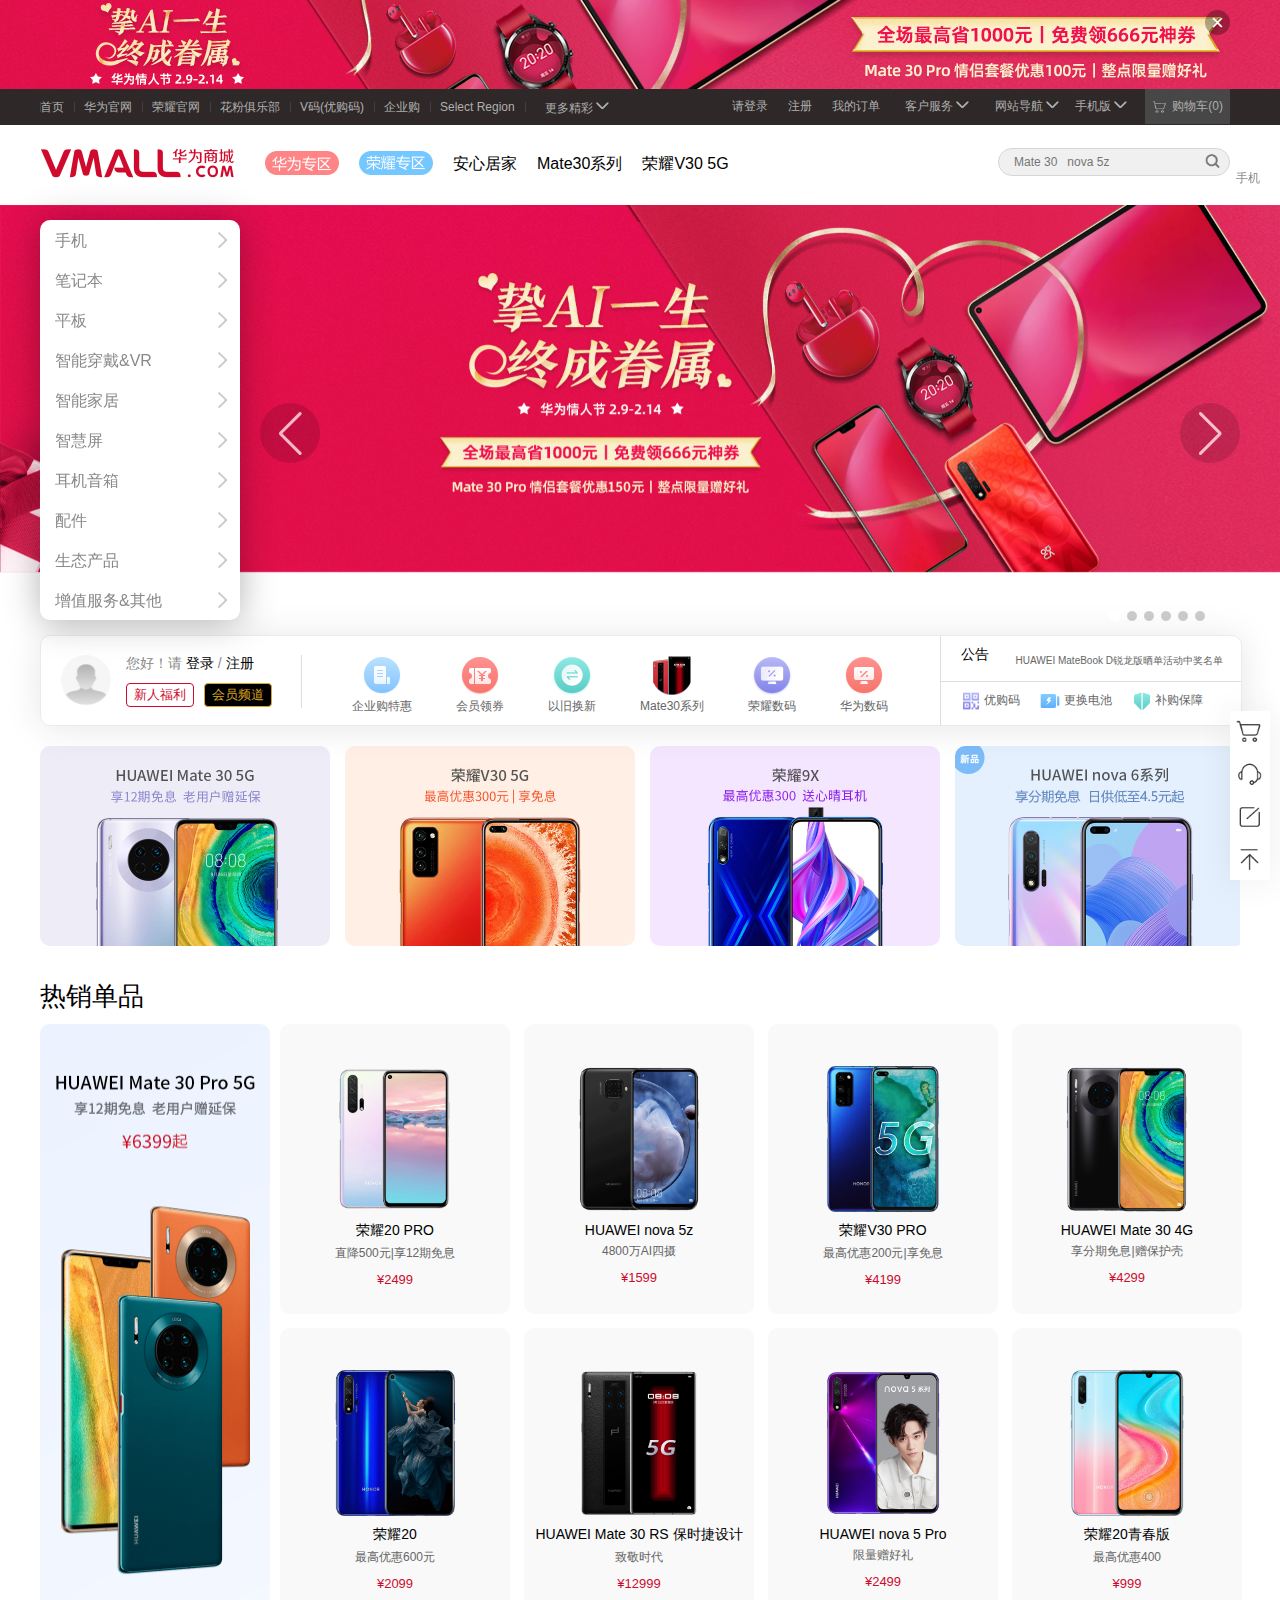
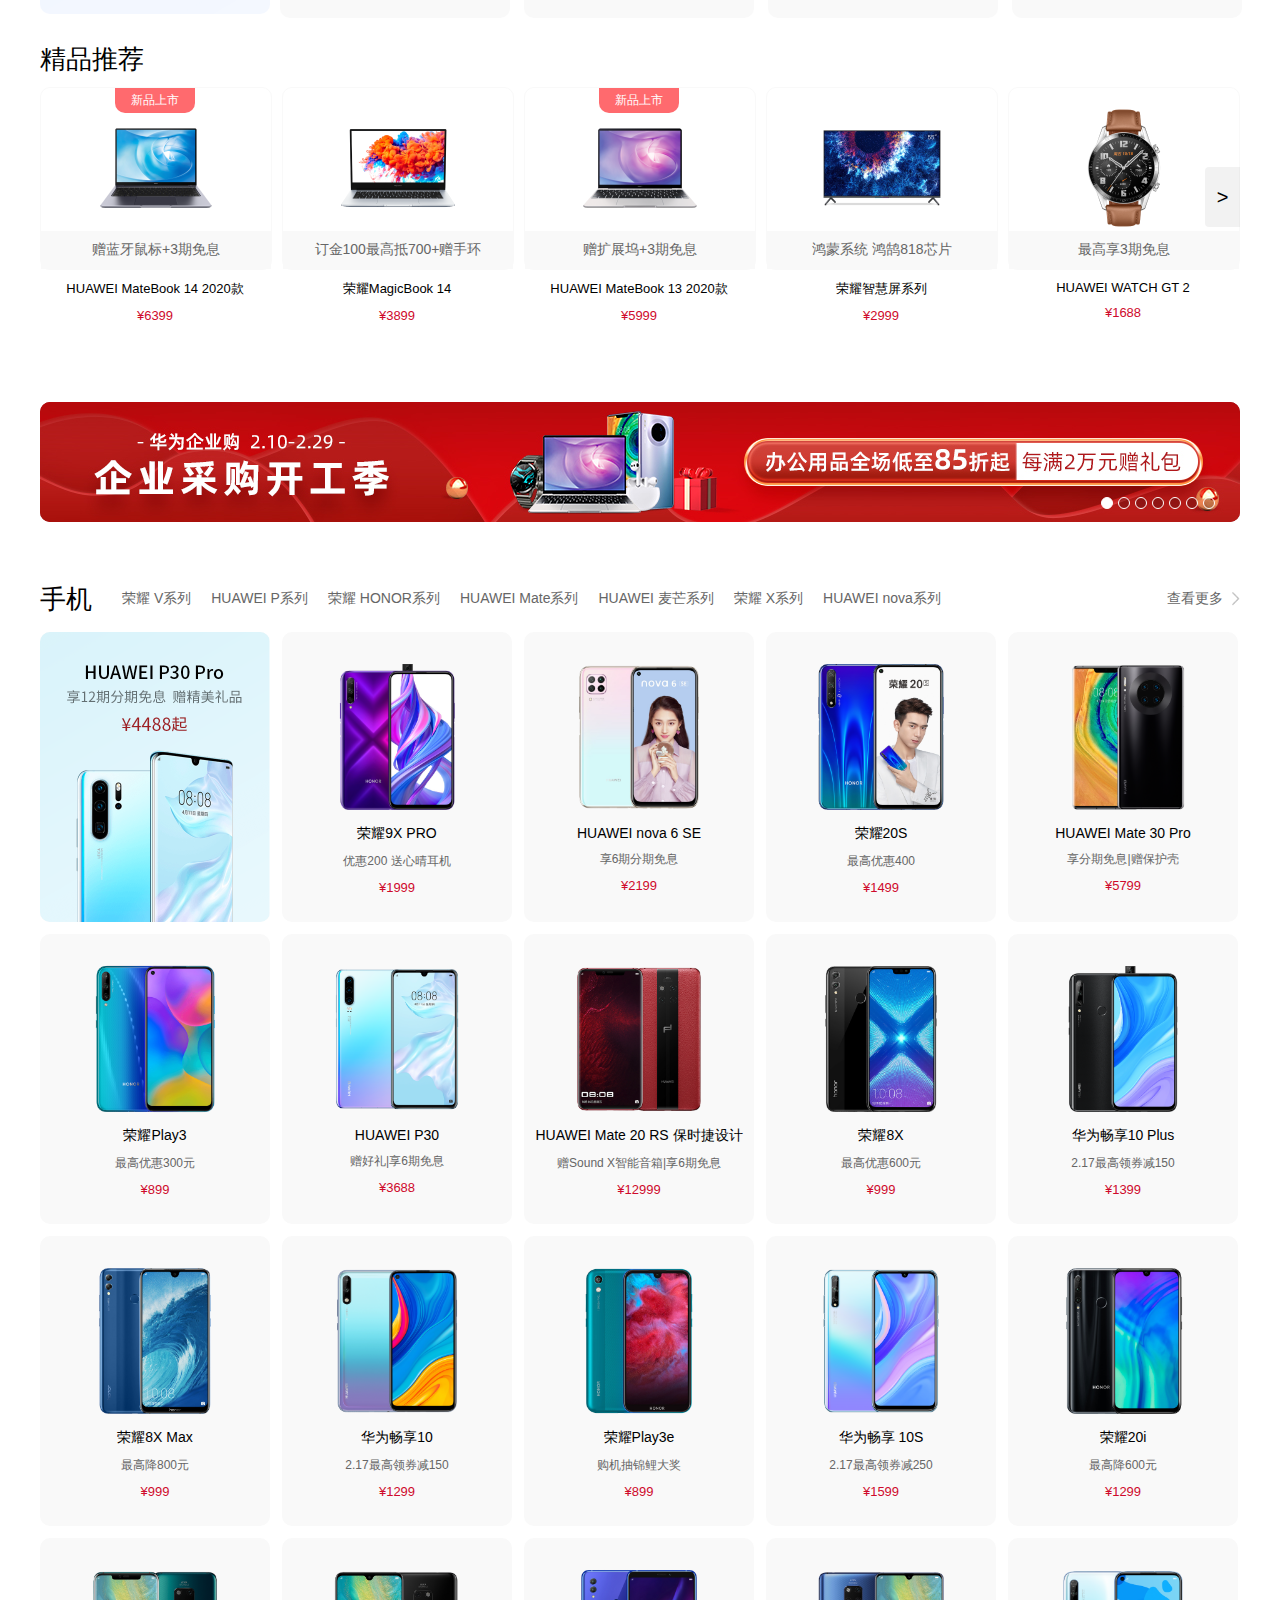
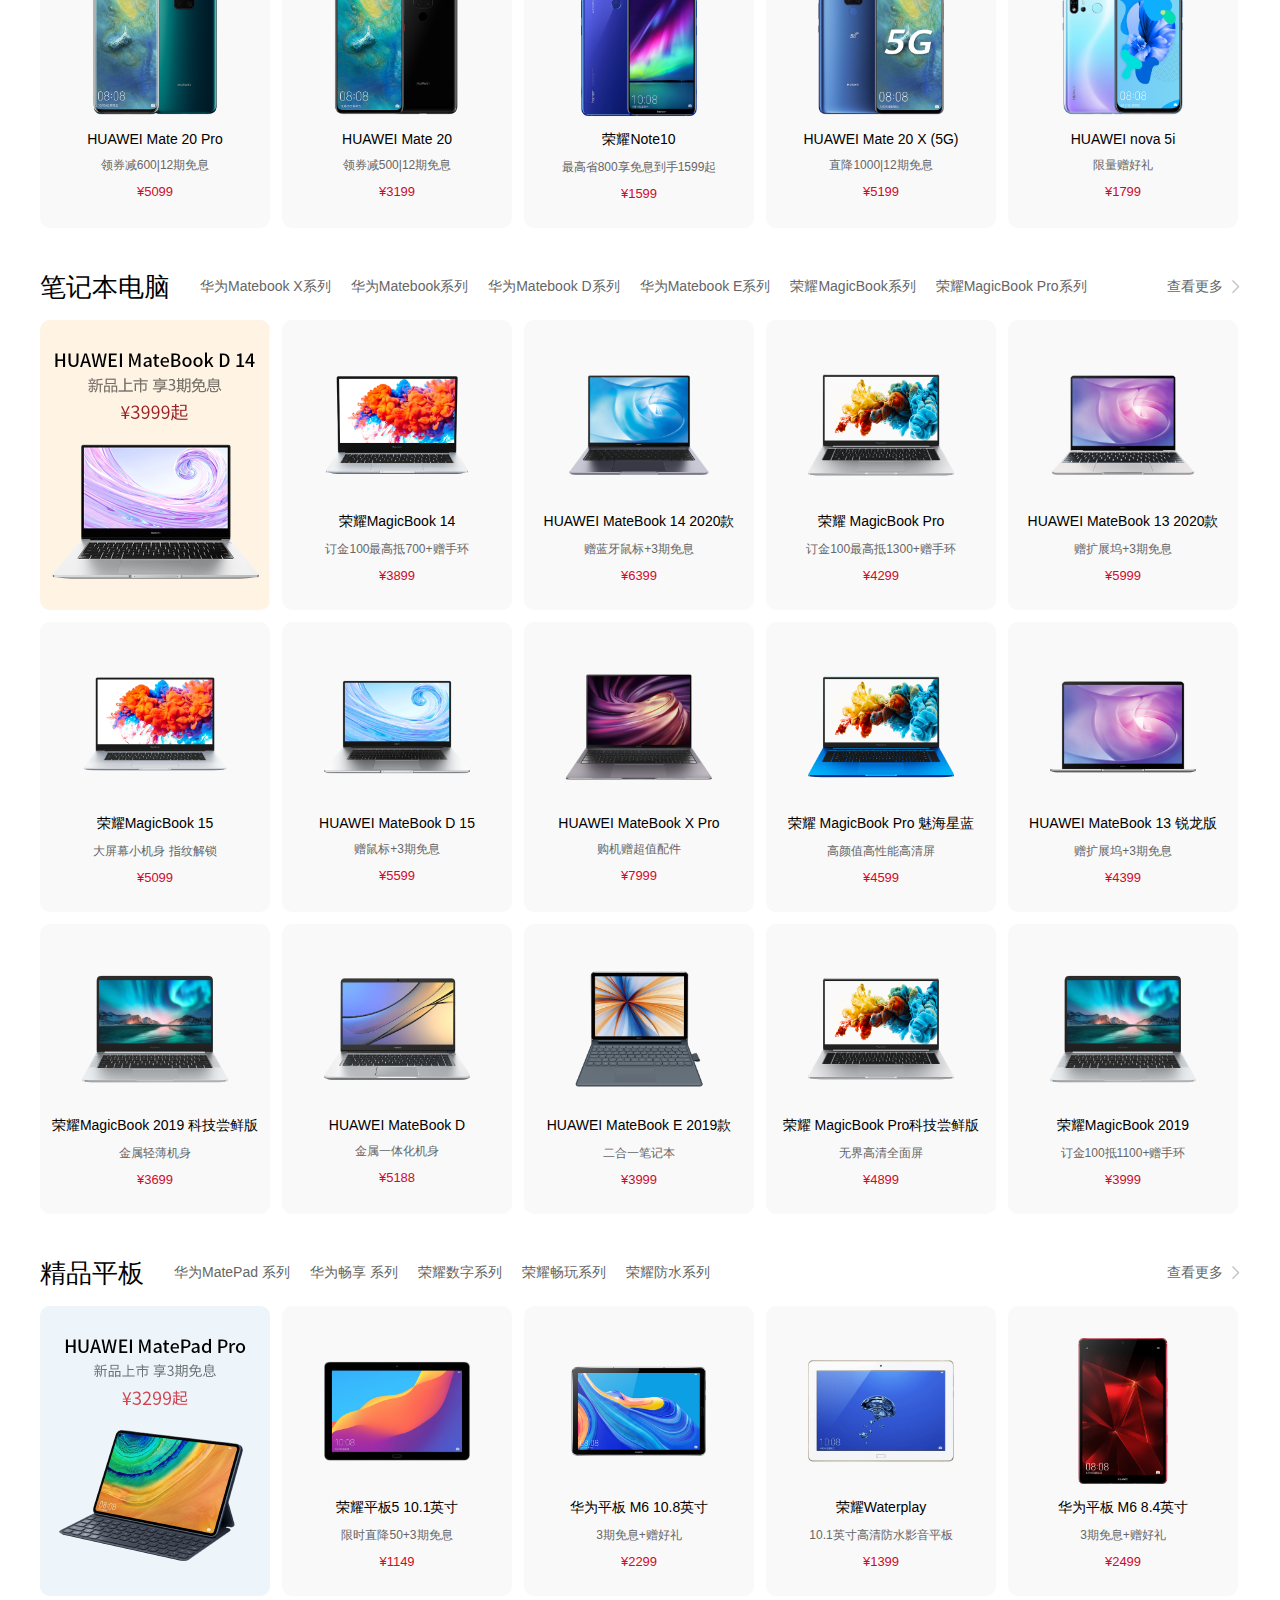
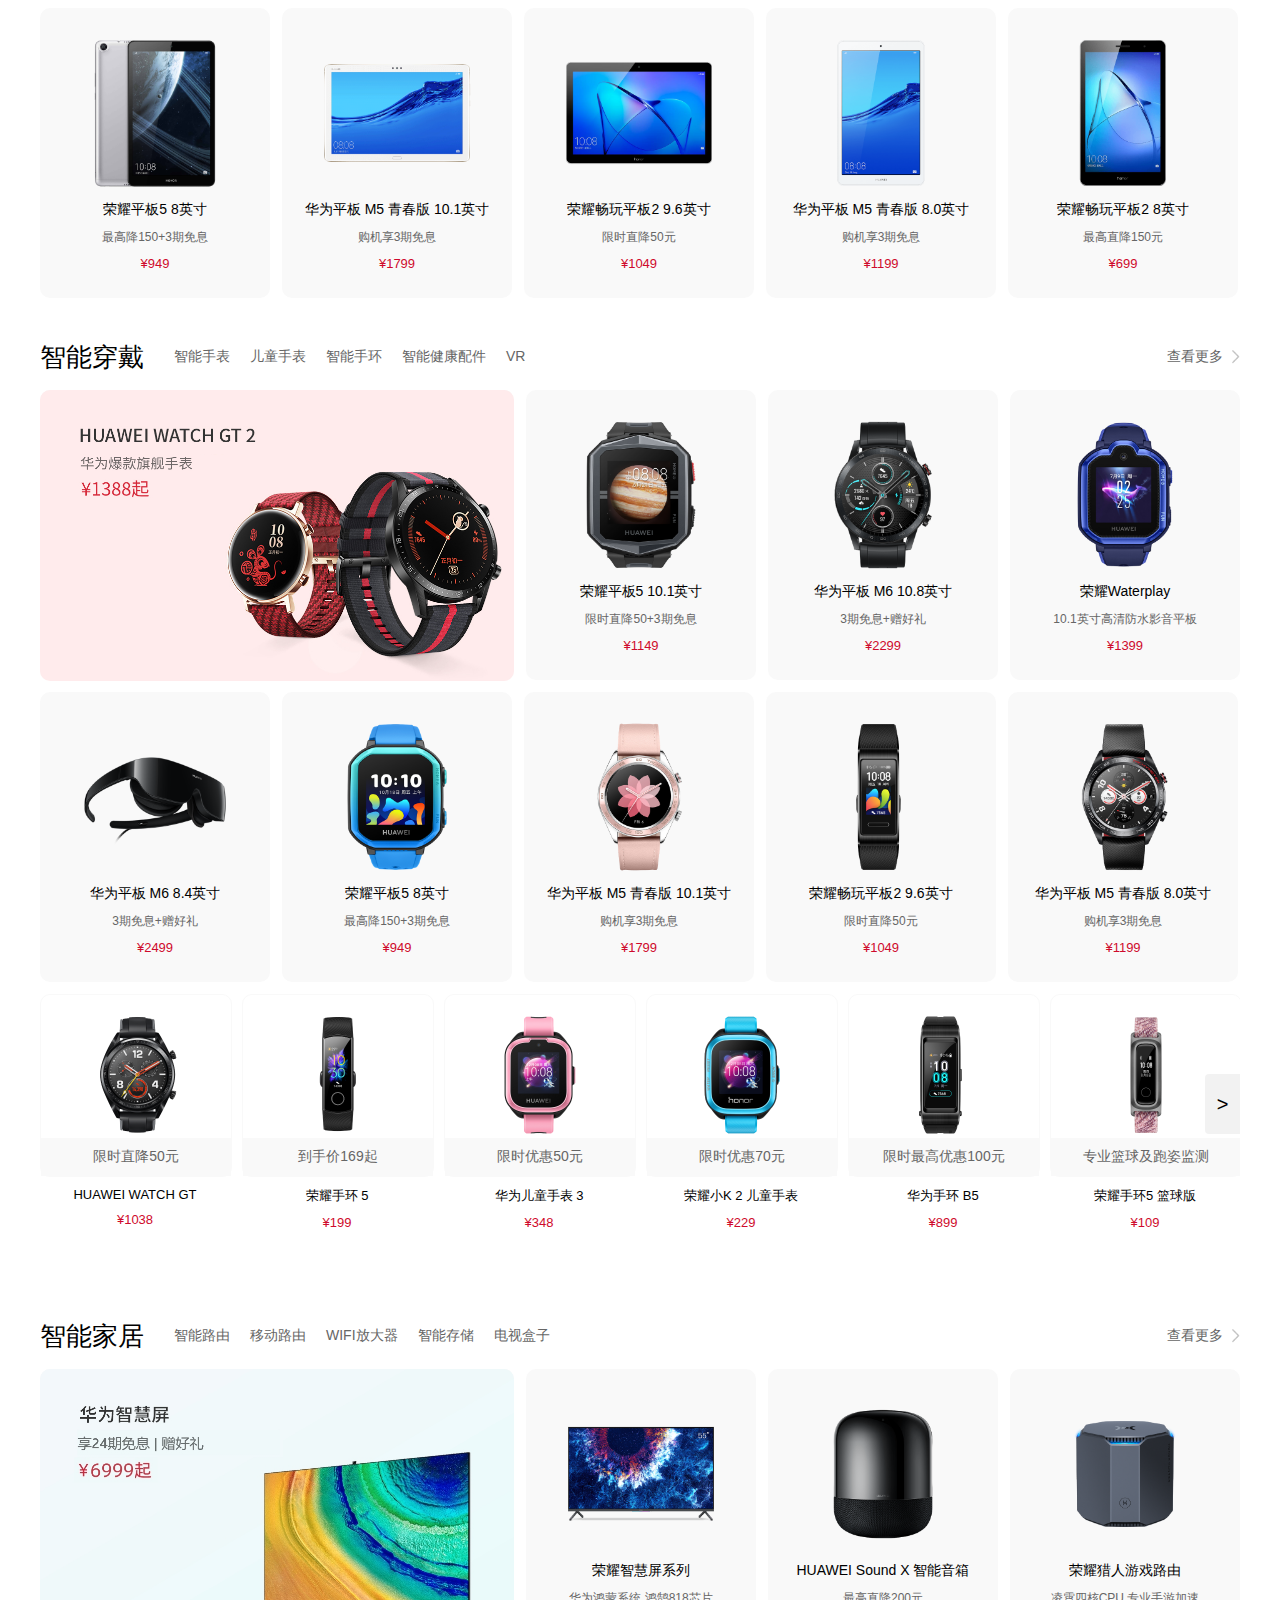
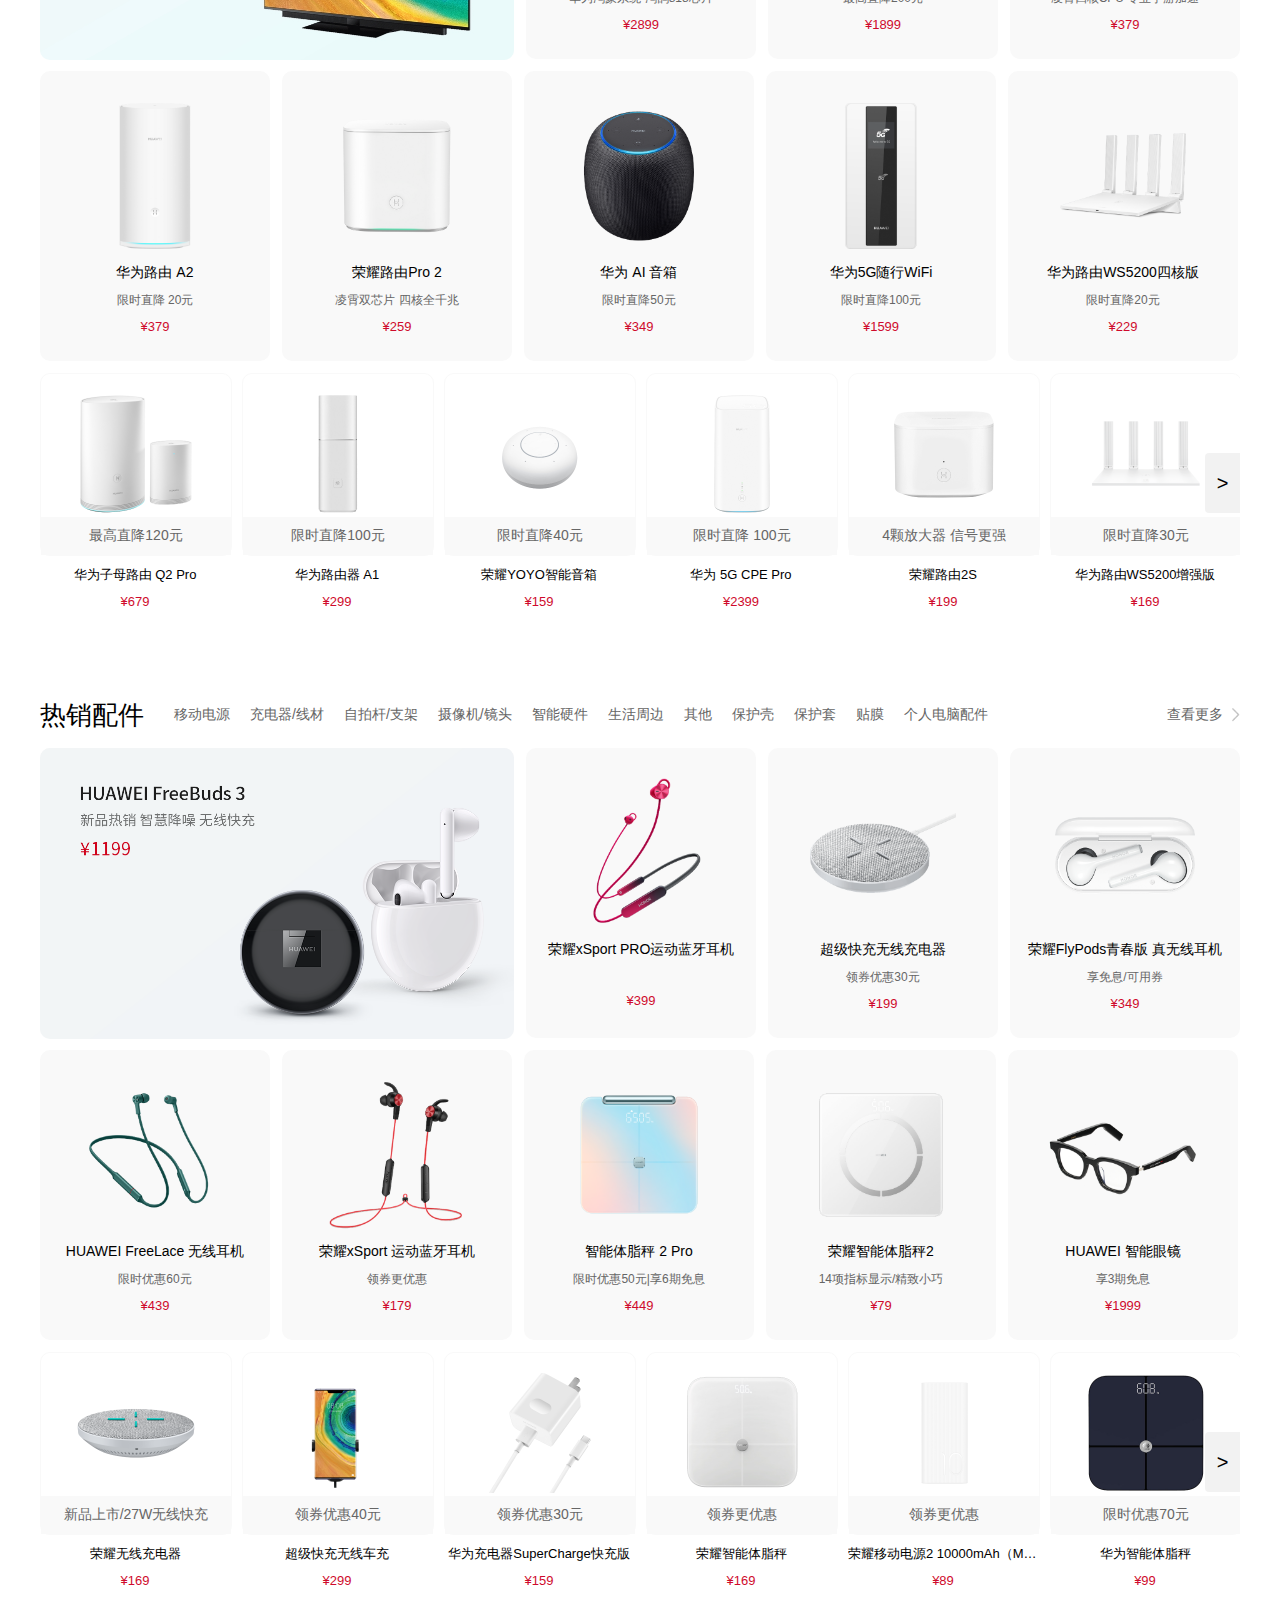
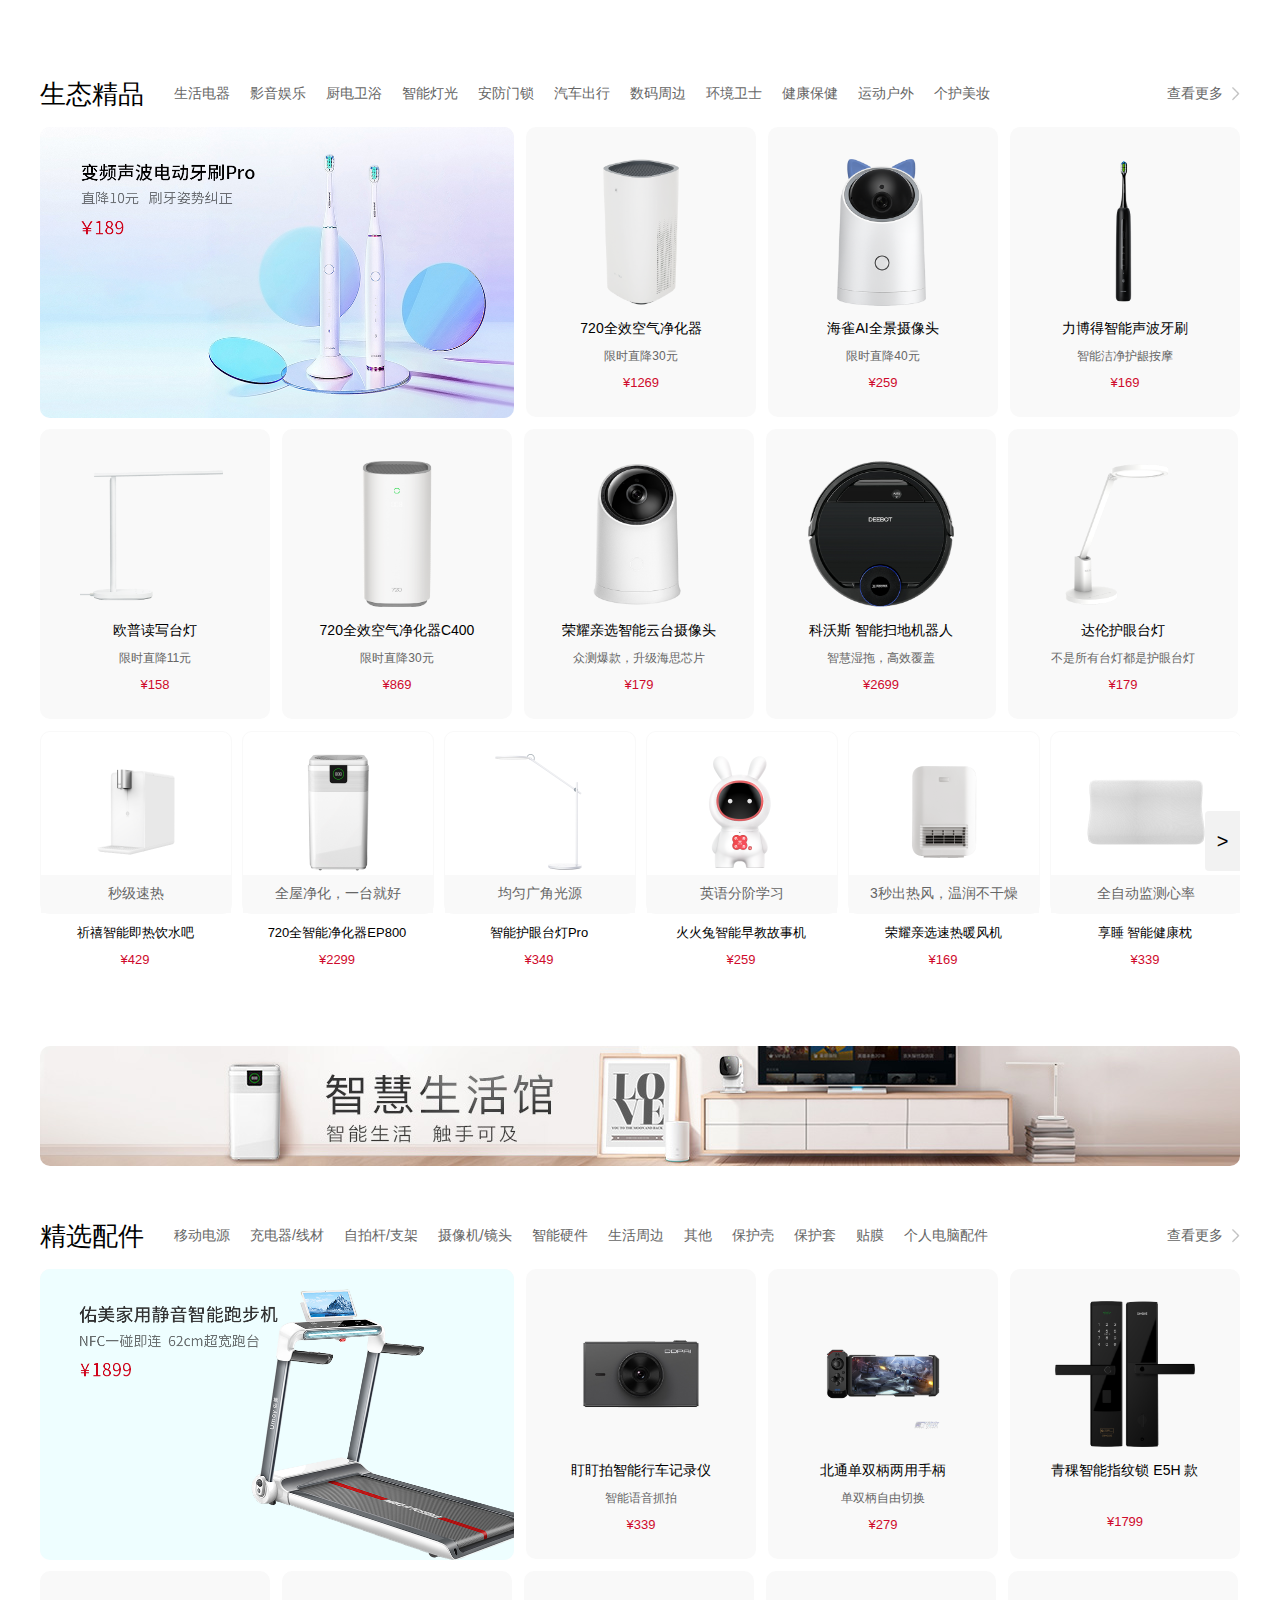
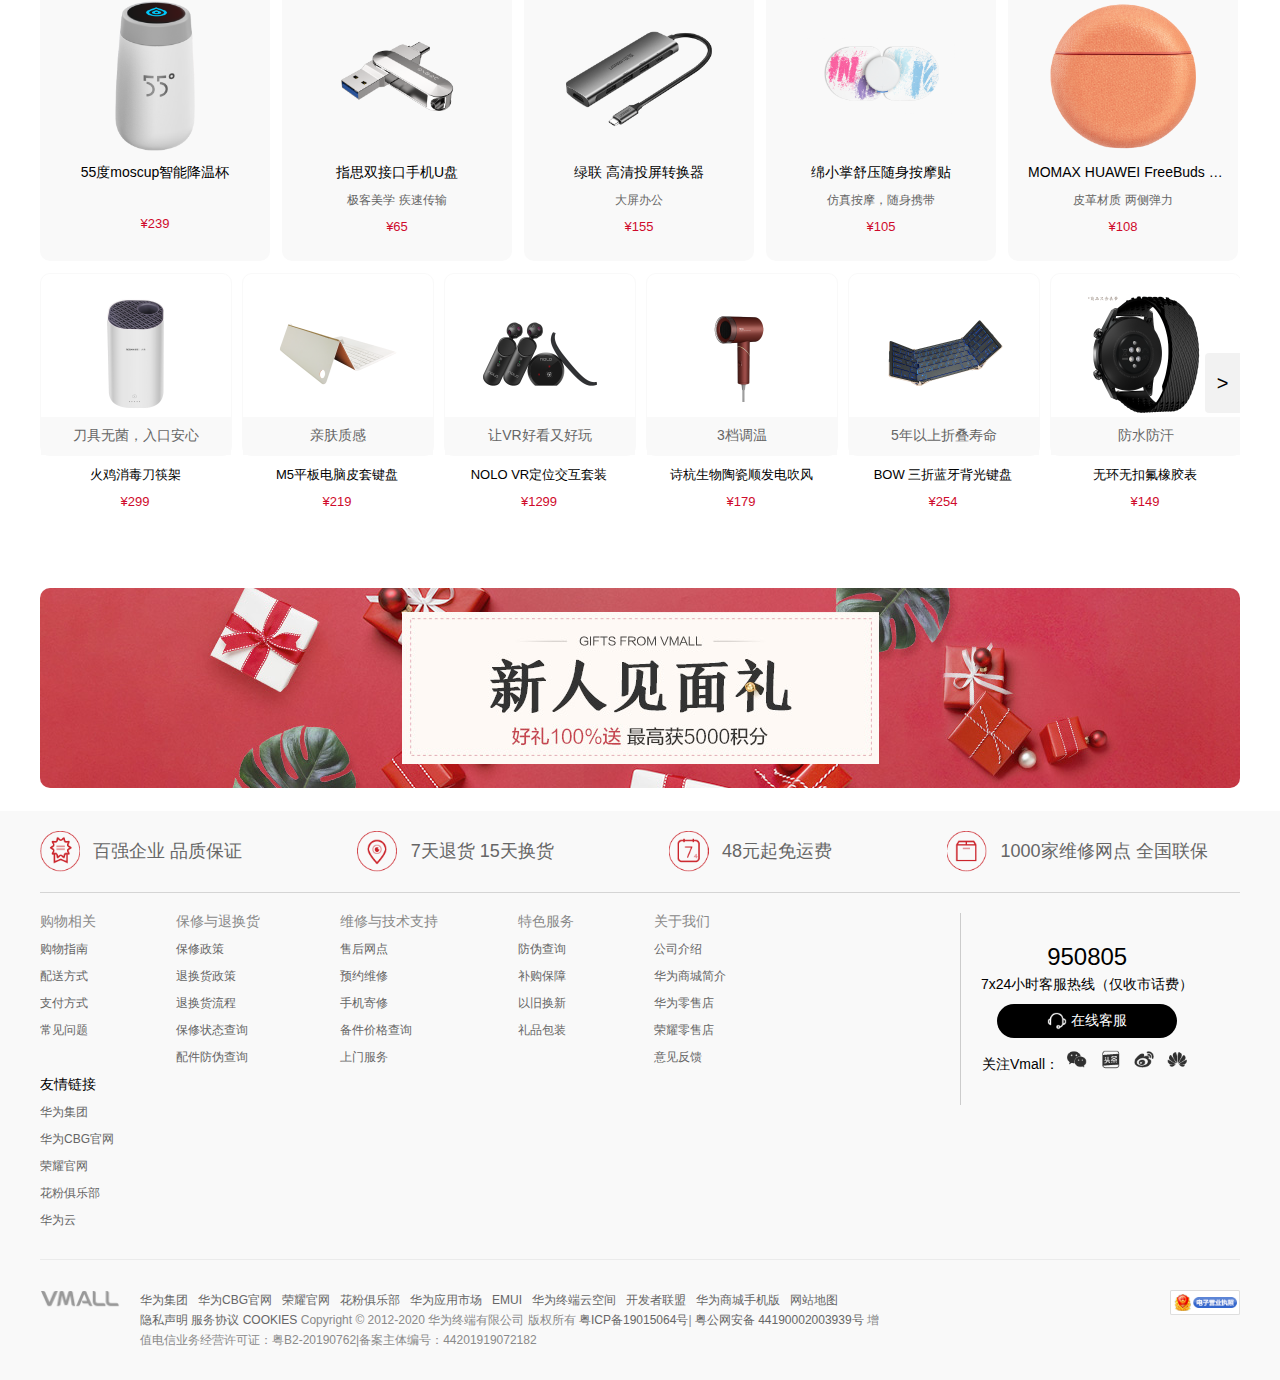
<file: index.html>
<!DOCTYPE html>
<html>
	<head>
		<meta charset="utf-8">
		<title></title>
		<link rel="stylesheet" type="text/css" href="css/reset.css" />
		<link rel="stylesheet" type="text/css" href="lib/swiper/css/swiper.min.css" />
		<link rel="stylesheet" type="text/css" href="css/index.css" />

	</head>
	<body>
		<!-- header  广告 -->
		<div class="header_adver">
			<!-- <img src="img/index/ia_100000003.jpg" class="header_adver" > -->
			<div class="container position_relative">
				<div class="close">
					×
				</div>
			</div>
		</div>
		<!-- header 头部 -->
		<div class="header">
			<!-- container 宽度是1200px -->
			<div class="container clearfix">
				<!-- 左侧顶部导航栏 -->
				<div class="left_nav fl">
					<ul class="clearfix">
						<li>
							<a href="#">首页</a>
						</li>
						<li>
							<a href="https://sale.vmall.com/honor.html">华为官网</a>
						</li>
						<li>
							<a href="https://www.honor.cn/">荣耀官网</a>
						</li>
						<li>
							<a href="https://club.huawei.com/">花粉俱乐部</a>
						</li>
						<li>
							<a href="#">V码(优购码)</a>
						</li>
						<li>
							<a href="https://company.vmall.com/">企业购</a>
						</li>
						<li>
							<a href="#">Select Region</a>
						</li>
						<li>
							<div class="dropdown position_relative">
								<div class="more shortcut">
									<a href="#" class="vertical">更多精彩</a>
									<i class="arrows_icon icon_arrow_black vertical"></i>
								</div>
								<div class="list">
									<div class="dropdown_more">
										<dl>
											<dt>
												<a href="https://consumer.huawei.com/cn/emui/">EMUI</a>
											</dt>
											<dt>
												<a href="https://appstore.huawei.com/">应用市场</a>
											</dt>
											<dt>
												<a href="https://cloud.huawei.com/">华为终端云空间</a>
											</dt>
											<dt>
												<a href="https://developer.huawei.com/cn/">开发者联盟</a>
											</dt>
										</dl>
									</div>
								</div>
							</div>
						</li>
					</ul>
				</div>
				<!-- 顶部右侧导航栏 -->
				<div class="right_nav fr">
					<ul class="clearfix">
						<li class="fl">
							<a href="login.html">请登录</a>
						</li>
						<li class="fl">
							<a href="register.html">注册</a>
						</li>
						<li class="fl">
							<a href="order.html">我的订单</a>
						</li>
						<li class="fl">
							<div class="service position_relative">
								<div class="text">
									<a href="#" class="vertical">客户服务</a>
									<div class="arrows_icon icon_arrow_black vertical"></div>
								</div>
								<div class="service_list">
									<div>
										<a href="https://www.vmall.com/help/index.html">服务中心</a>
									</div>
									<div>
										<a href="https://celia.consumer.huawei.com/vmall/#/?businessUUID=902d812b8bdb44e089e34544fb5d77e2&from=06">联系客服</a>
									</div>
								</div>
							</div>

						</li>
						<li class="fl">
							<div class="shop position_relative">
								<div class="shop_nav">
									<a href="#" class="vertical">网站导航</a>
									<div class="arrows_icon icon_arrow_black vertical"></div>
								</div>
								<div class="shop_list">
									<div class="navigation clearfix">
										<span class="login-icon">
											<a href="#">
												<i class="arrows_icon icon_home"></i>
												商城首页
											</a>
										</span>
										<!--频道-->
										<dl>
											<dt>
												频道
											</dt>
											<dd>
												<a href="https://www.vmall.com/huawei">
													华为专区
												</a>
											</dd>
											<dd>
												<a href="https://company.vmall.com/">
													企业购
												</a>
											</dd>
										</dl>
										<!--荣耀专区-->
										<dl>
											<dt>

											</dt>
											<dd>
												<a href="https://www.vmall.com/honor">
													荣耀专区
												</a>
											</dd>
										</dl>
										<!--产品-->
										<dl>
											<dt>
												产品
											</dt>
											<dd>
												<a href="sell_list.html">
													手机
												</a>
											</dd>
											<dd>
												<a href="sell_list.html">
													平板&笔记本
												</a>
											</dd>
											<dd>
												<a href="sell_list.html">
													智能穿戴
												</a>
											</dd>
										</dl>
										<!--智能家居-->
										<dl>
											<dt>

											</dt>
											<dd>
												<a href="sell_list.html">
													智能家居
												</a>
											</dd>
											<dd>
												<a href="sell_list.html">
													通用配件
												</a>
											</dd>
											<dd>
												<a href="sell_list.html">
													专属配件
												</a>
											</dd>
										</dl>
										<!--增值服务-->
										<dl>
											<dt>
												增值服务
											</dt>
											<dd>
												<a href="https://www.vmall.com/recycle">
													依旧换新
												</a>
											</dd>
											<dd>
												<a href="https://www.vmall.com/recycle">
													补够保障
												</a>
											</dd>
										</dl>
										<!--礼品包装-->
										<dl>
											<dt>

											</dt>
											<dd>
												<a href="https://www.vmall.com/recycle">
													礼品包装
												</a>
											</dd>
											<dd>
												<a href="https://www.vmall.com/recycle">
													一口价换电池
												</a>
											</dd>
										</dl>
										<!--会员-->
										<dl>
											<dt>
												会员
											</dt>
											<dd>
												<a href="https://www.vmall.com/privilege">
													会员频道
												</a>
											</dd>

										</dl>
									</div>
								</div>
							</div>

						</li>

						<li class="fl">
							<div class="phone position_relative">
								<div class="text">
									<a href="#">手机版</a>
									<div class="arrows_icon icon_arrow_black vertical"></div>
								</div>
								<div class="dropdown_list">
									<div class="app clearfix">
										<div class="img fl"><img src="./img/index/ia_100004572.png"></div>
										<div class="des fl">
											<p class="title">华为商城APP</p>
											<p>新人专享好礼</p>
											<p>最高5000积分</p>
										</div>
									</div>
									<div class="weixin clearfix">
										<div class="img fl"><img src="img/index/ia_100000363.jpg"></div>
										<div class="des fl">
											<p class="title">华为商城公众号</p>
											<p>扫一扫查看</p>
										</div>
									</div>
									<div class="weixin_shop clearfix">
										<div class="img fl"><img src="./img/index/ia_100004574.jpg"></div>
										<div class="des fl">
											<p class="title">华为微信小程序</p>
											<p>扫一扫查看</p>
										</div>
									</div>
								</div>
							</div>

						</li>
						<li class="fl">
							<div class="cart position_relative">
								<div class="text">
									<img src="img/index/shop_logo.png" class="vertical">
									<a href="cart.html" class="vertical">购物车(0)</a>
								</div>
								<div class="dropdown_cart">
									<div class="cart_list">
										<div><img src="./img/index/ia_100000000_52_02.png"></div>
										<p>您的购物车是空的，赶紧选购吧~</p>
									</div>
								</div>
							</div>
						</li>
					</ul>
				</div>
			</div>

		</div>
		<!-- logo -->
		<div class="logo_nav">
			<div class="container clearfix">
				<div class="logo_left fl">
					<ul class="clearfix">
						<li class="logo vertical">
							<a href="#">
								<img src="./img/index/ia_100000006.png">
							</a>
						</li>
						<li class="huawei vertical">
							<a href="https://www.vmall.com/huawei">
								<img src="./img/index/ia_100000007.png">
							</a>
						</li>
						<li class="glory vertical">
							<a href="https://www.vmall.com/honor">
								<img src="./img/index/ia_100000008.png">
							</a>
						</li>
						<li class="font vertical">
							<a href="https://sale.vmall.com/smarthome2020.html">安心居家</a>
						</li>
						<li class="font vertical">
							<a href="https://sale.vmall.com/hwmate.html">Mate30系列</a>
						</li>
						<li class="font vertical">
							<a href="sell_detail.html">荣耀V30 5G</a>
						</li>
					</ul>
				</div>
				<div class="input_right fr position_relative">
					<input type="text" placeholder="Mate 30   nova 5z" id="" value="" class="search" />
					<div class="search_logo">
						<img src="./img/index/ia_100000000_ser_03.png">
					</div>
					<div class="dropdown_search">
						<ul>
							<li class="title">
								热门搜索
							</li>
							<li>
								<a href="sell_detail.html">
									荣耀V30 5G
								</a>
							</li>
							<li>
								<a href="sell_detail.html">
									nova 6
								</a>
							</li>
							<li>
								<a href="sell_detail.html">
									荣耀20
								</a>
							</li>
							<li>
								<a href="sell_detail.html">
									荣耀9X
								</a>
							</li>
							<li>
								<a href="sell_detail.html">
									nova 6 SE
								</a>
							</li>
							<li>
								<a href="sell_detail.html">
									Freebuds 3
								</a>
							</li>
							<li>
								<a href="sell_detail.html">
									华为mete 30
								</a>
							</li>
							<li>
								<a href="sell_detail.html">
									华为mete 30 pro
								</a>
							</li>
						</ul>
					</div>
				</div>
			</div>
		</div>

		<!-- 轮播图 -->
		<div class="swiper-container">
			<div class="swiper-wrapper">
				<div class="swiper-slide">
					<a href="sell_detail.html">
						<img src="./img/index/ia_100000380.jpg">
					</a>
				</div>
				<div class="swiper-slide">
					<a href="sell_detail.html">
						<img src="./img/index/ia_100000381.jpg">
					</a>
				</div>
				<div class="swiper-slide">
					<a href="sell_detail.html">
						<img src="./img/index/ia_100000382.jpg">
					</a>
				</div>
				<div class="swiper-slide">
					<a href="sell_detail.html">
						<img src="./img/index/ia_100000383.jpg">
					</a>
				</div>
				<div class="swiper-slide">
					<a href="sell_detail.html">
						<img src="./img/index/ia_100000384.jpg">
					</a>
				</div>
				<div class="swiper-slide">
					<a href="sell_detail.html">
						<img src="./img/index/ia_100000385.jpg">
					</a>
				</div>
			</div>
			<!-- 如果需要分页器 -->
			<div class="swiper-pagination"></div>

		</div>
		<!-- 如果需要导航按钮 -->
		<div class="container position_relative">

			<div class="swiper-button-prev"></div>
			<div class="swiper-button-next"></div>
		</div>

		<!-- 遮盖栏  -->
		<div class="banner">
			<div class="container position_relative">
				<div class="banner_mask position_relative">
					<div class="box">
						<div class="list">
							<span class="item vertical">手机</span>
							<img src="./img/index/banner_next_02.png" class="next vertical" alt="">
						</div>
						<div class="hidenbox clearfix">
							<div class="left fl">
								<div>
									<a href="sell_list.html">
										<img src="./img/index/ia_100000009.png" class="img vertical" alt="">
										<span class="vertical">HUAWEI Mate系列</span>
									</a>
								</div>
								<div>
									<a href="sell_list.html">
										<img src="./img/index/ia_100000010.png" class="img vertical" alt="">
										<span class="vertical">HUAWEI P系列</span>
									</a>
								</div>
								<div>
									<a href="sell_list.html">
										<img src="./img/index/ia_100000011.png" class="img vertical" alt="">
										<span class="vertical">HUAWEI nova系列</span>
									</a>
								</div>
								<div>
									<a href="sell_list.html">
										<img src="./img/index/ia_100000012.png" class="img vertical" alt="">
										<span class="vertical">华为畅享系列</span>
									</a>
								</div>
								<div>
									<a href="sell_list.html">
										<img src="./img/index/ia_100000013.png" class="img vertical" alt="">
										<span class="vertical">HUAWEI 麦芒系列</span>
									</a>
								</div>
							</div>
							<div class="right fl">
								<div>
									<a href="sell_list.html">
										<img src="./img/index/ia_100000014.png" class="img vertical" alt="">
										<span class="vertical">荣耀 V系列</span>
									</a>
								</div>
								<div>
									<a href="sell_list.html">
										<img src="./img/index/ia_100000015.png" class="img vertical" alt="">
										<span class="vertical">荣耀 HONOR系列</span>
									</a>
								</div>
								<div>
									<a href="sell_list.html">
										<img src="./img/index/ia_100000016.png" class="img vertical" alt="">
										<span class="vertical">荣耀 X系列</span>
									</a>
								</div>
								<div>
									<a href="sell_list.html">
										<img src="./img/index/ia_100000017.png" class="img vertical" alt="">
										<span class="vertical">荣耀 Play系列</span>
									</a>
								</div>
								<div class="all">
									<a href="sell_list.html">
										<img src="./img/index/banner_next_02.png" class="vertical">
										<span class="des vertical">查看全部</span>
									</a>
								</div>
							</div>
						</div>
					</div>
					<div class="box">
						<div class="list">
							<span class="item vertical">笔记本</span>
							<img src="./img/index/banner_next_02.png" class="next vertical" alt="">
						</div>
						<div class="hidenbox clearfix">
							<div class="left fl">
								<div>
									<a href="sell_list.html">
										<img src="./img/index/ia_100000018.png" class="img vertical" alt="">
										<span class="vertical">华为Matebook X系列</span>
									</a>
								</div>
								<div>
									<a href="sell_list.html">
										<img src="./img/index/ia_100000019.png" class="img vertical" alt="">
										<span class="vertical">华为Matebook系列</span>
									</a>
								</div>
								<div>
									<a href="sell_list.html">
										<img src="./img/index/ia_100000020.png" class="img vertical" alt="">
										<span class="vertical">华为Matebook D系列</span>
									</a>
								</div>
								<div>
									<a href="sell_list.html">
										<img src="./img/index/ia_100000021.png" class="img vertical" alt="">
										<span class="vertical">华为Matebook E系列</span>
									</a>
								</div>
								<div>
									<a href="sell_list.html">
										<img src="./img/index/ia_100000022.png" class="img vertical" alt="">
										<span class="vertical">荣耀MagicBook系列</span>
									</a>
								</div>
							</div>
							<div class="right fl">
								<div>
									<a href="sell_list.html">
										<img src="./img/index/ia_100000023.png" class="img vertical" alt="">
										<span class="vertical">荣耀MagicBook Pro系列</span>
									</a>
								</div>
								<div class="all">
									<a href="sell_list.html">
										<img src="./img/index/banner_next_02.png" class="vertical">
										<span class="des vertical">查看全部</span>
									</a>
								</div>
							</div>
						</div>
					</div>
					<div class="box">
						<div class="list">
							<span class="item vertical">平板</span>
							<img src="./img/index/banner_next_02.png" class="next vertical" alt="">
						</div>
						<div class="hidenbox clearfix">
							<div class="left fl">
								<div>
									<a href="sell_list.html">
										<img src="./img/index/ia_100000024.png" class="img vertical" alt="">
										<span class="vertical">华为MatePad 系列</span>
									</a>
								</div>
								<div>
									<a href="sell_list.html">
										<img src="./img/index/ia_100000025.png" class="img vertical" alt="">
										<span class="vertical">华为畅享 系列</span>
									</a>
								</div>
								<div>
									<a href="sell_list.html">
										<img src="./img/index/ia_100000026.png" class="img vertical" alt="">
										<span class="vertical">荣耀数字系列</span>
									</a>
								</div>
								<div>
									<a href="sell_list.html">
										<img src="./img/index/ia_100000027.png" class="img vertical" alt="">
										<span class="vertical">荣耀畅玩系列</span>
									</a>
								</div>
								<div>
									<a href="sell_list.html">
										<img src="./img/index/ia_100000028.png" class="img vertical" alt="">
										<span class="vertical">荣耀防水系列</span>
									</a>
								</div>
							</div>
							<div class="right fl">
								<div class="all">
									<a href="sell_list.html">
										<img src="./img/index/banner_next_02.png" class="vertical">
										<span class="des vertical">查看全部</span>
									</a>
								</div>
							</div>
						</div>
					</div>
					<div class="box">
						<div class="list">
							<span class="item vertical">智能穿戴&VR</span>
							<img src="./img/index/banner_next_02.png" class="next vertical" alt="">
						</div>
						<div class="hidenbox clearfix">
							<div class="left fl">
								<div>
									<a href="sell_list.html">
										<img src="./img/index/ia_100000029.png" class="img vertical" alt="">
										<span class="vertical">智能手表</span>
									</a>
								</div>
								<div>
									<a href="sell_list.html">
										<img src="./img/index/ia_100000030.png" class="img vertical" alt="">
										<span class="vertical">儿童手表</span>
									</a>
								</div>
								<div>
									<a href="sell_list.html">
										<img src="./img/index/ia_100000031.png" class="img vertical" alt="">
										<span class="vertical">智能手环</span>
									</a>
								</div>
								<div>
									<a href="sell_list.html">
										<img src="./img/index/ia_100000032.png" class="img vertical" alt="">
										<span class="vertical">智能健康配件</span>
									</a>
								</div>
								<div>
									<a href="sell_list.html">
										<img src="./img/index/ia_100000033.png" class="img vertical" alt="">
										<span class="vertical">VR</span>
									</a>
								</div>
							</div>
							<div class="right fl">
								<div class="all">
									<a href="sell_list.html">
										<img src="./img/index/banner_next_02.png" class="vertical">
										<span class="des vertical">查看全部</span>
									</a>
								</div>
							</div>
						</div>
					</div>
					<div class="box">
						<div class="list">
							<span class="item vertical">智能家居</span>
							<img src="./img/index/banner_next_02.png" class="next vertical" alt="">
						</div>
						<div class="hidenbox clearfix">
							<div class="left fl">
								<div>
									<a href="sell_list.html">
										<img src="./img/index/ia_100000034.png" class="img vertical" alt="">
										<span class="vertical">智能路由</span>
									</a>
								</div>
								<div>
									<a href="sell_list.html">
										<img src="./img/index/ia_100000035.png" class="img vertical" alt="">
										<span class="vertical">移动路由</span>
									</a>
								</div>
								<div>
									<a href="sell_list.html">
										<img src="./img/index/ia_100000036.png" class="img vertical" alt="">
										<span class="vertical">智能音箱</span>
									</a>
								</div>
								<div>
									<a href="sell_list.html">
										<img src="./img/index/ia_100000037.png" class="img vertical" alt="">
										<span class="vertical">WIFI放大器</span>
									</a>
								</div>
								<div>
									<a href="sell_list.html">
										<img src="./img/index/ia_100000038.png" class="img vertical" alt="">
										<span class="vertical">智能存储</span>
									</a>
								</div>
							</div>
							<div class="right fl">
								<div>
									<a href="sell_list.html">
										<img src="./img/index/ia_100000039.png" class="img vertical" alt="">
										<span class="vertical">电视盒子</span>
									</a>
								</div>
								<div class="all">
									<a href="sell_list.html">
										<img src="./img/index/banner_next_02.png" class="vertical">
										<span class="des vertical">查看全部</span>
									</a>
								</div>
							</div>
						</div>
					</div>
					<div class="box">
						<div class="list">
							<span class="item vertical">智慧屏</span>
							<img src="./img/index/banner_next_02.png" class="next vertical" alt="">
						</div>
						<div class="hidenbox clearfix" style="width: 260px; right: -254px;">
							<div class="left fl">
								<div>
									<a href="sell_list.html">
										<img src="./img/index/ia_100000040.png" class="img vertical" alt="">
										<span class="vertical">华为智慧屏</span>
									</a>
								</div>
								<div>
									<a href="sell_list.html">
										<img src="./img/index/ia_100000041.png" class="img vertical" alt="">
										<span class="vertical">荣耀智慧屏</span>
									</a>
								</div>
								<div class="all">
									<a href="sell_list.html">
										<img src="./img/index/banner_next_02.png" class="vertical">
										<span class="des vertical">查看全部</span>
									</a>
								</div>
							</div>
						</div>
					</div>
					<div class="box">
						<div class="list">
							<span class="item vertical">耳机音箱</span>
							<img src="./img/index/banner_next_02.png" class="next vertical" alt="">
						</div>
						<div class="hidenbox clearfix">
							<div class="left fl">
								<div>
									<a href="sell_list.html">
										<img src="./img/index/ia_100000042.jpg" class="img vertical" alt="">
										<span class="vertical">真无线耳机</span>
									</a>
								</div>
								<div>
									<a href="sell_list.html">
										<img src="./img/index/ia_100000043.jpg" class="img vertical" alt="">
										<span class="vertical">有线耳机</span>
									</a>
								</div>
								<div>
									<a href="sell_list.html">
										<img src="./img/index/ia_100000044.jpg" class="img vertical" alt="">
										<span class="vertical">蓝牙耳机</span>
									</a>
								</div>
								<div>
									<a href="sell_list.html">
										<img src="./img/index/ia_100000045.png" class="img vertical" alt="">
										<span class="vertical">蓝牙音箱</span>
									</a>
								</div>
								<div>
									<a href="sell_list.html">
										<img src="./img/index/ia_100000046.png" class="img vertical" alt="">
										<span class="vertical">智能眼镜</span>
									</a>
								</div>
							</div>
							<div class="right fl">
								<div>
									<a href="sell_list.html">
										<img src="./img/index/ia_100000047.png" class="img vertical" alt="">
										<span class="vertical">智能音箱</span>
									</a>
								</div>
								<div class="all">
									<a href="sell_list.html">
										<img src="./img/index/banner_next_02.png" class="vertical">
										<span class="des vertical">查看全部</span>
									</a>
								</div>
							</div>
						</div>
					</div>
					<div class="box">


						<div class="list">
							<span class="item vertical">配件</span>
							<img src="./img/index/banner_next_02.png" class="next vertical" alt="">
						</div>
						<div class="hidenbox clearfix" style="width: 806px; right: -800px;">
							<div class="left fl">
								<div>
									<a href="sell_list.html">
										<img src="./img/index/ia_100000048.jpg" class="img vertical" alt="">
										<span class="vertical">移动电源</span>
									</a>
								</div>
								<div>
									<a href="sell_list.html">
										<img src="./img/index/ia_100000049.png" class="img vertical" alt="">
										<span class="vertical">充电器/线材</span>
									</a>
								</div>
								<div>
									<a href="sell_list.html">
										<img src="./img/index/ia_100000050.png" class="img vertical" alt="">
										<span class="vertical">自拍杆/支架</span>
									</a>
								</div>
								<div>
									<a href="sell_list.html">
										<img src="./img/index/ia_100000051.png" class="img vertical" alt="">
										<span class="vertical">摄像机/镜头</span>
									</a>
								</div>
								<div>
									<a href="sell_list.html">
										<img src="./img/index/ia_100000052.png" class="img vertical" alt="">
										<span class="vertical">智能硬件</span>
									</a>
								</div>
							</div>
							<div class="center fl">
								<div>
									<a href="sell_list.html">
										<img src="./img/index/ia_100000053.png" class="img vertical" alt="">
										<span class="vertical">生活周边</span>
									</a>
								</div>
								<div>
									<a href="sell_list.html">
										<img src="./img/index/ia_100000054.png" class="img vertical" alt="">
										<span class="vertical">保护壳</span>
									</a>
								</div>
								<div>
									<a href="sell_list.html">
										<img src="./img/index/ia_100000055.png" class="img vertical" alt="">
										<span class="vertical">保护套</span>
									</a>
								</div>
								<div>
									<a href="sell_list.html">
										<img src="./img/index/ia_100000056.png" class="img vertical" alt="">
										<span class="vertical">贴膜</span>
									</a>
								</div>
								<div>
									<a href="sell_list.html">
										<img src="./img/index/ia_100000057.png" class="img vertical" alt="">
										<span class="vertical">个人电脑配件</span>
									</a>
								</div>
							</div>
							<div class="right fl">
								<div>
									<a href="sell_list.html">
										<img src="./img/index/ia_100000058.png" class="img vertical" alt="">
										<span class="vertical">平板配件</span>
									</a>
								</div>
								<div>
									<a href="sell_list.html">
										<img src="./img/index/ia_100000059.png" class="img vertical" alt="">
										<span class="vertical">智慧屏配件</span>
									</a>
								</div>
								<div>
									<a href="sell_list.html">
										<img src="./img/index/ia_100000060.png" class="img vertical" alt="">
										<span class="vertical">电视盒子专属配件</span>
									</a>
								</div>
								<div>
									<a href="sell_list.html">
										<img src="./img/index/ia_100000061.png" class="img vertical" alt="">
										<span class="vertical">穿戴配件</span>
									</a>
								</div>
								<div class="all">
									<a href="sell_list.html">
										<img src="./img/index/banner_next_02.png" class="vertical">
										<span class="des vertical">查看全部</span>
									</a>
								</div>
							</div>
						</div>
					</div>
					<div class="box">
						<div class="list">
							<span class="item vertical">生态产品</span>
							<img src="./img/index/banner_next_02.png" class="next vertical" alt="">
						</div>
						<div class="hidenbox clearfix" style="width: 806px; right: -800px;">
							<div class="left fl">
								<div>
									<a href="sell_list.html">
										<img src="./img/index/ia_100004561.png" class="img vertical" alt="">
										<span class="vertical">HUAWEI Mate系列</span>
									</a>
								</div>
								<div>
									<a href="sell_list.html">
										<img src="./img/index/ia_100004562.png" class="img vertical" alt="">
										<span class="vertical">HUAWEI P系列</span>
									</a>
								</div>
								<div>
									<a href="sell_list.html">
										<img src="./img/index/ia_100004563.png" class="img vertical" alt="">
										<span class="vertical">HUAWEI nova系列</span>
									</a>
								</div>
								<div>
									<a href="sell_list.html">
										<img src="./img/index/ia_100004564.png" class="img vertical" alt="">
										<span class="vertical">华为畅享系列</span>
									</a>
								</div>
								<div>
									<a href="sell_list.html">
										<img src="./img/index/ia_100004565.png" class="img vertical" alt="">
										<span class="vertical">HUAWEI 麦芒系列</span>
									</a>
								</div>
							</div>
							<div class="center fl">
								<div>
									<a href="sell_list.html">
										<img src="./img/index/ia_100004566.png" class="img vertical" alt="">
										<span class="vertical">生活周边</span>
									</a>
								</div>
								<div>
									<a href="sell_list.html">
										<img src="./img/index/ia_100004567.png" class="img vertical" alt="">
										<span class="vertical">保护壳</span>
									</a>
								</div>
								<div>
									<a href="sell_list.html">
										<img src="./img/index/ia_100004568.png" class="img vertical" alt="">
										<span class="vertical">保护套</span>
									</a>
								</div>
								<div>
									<a href="sell_list.html">
										<img src="./img/index/ia_100004569.png" class="img vertical" alt="">
										<span class="vertical">贴膜</span>
									</a>
								</div>
								<div>
									<a href="sell_list.html">
										<img src="./img/index/ia_100004570.png" class="img vertical" alt="">
										<span class="vertical">个人电脑配件</span>
									</a>
								</div>
							</div>
							<div class="right fl">
								<div>
									<a href="sell_list.html">
										<img src="./img/index/ia_100004571.png" class="img vertical" alt="">
										<span class="vertical">荣耀 V系列</span>
									</a>
								</div>
								<div class="all">
									<a href="sell_list.html">
										<img src="./img/index/banner_next_02.png" class="vertical">
										<span class="des vertical">查看全部</span>
									</a>
								</div>
							</div>
						</div>
					</div>
					<div class="box">
						<div class="list">
							<span class="item vertical">增值服务&其他</span>
							<img src="./img/index/banner_next_02.png" class="next vertical" alt="">
						</div>
						<div class="hidenbox clearfix">
							<div class="left fl">
								<div>
									<a href="sell_list.html">
										<img src="./img/index/ia_100000073.png" class="img vertical" alt="">
										<span class="vertical">华为视频卡</span>
									</a>
								</div>
								<div>
									<a href="sell_list.html">
										<img src="./img/index/ia_100000074.png" class="img vertical" alt="">
										<span class="vertical">花币卡</span>
									</a>
								</div>
								<div>
									<a href="sell_list.html">
										<img src="./img/index/ia_100000075.png" class="img vertical" alt="">
										<span class="vertical">华为音乐卡</span>
									</a>
								</div>
								<div>
									<a href="sell_list.html">
										<img src="./img/index/ia_100000076.png" class="img vertical" alt="">
										<span class="vertical">华为云空间</span>
									</a>
								</div>
								<div>
									<a href="sell_list.html">
										<img src="./img/index/ia_100000077.png" class="img vertical" alt="">
										<span class="vertical">电池更换服务</span>
									</a>
								</div>
							</div>
							<div class="right fl">
								<div>
									<a href="sell_list.html">
										<img src="./img/index/ia_100000078.png" class="img vertical" alt="">
										<span class="vertical">服务器</span>
									</a>
								</div>
								<div>
									<a href="sell_list.html">
										<img src="./img/index/ia_100000079.png" class="img vertical" alt="">
										<span class="vertical">AI 计算平台</span>
									</a>
								</div>
								<div class="all">
									<a href="sell_list.html">
										<img src="./img/index/banner_next_02.png" class="vertical">
										<span class="des vertical">查看全部</span>
									</a>
								</div>
							</div>
						</div>
					</div>
				</div>
			</div>
		</div>

		<!-- 个人登录框  -->
		<div class="container">
			<div class="person clearfix position_relative">
				<div class="left clearfix fl">
					<div class="head fl">
						<img src="./img/index/ia_100000081.png">
					</div>
					<div class="text fl">
						<span>您好！请 <a href="login.html">登录</a> / <a href="register.html">注册</a></span>

						<div class="new_vip clearfix">
							<div class="new fl">
								<a href="https://sale.vmall.com/welcome.html">新人福利</a>
							</div>
							<div class="vip fl">
								<a href="https://www.vmall.com/privilege">会员频道</a>
							</div>
						</div>
					</div>
				</div>
				<div class="center fl">
					<ul class="clearfix">
						<li class="fl">
							<a href="https://company.vmall.com/">
								<img src="./img/index/ia_100000090_01.png" class="img">
								<div class="text">企业购特惠</div>
							</a>
						</li>
						<li class="fl">
							<a href="https://www.vmall.com/privilege">
								<img src="./img/index/ia_100000090_02.png" class="img">
								<div class="text">会员领券</div>
							</a>
						</li>
						<li class="fl">
							<a href="https://cppc.aihuishou.com/huaweicredit/">
								<img src="./img/index/ia_100000090_03.png" class="img">
								<div class="text">以旧换新</div>
							</a>
						</li>
						<li class="fl">
							<a href="sell_list.html">
								<img src="./img/index/ia_100000090_04.png" class="img">
								<div class="text">Mate30系列</div>
							</a>
						</li>
						<li class="fl">
							<a href="sell_list.html">
								<img src="./img/index/ia_100000090_05.png" class="img">
								<div class="text">荣耀数码</div>
							</a>
						</li>
						<li class="fl">
							<a href="sell_list.html">
								<img src="./img/index/ia_100000090_06.png" class="img">
								<div class="text">华为数码</div>
							</a>
						</li>
					</ul>
				</div>
				<div class="right fr">
					<div class="notice position_relative overflow_cut">
						<span>公告</span>
						<ul class="list">
							<a href="#">
								<li>HUAWEI MateBook D锐龙版晒单活动中奖名单</li>
							</a>
							<a href="#">
								<li>以旧换新疫情期间服务公告</li>
							</a>
							<a href="#">
								<li>华为商城选品试用活动详细规则</li>
							</a>
							<a href="#">
								<li>华为智慧生活节活动公告</li>
							</a>
							<a href="#">
								<li>荣耀暖春行动活动公告</li>
							</a>
							<a href="#">
								<li>积分翻倍月活动公告</li>
							</a>
						</ul>
					</div>
					<div class="logo">
						<ul class="clearfix">
							<li class="fl">
								<a href="user_center.html">
									<img src="./img/index/ia_100000090_09.png" class="right_logo vertical">
									<span class="vertical">优购码</span>
								</a>
							</li>
							<li class="fl">
								<a href="user_center.html">
									<img src="./img/index/ia_100000090_11.png" class="right_logo vertical">
									<span class="vertical">更换电池</span>
								</a>
							</li>
							<li class="fl">
								<a href="user_center.html">
									<img src="./img/index/ia_100000090_13.png" class="right_logo vertical">
									<span class="vertical">补购保障</span>
								</a>
							</li>
						</ul>
					</div>
				</div>
			</div>
		</div>

		<!-- 图片栏目一 -->
		<div class="container overflow_cut">
			<ul class="photos clearfix">
				<li class="fl">
					<a href="sell_detail.html">
						<img src="./img/index/ia_100000091.png" alt="">
					</a>
				</li>
				<li class="fl">
					<a href="sell_detail.html">
						<img src="./img/index/ia_100000092.jpg" alt="">
					</a>
				</li>
				<li class="fl">
					<a href="sell_detail.html">
						<img src="./img/index/ia_100000093.jpg" alt="">
					</a>
				</li>
				<li class="fl">
					<a href="sell_detail.html">
						<img src="./img/index/ia_100000094.jpg" alt="">
					</a>
				</li>
			</ul>
		</div>

		<!-- 热销产品 -->
		<div class="container">
			<div class="item_title">
				热销单品
			</div>
			<div class="hot_photos clearfix">
				<div class="left_ph fl">
					<img src="./img/index/ia_100000095.png">
				</div>

				<div class="right_ph fl">
					<ul class="clearfix overflow_cut">
						<li class="fl">
							<a href="sell_detail.html">
								<div class="item">
									<img src="./img/index/ia_100000096.png">
									<div class="title">荣耀20 PRO</div>
									<p class="desc">直降500元|享12期免息</p>
									<p class="price">¥2499</p>
								</div>
							</a>
						</li>
						<li class="fl">
							<a href="sell_detail.html">
								<div class="item">
									<img src="./img/index/ia_100000097.png">
									<div class="title">HUAWEI nova 5z</div>
									<p class="desc">4800万AI四摄</p>
									<p class="price">¥1599</p>
								</div>
							</a>
						</li>
						<li class="fl">
							<a href="sell_detail.html">
								<div class="item">
									<img src="./img/index/ia_100000098.png">
									<div class="title">荣耀V30 PRO</div>
									<p class="desc">最高优惠200元|享免息</p>
									<p class="price">¥4199</p>
								</div>
							</a>
						</li>
						<li class="fl">
							<a href="sell_detail.html">
								<div class="item">
									<img src="./img/index/ia_100000099.png">
									<div class="title">HUAWEI Mate 30 4G</div>
									<p class="desc">享分期免息|赠保护壳</p>
									<p class="price">¥4299</p>
								</div>
							</a>
						</li>
						<li class="fl">
							<a href="sell_detail.html">
								<div class="item">
									<img src="./img/index/ia_100000100.png">
									<div class="title">荣耀20</div>
									<p class="desc">最高优惠600元</p>
									<p class="price">¥2099</p>
								</div>
							</a>
						</li>
						<li class="fl">
							<a href="sell_detail.html">
								<div class="item">
									<img src="./img/index/ia_100000101.png">
									<div class="title">HUAWEI Mate 30 RS 保时捷设计</div>
									<p class="desc">致敬时代</p>
									<p class="price">¥12999</p>
								</div>
							</a>
						</li>
						<li class="fl">
							<a href="sell_detail.html">
								<div class="item">
									<img src="./img/index/ia_100000102.png">
									<div class="title">HUAWEI nova 5 Pro</div>
									<p class="desc">限量赠好礼</p>
									<p class="price">¥2499</p>
								</div>
							</a>
						</li>
						<li class="fl">
							<a href="sell_detail.html">
								<div class="item">
									<img src="./img/index/ia_100000103.png">
									<div class="title">荣耀20青春版</div>
									<p class="desc">最高优惠400</p>
									<p class="price">¥999</p>
								</div>
							</a>
						</li>
					</ul>
				</div>


			</div>
		</div>

		<!-- 精品推荐 -->
		<div class="container">
			<div class="item_title">
				精品推荐
			</div>
			<div class="recom_list overflow_cut position_relative">
				<!-- 后退箭头 -->
				<div class="back">
					&lt;
				</div>
				<!-- 商品列表 -->
				<ul class="recom_nav clearfix">
					<li class="fl">
						<a href="sell_detail.html">
							<div class="recom_item">
								<div class="pto position_relative">
									<div class="new_mask">新品上市</div>
									<img src="./img/index/ia_100000104.png">
									<div class="desc">赠蓝牙鼠标+3期免息 </div>
								</div>
								<div class="title">HUAWEI MateBook 14 2020款</div>
								<div class="price">¥6399</div>
							</div>
						</a>
					</li>

					<li class="fl">
						<a href="sell_detail.html">
							<div class="recom_item">
								<div class="pto">
									<img src="./img/index/ia_100000105.png">
									<div class="desc">订金100最高抵700+赠手环 </div>
								</div>
								<div class="title">荣耀MagicBook 14</div>
								<div class="price">¥3899</div>
							</div>
						</a>
					</li>

					<li class="fl">
						<a href="sell_detail.html">
							<div class="recom_item">
								<div class="pto position_relative">
									<div class="new_mask">新品上市</div>
									<img src="./img/index/ia_100000106.png">
									<div class="desc">赠扩展坞+3期免息 </div>
								</div>
								<div class="title">HUAWEI MateBook 13 2020款</div>
								<div class="price">¥5999</div>
							</div>
						</a>
					</li>

					<li class="fl">
						<a href="sell_detail.html">
							<div class="recom_item">
								<div class="pto">
									<img src="./img/index/ia_100000107.png">
									<div class="desc">鸿蒙系统 鸿鹄818芯片 </div>
								</div>
								<div class="title">荣耀智慧屏系列</div>
								<div class="price">¥2999</div>
							</div>
						</a>
					</li>

					<li class="fl">
						<a href="sell_detail.html">
							<div class="recom_item">
								<div class="pto">
									<img src="./img/index/ia_100000108.png">
									<div class="desc">最高享3期免息 </div>
								</div>
								<div class="title">HUAWEI WATCH GT 2</div>
								<div class="price">¥1688</div>
							</div>
						</a>
					</li>

					<li class="fl">
						<a href="sell_detail.html">
							<div class="recom_item">
								<div class="pto position_relative">
									<div class="date_mask">分期商品</div>
									<img src="./img/index/ia_100000109.png">
									<div class="desc">升降式AI摄像头 </div>
								</div>
								<div class="title">华为智慧屏</div>
								<div class="price">¥6999</div>
							</div>
						</a>
					</li>

					<li class="fl">
						<a href="sell_detail.html">
							<div class="recom_item">
								<div class="pto">
									<img src="./img/index/ia_100000110.png">
									<div class="desc">赠鼠标+3期免息 </div>
								</div>
								<div class="title">HUAWEI MateBook D 14</div>
								<div class="price">¥5499</div>
							</div>
						</a>
					</li>

					<li class="fl">
						<a href="sell_detail.html">
							<div class="recom_item">
								<div class="pto position_relative">
									<div class="hotshop_mask">爆款</div>
									<img src="./img/index/ia_100000111.png">
									<div class="desc">Mate家族 旗舰平板 </div>
								</div>
								<div class="title">HUAWEI MatePad Pro</div>
								<div class="price">¥3299</div>
							</div>
						</a>
					</li>

					<li class="fl">
						<a href="sell_detail.html">
							<div class="recom_item">
								<div class="pto">
									<img src="./img/index/ia_100000112.png">
									<div class="desc">赠扩展坞+3期免息 </div>
								</div>
								<div class="title">HUAWEI MateBook 13</div>
								<div class="price">¥4699</div>
							</div>
						</a>
					</li>

					<li class="fl">
						<a href="sell_detail.html">
							<div class="recom_item">
								<div class="pto">
									<img src="./img/index/ia_100000113.png">
									<div class="desc">最高优惠50 享12期免息 </div>
								</div>
								<div class="title">HONOR MagicWatch 2</div>
								<div class="price">暂无报价</div>
							</div>
						</a>
					</li>
				</ul>

				<!-- 前进箭头 -->
				<div class="next">
					&gt;
				</div>
			</div>
		</div>


		<!-- 广告轮播图 -->
		<div class="adver container">
			<div class="swiper-container">
				<div class="swiper-wrapper">
					<div class="swiper-slide">
						<a href="sell_detail.html">
							<img src="./img/index/ia_100000177.jpg">
						</a>
					</div>
					<div class="swiper-slide">
						<a href="sell_detail.html">
							<img src="./img/index/ia_100000178.jpg">
						</a>
					</div>
					<div class="swiper-slide">
						<a href="sell_detail.html">
							<img src="./img/index/ia_100000179.jpg">
						</a>
					</div>
					<div class="swiper-slide">
						<a href="sell_detail.html">
							<img src="./img/index/ia_100000180.jpg">
						</a>
					</div>
					<div class="swiper-slide">
						<a href="sell_detail.html">
							<img src="./img/index/ia_100000181.jpg">
						</a>
					</div>
					<div class="swiper-slide">
						<a href="sell_detail.html">
							<img src="./img/index/ia_100000182.jpg">
						</a>
					</div>
					<div class="swiper-slide">
						<a href="sell_detail.html">
							<img src="./img/index/ia_100000183.jpg">
						</a>
					</div>
				</div>
				<!-- 如果需要分页器 -->
				<div class="swiper-pagination"></div>
			</div>
		</div>


		<!-- 手机专区 -->
		<div class="container">
			<div class="HuaWei_phone clearfix">
				<div class="text">
					<div class="item_title fl">
						手机
					</div>
					<ul class="list clearfix fl">
						<li class="fl">
							<a href="sell_list.html">
								荣耀 V系列
							</a>
						</li>
						<li class="fl">
							<a href="sell_list.html">
								HUAWEI P系列
							</a>
						</li>
						<li class="fl">
							<a href="sell_list.html">
								荣耀 HONOR系列
							</a>
						</li>
						<li class="fl">
							<a href="sell_list.html">
								HUAWEI Mate系列
							</a>
						</li>
						<li class="fl">
							<a href="sell_list.html">
								HUAWEI 麦芒系列
							</a>
						</li>
						<li class="fl">
							<a href="sell_list.html">
								荣耀 X系列
							</a>
						</li>
						<li class="fl">
							<a href="sell_list.html">
								HUAWEI nova系列
							</a>
						</li>
					</ul>
					<div class="more fr">
						<a href="sell_list.html" class="vertical">查看更多</a>
						<img src="./img/index/banner_next_02.png" class="vertical">
					</div>

				</div>

				<div class="item">
					<ul class="clearfix overflow_cut">
						<li class="fl">
							<a href="sell_list.html">
								<img src="./img/index/ia_100000184.png" class="firstimg">
							</a>
						</li>
						<li class="fl">
							<a href="sell_detail.html">
								<img src="./img/index/ia_100000185.png" class="img">
								<div class="name">荣耀9X PRO</div>
								<div class="des">优惠200 送心晴耳机 </div>
								<div class="price">¥1999</div>
							</a>
						</li>
						<li class="fl">
							<a href="sell_detail.html">
								<img src="./img/index/ia_100000186.png" class="img">
								<div class="name">HUAWEI nova 6 SE</div>
								<div class="des">享6期分期免息 </div>
								<div class="price">¥2199</div>
							</a>

						</li>
						<li class="fl">
							<a href="sell_detail.html">
								<img src="./img/index/ia_100000187.png" class="img">
								<div class="name">荣耀20S</div>
								<div class="des">最高优惠400 </div>
								<div class="price">¥1499</div>
							</a>

						</li>
						<li class="fl">
							<a href="sell_detail.html">
								<img src="./img/index/ia_100000188.png" class="img">
								<div class="name">HUAWEI Mate 30 Pro</div>
								<div class="des">享分期免息|赠保护壳 </div>
								<div class="price">¥5799</div>
							</a>

						</li>
						<li class="fl">
							<a href="sell_detail.html">
								<img src="./img/index/ia_100000189.png" class="img">
								<div class="name">荣耀Play3</div>
								<div class="des">最高优惠300元 </div>
								<div class="price">¥899</div>
							</a>

						</li>
						<li class="fl">
							<a href="sell_detail.html">
								<img src="./img/index/ia_100000190.png" class="img">
								<div class="name">HUAWEI P30</div>
								<div class="des">赠好礼|享6期免息 </div>
								<div class="price">¥3688</div>
							</a>

						</li>
						<li class="fl">
							<a href="sell_detail.html">
								<img src="./img/index/ia_100000191.png" class="img">
								<div class="name">HUAWEI Mate 20 RS 保时捷设计</div>
								<div class="des">赠Sound X智能音箱|享6期免息 </div>
								<div class="price">¥12999</div>
							</a>

						</li>
						<li class="fl">
							<a href="sell_detail.html">
								<img src="./img/index/ia_100000192.png" class="img">
								<div class="name">荣耀8X</div>
								<div class="des">最高优惠600元 </div>
								<div class="price">¥999</div>
							</a>

						</li>
						<li class="fl">
							<a href="sell_detail.html">
								<img src="./img/index/ia_100000193.png" class="img">
								<div class="name">华为畅享10 Plus</div>
								<div class="des">2.17最高领券减150 </div>
								<div class="price">¥1399</div>
							</a>

						</li>
						<li class="fl">
							<a href="sell_detail.html">
								<img src="./img/index/ia_100000194.png" class="img">
								<div class="name">荣耀8X Max</div>
								<div class="des">最高降800元 </div>
								<div class="price">¥999</div>
							</a>

						</li>
						<li class="fl">
							<a href="sell_detail.html">
								<img src="./img/index/ia_100000195.png" class="img">
								<div class="name">华为畅享10</div>
								<div class="des">2.17最高领券减150 </div>
								<div class="price">¥1299</div>
							</a>

						</li>
						<li class="fl">
							<a href="sell_detail.html">
								<img src="./img/index/ia_100000196.png" class="img">
								<div class="name">荣耀Play3e</div>
								<div class="des">购机抽锦鲤大奖 </div>
								<div class="price">¥899</div>
							</a>

						</li>
						<li class="fl">
							<a href="sell_detail.html">
								<img src="./img/index/ia_100000197.png" class="img">
								<div class="name">华为畅享 10S</div>
								<div class="des">2.17最高领券减250 </div>
								<div class="price">¥1599</div>
							</a>

						</li>
						<li class="fl">
							<a href="sell_detail.html">
								<img src="./img/index/ia_100000198.png" class="img">
								<div class="name">荣耀20i</div>
								<div class="des">最高降600元 </div>
								<div class="price">¥1299</div>
							</a>

						</li>
						<li class="fl">
							<a href="sell_detail.html">
								<img src="./img/index/ia_100000199.png" class="img">
								<div class="name">HUAWEI Mate 20 Pro</div>
								<div class="des">领券减600|12期免息 </div>
								<div class="price">¥5099</div>
							</a>

						</li>
						<li class="fl">
							<a href="sell_detail.html">
								<img src="./img/index/ia_100000200.png" class="img">
								<div class="name">HUAWEI Mate 20</div>
								<div class="des">领券减500|12期免息 </div>
								<div class="price">¥3199</div>
							</a>

						</li>
						<li class="fl">
							<a href="sell_detail.html">
								<img src="./img/index/ia_100000201.png" class="img">
								<div class="name">荣耀Note10</div>
								<div class="des">最高省800享免息到手1599起 </div>
								<div class="price">¥1599</div>
							</a>

						</li>
						<li class="fl">
							<a href="sell_detail.html">
								<img src="./img/index/ia_100000202.png" class="img">
								<div class="name">HUAWEI Mate 20 X (5G)</div>
								<div class="des">直降1000|12期免息 </div>
								<div class="price">¥5199</div>
							</a>

						</li>
						<li class="fl">
							<a href="sell_detail.html">
								<img src="./img/index/ia_100000203.png" class="img">
								<div class="name">HUAWEI nova 5i</div>
								<div class="des">限量赠好礼 </div>
								<div class="price">¥1799</div>
							</a>

						</li>

					</ul>
				</div>
			</div>
		</div>

		<!-- 笔记本专区 -->
		<div class="container margin_top">
			<div class="HuaWei_phone clearfix">
				<div class="text">
					<div class="item_title fl">
						笔记本电脑
					</div>
					<ul class="list clearfix fl">
						<li class="fl">
							<a href="sell_list.html">
								华为Matebook X系列
							</a>
						</li>
						<li class="fl">
							<a href="sell_list.html">
								华为Matebook系列
							</a>
						</li>
						<li class="fl">
							<a href="sell_list.html">
								华为Matebook D系列
							</a>
						</li>
						<li class="fl">
							<a href="sell_list.html">
								华为Matebook E系列
							</a>
						</li>
						<li class="fl">
							<a href="sell_list.html">
								荣耀MagicBook系列
							</a>
						</li>
						<li class="fl">
							<a href="sell_list.html">
								荣耀MagicBook Pro系列
							</a>
						</li>
					</ul>
					<div class="more fr">
						<a href="sell_list.html" class="vertical">查看更多</a>
						<img src="./img/index/banner_next_02.png" class="vertical">
					</div>

				</div>

				<div class="item">
					<ul class="clearfix overflow_cut">
						<li class="fl">
							<a href="sell_list.html">
								<img src="./img/index/ia_100000204.png" class="firstimg">
							</a>

						</li>
						<li class="fl">
							<a href="sell_detail.html">
								<img src="./img/index/ia_100000205.png" class="img">
								<div class="name">荣耀MagicBook 14</div>
								<div class="des">订金100最高抵700+赠手环 </div>
								<div class="price">¥3899</div>
							</a>

						</li>
						<li class="fl">
							<a href="sell_detail.html">
								<img src="./img/index/ia_100000206.png" class="img">
								<div class="name">HUAWEI MateBook 14 2020款</div>
								<div class="des">赠蓝牙鼠标+3期免息 </div>
								<div class="price">¥6399</div>
							</a>

						</li>
						<li class="fl">
							<a href="sell_detail.html">
								<img src="./img/index/ia_100000207.png" class="img">
								<div class="name">荣耀 MagicBook Pro</div>
								<div class="des">订金100最高抵1300+赠手环 </div>
								<div class="price">¥4299</div>
							</a>

						</li>
						<li class="fl">
							<a href="sell_detail.html">
								<img src="./img/index/ia_100000208.png" class="img">
								<div class="name">HUAWEI MateBook 13 2020款</div>
								<div class="des">赠扩展坞+3期免息 </div>
								<div class="price">¥5999</div>
							</a>

						</li>
						<li class="fl">
							<a href="sell_detail.html">
								<img src="./img/index/ia_100000209.png" class="img">
								<div class="name">荣耀MagicBook 15</div>
								<div class="des">大屏幕小机身 指纹解锁 </div>
								<div class="price">¥5099</div>
							</a>

						</li>
						<li class="fl">
							<a href="sell_detail.html">
								<img src="./img/index/ia_100000210.png" class="img">
								<div class="name">HUAWEI MateBook D 15</div>
								<div class="des">赠鼠标+3期免息 </div>
								<div class="price">¥5599</div>
							</a>

						</li>
						<li class="fl">
							<a href="sell_detail.html">
								<img src="./img/index/ia_100000211.png" class="img">
								<div class="name">HUAWEI MateBook X Pro</div>
								<div class="des">购机赠超值配件 </div>
								<div class="price">¥7999</div>
							</a>

						</li>
						<li class="fl">
							<a href="sell_detail.html">
								<img src="./img/index/ia_100000212.png" class="img">
								<div class="name">荣耀 MagicBook Pro 魅海星蓝</div>
								<div class="des">高颜值高性能高清屏 </div>
								<div class="price">¥4599</div>
							</a>

						</li>
						<li class="fl">
							<a href="sell_detail.html">
								<img src="./img/index/ia_100000213.png" class="img">
								<div class="name">HUAWEI MateBook 13 锐龙版</div>
								<div class="des">赠扩展坞+3期免息 </div>
								<div class="price">¥4399</div>
							</a>

						</li>
						<li class="fl">
							<a href="sell_detail.html">
								<img src="./img/index/ia_100000214.png" class="img">
								<div class="name">荣耀MagicBook 2019 科技尝鲜版</div>
								<div class="des">金属轻薄机身 </div>
								<div class="price">¥3699</div>
							</a>

						</li>
						<li class="fl">
							<a href="sell_detail.html">
								<img src="./img/index/ia_100000215.png" class="img">
								<div class="name">HUAWEI MateBook D</div>
								<div class="des">金属一体化机身 </div>
								<div class="price">¥5188</div>
							</a>

						</li>
						<li class="fl">
							<a href="sell_detail.html">
								<img src="./img/index/ia_100000216.png" class="img">
								<div class="name">HUAWEI MateBook E 2019款</div>
								<div class="des">二合一笔记本 </div>
								<div class="price">¥3999</div>
							</a>

						</li>
						<li class="fl">
							<a href="sell_detail.html">
								<img src="./img/index/ia_100000217.png" class="img">
								<div class="name">荣耀 MagicBook Pro科技尝鲜版</div>
								<div class="des">无界高清全面屏 </div>
								<div class="price">¥4899</div>
							</a>

						</li>
						<li class="fl">
							<a href="sell_detail.html">
								<img src="./img/index/ia_100000218.png" class="img">
								<div class="name">荣耀MagicBook 2019</div>
								<div class="des">订金100抵1100+赠手环 </div>
								<div class="price">¥3999</div>
							</a>

						</li>

					</ul>
				</div>
			</div>
		</div>


		<!-- 平板专区 -->
		<div class="container margin_top">
			<div class="HuaWei_phone clearfix">
				<div class="text">
					<div class="item_title fl">
						精品平板
					</div>
					<ul class="list clearfix fl">
						<li class="fl">
							<a href="sell_list.html">
								华为MatePad 系列
							</a>
						</li>
						<li class="fl">
							<a href="sell_list.html">
								华为畅享 系列
							</a>
						</li>
						<li class="fl">
							<a href="sell_list.html">
								荣耀数字系列
							</a>
						</li>
						<li class="fl">
							<a href="sell_list.html">
								荣耀畅玩系列
							</a>
						</li>
						<li class="fl">
							<a href="sell_list.html">
								荣耀防水系列
							</a>
						</li>
					</ul>
					<div class="more fr">
						<a href="sell_list.html" class="vertical">查看更多</a>
						<img src="./img/index/banner_next_02.png" class="vertical">
					</div>

				</div>

				<div class="item">
					<ul class="clearfix overflow_cut">
						<li class="fl">
							<a href="sell_list.html">
								<img src="./img/index/ia_100000219.png" class="firstimg">
							</a>

						</li>
						<li class="fl">
							<a href="sell_detail.html">
								<img src="./img/index/ia_100000220.png" class="img">
								<div class="name">荣耀平板5 10.1英寸</div>
								<div class="des">限时直降50+3期免息 </div>
								<div class="price">¥1149</div>
							</a>

						</li>
						<li class="fl">
							<a href="sell_detail.html">
								<img src="./img/index/ia_100000221.png" class="img">
								<div class="name">华为平板 M6 10.8英寸</div>
								<div class="des">3期免息+赠好礼 </div>
								<div class="price">¥2299</div>
							</a>

						</li>
						<li class="fl">
							<a href="sell_detail.html">
								<img src="./img/index/ia_100000222.png" class="img">
								<div class="name">荣耀Waterplay</div>
								<div class="des">10.1英寸高清防水影音平板 </div>
								<div class="price">¥1399</div>
							</a>

						</li>
						<li class="fl">
							<a href="sell_detail.html">
								<img src="./img/index/ia_100000223.png" class="img">
								<div class="name">华为平板 M6 8.4英寸</div>
								<div class="des">3期免息+赠好礼 </div>
								<div class="price">¥2499</div>
							</a>

						</li>
						<li class="fl">
							<a href="sell_detail.html">
								<img src="./img/index/ia_100000224.png" class="img">
								<div class="name">荣耀平板5 8英寸</div>
								<div class="des">最高降150+3期免息 </div>
								<div class="price">¥949</div>
							</a>

						</li>
						<li class="fl">
							<a href="sell_detail.html">
								<img src="./img/index/ia_100000225.png" class="img">
								<div class="name">华为平板 M5 青春版 10.1英寸</div>
								<div class="des">购机享3期免息 </div>
								<div class="price">¥1799</div>
							</a>

						</li>
						<li class="fl">
							<a href="sell_detail.html">
								<img src="./img/index/ia_100000226.png" class="img">
								<div class="name">荣耀畅玩平板2 9.6英寸</div>
								<div class="des">限时直降50元 </div>
								<div class="price">¥1049</div>
							</a>

						</li>
						<li class="fl">
							<a href="sell_detail.html">
								<img src="./img/index/ia_100000227.png" class="img">
								<div class="name">华为平板 M5 青春版 8.0英寸</div>
								<div class="des">购机享3期免息 </div>
								<div class="price">¥1199</div>
							</a>

						</li>
						<li class="fl">
							<a href="sell_detail.html">
								<img src="./img/index/ia_100000228.png" class="img">
								<div class="name">荣耀畅玩平板2 8英寸</div>
								<div class="des">最高直降150元 </div>
								<div class="price">¥699</div>
							</a>

						</li>

					</ul>
				</div>
			</div>
		</div>


		<!-- 智能穿戴专区 -->
		<div class="container margin_top">
			<div class="HuaWei_phone clearfix">
				<div class="text">
					<div class="item_title fl">
						智能穿戴
					</div>
					<ul class="list clearfix fl">
						<li class="fl">
							<a href="sell_list.html">
								智能手表
							</a>
						</li>
						<li class="fl">
							<a href="sell_list.html">
								儿童手表
							</a>
						</li>
						<li class="fl">
							<a href="sell_list.html">
								智能手环
							</a>
						</li>
						<li class="fl">
							<a href="sell_list.html">
								智能健康配件
							</a>
						</li>
						<li class="fl">
							<a href="sell_list.html">
								VR
							</a>
						</li>
					</ul>
					<div class="more fr">
						<a href="sell_list.html" class="vertical">查看更多</a>
						<img src="./img/index/banner_next_02.png" class="vertical">
					</div>

				</div>

				<div class="item">
					<ul class="clearfix overflow_cut">
						<li class="fl first_li">
							<a href="sell_list.html">
								<img src="./img/index/ia_100000229.jpg" class="firstimg">
							</a>
						</li>
						<li class="fl">
							<a href="sell_detail.html">
								<img src="./img/index/ia_100000230.png" class="img">
								<div class="name">荣耀平板5 10.1英寸</div>
								<div class="des">限时直降50+3期免息 </div>
								<div class="price">¥1149</div>
							</a>

						</li>
						<li class="fl">
							<a href="sell_detail.html">
								<img src="./img/index/ia_100000231.png" class="img">
								<div class="name">华为平板 M6 10.8英寸</div>
								<div class="des">3期免息+赠好礼 </div>
								<div class="price">¥2299</div>
							</a>

						</li>
						<li class="fl">
							<a href="sell_detail.html">
								<img src="./img/index/ia_100000232.png" class="img">
								<div class="name">荣耀Waterplay</div>
								<div class="des">10.1英寸高清防水影音平板 </div>
								<div class="price">¥1399</div>
							</a>

						</li>
						<li class="fl">
							<a href="sell_detail.html">
								<img src="./img/index/ia_100000233.png" class="img">
								<div class="name">华为平板 M6 8.4英寸</div>
								<div class="des">3期免息+赠好礼 </div>
								<div class="price">¥2499</div>
							</a>

						</li>
						<li class="fl">
							<a href="sell_detail.html">
								<img src="./img/index/ia_100000234.png" class="img">
								<div class="name">荣耀平板5 8英寸</div>
								<div class="des">最高降150+3期免息 </div>
								<div class="price">¥949</div>
							</a>

						</li>
						<li class="fl">
							<a href="sell_detail.html">
								<img src="./img/index/ia_100000235.png" class="img">
								<div class="name">华为平板 M5 青春版 10.1英寸</div>
								<div class="des">购机享3期免息 </div>
								<div class="price">¥1799</div>
							</a>

						</li>
						<li class="fl">
							<a href="sell_detail.html">
								<img src="./img/index/ia_100000236.png" class="img">
								<div class="name">荣耀畅玩平板2 9.6英寸</div>
								<div class="des">限时直降50元 </div>
								<div class="price">¥1049</div>
							</a>

						</li>
						<li class="fl">
							<a href="sell_detail.html">
								<img src="./img/index/ia_100000237.png" class="img">
								<div class="name">华为平板 M5 青春版 8.0英寸</div>
								<div class="des">购机享3期免息 </div>
								<div class="price">¥1199</div>
							</a>

						</li>

					</ul>
				</div>
			</div>
		</div>

		<!-- 智能穿戴的轮播 -->
		<div class="container">
			<div class="recom_list overflow_cut position_relative">
				<!-- 后退箭头 -->
				<div class="back">
					&lt;
				</div>
				<!-- 商品列表 -->
				<ul class="recom_nav clearfix">
					<li class="fl">
						<a href="sell_detail.html">
							<div class="recom_item item_six">
								<div class="pto item_six position_relative">
									<!-- <div class="new_mask">新品上市</div> -->
									<img src="./img/index/ia_100000238.png">
									<div class="desc">限时直降50元 </div>
								</div>
								<div class="title">HUAWEI WATCH GT</div>
								<div class="price">¥1038</div>
							</div>
						</a>
					</li>

					<li class="fl">
						<a href="sell_detail.html">
							<div class="recom_item item_six">
								<div class="pto item_six ">
									<img src="./img/index/ia_100000239.png">
									<div class="desc">到手价169起 </div>
								</div>
								<div class="title">荣耀手环 5</div>
								<div class="price">¥199</div>
							</div>
						</a>
					</li>

					<li class="fl">
						<a href="sell_detail.html">
							<div class="recom_item item_six">
								<div class="pto item_six position_relative">
									<!-- <div class="new_mask">新品上市</div> -->
									<img src="./img/index/ia_100000240.png">
									<div class="desc">限时优惠50元 </div>
								</div>
								<div class="title">华为儿童手表 3</div>
								<div class="price">¥348</div>
							</div>
						</a>
					</li>

					<li class="fl">
						<a href="sell_detail.html">
							<div class="recom_item item_six">
								<div class="pto item_six ">
									<img src="./img/index/ia_100000241.png">
									<div class="desc">限时优惠70元 </div>
								</div>
								<div class="title">荣耀小K 2 儿童手表</div>
								<div class="price">¥229</div>
							</div>
						</a>
					</li>

					<li class="fl">
						<a href="sell_detail.html">
							<div class="recom_item item_six">
								<div class="pto item_six ">
									<img src="./img/index/ia_100000242.png">
									<div class="desc">限时最高优惠100元 </div>
								</div>
								<div class="title">华为手环 B5</div>
								<div class="price">¥899</div>
							</div>
						</a>
					</li>

					<li class="fl">
						<a href="sell_detail.html">
							<div class="recom_item item_six">
								<div class="pto item_six position_relative">
									<!-- <div class="date_mask">分期商品</div> -->
									<img src="./img/index/ia_100000243.png">
									<div class="desc">专业篮球及跑姿监测 </div>
								</div>
								<div class="title">荣耀手环5 篮球版</div>
								<div class="price">¥109</div>
							</div>
						</a>
					</li>

					<li class="fl">
						<a href="sell_detail.html">
							<div class="recom_item item_six">
								<div class="pto item_six ">
									<img src="./img/index/ia_100000244.png">
									<div class="desc">限时优惠30元 </div>
								</div>
								<div class="title">华为手环4</div>
								<div class="price">¥169</div>
							</div>
						</a>
					</li>

					<li class="fl">
						<a href="sell_detail.html">
							<div class="recom_item item_six">
								<div class="pto item_six position_relative">
									<!-- <div class="hotshop_mask">爆款</div> -->
									<img src="./img/index/ia_100000245.png">
									<div class="desc">限时优惠70元 </div>
								</div>
								<div class="title">荣耀手环4</div>
								<div class="price">¥109</div>
							</div>
						</a>
					</li>

					<li class="fl">
						<a href="sell_detail.html">
							<div class="recom_item item_six">
								<div class="pto item_six ">
									<img src="./img/index/ia_100000246.png">
									<div class="desc">限时优惠100元 </div>
								</div>
								<div class="title">华为手环 3 Pro</div>
								<div class="price">¥299</div>
							</div>
						</a>
					</li>

					<li class="fl">
						<a href="sell_detail.html">
							<div class="recom_item item_six">
								<div class="pto item_six ">
									<img src="./img/index/ia_100000247.png">
									<div class="desc">限时优惠10元 </div>
								</div>
								<div class="title">华为手环 4e 篮球精灵</div>
								<div class="price">¥119</div>
							</div>
						</a>
					</li>

					<li class="fl">
						<a href="sell_detail.html">
							<div class="recom_item item_six">
								<div class="pto item_six ">
									<img src="./img/index/ia_100000248.png">
									<div class="desc">限时优惠50元 </div>
								</div>
								<div class="title">华为手环 3</div>
								<div class="price">¥219</div>
							</div>
						</a>
					</li>

					<li class="fl">
						<a href="sell_detail.html">
							<div class="recom_item item_six">
								<div class="pto item_six ">
									<img src="./img/index/ia_100000249.png">
									<div class="desc">限时优惠50元 </div>
								</div>
								<div class="title">华为手环B3 青春版</div>
								<div class="price">¥449</div>
							</div>
						</a>
					</li>

				</ul>

				<!-- 前进箭头 -->
				<div class="next">
					&gt;
				</div>
			</div>
		</div>



		<!-- 智能家居专区 -->
		<div class="container margin_top">
			<div class="HuaWei_phone clearfix">
				<div class="text">
					<div class="item_title fl">
						智能家居
					</div>
					<ul class="list clearfix fl">
						<li class="fl">
							<a href="sell_list.html">
								智能路由
							</a>
						</li>
						<li class="fl">
							<a href="sell_list.html">
								移动路由
							</a>
						</li>
						<li class="fl">
							<a href="sell_list.html">
								WIFI放大器
							</a>
						</li>
						<li class="fl">
							<a href="sell_list.html">
								智能存储
							</a>
						</li>
						<li class="fl">
							<a href="sell_list.html">
								电视盒子
							</a>
						</li>
					</ul>
					<div class="more fr">
						<a href="sell_list.html" class="vertical">查看更多</a>
						<img src="./img/index/banner_next_02.png" class="vertical">
					</div>

				</div>

				<div class="item">
					<ul class="clearfix overflow_cut">
						<li class="fl first_li">
							<a href="sell_list.html">
								<img src="./img/index/ia_100000252.jpg" class="firstimg">
							</a>
						</li>
						<li class="fl">
							<a href="sell_detail.html">
								<img src="./img/index/ia_100000253.png" class="img">
								<div class="name">荣耀智慧屏系列</div>
								<div class="des">华为鸿蒙系统 鸿鹄818芯片 </div>
								<div class="price">¥2899</div>
							</a>

						</li>
						<li class="fl">
							<a href="sell_detail.html">
								<img src="./img/index/ia_100000254.png" class="img">
								<div class="name">HUAWEI Sound X 智能音箱</div>
								<div class="des">最高直降200元 </div>
								<div class="price">¥1899</div>
							</a>

						</li>
						<li class="fl">
							<a href="sell_detail.html">
								<img src="./img/index/ia_100000255.png" class="img">
								<div class="name">荣耀猎人游戏路由</div>
								<div class="des">凌霄四核CPU 专业手游加速 </div>
								<div class="price">¥379</div>
							</a>

						</li>
						<li class="fl">
							<a href="sell_detail.html">
								<img src="./img/index/ia_100000256.png" class="img">
								<div class="name">华为路由 A2</div>
								<div class="des">限时直降 20元 </div>
								<div class="price">¥379</div>
							</a>

						</li>
						<li class="fl">
							<a href="sell_detail.html">
								<img src="./img/index/ia_100000257.png" class="img">
								<div class="name">荣耀路由Pro 2</div>
								<div class="des">凌霄双芯片 四核全千兆 </div>
								<div class="price">¥259</div>
							</a>

						</li>
						<li class="fl">
							<a href="sell_detail.html">
								<img src="./img/index/ia_100000258.png" class="img">
								<div class="name">华为 AI 音箱</div>
								<div class="des">限时直降50元 </div>
								<div class="price">¥349</div>
							</a>

						</li>
						<li class="fl">
							<a href="sell_detail.html">
								<img src="./img/index/ia_100000259.png" class="img">
								<div class="name">华为5G随行WiFi</div>
								<div class="des">限时直降100元 </div>
								<div class="price">¥1599</div>
							</a>

						</li>
						<li class="fl">
							<a href="sell_detail.html">
								<img src="./img/index/ia_100000260.png" class="img">
								<div class="name">华为路由WS5200四核版</div>
								<div class="des">限时直降20元 </div>
								<div class="price">¥229</div>
							</a>

						</li>

					</ul>
				</div>
			</div>
		</div>

		<!-- 智能家居的轮播 -->
		<div class="container">
			<div class="recom_list overflow_cut position_relative">
				<!-- 后退箭头 -->
				<div class="back">
					&lt;
				</div>
				<!-- 商品列表 -->
				<ul class="recom_nav clearfix">
					<li class="fl">
						<a href="sell_detail.html">
							<div class="recom_item item_six">
								<div class="pto item_six position_relative">
									<!-- <div class="new_mask">新品上市</div> -->
									<img src="./img/index/ia_100000261.png">
									<div class="desc">最高直降120元 </div>
								</div>
								<div class="title">华为子母路由 Q2 Pro</div>
								<div class="price">¥679</div>
							</div>
						</a>
					</li>

					<li class="fl">
						<a href="sell_detail.html">
							<div class="recom_item item_six">
								<div class="pto item_six ">
									<img src="./img/index/ia_100000262.png">
									<div class="desc">限时直降100元 </div>
								</div>
								<div class="title">华为路由器 A1</div>
								<div class="price">¥299</div>
							</div>
						</a>
					</li>

					<li class="fl">
						<a href="sell_detail.html">
							<div class="recom_item item_six">
								<div class="pto item_six position_relative">
									<!-- <div class="new_mask">热卖</div> -->
									<img src="./img/index/ia_100000263.png">
									<div class="desc">限时直降40元 </div>
								</div>
								<div class="title">荣耀YOYO智能音箱</div>
								<div class="price">¥159</div>
							</div>
						</a>
					</li>

					<li class="fl">
						<a href="sell_detail.html">
							<div class="recom_item item_six">
								<div class="pto item_six ">
									<img src="./img/index/ia_100000264.png">
									<div class="desc">限时直降 100元 </div>
								</div>
								<div class="title">华为 5G CPE Pro</div>
								<div class="price">¥2399</div>
							</div>
						</a>
					</li>

					<li class="fl">
						<a href="sell_detail.html">
							<div class="recom_item item_six">
								<div class="pto item_six ">
									<img src="./img/index/ia_100000265.png">
									<div class="desc">4颗放大器 信号更强 </div>
								</div>
								<div class="title">荣耀路由2S</div>
								<div class="price">¥199</div>
							</div>
						</a>
					</li>

					<li class="fl">
						<a href="sell_detail.html">
							<div class="recom_item item_six">
								<div class="pto item_six position_relative">
									<!-- <div class="date_mask">分期商品</div> -->
									<img src="./img/index/ia_100000266.png">
									<div class="desc">限时直降30元 </div>
								</div>
								<div class="title">华为路由WS5200增强版</div>
								<div class="price">¥169</div>
							</div>
						</a>
					</li>

					<li class="fl">
						<a href="sell_detail.html">
							<div class="recom_item item_six">
								<div class="pto item_six ">
									<img src="./img/index/ia_100000267.png">
									<div class="desc">智能语音蓝牙操控 </div>
								</div>
								<div class="title">荣耀盒子Pro</div>
								<div class="price">¥374</div>
							</div>
						</a>
					</li>

					<li class="fl">
						<a href="sell_detail.html">
							<div class="recom_item item_six">
								<div class="pto item_six position_relative">
									<!-- <div class="hotshop_mask">爆款</div> -->
									<img src="./img/index/ia_100000268.png">
									<div class="desc">限时直降 50元 </div>
								</div>
								<div class="title">华为随行WiFi 2 Pro</div>
								<div class="price">¥649</div>
							</div>
						</a>
					</li>

					<li class="fl">
						<a href="sell_detail.html">
							<div class="recom_item item_six">
								<div class="pto item_six ">
									<img src="./img/index/ia_100000269.png">
									<div class="desc">限时直降 10元 </div>
								</div>
								<div class="title">华为路由器WS5102</div>
								<div class="price">¥129</div>
							</div>
						</a>
					</li>

					<li class="fl">
						<a href="sell_detail.html">
							<div class="recom_item item_six">
								<div class="pto item_six ">
									<img src="./img/index/ia_100000270.png">
									<div class="desc">限时直降50元 </div>
								</div>
								<div class="title">华为移动路由4G路由2 Pro</div>
								<div class="price">¥449</div>
							</div>
						</a>
					</li>

					<li class="fl">
						<a href="sell_detail.html">
							<div class="recom_item item_six">
								<div class="pto item_six ">
									<img src="./img/index/ia_100000271.png">
									<div class="desc">双核双千兆 </div>
								</div>
								<div class="title">荣耀路由 X2</div>
								<div class="price">¥139</div>
							</div>
						</a>
					</li>

					<li class="fl">
						<a href="sell_detail.html">
							<div class="recom_item item_six">
								<div class="pto item_six ">
									<img src="./img/index/ia_100000272.png">
									<div class="desc">限时直降40元 </div>
								</div>
								<div class="title">华为随行WiFi 2 畅享版</div>
								<div class="price">¥309</div>
							</div>
						</a>
					</li>

				</ul>

				<!-- 前进箭头 -->
				<div class="next">
					&gt;
				</div>
			</div>
		</div>




		<!-- 热销配件专区 -->
		<div class="container margin_top">
			<div class="HuaWei_phone clearfix">
				<div class="text">
					<div class="item_title fl">
						热销配件
					</div>
					<ul class="list clearfix fl">
						<li class="fl">
							<a href="sell_list.html">
								移动电源
							</a>
						</li>
						<li class="fl">
							<a href="sell_list.html">
								充电器/线材
							</a>
						</li>
						<li class="fl">
							<a href="sell_list.html">
								自拍杆/支架
							</a>
						</li>
						<li class="fl">
							<a href="sell_list.html">
								摄像机/镜头
							</a>
						</li>
						<li class="fl">
							<a href="sell_list.html">
								智能硬件
							</a>
						</li>
						<li class="fl">
							<a href="sell_list.html">
								生活周边
							</a>
						</li>
						<li class="fl">
							<a href="sell_list.html">
								其他
							</a>
						</li>
						<li class="fl">
							<a href="sell_list.html">
								保护壳
							</a>
						</li>
						<li class="fl">
							<a href="sell_list.html">
								保护套
							</a>
						</li>
						<li class="fl">
							<a href="sell_list.html">
								贴膜
							</a>
						</li>
						<li class="fl">
							<a href="sell_list.html">
								个人电脑配件
							</a>
						</li>
					</ul>
					<div class="more fr">
						<a href="sell_list.html" class="vertical">查看更多</a>
						<img src="./img/index/banner_next_02.png" class="vertical">
					</div>

				</div>

				<div class="item">
					<ul class="clearfix overflow_cut">
						<li class="fl first_li">
							<a href="sell_list.html">
								<img src="./img/index/ia_100000283.png" class="firstimg">
							</a>
						</li>
						<li class="fl">
							<a href="sell_detail.html">
								<img src="./img/index/ia_100000284.png" class="img">
								<div class="name">荣耀xSport PRO运动蓝牙耳机</div>
								<div class="des">&nbsp; </div>
								<div class="price">¥399</div>
							</a>

						</li>
						<li class="fl">
							<a href="sell_detail.html">
								<img src="./img/index/ia_100000285.png" class="img">
								<div class="name">超级快充无线充电器</div>
								<div class="des">领券优惠30元 </div>
								<div class="price">¥199</div>
							</a>

						</li>
						<li class="fl">
							<a href="sell_detail.html">
								<img src="./img/index/ia_100000286.png" class="img">
								<div class="name">荣耀FlyPods青春版 真无线耳机</div>
								<div class="des">享免息/可用券 </div>
								<div class="price">¥349</div>
							</a>

						</li>
						<li class="fl">
							<a href="sell_detail.html">
								<img src="./img/index/ia_100000287.png" class="img">
								<div class="name">HUAWEI FreeLace 无线耳机</div>
								<div class="des">限时优惠60元 </div>
								<div class="price">¥439</div>
							</a>

						</li>
						<li class="fl">
							<a href="sell_detail.html">
								<img src="./img/index/ia_100000288.png" class="img">
								<div class="name">荣耀xSport 运动蓝牙耳机</div>
								<div class="des">领券更优惠 </div>
								<div class="price">¥179</div>
							</a>

						</li>
						<li class="fl">
							<a href="sell_detail.html">
								<img src="./img/index/ia_100000289.png" class="img">
								<div class="name">智能体脂秤 2 Pro</div>
								<div class="des">限时优惠50元|享6期免息 </div>
								<div class="price">¥449</div>
							</a>

						</li>
						<li class="fl">
							<a href="sell_detail.html">
								<img src="./img/index/ia_100000290.png" class="img">
								<div class="name">荣耀智能体脂秤2</div>
								<div class="des">14项指标显示/精致小巧 </div>
								<div class="price">¥79</div>
							</a>

						</li>
						<li class="fl">
							<a href="sell_detail.html">
								<img src="./img/index/ia_100000291.png" class="img">
								<div class="name">HUAWEI 智能眼镜</div>
								<div class="des">享3期免息 </div>
								<div class="price">¥1999</div>
							</a>

						</li>

					</ul>
				</div>
			</div>
		</div>

		<!-- 热销配件的轮播 -->
		<div class="container">
			<div class="recom_list overflow_cut position_relative">
				<!-- 后退箭头 -->
				<div class="back">
					&lt;
				</div>
				<!-- 商品列表 -->
				<ul class="recom_nav clearfix">
					<li class="fl">
						<a href="sell_detail.html">
							<div class="recom_item item_six">
								<div class="pto item_six position_relative">
									<!-- <div class="new_mask">新品上市</div> -->
									<img src="./img/index/ia_100000292.png">
									<div class="desc">新品上市/27W无线快充 </div>
								</div>
								<div class="title">荣耀无线充电器</div>
								<div class="price">¥169</div>
							</div>
						</a>
					</li>

					<li class="fl">
						<a href="sell_detail.html">
							<div class="recom_item item_six">
								<div class="pto item_six ">
									<img src="./img/index/ia_100000293.png">
									<div class="desc">领券优惠40元 </div>
								</div>
								<div class="title">超级快充无线车充</div>
								<div class="price">¥299</div>
							</div>
						</a>
					</li>

					<li class="fl">
						<a href="sell_detail.html">
							<div class="recom_item item_six">
								<div class="pto item_six position_relative">
									<!-- <div class="new_mask">热卖</div> -->
									<img src="./img/index/ia_100000294.png">
									<div class="desc">领券优惠30元 </div>
								</div>
								<div class="title">华为充电器SuperCharge快充版</div>
								<div class="price">¥159</div>
							</div>
						</a>
					</li>

					<li class="fl">
						<a href="sell_detail.html">
							<div class="recom_item item_six">
								<div class="pto item_six ">
									<img src="./img/index/ia_100000295.png">
									<div class="desc">领券更优惠 </div>
								</div>
								<div class="title">荣耀智能体脂秤</div>
								<div class="price">¥169</div>
							</div>
						</a>
					</li>

					<li class="fl">
						<a href="sell_detail.html">
							<div class="recom_item item_six">
								<div class="pto item_six ">
									<img src="./img/index/ia_100000296.png">
									<div class="desc">领券更优惠 </div>
								</div>
								<div class="title cup_des">荣耀移动电源2 10000mAh（Max 18W）快充版</div>
								<div class="price">¥89</div>
							</div>
						</a>
					</li>

					<li class="fl">
						<a href="sell_detail.html">
							<div class="recom_item item_six">
								<div class="pto item_six position_relative">
									<!-- <div class="date_mask">分期商品</div> -->
									<img src="./img/index/ia_100000297.png">
									<div class="desc">限时优惠70元 </div>
								</div>
								<div class="title">华为智能体脂秤</div>
								<div class="price">¥99</div>
							</div>
						</a>
					</li>

					<li class="fl">
						<a href="sell_detail.html">
							<div class="recom_item item_six">
								<div class="pto item_six ">
									<img src="./img/index/ia_100000298.png">
									<div class="desc">领券更优惠 </div>
								</div>
								<div class="title">荣耀魔方蓝牙音箱</div>
								<div class="price">¥79</div>
							</div>
						</a>
					</li>

					<li class="fl">
						<a href="sell_detail.html">
							<div class="recom_item item_six">
								<div class="pto item_six position_relative">
									<!-- <div class="hotshop_mask">爆款</div> -->
									<img src="./img/index/ia_100000299.png">
									<div class="desc">领券优惠60元 </div>
								</div>
								<div class="title">华为40W超级快充移动电源</div>
								<div class="price">¥369</div>
							</div>
						</a>
					</li>

					<li class="fl">
						<a href="sell_detail.html">
							<div class="recom_item item_six">
								<div class="pto item_six ">
									<img src="./img/index/ia_100000300.png">
									<div class="desc">赠超值券包 </div>
								</div>
								<div class="title">荣耀智能体脂秤WiFi版</div>
								<div class="price">¥169</div>
							</div>
						</a>
					</li>

					<li class="fl">
						<a href="sell_detail.html">
							<div class="recom_item item_six">
								<div class="pto item_six ">
									<img src="./img/index/ia_100000301.png">
									<div class="desc">三键线控/高性价比 </div>
								</div>
								<div class="title">荣耀 AM116半入耳式耳机</div>
								<div class="price">¥89</div>
							</div>
						</a>
					</li>

					<li class="fl">
						<a href="sell_detail.html">
							<div class="recom_item item_six">
								<div class="pto item_six ">
									<img src="./img/index/ia_100000302.png">
									<div class="desc">限时优惠10元 </div>
								</div>
								<div class="title">华为mini蓝牙音箱</div>
								<div class="price">¥119</div>
							</div>
						</a>
					</li>

					<li class="fl">
						<a href="sell_detail.html">
							<div class="recom_item item_six">
								<div class="pto item_six ">
									<img src="./img/index/ia_100000303.png">
									<div class="desc">AI高清夜视/看得清更安心 </div>
								</div>
								<div class="title">荣耀小哨兵智能摄像机 广角版</div>
								<div class="price">¥99</div>
							</div>
						</a>
					</li>

				</ul>

				<!-- 前进箭头 -->
				<div class="next">
					&gt;
				</div>
			</div>
		</div>




		<!-- 生态精品专区 -->
		<div class="container margin_top">
			<div class="HuaWei_phone clearfix">
				<div class="text">
					<div class="item_title fl">
						生态精品
					</div>
					<ul class="list clearfix fl">
						<li class="fl">
							<a href="sell_list.html">
								生活电器
							</a>
						</li>
						<li class="fl">
							<a href="sell_list.html">
								影音娱乐
							</a>
						</li>
						<li class="fl">
							<a href="sell_list.html">
								厨电卫浴
							</a>
						</li>
						<li class="fl">
							<a href="sell_list.html">
								智能灯光
							</a>
						</li>
						<li class="fl">
							<a href="sell_list.html">
								安防门锁
							</a>
						</li>
						<li class="fl">
							<a href="sell_list.html">
								汽车出行
							</a>
						</li>
						<li class="fl">
							<a href="sell_list.html">
								数码周边
							</a>
						</li>
						<li class="fl">
							<a href="sell_list.html">
								环境卫士
							</a>
						</li>
						<li class="fl">
							<a href="sell_list.html">
								健康保健
							</a>
						</li>
						<li class="fl">
							<a href="sell_list.html">
								运动户外
							</a>
						</li>
						<li class="fl">
							<a href="sell_list.html">
								个护美妆
							</a>
						</li>
					</ul>
					<div class="more fr">
						<a href="sell_list.html" class="vertical">查看更多</a>
						<img src="./img/index/banner_next_02.png" class="vertical">
					</div>

				</div>

				<div class="item">
					<ul class="clearfix overflow_cut">
						<li class="fl first_li">
							<a href="sell_list.html">
								<img src="./img/index/ia_100000326.jpg" class="firstimg">
							</a>
						</li>
						<li class="fl">
							<a href="sell_detail.html">
								<img src="./img/index/ia_100000327.png" class="img">
								<div class="name">720全效空气净化器</div>
								<div class="des">限时直降30元 </div>
								<div class="price">¥1269</div>
							</a>

						</li>
						<li class="fl">
							<a href="sell_detail.html">
								<img src="./img/index/ia_100000328.png" class="img">
								<div class="name">海雀AI全景摄像头</div>
								<div class="des">限时直降40元 </div>
								<div class="price">¥259</div>
							</a>

						</li>
						<li class="fl">
							<a href="sell_detail.html">
								<img src="./img/index/ia_100000329.png" class="img">
								<div class="name">力博得智能声波牙刷</div>
								<div class="des">智能洁净护龈按摩 </div>
								<div class="price">¥169</div>
							</a>

						</li>
						<li class="fl">
							<a href="sell_detail.html">
								<img src="./img/index/ia_100000330.png" class="img">
								<div class="name">欧普读写台灯</div>
								<div class="des">限时直降11元 </div>
								<div class="price">¥158</div>
							</a>

						</li>
						<li class="fl">
							<a href="sell_detail.html">
								<img src="./img/index/ia_100000331.png" class="img">
								<div class="name">720全效空气净化器C400</div>
								<div class="des">限时直降30元 </div>
								<div class="price">¥869</div>
							</a>

						</li>
						<li class="fl">
							<a href="sell_detail.html">
								<img src="./img/index/ia_100000332.png" class="img">
								<div class="name">荣耀亲选智能云台摄像头</div>
								<div class="des">众测爆款，升级海思芯片 </div>
								<div class="price">¥179</div>
							</a>

						</li>
						<li class="fl">
							<a href="sell_detail.html">
								<img src="./img/index/ia_100000333.png" class="img">
								<div class="name">科沃斯 智能扫地机器人</div>
								<div class="des">智慧湿拖，高效覆盖 </div>
								<div class="price">¥2699</div>
							</a>

						</li>
						<li class="fl">
							<a href="sell_detail.html">
								<img src="./img/index/ia_100000334.png" class="img">
								<div class="name">达伦护眼台灯</div>
								<div class="des">不是所有台灯都是护眼台灯 </div>
								<div class="price">¥179</div>
							</a>

						</li>

					</ul>
				</div>
			</div>
		</div>

		<!-- 生态精品的轮播 -->
		<div class="container">
			<div class="recom_list overflow_cut position_relative">
				<!-- 后退箭头 -->
				<div class="back">
					&lt;
				</div>
				<!-- 商品列表 -->
				<ul class="recom_nav clearfix">
					<li class="fl">
						<a href="sell_detail.html">
							<div class="recom_item item_six">
								<div class="pto item_six position_relative">
									<!-- <div class="new_mask">新品上市</div> -->
									<img src="./img/index/ia_100000335.png">
									<div class="desc">秒级速热 </div>
								</div>
								<div class="title">祈禧智能即热饮水吧</div>
								<div class="price">¥429</div>
							</div>
						</a>
					</li>

					<li class="fl">
						<a href="sell_detail.html">
							<div class="recom_item item_six">
								<div class="pto item_six ">
									<img src="./img/index/ia_100000336.png">
									<div class="desc">全屋净化，一台就好 </div>
								</div>
								<div class="title">720全智能净化器EP800</div>
								<div class="price">¥2299</div>
							</div>
						</a>
					</li>

					<li class="fl">
						<a href="sell_detail.html">
							<div class="recom_item item_six">
								<div class="pto item_six position_relative">
									<!-- <div class="new_mask">热卖</div> -->
									<img src="./img/index/ia_100000337.png">
									<div class="desc">均匀广角光源 </div>
								</div>
								<div class="title">智能护眼台灯Pro</div>
								<div class="price">¥349</div>
							</div>
						</a>
					</li>

					<li class="fl">
						<a href="sell_detail.html">
							<div class="recom_item item_six">
								<div class="pto item_six ">
									<img src="./img/index/ia_100000338.png">
									<div class="desc">英语分阶学习 </div>
								</div>
								<div class="title">火火兔智能早教故事机</div>
								<div class="price">¥259</div>
							</div>
						</a>
					</li>

					<li class="fl">
						<a href="sell_detail.html">
							<div class="recom_item item_six">
								<div class="pto item_six ">
									<img src="./img/index/ia_100000339.png">
									<div class="desc">3秒出热风，温润不干燥 </div>
								</div>
								<div class="title cup_des">荣耀亲选速热暖风机</div>
								<div class="price">¥169</div>
							</div>
						</a>
					</li>

					<li class="fl">
						<a href="sell_detail.html">
							<div class="recom_item item_six">
								<div class="pto item_six position_relative">
									<!-- <div class="date_mask">分期商品</div> -->
									<img src="./img/index/ia_100000340.png">
									<div class="desc">全自动监测心率 </div>
								</div>
								<div class="title">享睡 智能健康枕</div>
								<div class="price">¥339</div>
							</div>
						</a>
					</li>

					<li class="fl">
						<a href="sell_detail.html">
							<div class="recom_item item_six">
								<div class="pto item_six ">
									<img src="./img/index/ia_100000341.png">
									<div class="desc">APP海量云食谱 </div>
								</div>
								<div class="title">美的布谷智能电饭煲</div>
								<div class="price">¥229</div>
							</div>
						</a>
					</li>

					<li class="fl">
						<a href="sell_detail.html">
							<div class="recom_item item_six">
								<div class="pto item_six position_relative">
									<!-- <div class="hotshop_mask">爆款</div> -->
									<img src="./img/index/ia_100000342.png">
									<div class="desc">强效抗菌除醛 </div>
								</div>
								<div class="title">净诺抗菌除醛空气净化器</div>
								<div class="price">¥699</div>
							</div>
						</a>
					</li>

					<li class="fl">
						<a href="sell_detail.html">
							<div class="recom_item item_six">
								<div class="pto item_six ">
									<img src="./img/index/ia_100000343.png">
									<div class="desc">手机远程控制 </div>
								</div>
								<div class="title">欧瑞博智能插座</div>
								<div class="price">¥48</div>
							</div>
						</a>
					</li>

				</ul>

				<!-- 前进箭头 -->
				<div class="next">
					&gt;
				</div>
			</div>
		</div>


		<!-- 只会生活馆广告 -->
		<div class="container">
			<a href="https://sale.vmall.com/vmallsmarthome.html">
				<img src="./img/index/ia_100000344.jpg" class="life_adver" alt="">
			</a>
		</div>



		<!-- 精选配件专区 -->
		<div class="container margin_top">
			<div class="HuaWei_phone clearfix">
				<div class="text">
					<div class="item_title fl">
						精选配件
					</div>
					<ul class="list clearfix fl">
						<li class="fl">
							<a href="sell_list.html">
								移动电源
							</a>
						</li>
						<li class="fl">
							<a href="sell_list.html">
								充电器/线材
							</a>
						</li>
						<li class="fl">
							<a href="sell_list.html">
								自拍杆/支架
							</a>
						</li>
						<li class="fl">
							<a href="sell_list.html">
								摄像机/镜头
							</a>
						</li>
						<li class="fl">
							<a href="sell_list.html">
								智能硬件
							</a>
						</li>
						<li class="fl">
							<a href="sell_list.html">
								生活周边
							</a>
						</li>
						<li class="fl">
							<a href="sell_list.html">
								其他
							</a>
						</li>
						<li class="fl">
							<a href="sell_list.html">
								保护壳
							</a>
						</li>
						<li class="fl">
							<a href="sell_list.html">
								保护套
							</a>
						</li>
						<li class="fl">
							<a href="sell_list.html">
								贴膜
							</a>
						</li>
						<li class="fl">
							<a href="sell_list.html">
								个人电脑配件
							</a>
						</li>
					</ul>
					<div class="more fr">
						<a href="sell_list.html" class="vertical">查看更多</a>
						<img src="./img/index/banner_next_02.png" class="vertical">
					</div>

				</div>

				<div class="item">
					<ul class="clearfix overflow_cut">
						<li class="fl first_li">
							<a href="sell_list.html">
								<img src="./img/index/ia_100000345.png" class="firstimg">
							</a>
						</li>
						<li class="fl">
							<a href="sell_detail.html">
								<img src="./img/index/ia_100000346.png" class="img">
								<div class="name">盯盯拍智能行车记录仪</div>
								<div class="des">智能语音抓拍 </div>
								<div class="price">¥339</div>
							</a>

						</li>
						<li class="fl">
							<a href="sell_detail.html">
								<img src="./img/index/ia_100000347.png" class="img">
								<div class="name">北通单双柄两用手柄</div>
								<div class="des">单双柄自由切换 </div>
								<div class="price">¥279</div>
							</a>

						</li>
						<li class="fl">
							<a href="sell_detail.html">
								<img src="./img/index/ia_100000348.png" class="img">
								<div class="name">青稞智能指纹锁 E5H 款</div>
								<div class="des">&nbsp; </div>
								<div class="price">¥1799</div>
							</a>

						</li>
						<li class="fl">
							<a href="sell_detail.html">
								<img src="./img/index/ia_100000349.png" class="img">
								<div class="name">55度moscup智能降温杯</div>
								<div class="des">&nbsp;</div>
								<div class="price">¥239</div>
							</a>

						</li>
						<li class="fl">
							<a href="sell_detail.html">
								<img src="./img/index/ia_100000350.png" class="img">
								<div class="name">指思双接口手机U盘</div>
								<div class="des">极客美学 疾速传输 </div>
								<div class="price">¥65</div>
							</a>

						</li>
						<li class="fl">
							<a href="sell_detail.html">
								<img src="./img/index/ia_100000351.png" class="img">
								<div class="name">绿联 高清投屏转换器</div>
								<div class="des">大屏办公 </div>
								<div class="price">¥155</div>
							</a>

						</li>
						<li class="fl">
							<a href="sell_detail.html">
								<img src="./img/index/ia_100000352.png" class="img">
								<div class="name">绵小掌舒压随身按摩贴</div>
								<div class="des">仿真按摩，随身携带 </div>
								<div class="price">¥105</div>
							</a>

						</li>
						<li class="fl">
							<a href="sell_detail.html">
								<img src="./img/index/ia_100000353.png" class="img">
								<div class="name cup_des" style="width: 200px; margin-left: 20px;">MOMAX HUAWEI FreeBuds 3 无线耳机保护皮套</div>
								<div class="des">皮革材质 两侧弹力 </div>
								<div class="price">¥108</div>
							</a>

						</li>

					</ul>
				</div>
			</div>
		</div>

		<!-- 精选配件的轮播 -->
		<div class="container">
			<div class="recom_list overflow_cut position_relative">
				<!-- 后退箭头 -->
				<div class="back">
					&lt;
				</div>
				<!-- 商品列表 -->
				<ul class="recom_nav clearfix">

					<li class="fl">
						<a href="sell_detail.html">
							<div class="recom_item item_six">
								<div class="pto item_six ">
									<img src="./img/index/ia_100000354.png">
									<div class="desc">刀具无菌，入口安心 </div>
								</div>
								<div class="title">火鸡消毒刀筷架</div>
								<div class="price">¥299</div>
							</div>
						</a>
					</li>

					<li class="fl">
						<a href="sell_detail.html">
							<div class="recom_item item_six">
								<div class="pto item_six position_relative">
									<!-- <div class="new_mask">热卖</div> -->
									<img src="./img/index/ia_100000355.png">
									<div class="desc">亲肤质感 </div>
								</div>
								<div class="title">M5平板电脑皮套键盘</div>
								<div class="price">¥219</div>
							</div>
						</a>
					</li>

					<li class="fl">
						<a href="sell_detail.html">
							<div class="recom_item item_six">
								<div class="pto item_six ">
									<img src="./img/index/ia_100000356.png">
									<div class="desc">让VR好看又好玩 </div>
								</div>
								<div class="title">NOLO VR定位交互套装</div>
								<div class="price">¥1299</div>
							</div>
						</a>
					</li>

					<li class="fl">
						<a href="sell_detail.html">
							<div class="recom_item item_six">
								<div class="pto item_six ">
									<img src="./img/index/ia_100000357.png">
									<div class="desc">3档调温 </div>
								</div>
								<div class="title cup_des">诗杭生物陶瓷顺发电吹风</div>
								<div class="price">¥179</div>
							</div>
						</a>
					</li>

					<li class="fl">
						<a href="sell_detail.html">
							<div class="recom_item item_six">
								<div class="pto item_six position_relative">
									<!-- <div class="date_mask">分期商品</div> -->
									<img src="./img/index/ia_100000358.png">
									<div class="desc">5年以上折叠寿命 </div>
								</div>
								<div class="title">BOW 三折蓝牙背光键盘</div>
								<div class="price">¥254</div>
							</div>
						</a>
					</li>

					<li class="fl">
						<a href="sell_detail.html">
							<div class="recom_item item_six">
								<div class="pto item_six ">
									<img src="./img/index/ia_100000359.png">
									<div class="desc">防水防汗 </div>
								</div>
								<div class="title">无环无扣氟橡胶表</div>
								<div class="price">¥149</div>
							</div>
						</a>
					</li>

					<li class="fl">
						<a href="sell_detail.html">
							<div class="recom_item item_six">
								<div class="pto item_six position_relative">
									<!-- <div class="hotshop_mask">爆款</div> -->
									<img src="./img/index/ia_100000360.png">
									<div class="desc">轻薄便携 </div>
								</div>
								<div class="title">B.O.W 二折蓝牙键盘</div>
								<div class="price">¥209</div>
							</div>
						</a>
					</li>

					<li class="fl">
						<a href="sell_detail.html">
							<div class="recom_item item_six">
								<div class="pto item_six ">
									<img src="./img/index/ia_100000361.png">
									<div class="desc">有效清除冰箱异味 </div>
								</div>
								<div class="title">根元舌尖卫士冰箱净化器</div>
								<div class="price">¥259</div>
							</div>
						</a>
					</li>

				</ul>

				<!-- 前进箭头 -->
				<div class="next">
					&gt;
				</div>
			</div>
		</div>



		<!-- 新人好礼广告 -->
		<div class="container">
			<img src="./img/index/ia_100000362.jpg" class="new_adver">
		</div>


		<!-- 主页楼层跳转 -->
		<div class="floor-box">
			<ul>
				<li class="item">
					手机
				</li>
				<li class="item">
					笔记本电脑
				</li>
				<li class="item">
					精品平板
				</li>
				<li class="item">
					智能穿戴
				</li>
				<li class="item">
					智能家居
				</li>
				<li class="item">
					热销配件
				</li>
				<li class="item">
					生态精品
				</li>
				<li class="item">
					精选配件
				</li>
			</ul>
		</div>




		<!-----------------------右侧固定定位  复制footer的话要一起复制这这个哦 --------------->
		<div class="right_fixed">
			<ul>
				<li class="position_relative">
					<a href="cart.html">
						<img src="./img/index/ia_100000000_01_03.png">
					</a>
					<div class="cart">购物车</div>
				</li>
				<li class="position_relative">
					<a href="https://celia.consumer.huawei.com/vmall/#/?businessUUID=902d812b8bdb44e089e34544fb5d77e2&enterurl=https%3A%2F%2Fwww.vmall.com%2F&k=1&from=06&remark=">
						<img src="./img/index/ia_100000000_01_05.png">
					</a>
					<div class="cart">在线客服</div>
				</li>
				<li class="position_relative">
					<a href="#">
						<img src="./img/index/ia_100000000_01_07.png">
					</a>
					<div class="cart">意见反馈</div>
				</li>
				<li class="position_relative  backTop">
					<a href="#">
						<img src="./img/index/ia_100000000_01_09.png">
					</a>
				</li>
			</ul>
		</div>


		<!----------------------- footer  尾部  要把上边的固定定位一起复制--------------------------->
		<div class="footer">
			<div class="container">
				<div class="flaglist">
					<ul class="clearfix overflow_cut">
						<li class="fl">
							<a href="https://www.vmall.com/help/faq-934.html">
								<img src="./img/index/ia_100000406_02.png" class="logo vertical">
								<span class="des vertical">百强企业 品质保证</span>
							</a>
						</li>

						<li class="fl">
							<a href="https://www.vmall.com/help/faq-834.html">
								<img src="./img/index/ia_100000406_03.png" class="logo vertical">
								<span class="des vertical">7天退货 15天换货</span>
							</a>
						</li>

						<li class="fl">
							<a href="https://www.vmall.com/help/faq-4367.html">
								<img src="./img/index/ia_100000406_04.png" class="logo vertical">
								<span class="des vertical">48元起免运费</span>
							</a>
						</li>

						<li class="fl">
							<a href="https://consumer.huawei.com/cn/support/service-center/">
								<img src="./img/index/ia_100000406_05.png" class="logo vertical">
								<span class="des vertical">1000家维修网点 全国联保</span>
							</a>
						</li>

					</ul>
				</div>
				<div class="textlist clearfix">
					<ul class="clearfix overflow_cut fl">
						<li class="fl">
							<dl>
								<dt>
									购物相关
								</dt>
								<dd>
									<a href="https://www.vmall.com/help/faq-4355.html">购物指南</a>
								</dd>
								<dd>
									<a href="https://www.vmall.com/help/faq-4367.html">配送方式</a>
								</dd>
								<dd>
									<a href="https://www.vmall.com/help/faq-4357.html">支付方式</a>
								</dd>
								<dd>
									<a href="https://www.vmall.com/help/category-16.html">常见问题</a>
								</dd>
							</dl>
						</li>

						<li class="fl">
							<dl>
								<dt>
									保修与退换货
								</dt>
								<dd>
									<a href="https://www.vmall.com/help/faq-833.html">保修政策</a>
								</dd>
								<dd>
									<a href="https://www.vmall.com/help/faq-834.html">退换货政策</a>
								</dd>
								<dd>
									<a href="https://www.vmall.com/help/faq-5259.html">退换货流程</a>
								</dd>
								<dd>
									<a href="https://consumer.huawei.com/cn/support/warranty-query/">保修状态查询</a>
								</dd>
								<dd>
									<a href="http://c-ver.huawei.com/web/">配件防伪查询</a>
								</dd>
							</dl>
						</li>

						<li class="fl">
							<dl>
								<dt>
									维修与技术支持
								</dt>
								<dd>
									<a href="https://consumer.huawei.com/cn/support/service-center/">售后网点</a>
								</dd>
								<dd>
									<a href="https://consumer.huawei.com/cn/support/reservation/">预约维修</a>
								</dd>
								<dd>
									<a href="https://consumer.huawei.com/cn/support/express-repair/">手机寄修</a>
								</dd>
								<dd>
									<a href="https://consumer.huawei.com/cn/support/sparepart-price/">备件价格查询</a>
								</dd>
								<dd>
									<a href="https://consumer.huawei.com/cn/support/door-to-door-service/">上门服务</a>
								</dd>
							</dl>
						</li>

						<li class="fl">
							<dl>
								<dt>
									特色服务
								</dt>
								<dd>
									<a href="https://consumer.huawei.com/cn/support/discriminate/">防伪查询</a>
								</dd>
								<dd>
									<a href="https://www.vmall.com/order/tcsProductIndex">补购保障</a>
								</dd>
								<dd>
									<a href="https://www.vmall.com/recycle">以旧换新</a>
								</dd>
								<dd>
									<a href="https://www.vmall.com/product/10086344499475.html#10086230774569">礼品包装</a>
								</dd>
							</dl>
						</li>

						<li class="fl">
							<dl>
								<dt>
									关于我们
								</dt>
								<dd>
									<a href="https://www.huawei.com/cn/about-huawei/corporate-information">公司介绍</a>
								</dd>
								<dd>
									<a href="#">华为商城简介</a>
								</dd>
								<dd>
									<a href="#">华为零售店</a>
								</dd>
								<dd>
									<a href="#">荣耀零售店</a>
								</dd>
								<dd>
									<a href="#">意见反馈</a>
								</dd>
							</dl>
						</li>

						<li class="fl">
							<dl>
								<dt>
									<a href="#">友情链接</a>
								</dt>
								<dd>
									<a href="#">华为集团</a>
								</dd>
								<dd>
									<a href="#">华为CBG官网</a>
								</dd>
								<dd>
									<a href="#">荣耀官网</a>
								</dd>
								<dd>
									<a href="#">花粉俱乐部</a>
								</dd>
								<dd>
									<a href="#">华为云</a>
								</dd>
							</dl>
						</li>

					</ul>
					<div class="tellus fl">
						<div class="phone_num">950805</div>
						<div class="des">7x24小时客服热线（仅收市话费）</div>
						<div class="online">
							<a href="https://celia.consumer.huawei.com/vmall/#/?businessUUID=902d812b8bdb44e089e34544fb5d77e2&enterurl=https%3A%2F%2Fwww.vmall.com%2F&k=1&from=06&remark=">
								<img src="./img/index/ia_100000410_tell_11.png" class="vertical">
								<span class="call vertical">在线客服</span>
							</a>
						</div>
						<div class="other">
							<span>关注Vmall：</span>
							<a href="#">
								<img src="./img/index/ia_100000410_02.png">
							</a>
							<a href="https://www.toutiao.com/c/user/52373534151/#mid=52586950033">
								<img src="./img/index/ia_100000410_04.png">
							</a>
							<a href="https://weibo.com/shophuawei">
								<img src="./img/index/ia_100000410_06.png">
							</a>
							<a href="https://club.huawei.com/">
								<img src="./img/index/ia_100000410_08.png">
							</a>

						</div>
					</div>
				</div>

				<div class="copyright clearfix">
					<div class="fl">
						<img src="./img/index/ia_100000364.png" class="logo">
					</div>
					<div class="copy_text fl">
						<ul class="clearfix">
							<li class="fl">
								<a href="#">
									华为集团
								</a>
							</li>
							<li class="fl">
								<a href="#">
									华为CBG官网
								</a>
							</li>
							<li class="fl">
								<a href="#">
									荣耀官网
								</a>
							</li>
							<li class="fl">
								<a href="#">
									花粉俱乐部
								</a>
							</li>
							<li class="fl">
								<a href="#">
									华为应用市场
								</a>
							</li>
							<li class="fl">
								<a href="#">
									EMUI
								</a>
							</li>
							<li class="fl">
								<a href="#">
									华为终端云空间
								</a>
							</li>
							<li class="fl">
								<a href="#">
									开发者联盟
								</a>
							</li>
							<li class="fl">
								<a href="#">
									华为商城手机版
								</a>
							</li>
							<li class="fl">
								<a href="#">
									网站地图
								</a>
							</li>
						</ul>
						<div>
							<a href="#">隐私声明</a>
							<a href="#">服务协议</a>
							<a href="#">COOKIES</a>
							Copyright © 2012-2020 华为终端有限公司 版权所有
							<a href="#">粤ICP备19015064号</a>|
							<a href="#">粤公网安备 44190002003939号</a>
							增值电信业务经营许可证：粤B2-20190762|备案主体编号：44201919072182</div>
					</div>
					<div class="copy_palice fr">
						<a href="#">
							<img src="./img/index/1111.png">
						</a>
					</div>
				</div>
			</div>
		</div>



		<script src="lib/swiper/js/swiper.min.js" type="text/javascript" charset="utf-8"></script>
		<script src="js/jquery-3.4.1.min.js" type="text/javascript" charset="utf-8"></script>
		<script src="js/index.js" type="text/javascript" charset="utf-8"></script>

	</body>
</html>
</file>
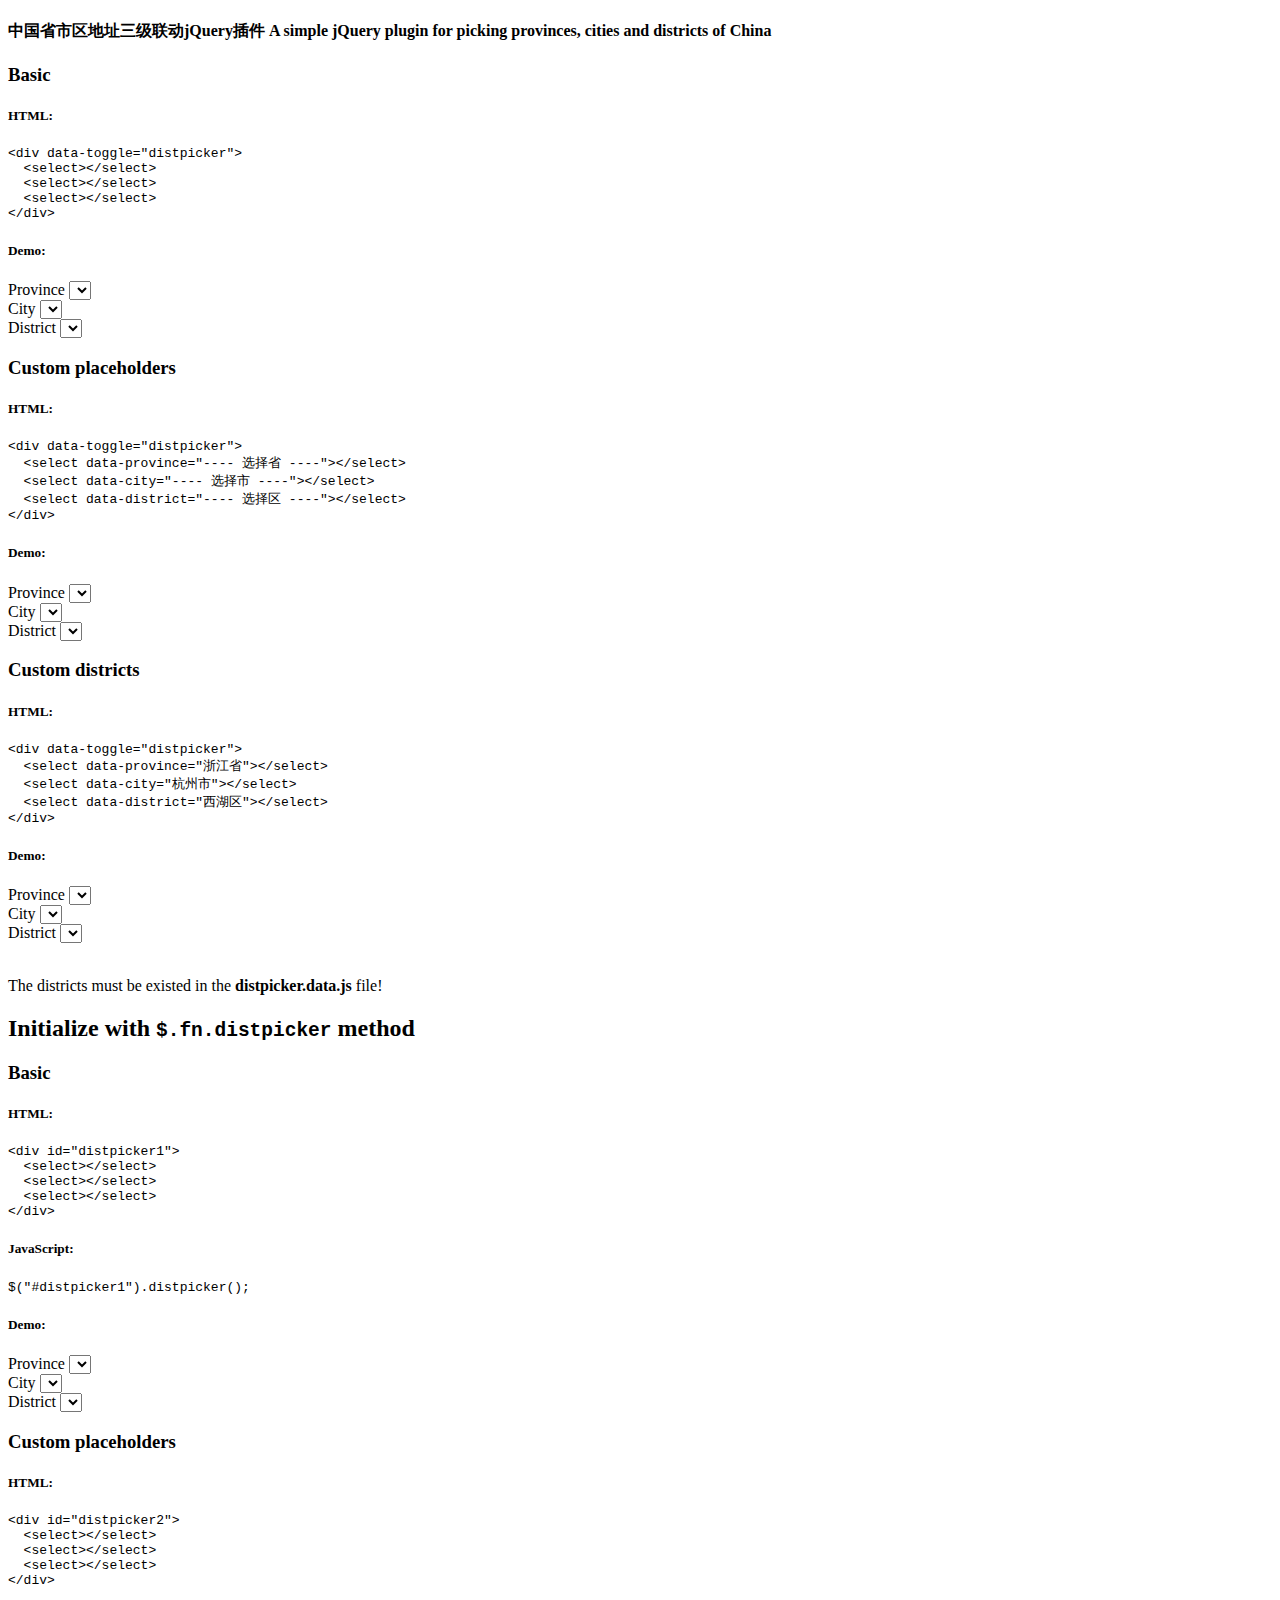
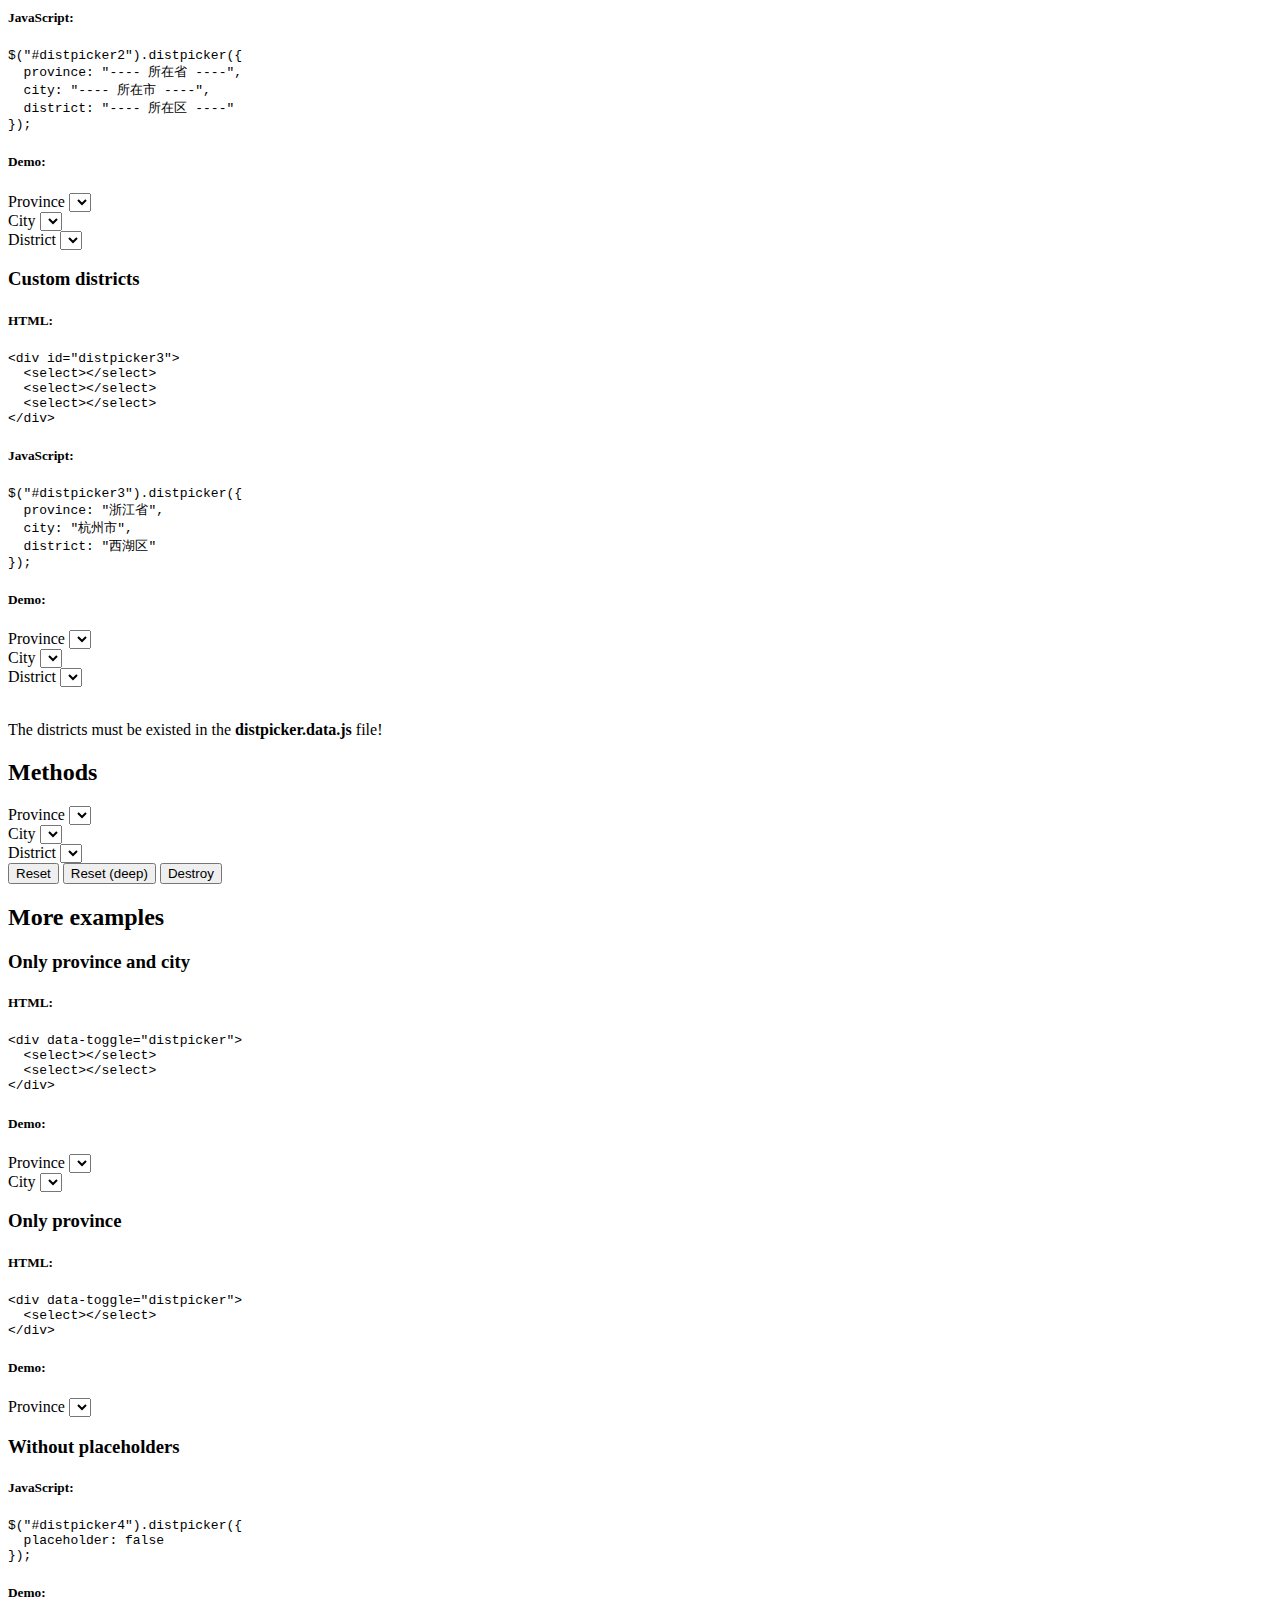
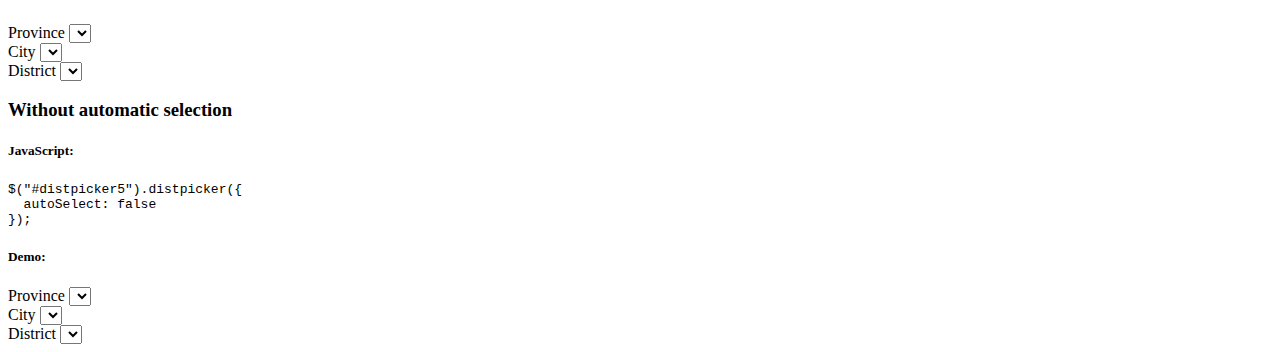
<file: lib/jq22jQueryDistpicker881120160621/jQueryDistpicker20160621/index.html>
﻿<!DOCTYPE html>
<html lang="zh">
<head>
	<meta charset="UTF-8">
	<meta http-equiv="X-UA-Compatible" content="IE=edge,chrome=1"> 
	<meta name="viewport" content="width=device-width, initial-scale=1.0">
	<title>中国省市区地址三级联动jQuery插件</title>
	<link href="http://www.jq22.com/jquery/bootstrap-3.3.4.css" rel="stylesheet">
	<!--[if IE]>
		<script src="http://libs.baidu.com/html5shiv/3.7/html5shiv.min.js"></script>
	<![endif]-->
</head>
<body>
	<!--[if lt IE 8]>
	    <p class="browserupgrade">You are using an <strong>outdated</strong> browser. Please <a href="http://browsehappy.com/">upgrade your browser</a> to improve your experience.</p>
	  <![endif]-->
	<div class="jq22-container">
		
		<div class="container">
        <h4>中国省市区地址三级联动jQuery插件 <span>A simple jQuery plugin for picking provinces, cities and districts of China</span></h4>
			<h3>Basic</h3>

    <h5>HTML:</h5>
    <pre class="prettyprint">&lt;div data-toggle="distpicker"&gt;
  &lt;select&gt;&lt;/select&gt;
  &lt;select&gt;&lt;/select&gt;
  &lt;select&gt;&lt;/select&gt;
&lt;/div&gt;</pre>

    <h5>Demo:</h5>
    <form class="form-inline">
      <div data-toggle="distpicker">
        <div class="form-group">
          <label class="sr-only" for="province1">Province</label>
          <select class="form-control" id="province1"></select>
        </div>
        <div class="form-group">
          <label class="sr-only" for="city1">City</label>
          <select class="form-control" id="city1"></select>
        </div>
        <div class="form-group">
          <label class="sr-only" for="district1">District</label>
          <select class="form-control" id="district1"></select>
        </div>
      </div>
    </form>

    <h3>Custom placeholders</h3>
    <h5>HTML:</h5>
    <pre class="prettyprint">&lt;div data-toggle="distpicker"&gt;
  &lt;select data-province=&quot;---- 选择省 ----&quot;&gt;&lt;/select&gt;
  &lt;select data-city=&quot;---- 选择市 ----&quot;&gt;&lt;/select&gt;
  &lt;select data-district=&quot;---- 选择区 ----&quot;&gt;&lt;/select&gt;
&lt;/div&gt;</pre>

    <h5>Demo:</h5>
    <form class="form-inline">
      <div data-toggle="distpicker">
        <div class="form-group">
          <label class="sr-only" for="province2">Province</label>
          <select class="form-control" id="province2" data-province="---- 选择省 ----"></select>
        </div>
        <div class="form-group">
          <label class="sr-only" for="city2">City</label>
          <select class="form-control" id="city2" data-city="---- 选择市 ----"></select>
        </div>
        <div class="form-group">
          <label class="sr-only" for="district2">District</label>
          <select class="form-control" id="district2" data-district="---- 选择区 ----"></select>
        </div>
      </div>
    </form>

    <h3>Custom districts</h3>
    <h5>HTML:</h5>
    <pre class="prettyprint">&lt;div data-toggle="distpicker"&gt;
  &lt;select data-province=&quot;浙江省&quot;&gt;&lt;/select&gt;
  &lt;select data-city=&quot;杭州市&quot;&gt;&lt;/select&gt;
  &lt;select data-district=&quot;西湖区&quot;&gt;&lt;/select&gt;
&lt;/div&gt;</pre>

    <h5>Demo:</h5>
    <form class="form-inline">
      <div data-toggle="distpicker">
        <div class="form-group">
          <label class="sr-only" for="province3">Province</label>
          <select class="form-control" id="province3" data-province="浙江省"></select>
        </div>
        <div class="form-group">
          <label class="sr-only" for="city3">City</label>
          <select class="form-control" id="city3" data-city="杭州市"></select>
        </div>
        <div class="form-group">
          <label class="sr-only" for="district3">District</label>
          <select class="form-control" id="district3" data-district="西湖区"></select>
        </div>
      </div>
    </form>
    <br>
    <p class="alert alert-warning"><i class="glyphicon glyphicon-exclamation-sign"></i> The districts must be existed in the <strong class="text-primary">distpicker.data.js</strong> file!</p>

    <h2 class="page-header">Initialize with <code>$.fn.distpicker</code> method</h2>

    <h3>Basic</h3>

    <h5>HTML:</h5>
    <pre class="prettyprint">&lt;div id="distpicker1"&gt;
  &lt;select&gt;&lt;/select&gt;
  &lt;select&gt;&lt;/select&gt;
  &lt;select&gt;&lt;/select&gt;
&lt;/div&gt;</pre>

    <h5>JavaScript:</h5>
    <pre class="prettyprint">$(&quot;#distpicker1&quot;).distpicker();</pre>

    <h5>Demo:</h5>
    <form class="form-inline">
      <div id="distpicker1">
        <div class="form-group">
          <label class="sr-only" for="province4">Province</label>
          <select class="form-control" id="province4"></select>
        </div>
        <div class="form-group">
          <label class="sr-only" for="city4">City</label>
          <select class="form-control" id="city4"></select>
        </div>
        <div class="form-group">
          <label class="sr-only" for="district4">District</label>
          <select class="form-control" id="district4"></select>
        </div>
      </div>
    </form>

    <h3>Custom placeholders</h3>

    <h5>HTML:</h5>
    <pre class="prettyprint">&lt;div id="distpicker2"&gt;
  &lt;select&gt;&lt;/select&gt;
  &lt;select&gt;&lt;/select&gt;
  &lt;select&gt;&lt;/select&gt;
&lt;/div&gt;</pre>

    <h5>JavaScript:</h5>
    <pre class="prettyprint">$(&quot;#distpicker2&quot;).distpicker({
  province: &quot;---- 所在省 ----&quot;,
  city: &quot;---- 所在市 ----&quot;,
  district: &quot;---- 所在区 ----&quot;
});</pre>

    <h5>Demo:</h5>
    <form class="form-inline">
      <div id="distpicker2">
        <div class="form-group">
          <label class="sr-only" for="province5">Province</label>
          <select class="form-control" id="province5"></select>
        </div>
        <div class="form-group">
          <label class="sr-only" for="city5">City</label>
          <select class="form-control" id="city5"></select>
        </div>
        <div class="form-group">
          <label class="sr-only" for="district5">District</label>
          <select class="form-control" id="district5"></select>
        </div>
      </div>
    </form>

    <h3>Custom districts</h3>

    <h5>HTML:</h5>
    <pre class="prettyprint">&lt;div id="distpicker3"&gt;
  &lt;select&gt;&lt;/select&gt;
  &lt;select&gt;&lt;/select&gt;
  &lt;select&gt;&lt;/select&gt;
&lt;/div&gt;</pre>

    <h5>JavaScript:</h5>
    <pre class="prettyprint">$(&quot;#distpicker3&quot;).distpicker({
  province: &quot;浙江省&quot;,
  city: &quot;杭州市&quot;,
  district: &quot;西湖区&quot;
});</pre>

    <h5>Demo:</h5>
    <form class="form-inline">
      <div id="distpicker3">
        <div class="form-group">
          <label class="sr-only" for="province6">Province</label>
          <select class="form-control" id="province6"></select>
        </div>
        <div class="form-group">
          <label class="sr-only" for="city6">City</label>
          <select class="form-control" id="city6"></select>
        </div>
        <div class="form-group">
          <label class="sr-only" for="district6">District</label>
          <select class="form-control" id="district6"></select>
        </div>
      </div>
    </form>
    <br>
    <p class="alert alert-warning"><i class="glyphicon glyphicon-exclamation-sign"></i> The districts must be existed in the <strong class="text-primary">distpicker.data.js</strong> file!</p>

    <h2 class="page-header">Methods</h2>
    <div class="docs-methods">
      <form class="form-inline">
        <div id="distpicker">
          <div class="form-group">
            <label class="sr-only" for="province">Province</label>
            <select class="form-control" id="province"></select>
          </div>
          <div class="form-group">
            <label class="sr-only" for="city">City</label>
            <select class="form-control" id="city"></select>
          </div>
          <div class="form-group">
            <label class="sr-only" for="district">District</label>
            <select class="form-control" id="district"></select>
          </div>
          <div class="form-group">
            <button class="btn btn-primary" id="reset" type="button">Reset</button>
            <button class="btn btn-warning" id="reset-deep" type="button">Reset (deep)</button>
            <button class="btn btn-danger" id="destroy" type="button">Destroy</button>
          </div>
        </div>
      </form>
    </div>

    <h2 class="page-header">More examples</h2>

    <h3 class="page-header">Only province and city</h3>

    <h5>HTML:</h5>
    <pre class="prettyprint">&lt;div data-toggle="distpicker"&gt;
  &lt;select&gt;&lt;/select&gt;
  &lt;select&gt;&lt;/select&gt;
&lt;/div&gt;</pre>

    <h5>Demo:</h5>
    <form class="form-inline">
      <div data-toggle="distpicker">
        <div class="form-group">
          <label class="sr-only" for="province7">Province</label>
          <select class="form-control" id="province7"></select>
        </div>
        <div class="form-group">
          <label class="sr-only" for="city7">City</label>
          <select class="form-control" id="city7"></select>
        </div>
      </div>
    </form>

    <h3 class="page-header">Only province</h3>

    <h5>HTML:</h5>
    <pre class="prettyprint">&lt;div data-toggle="distpicker"&gt;
  &lt;select&gt;&lt;/select&gt;
&lt;/div&gt;</pre>

    <h5>Demo:</h5>
    <form class="form-inline">
      <div data-toggle="distpicker">
        <div class="form-group">
          <label class="sr-only" for="province8">Province</label>
          <select class="form-control" id="province8"></select>
        </div>
      </div>
    </form>

    <h3 class="page-header">Without placeholders</h3>

    <h5>JavaScript:</h5>
    <pre class="prettyprint">$(&quot;#distpicker4&quot;).distpicker({
  placeholder: false
});</pre>

    <h5>Demo:</h5>
    <form class="form-inline">
      <div id="distpicker4">
        <div class="form-group">
          <label class="sr-only" for="province9">Province</label>
          <select class="form-control" id="province9"></select>
        </div>
        <div class="form-group">
          <label class="sr-only" for="city9">City</label>
          <select class="form-control" id="city9"></select>
        </div>
        <div class="form-group">
          <label class="sr-only" for="district9">District</label>
          <select class="form-control" id="district9"></select>
        </div>
      </div>
    </form>

    <h3 class="page-header">Without automatic selection</h3>

    <h5>JavaScript:</h5>
    <pre class="prettyprint">$(&quot;#distpicker5&quot;).distpicker({
  autoSelect: false
});</pre>

    <h5>Demo:</h5>
    <form class="form-inline">
      <div id="distpicker5">
        <div class="form-group">
          <label class="sr-only" for="province10">Province</label>
          <select class="form-control" id="province10"></select>
        </div>
        <div class="form-group">
          <label class="sr-only" for="city10">City</label>
          <select class="form-control" id="city10"></select>
        </div>
        <div class="form-group">
          <label class="sr-only" for="district10">District</label>
          <select class="form-control" id="district10"></select>
        </div>
      </div>
    </form>
		</div>
		
	</div>
	
	<script src="http://www.jq22.com/jquery/1.11.1/jquery.min.js"></script>
	<script src="http://www.jq22.com/jquery/bootstrap-3.3.4.js"></script>
	<script src="js/distpicker.data.js"></script>
	  <script src="js/distpicker.js"></script>
	  <script src="js/main.js"></script>
</body>
</html>
</file>
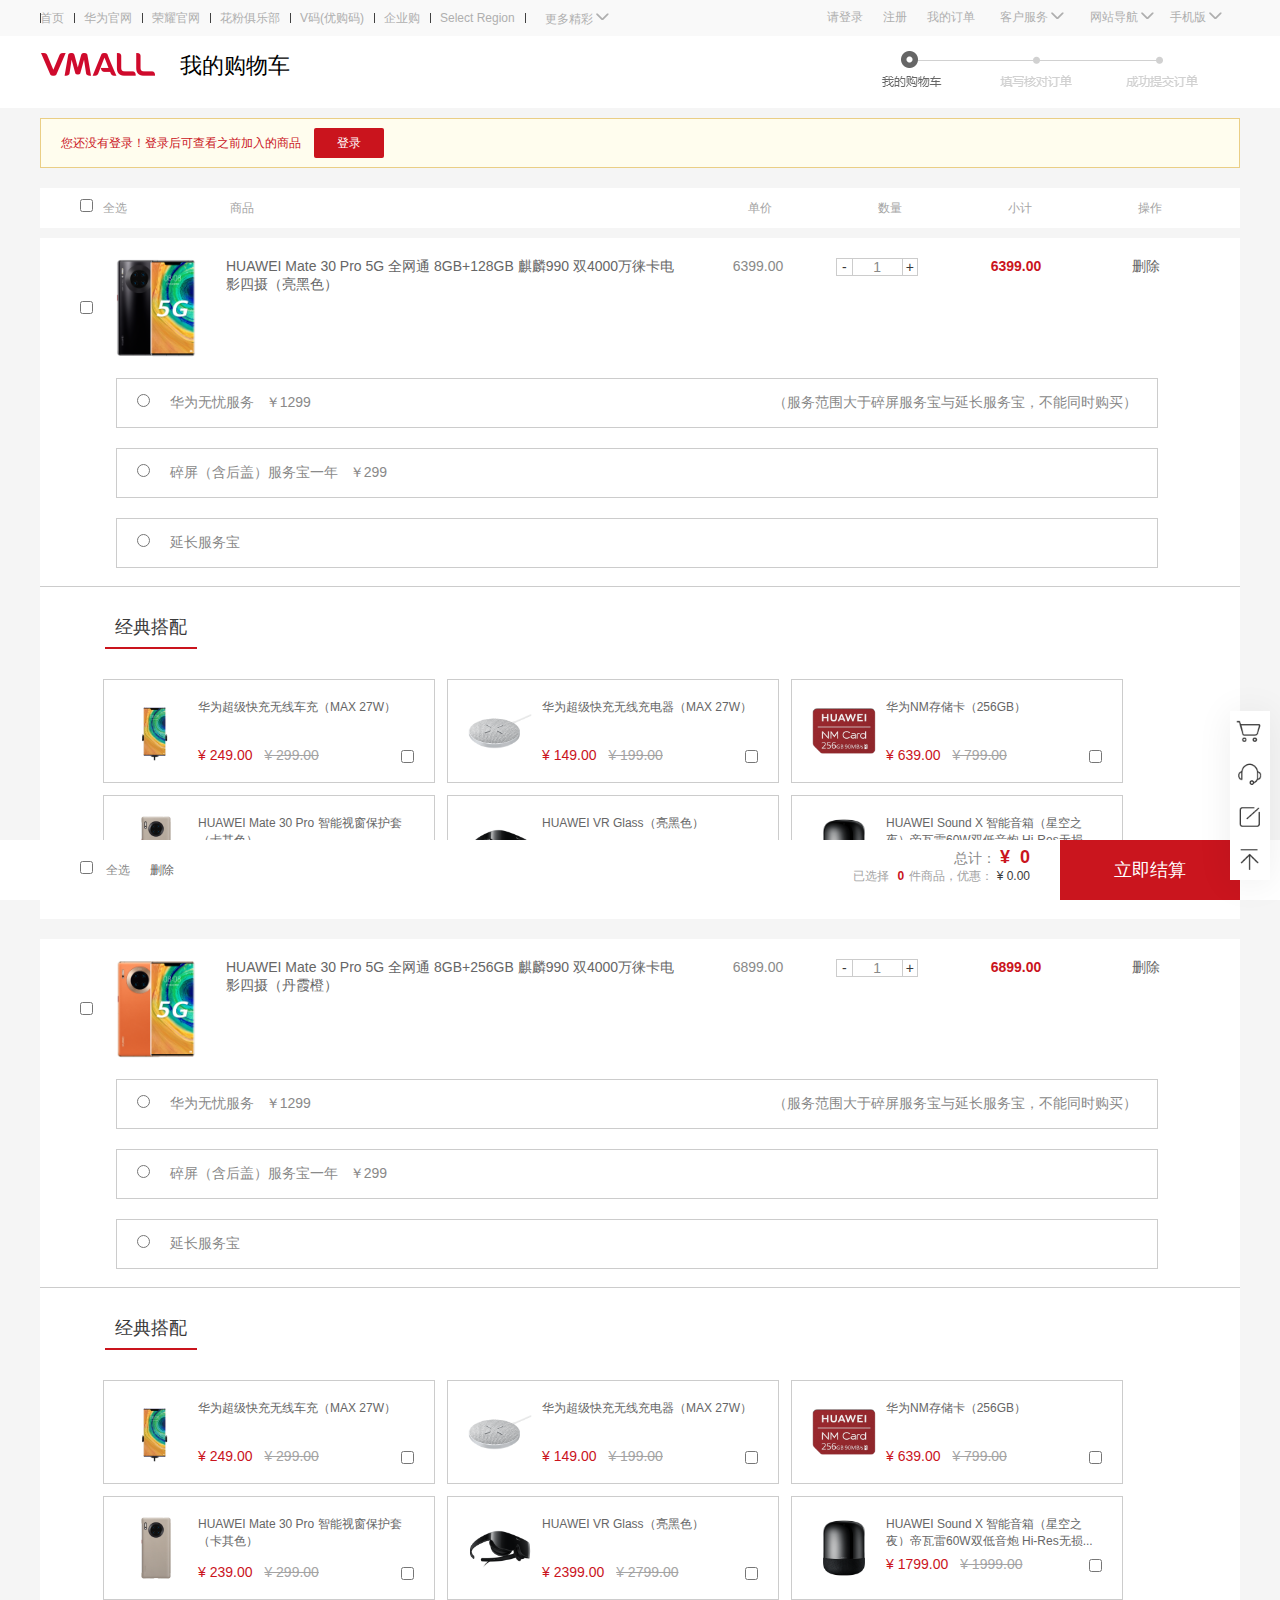
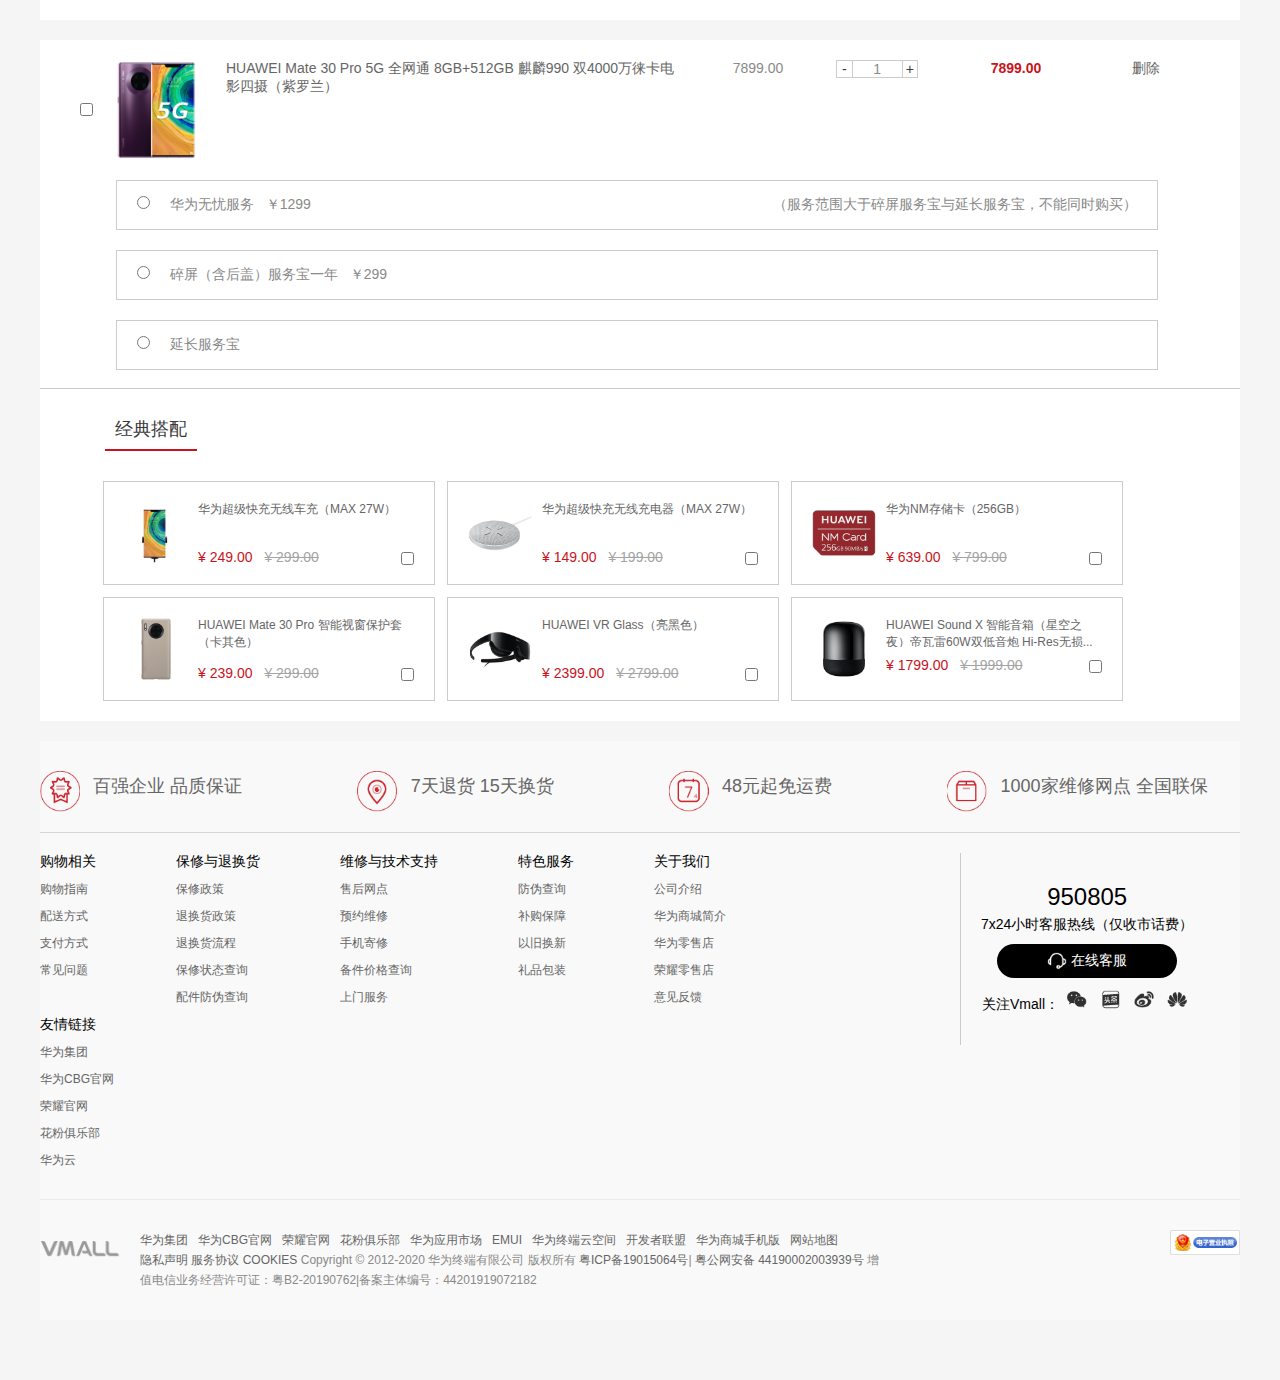
<file: cart.html>
<!DOCTYPE html>
<html>
	<head>
		<meta charset="utf-8">
		<title></title>
		<link rel="stylesheet" type="text/css" href="css/reset.css" />
		<link rel="stylesheet" type="text/css" href="lib/swiper/css/swiper.min.css" />
		<link rel="stylesheet" type="text/css" href="css/footer_header.css"/>
		<link rel="stylesheet" type="text/css" href="css/cart.css" />
	</head>
	<body>
		<!-- header 头部 -->
		<div class="header">
			<!-- container 宽度是1200px -->
			<div class="container clearfix">
				<!-- 左侧顶部导航栏 -->
				<div class="left_nav fl">
					<ul class="clearfix">
						<li class="arr">
							<a href="index.html">首页</a>
						</li>
						<li class="arr">
							<a href="https://www.huawei.com/cn/?ic_medium=direct&ic_source=surlent">华为官网</a>
						</li>
						<li class="arr">
							<a href="https://www.honor.cn/">荣耀官网</a>
						</li>
						<li class="arr">
							<a href="https://club.huawei.com/">花粉俱乐部</a>
						</li>
						<li class="arr">
							<a href="https://www.vmall.com/priority">V码(优购码)</a>
						</li>
						<li class="arr">
							<a href="https://company.vmall.com/">企业购</a>
						</li>
						<li class="arr">
							<a href="#">Select Region</a>
						</li>
						<li>
							<div class="dropdown position_relative">
								<div class="more shortcut">
									<a href="#" class="vertical">更多精彩</a>
									<i class="arrows_icon icon_arrow_black vertical"></i>
								</div>
								<div class="list">
									<div class="dropdown_more">
										<dl>
											<dt>
												<a href="#">EMUI</a>
											</dt>
											<dt>
												<a href="#">应用市场</a>
											</dt>
											<dt>
												<a href="#">华为终端云空间</a>
											</dt>
											<dt>
												<a href="#">开发者联盟</a>
											</dt>
										</dl>
									</div>
								</div>
							</div>
						</li>
					</ul>
				</div>
				<!-- 顶部右侧导航栏 -->
				<div class="right_nav fr">
					<ul class="clearfix">
						<li class="fl arr">
							<a href="login.html">请登录</a>
						</li>
						<li class="fl arr">
							<a href="register.html">注册</a>
						</li>
						<li class="fl arr">
							<a href="order.html">我的订单</a>
						</li>
						<li class="fl">
							<div class="service position_relative">
								<div class="text">
									<a href="#" class="vertical">客户服务</a>
									<div class="arrows_icon icon_arrow_black vertical"></div>
								</div>
								<div class="service_list">
									<div>
										<a href="#">服务中心</a>
									</div>
									<div>
										<a href="#">联系客服</a>
									</div>
								</div>
							</div>

						</li>
						<li class="fl">
							<div class="shop position_relative">
								<div class="shop_nav">
									<a href="https://www.vmall.com/priority#" class="vertical">网站导航</a>
									<div class="arrows_icon icon_arrow_black vertical"></div>
								</div>
								<div class="shop_list">
									<div class="navigation clearfix">
										<span class="login-icon">
											<a href="#">
												<i class="arrows_icon icon_home"></i>
												商城首页
											</a>
										</span>
										<!--频道-->
										<dl>
											<dt>
												频道
											</dt>
											<dd>
												<a href="#">
													华为专区
												</a>
											</dd>
											<dd>
												<a href="#">
													企业购
												</a>
											</dd>
										</dl>
										<!--荣耀专区-->
										<dl>
											<dt>

											</dt>
											<dd>
												<a href="#">
													荣耀专区
												</a>
											</dd>
										</dl>
										<!--产品-->
										<dl>
											<dt>
												产品
											</dt>
											<dd>
												<a href="#">
													手机
												</a>
											</dd>
											<dd>
												<a href="#">
													平板&笔记本
												</a>
											</dd>
											<dd>
												<a href="#">
													智能穿戴
												</a>
											</dd>
										</dl>
										<!--智能家居-->
										<dl>
											<dt>

											</dt>
											<dd>
												<a href="#">
													智能家居
												</a>
											</dd>
											<dd>
												<a href="#">
													通用配件
												</a>
											</dd>
											<dd>
												<a href="#">
													专属配件
												</a>
											</dd>
										</dl>
										<!--增值服务-->
										<dl>
											<dt>
												增值服务
											</dt>
											<dd>
												<a href="#">
													依旧换新
												</a>
											</dd>
											<dd>
												<a href="#">
													补够保障
												</a>
											</dd>
										</dl>
										<!--礼品包装-->
										<dl>
											<dt>

											</dt>
											<dd>
												<a href="#">
													礼品包装
												</a>
											</dd>
											<dd>
												<a href="#">
													一口价换电池
												</a>
											</dd>
										</dl>
										<!--会员-->
										<dl>
											<dt>
												会员
											</dt>
											<dd>
												<a href="#">
													会员频道
												</a>
											</dd>

										</dl>
									</div>
								</div>
							</div>

						</li>

						<li class="fl">
							<div class="phone position_relative">
								<div class="text">
									<a href="#">手机版</a>
									<div class="arrows_icon icon_arrow_black vertical"></div>
								</div>
								<div class="dropdown_list">
									<div class="app clearfix">
										<div class="img fl"><img src="./img/index/ia_100004572.png"></div>
										<div class="des fl">
											<p class="title">华为商城APP</p>
											<p>新人专享好礼</p>
											<p>最高5000积分</p>
										</div>
									</div>
									<div class="weixin clearfix">
										<div class="img fl"><img src="img/index/ia_100000363.jpg"></div>
										<div class="des fl">
											<p class="title">华为商城公众号</p>
											<p>扫一扫查看</p>
										</div>
									</div>
									<div class="weixin_shop clearfix">
										<div class="img fl"><img src="./img/index/ia_100004574.jpg"></div>
										<div class="des fl">
											<p class="title">华为微信小程序</p>
											<p>扫一扫查看</p>
										</div>
									</div>
								</div>
							</div>

						</li>
					</ul>
				</div>
			</div>
		</div>
		<div class="logo">
			<ul class="content clearfix">
				<li class="img fl"><img src="img/cart/1.png"></li>
				<li class="cart fl">我的购物车</li>
				<li class="img_2 fr"><img src="img/cart/2_1.png"></li>
			</ul>
		</div>
		<div class="layout">
			<div class="container">
				<div class="login-prompt">
					您还没有登录！登录后可查看之前加入的商品
					<a href="login.html" rel="nofollow">登录</a>
				</div>
				<div class="main">
					<div class="content">
						<div class="arr-cart">
							<div><img src="img/cart/11.png"></div>
							<p>您的购物车里什么也没有哦~</p>
							<a href="#">去逛逛</a>
						</div>
					</div>

					<!--实体购物车-->
					<div class="cart-list">
						<div class="cart-title clearfix">
							<label for="" class="checkbox">
								<input readonly="readonly" type="checkbox" class="checkAll vam checked">全选
							</label>
							<ul class="clearfix">
								<li>商品</li>
								<li>单价</li>
								<li>数量</li>
								<li>小计</li>
								<li>操作</li>
							</ul>
						</div>
						<div class="allway">
							<form action="#" method="post">
								<div class="goods">
									<div class="goods-section">
										<div class="goods-list clearfix">
											<label class="checkbox">
												<input type="checkbox" name="hobby" class="child-check one">
											</label>
											<div class="goods-area clearfix">
												<div class="goods-main clearfix">
													<a href="#" class="goods-img"><img src="img/cart/3.png" /></a>
													<ul class="ul clearfix">
														<li>
															<a href="#" class="goods-name" title="HUAWEI Mate 30 Pro 5G 全网通 8GB+128GB 麒麟990 双4000万徕卡电影四摄（亮黑色）">
																HUAWEI Mate 30 Pro 5G 全网通 8GB+128GB 麒麟990 双4000万徕卡电影四摄（亮黑色）
															</a>
														</li>
														<li>
															<div class="goods-price"><span>&nbsp;6399.00</span></div>
														</li>
														<li>
															<div class="goods-stock">
																<div class="goods-1 clearfix">
																	<button class="add" type="button">+</button>
																	<span>1</span>
																	<button class="subtract" type="button">-</button>
																</div>

															</div>
														</li>
														<li class="goods-price-total">6399.00</li>
														<li>
															<a href="#" class="goods-del">删除</a>
														</li>
													</ul>
													<div class="arr_label">
														<div class="list_1 label_1 clearfix">
															<img src="img/cart/14.png">
															<span class="care">华为无忧服务</span>
															<span class="care_price">1299.00</span>
															<span class="goods-1 care_btn clearfix">
																<button class="add" disabled type="button">+</button>
																<b>1</b>
																<button class="subtract" disabled type="button">-</button>
															</span>
															<span class="allprice">1299.00</span>
															<span class="care_del">删除</span>
														</div>
														<div class="list_2 label_1 clearfix">
															<img src="img/cart/15.jpg">
															<span class="care">碎屏(含后盖)服务宝1年</span>
															<span class="care_price">299.00</span>
															<span class="goods-1 care_btn clearfix">
																<button class="add" disabled type="button">+</button>
																<b>1</b>
																<button class="subtract" disabled type="button">-</button>
															</span>
															<span class="allprice">299.00</span>
															<span class="care_del">删除</span>
														</div>
														<div class="list_3 label_1 clearfix">
															<img src="img/cart/16.jpg">
															<span class="care">延长服务宝1年</span>
															<span class="care_price">294.00</span>
															<span class="goods-1 care_btn clearfix">
																<button class="add" disabled type="button">+</button>
																<b>1</b>
																<button class="subtract" disabled type="button">-</button>
															</span>
															<span class="allprice">294.00</span>
															<span class="care_del">删除</span>
														</div>


														<label class="arr_list arr_1 clearfix"><input name="sex" type="radio">华为无忧服务 &nbsp; ￥1299 <span class="fr">（服务范围大于碎屏服务宝与延长服务宝，不能同时购买）</span></label>
														<label class="arr_list arr_2"><input name="sex" type="radio">碎屏（含后盖）服务宝一年 &nbsp; ￥299</label>
														<label class="arr_list arr_3"><input name="sex" type="radio">延长服务宝</label>
													</div>

												</div>
											</div>
										</div>
									</div>
								</div>
							</form>
							<!--经典搭配-->
							<div class="sc-discount clearfix">

								<div class="res">经典搭配</div>
								<div class="sc-discount-list">
									<ul class="clearfix">
										<li>
											<img src="img/cart/4.png" alt="" />
											<div class="discount-detail">
												<a href="https://www.vmall.com/product/10086186088537.html">华为超级快充无线车充（MAX 27W）</a>
												<div class="discount-info clearfix">
													<div class="discount-price">
														<span>¥&nbsp;249.00</span>
														<s>¥&nbsp;299.00</s>
													</div>
													<input type="checkbox" readonly class="select fr">
													<a class="discount-btn"></a>
												</div>
											</div>
										</li>
										<li>
											<img src="img/cart/5.png" alt="" />
											<div class="discount-detail">
												<a href="https://www.vmall.com/product/10086556656167.html">华为超级快充无线充电器（MAX 27W）</a>
												<div class="discount-info clearfix">
													<div class="discount-price">
														<span>¥ 149.00</span>
														<s>¥ 199.00</s>
													</div>
													<input type="checkbox" readonly class="select fr">
													<a class="discount-btn"></a>
												</div>
											</div>
										</li>
										<li>
											<img src="img/cart/6.png" alt="" />
											<div class="discount-detail">
												<a href="https://www.vmall.com/product/10086596704458.html">华为NM存储卡（256GB）</a>
												<div class="discount-info clearfix">
													<div class="discount-price">
														<span>¥ 639.00</span>
														<s>¥ 799.00</s>
													</div>
													<input type="checkbox" readonly class="select fr">
													<a class="discount-btn"></a>
												</div>
											</div>
										</li>
										<li>
											<img src="img/cart/7.png" alt="" />
											<div class="discount-detail">
												<a href="https://www.vmall.com/product/10086010270071.html">HUAWEI Mate 30 Pro 智能视窗保护套（卡其色）</a>
												<div class="discount-info clearfix">
													<div class="discount-price">
														<span>¥ 239.00</span>
														<s>¥ 299.00</s>
													</div>
													<input type="checkbox" readonly class="select fr">
													<a class="discount-btn"></a>
												</div>
											</div>
										</li>
										<li>
											<img src="img/cart/8.png" alt="" />
											<div class="discount-detail">
												<a href="https://www.vmall.com/product/10086764590930.html">HUAWEI VR Glass（亮黑色）</a>
												<div class="discount-info clearfix">
													<div class="discount-price">
														<span>¥ 2399.00</span>
														<s>¥ 2799.00</s>
													</div>
													<input type="checkbox" readonly class="select fr">
													<a class="discount-btn"></a>
												</div>
											</div>
										</li>
										<li>
											<img src="img/cart/9.png" alt="" />
											<div class="discount-detail headset">
												<a href="https://www.vmall.com/product/10086764884929.html">HUAWEI Sound X 智能音箱（星空之夜）帝瓦雷60W双低音炮
													Hi-Res无损...音质 一碰传音 智慧空间感知 振动平衡技术 海量音源丰富内容</a>
												<div class="discount-info clearfix">
													<div class="discount-price">
														<span>¥ 1799.00</span>
														<s>¥ 1999.00</s>
													</div>
													<input type="checkbox" readonly class="select fr">
													<a class="discount-btn"></a>
												</div>
											</div>
										</li>
										<li>
											<img src="img/cart/10.png" alt="" />
											<div class="discount-detail">
												<a href="https://www.vmall.com/product/10086808172342.html">HUAWEI FreeLace 无线耳机（仲夏紫）</a>
												<div class="discount-info clearfix">
													<div class="discount-price">
														<span>¥ 349.00</span>
														<s>¥ 399.00</s>
													</div>
													<input type="checkbox" readonly class="select fr">
													<a class="discount-btn"></a>
												</div>
											</div>
										</li>

									</ul>
								</div>
							</div>
						</div>

						<div class="allway">
							<form action="#" method="post">
								<div class="goods">
									<div class="goods-section">
										<div class="goods-list clearfix">
											<label class="checkbox">
												<input type="checkbox" name="hobby" class="child-check two">
											</label>
											<div class="goods-area clearfix">
												<div class="goods-main clearfix">
													<a href="#" class="goods-img"><img src="img/cart/13.png" /></a>
													<ul class="ul clearfix">
														<li>
															<a href="sell_detail.html" class="goods-name" title="HUAWEI Mate 30 Pro 5G 全网通 8GB+128GB 麒麟990 双4000万徕卡电影四摄（亮黑色）">
																HUAWEI Mate 30 Pro 5G 全网通 8GB+256GB 麒麟990 双4000万徕卡电影四摄（丹霞橙）
															</a>
														</li>
														<li>
															<div class="goods-price"><span>&nbsp;6899.00</span></div>
														</li>
														<li>
															<div class="goods-stock">
																<div class="goods-1 clearfix">
																	<button class="add" type="button">+</button>
																	<span>1</span>
																	<button class="subtract" type="button">-</button>
																</div>

															</div>
														</li>
														<li class="goods-price-total">6899.00</li>
														<li>
															<a href="#" class="goods-del">删除</a>
														</li>
													</ul>
													<div class="arr_label">
														<div class="list_1 label_1 clearfix">
															<img src="img/cart/14.png">
															<span class="care">华为无忧服务</span>
															<span class="care_price">1299.00</span>
															<span class="goods-1 care_btn clearfix">
																<button class="add" disabled type="button">+</button>
																<b>1</b>
																<button class="subtract" disabled type="button">-</button>
															</span>
															<span class="allprice">1299.00</span>
															<span class="care_del">删除</span>
														</div>
														<div class="list_2 label_1 clearfix">
															<img src="img/cart/15.jpg">
															<span class="care">碎屏(含后盖)服务宝1年</span>
															<span class="care_price">299.00</span>
															<span class="goods-1 care_btn clearfix">
																<button class="add" disabled type="button">+</button>
																<b>1</b>
																<button class="subtract" disabled type="button">-</button>
															</span>
															<span class="allprice">299.00</span>
															<span class="care_del">删除</span>
														</div>
														<div class="list_3 label_1 clearfix">
															<img src="img/cart/16.jpg">
															<span class="care">延长服务宝1年</span>
															<span class="care_price">294.00</span>
															<span class="goods-1 care_btn clearfix">
																<button class="add" disabled type="button">+</button>
																<b>1</b>
																<button class="subtract" disabled type="button">-</button>
															</span>
															<span class="allprice">294.00</span>
															<span class="care_del">删除</span>
														</div>


														<label class="arr_list arr_1 clearfix"><input name="sex" type="radio">华为无忧服务 &nbsp; ￥1299 <span class="fr">（服务范围大于碎屏服务宝与延长服务宝，不能同时购买）</span></label>
														<label class="arr_list arr_2"><input name="sex" type="radio">碎屏（含后盖）服务宝一年 &nbsp; ￥299</label>
														<label class="arr_list arr_3"><input name="sex" type="radio">延长服务宝</label>

													</div>
												</div>
											</div>
										</div>
									</div>
							</form>
							<!--经典搭配-->
							<div class="sc-discount clearfix">
								<div class="res">经典搭配</div>
								<div class="sc-discount-list">
									<ul class="clearfix">
										<li>
											<img src="img/cart/4.png" alt="" />
											<div class="discount-detail">
												<a href="https://www.vmall.com/product/10086186088537.html">华为超级快充无线车充（MAX 27W）</a>
												<div class="discount-info clearfix">
													<div class="discount-price">
														<span>¥&nbsp;249.00</span>
														<s>¥&nbsp;299.00</s>
													</div>
													<input type="checkbox" readonly class="select fr">
													<a class="discount-btn"></a>
												</div>
											</div>
										</li>
										<li>
											<img src="img/cart/5.png" alt="" />
											<div class="discount-detail">
												<a href="https://www.vmall.com/product/10086556656167.html">华为超级快充无线充电器（MAX 27W）</a>
												<div class="discount-info clearfix">
													<div class="discount-price">
														<span>¥ 149.00</span>
														<s>¥ 199.00</s>
													</div>
													<input type="checkbox" readonly class="select fr">
													<a class="discount-btn"></a>
												</div>
											</div>
										</li>
										<li>
											<img src="img/cart/6.png" alt="" />
											<div class="discount-detail">
												<a href="https://www.vmall.com/product/10086596704458.html">华为NM存储卡（256GB）</a>
												<div class="discount-info clearfix">
													<div class="discount-price">
														<span>¥ 639.00</span>
														<s>¥ 799.00</s>
													</div>
													<input type="checkbox" readonly class="select fr">
													<a class="discount-btn"></a>
												</div>
											</div>
										</li>
										<li>
											<img src="img/cart/7.png" alt="" />
											<div class="discount-detail">
												<a href="https://www.vmall.com/product/10086010270071.html">HUAWEI Mate 30 Pro 智能视窗保护套（卡其色）</a>
												<div class="discount-info clearfix">
													<div class="discount-price">
														<span>¥ 239.00</span>
														<s>¥ 299.00</s>
													</div>
													<input type="checkbox" readonly class="select fr">
													<a class="discount-btn"></a>
												</div>
											</div>
										</li>
										<li>
											<img src="img/cart/8.png" alt="" />
											<div class="discount-detail">
												<a href="https://www.vmall.com/product/10086764590930.html">HUAWEI VR Glass（亮黑色）</a>
												<div class="discount-info clearfix">
													<div class="discount-price">
														<span>¥ 2399.00</span>
														<s>¥ 2799.00</s>
													</div>
													<input type="checkbox" readonly class="select fr">
													<a class="discount-btn"></a>
												</div>
											</div>
										</li>
										<li>
											<img src="img/cart/9.png" alt="" />
											<div class="discount-detail headset">
												<a href="https://www.vmall.com/product/10086764884929.html">HUAWEI Sound X 智能音箱（星空之夜）帝瓦雷60W双低音炮
													Hi-Res无损...音质 一碰传音 智慧空间感知 振动平衡技术 海量音源丰富内容</a>
												<div class="discount-info clearfix">
													<div class="discount-price">
														<span>¥ 1799.00</span>
														<s>¥ 1999.00</s>
													</div>
													<input type="checkbox" readonly class="select fr">
													<a class="discount-btn"></a>
												</div>
											</div>
										</li>
										<li>
											<img src="img/cart/10.png" alt="" />
											<div class="discount-detail">
												<a href="https://www.vmall.com/product/10086808172342.html">HUAWEI FreeLace 无线耳机（仲夏紫）</a>
												<div class="discount-info clearfix">
													<div class="discount-price">
														<span>¥ 349.00</span>
														<s>¥ 399.00</s>
													</div>
													<input type="checkbox" readonly class="select fr">
													<a class="discount-btn"></a>
												</div>
											</div>
										</li>
								
									</ul>
								</div>
							</div>
						</div>
					</div>

					<div class="allway">
						<form action="#" method="post">
							<div class="goods">
								<div class="goods-section">
									<div class="goods-list clearfix">
										<label class="checkbox">
											<input type="checkbox" name="hobby" class="child-check three">
										</label>
										<div class="goods-area clearfix">
											<div class="goods-main clearfix">
												<a href="#" class="goods-img"><img src="img/cart/12.png" /></a>
												<ul class="ul clearfix">
													<li>
														<a href="sell_detail.html" class="goods-name" title="HUAWEI Mate 30 Pro 5G 全网通 8GB+128GB 麒麟990 双4000万徕卡电影四摄（亮黑色）">
															HUAWEI Mate 30 Pro 5G 全网通 8GB+512GB 麒麟990 双4000万徕卡电影四摄（紫罗兰）
														</a>
													</li>
													<li>
														<div class="goods-price"><span>&nbsp;7899.00</span></div>
													</li>
													<li>
														<div class="goods-stock">
															<div class="goods-1 clearfix">
																<button class="add" type="button">+</button>
																<span>1</span>
																<button class="subtract" type="button">-</button>
															</div>

														</div>
													</li>
													<li class="goods-price-total">7899.00</li>
													<li>
														<a href="#" class="goods-del">删除</a>
													</li>
												</ul>
												<div class="arr_label">
													<div class="list_1 label_1 clearfix">
														<img src="img/cart/14.png">
														<span class="care">华为无忧服务</span>
														<span class="care_price">1299.00</span>
														<span class="goods-1 care_btn clearfix">
															<button class="add" disabled type="button">+</button>
															<b>1</b>
															<button class="subtract" disabled type="button">-</button>
														</span>
														<span class="allprice">1299.00</span>
														<span class="care_del">删除</span>
													</div>
													<div class="list_2 label_1 clearfix">
														<img src="img/cart/15.jpg">
														<span class="care">碎屏(含后盖)服务宝1年</span>
														<span class="care_price">299.00</span>
														<span class="goods-1 care_btn clearfix">
															<button class="add" disabled type="button">+</button>
															<b>1</b>
															<button class="subtract" disabled type="button">-</button>
														</span>
														<span class="allprice">299.00</span>
														<span class="care_del">删除</span>
													</div>
													<div class="list_3 label_1 clearfix">
														<img src="img/cart/16.jpg">
														<span class="care">延长服务宝1年</span>
														<span class="care_price">294.00</span>
														<span class="goods-1 care_btn clearfix">
															<button class="add" disabled type="button">+</button>
															<b>1</b>
															<button class="subtract" disabled type="button">-</button>
														</span>
														<span class="allprice">294.00</span>
														<span class="care_del">删除</span>
													</div>


													<label class="arr_list arr_1 clearfix"><input name="sex" type="radio">华为无忧服务 &nbsp; ￥1299 <span class="fr">（服务范围大于碎屏服务宝与延长服务宝，不能同时购买）</span></label>
													<label class="arr_list arr_2"><input name="sex" type="radio">碎屏（含后盖）服务宝一年 &nbsp; ￥299</label>
													<label class="arr_list arr_3"><input name="sex" type="radio">延长服务宝</label>

												</div>
											</div>
										</div>
									</div>
								</div>
						</form>
						<!--经典搭配-->
						<div class="sc-discount clearfix">
							<div class="res">经典搭配</div>
							<div class="sc-discount-list">
								<ul class="clearfix">
									<li>
										<img src="img/cart/4.png" alt="" />
										<div class="discount-detail">
											<a href="https://www.vmall.com/product/10086186088537.html">华为超级快充无线车充（MAX 27W）</a>
											<div class="discount-info clearfix">
												<div class="discount-price">
													<span>¥&nbsp;249.00</span>
													<s>¥&nbsp;299.00</s>
												</div>
												<input type="checkbox" readonly class="select fr">
												<a class="discount-btn"></a>
											</div>
										</div>
									</li>
									<li>
										<img src="img/cart/5.png" alt="" />
										<div class="discount-detail">
											<a href="https://www.vmall.com/product/10086556656167.html">华为超级快充无线充电器（MAX 27W）</a>
											<div class="discount-info clearfix">
												<div class="discount-price">
													<span>¥ 149.00</span>
													<s>¥ 199.00</s>
												</div>
												<input type="checkbox" readonly class="select fr">
												<a class="discount-btn"></a>
											</div>
										</div>
									</li>
									<li>
										<img src="img/cart/6.png" alt="" />
										<div class="discount-detail">
											<a href="https://www.vmall.com/product/10086596704458.html">华为NM存储卡（256GB）</a>
											<div class="discount-info clearfix">
												<div class="discount-price">
													<span>¥ 639.00</span>
													<s>¥ 799.00</s>
												</div>
												<input type="checkbox" readonly class="select fr">
												<a class="discount-btn"></a>
											</div>
										</div>
									</li>
									<li>
										<img src="img/cart/7.png" alt="" />
										<div class="discount-detail">
											<a href="https://www.vmall.com/product/10086010270071.html">HUAWEI Mate 30 Pro 智能视窗保护套（卡其色）</a>
											<div class="discount-info clearfix">
												<div class="discount-price">
													<span>¥ 239.00</span>
													<s>¥ 299.00</s>
												</div>
												<input type="checkbox" readonly class="select fr">
												<a class="discount-btn"></a>
											</div>
										</div>
									</li>
									<li>
										<img src="img/cart/8.png" alt="" />
										<div class="discount-detail">
											<a href="https://www.vmall.com/product/10086764590930.html">HUAWEI VR Glass（亮黑色）</a>
											<div class="discount-info clearfix">
												<div class="discount-price">
													<span>¥ 2399.00</span>
													<s>¥ 2799.00</s>
												</div>
												<input type="checkbox" readonly class="select fr">
												<a class="discount-btn"></a>
											</div>
										</div>
									</li>
									<li>
										<img src="img/cart/9.png" alt="" />
										<div class="discount-detail headset">
											<a href="https://www.vmall.com/product/10086764884929.html">HUAWEI Sound X 智能音箱（星空之夜）帝瓦雷60W双低音炮
												Hi-Res无损...音质 一碰传音 智慧空间感知 振动平衡技术 海量音源丰富内容</a>
											<div class="discount-info clearfix">
												<div class="discount-price">
													<span>¥ 1799.00</span>
													<s>¥ 1999.00</s>
												</div>
												<input type="checkbox" readonly class="select fr">
												<a class="discount-btn"></a>
											</div>
										</div>
									</li>
									<li>
										<img src="img/cart/10.png" alt="" />
										<div class="discount-detail">
											<a href="https://www.vmall.com/product/10086808172342.html">HUAWEI FreeLace 无线耳机（仲夏紫）</a>
											<div class="discount-info clearfix">
												<div class="discount-price">
													<span>¥ 349.00</span>
													<s>¥ 399.00</s>
												</div>
												<input type="checkbox" readonly class="select fr">
												<a class="discount-btn"></a>
											</div>
										</div>
									</li>
							
								</ul>
							</div>
						</div>
					</div>


					<div class="order order-position">
						<div class="order-total-tool clearfix ">
							<div class="order-total-control">
								<label class="checkbox"><input readonly="readonly" type="checkbox" class="checkAll vam checked"> 全选</label>
								<a href="#">删除</a>
							</div>
							<div class="order-total-btn ">
								<a href="order_confirm.html">立即结算</a>
							</div>
							<div class="order-total-price">
								<p>
									<label>总计：</label>
									<span>¥&nbsp; 0</span>
									<em><b>不含运费</b></em>
								</p>
								<div class="total-choose">
									已选择
									<em>0</em>件商品，优惠：
									<span>¥&nbsp;0.00</span></div>
							</div>
						</div>
					</div>
					<!--热销推荐-->
				</div>
			</div>
		</div>


		<!-----------------------右侧固定定位  复制footer的话要一起复制这这个哦 --------------->
		<div class="right_fixed">
			<ul>
				<li class="position_relative">
					<a href="#">
						<img src="./img/index/ia_100000000_01_03.png">
					</a>
					<div class="cart">购物车</div>
				</li>
				<li class="position_relative">
					<a href="#">
						<img src="./img/index/ia_100000000_01_05.png">
					</a>
					<div class="cart">在线客服</div>
				</li>
				<li class="position_relative">
					<a href="#">
						<img src="./img/index/ia_100000000_01_07.png">
					</a>
					<div class="cart">意见反馈</div>
				</li>
				<li class="position_relative  backTop">
					<a href="#">
						<img src="./img/index/ia_100000000_01_09.png">
					</a>
				</li>
			</ul>
		</div>


		<!----------------------- footer  尾部  要把上边的固定定位一起复制--------------------------->
		<div class="footer">
			<div class="container">
				<div class="flaglist">
					<ul class="clearfix overflow_cut">
						<li class="fl">
							<a href="#">
								<img src="./img/index/ia_100000406_02.png" class="logo vertical">
								<span class="des vertical">百强企业 品质保证</span>
							</a>
						</li>

						<li class="fl">
							<a href="#">
								<img src="./img/index/ia_100000406_03.png" class="logo vertical">
								<span class="des vertical">7天退货 15天换货</span>
							</a>
						</li>

						<li class="fl">
							<a href="#">
								<img src="./img/index/ia_100000406_04.png" class="logo vertical">
								<span class="des vertical">48元起免运费</span>
							</a>
						</li>

						<li class="fl">
							<a href="#">
								<img src="./img/index/ia_100000406_05.png" class="logo vertical">
								<span class="des vertical">1000家维修网点 全国联保</span>
							</a>
						</li>

					</ul>
				</div>
				<div class="textlist clearfix">
					<ul class="clearfix overflow_cut fl">
						<li class="fl">
							<dl>
								<dt>
									<a href="#">购物相关</a>
								</dt>
								<dd>
									<a href="#">购物指南</a>
								</dd>
								<dd>
									<a href="#">配送方式</a>
								</dd>
								<dd>
									<a href="#">支付方式</a>
								</dd>
								<dd>
									<a href="#">常见问题</a>
								</dd>
							</dl>
						</li>

						<li class="fl">
							<dl>
								<dt>
									<a href="#">保修与退换货</a>
								</dt>
								<dd>
									<a href="#">保修政策</a>
								</dd>
								<dd>
									<a href="#">退换货政策</a>
								</dd>
								<dd>
									<a href="#">退换货流程</a>
								</dd>
								<dd>
									<a href="#">保修状态查询</a>
								</dd>
								<dd>
									<a href="#">配件防伪查询</a>
								</dd>
							</dl>
						</li>

						<li class="fl">
							<dl>
								<dt>
									<a href="#">维修与技术支持</a>
								</dt>
								<dd>
									<a href="#">售后网点</a>
								</dd>
								<dd>
									<a href="#">预约维修</a>
								</dd>
								<dd>
									<a href="#">手机寄修</a>
								</dd>
								<dd>
									<a href="#">备件价格查询</a>
								</dd>
								<dd>
									<a href="#">上门服务</a>
								</dd>
							</dl>
						</li>

						<li class="fl">
							<dl>
								<dt>
									<a href="#">特色服务</a>
								</dt>
								<dd>
									<a href="#">防伪查询</a>
								</dd>
								<dd>
									<a href="#">补购保障</a>
								</dd>
								<dd>
									<a href="#">以旧换新</a>
								</dd>
								<dd>
									<a href="#">礼品包装</a>
								</dd>
							</dl>
						</li>

						<li class="fl">
							<dl>
								<dt>
									<a href="#">关于我们</a>
								</dt>
								<dd>
									<a href="#">公司介绍</a>
								</dd>
								<dd>
									<a href="#">华为商城简介</a>
								</dd>
								<dd>
									<a href="#">华为零售店</a>
								</dd>
								<dd>
									<a href="#">荣耀零售店</a>
								</dd>
								<dd>
									<a href="#">意见反馈</a>
								</dd>
							</dl>
						</li>

						<li class="fl">
							<dl>
								<dt>
									<a href="#">友情链接</a>
								</dt>
								<dd>
									<a href="#">华为集团</a>
								</dd>
								<dd>
									<a href="#">华为CBG官网</a>
								</dd>
								<dd>
									<a href="#">荣耀官网</a>
								</dd>
								<dd>
									<a href="#">花粉俱乐部</a>
								</dd>
								<dd>
									<a href="#">华为云</a>
								</dd>
							</dl>
						</li>

					</ul>
					<div class="tellus fl">
						<div class="phone_num">950805</div>
						<div class="des">7x24小时客服热线（仅收市话费）</div>
						<div class="online">
							<a href="#">
								<img src="./img/index/ia_100000410_tell_11.png" class="vertical">
								<span class="call vertical">在线客服</span>
							</a>
						</div>
						<div class="other">
							<span>关注Vmall：</span>
							<a href="#">
								<img src="./img/index/ia_100000410_02.png">
							</a>
							<a href="#">
								<img src="./img/index/ia_100000410_04.png">
							</a>
							<a href="#">
								<img src="./img/index/ia_100000410_06.png">
							</a>
							<a href="#">
								<img src="./img/index/ia_100000410_08.png">
							</a>

						</div>
					</div>
				</div>

				<div class="copyright clearfix">
					<div class="fl">
						<img src="./img/index/ia_100000364.png" class="logo">
					</div>
					<div class="copy_text fl">
						<ul class="clearfix">
							<li class="fl">
								<a href="#">
									华为集团
								</a>
							</li>
							<li class="fl">
								<a href="#">
									华为CBG官网
								</a>
							</li>
							<li class="fl">
								<a href="#">
									荣耀官网
								</a>
							</li>
							<li class="fl">
								<a href="#">
									花粉俱乐部
								</a>
							</li>
							<li class="fl">
								<a href="#">
									华为应用市场
								</a>
							</li>
							<li class="fl">
								<a href="#">
									EMUI
								</a>
							</li>
							<li class="fl">
								<a href="#">
									华为终端云空间
								</a>
							</li>
							<li class="fl">
								<a href="#">
									开发者联盟
								</a>
							</li>
							<li class="fl">
								<a href="#">
									华为商城手机版
								</a>
							</li>
							<li class="fl">
								<a href="#">
									网站地图
								</a>
							</li>
						</ul>
						<div>
							<a href="#">隐私声明</a>
							<a href="#">服务协议</a>
							<a href="#">COOKIES</a>
							Copyright © 2012-2020 华为终端有限公司 版权所有
							<a href="#">粤ICP备19015064号</a>|
							<a href="#">粤公网安备 44190002003939号</a>
							增值电信业务经营许可证：粤B2-20190762|备案主体编号：44201919072182</div>
					</div>
					<div class="copy_palice fr">
						<a href="#">
							<img src="./img/index/1111.png">
						</a>
					</div>
				</div>
			</div>
		</div>




		<script src="js/jquery-3.4.1.min.js"></script>
		<script src="js/cart.js"></script>
		<script src="lib/swiper/js/swiper.min.js"></script>
	</body>
</html>
</file>
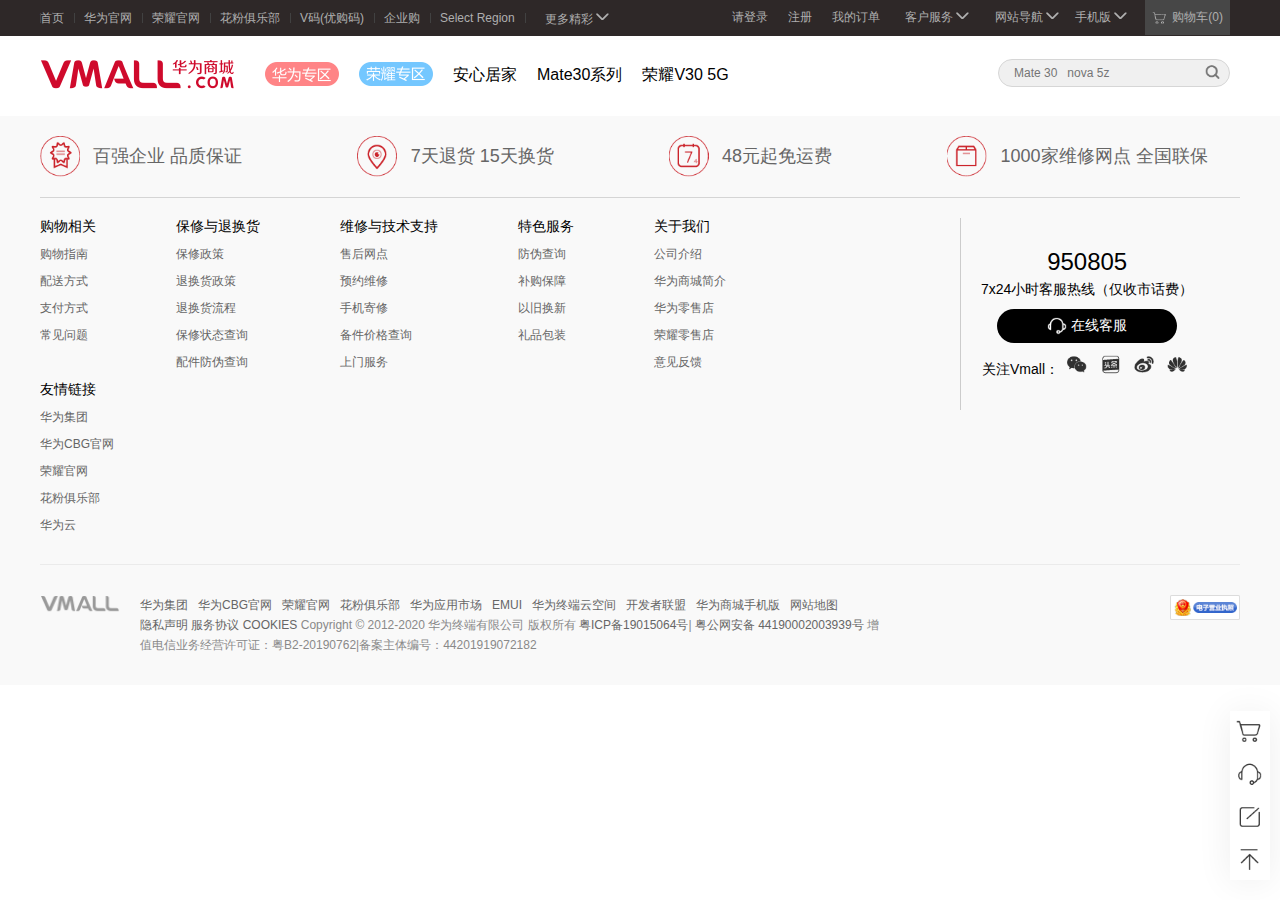
<file: header_footer.html>
<!DOCTYPE html>
<html>
	<head>
		<meta charset="utf-8">
		<title></title>
		<link rel="stylesheet" type="text/css" href="css/reset.css"/>
		<link rel="stylesheet" type="text/css" href="css/footer_header.css"/>
	</head>
	<body>
		<!-- header 头部 -->
		<div class="header">
			<!-- container 宽度是1200px -->
			<div class="container clearfix">
				<!-- 左侧顶部导航栏 -->
				<div class="left_nav fl">
					<ul class="clearfix">
						<li>
							<a href="#">首页</a>
						</li>
						<li>
							<a href="#">华为官网</a>
						</li>
						<li>
							<a href="#">荣耀官网</a>
						</li>
						<li>
							<a href="#">花粉俱乐部</a>
						</li>
						<li>
							<a href="#">V码(优购码)</a>
						</li>
						<li>
							<a href="#">企业购</a>
						</li>
						<li>
							<a href="#">Select Region</a>
						</li>
						<li>
							<div class="dropdown position_relative">
								<div class="more shortcut">
									<a href="#" class="vertical">更多精彩</a>
									<i class="arrows_icon icon_arrow_black vertical"></i>
								</div>
								<div class="list">
									<div class="dropdown_more">
										<dl>
											<dt>
												<a href="#">EMUI</a>
											</dt>
											<dt>
												<a href="#">应用市场</a>
											</dt>
											<dt>
												<a href="#">华为终端云空间</a>
											</dt>
											<dt>
												<a href="#">开发者联盟</a>
											</dt>
										</dl>
									</div>
								</div>
							</div>
						</li>
					</ul>
				</div>
				<!-- 顶部右侧导航栏 -->
				<div class="right_nav fr">
					<ul class="clearfix">
						<li class="fl">
							<a href="#">请登录</a>
						</li>
						<li class="fl">
							<a href="#">注册</a>
						</li>
						<li class="fl">
							<a href="#">我的订单</a>
						</li>
						<li class="fl">
							<div class="service position_relative">
								<div class="text">
									<a href="#" class="vertical">客户服务</a>
									<div class="arrows_icon icon_arrow_black vertical"></div>
								</div>
								<div class="service_list">
									<div>
										<a href="#">服务中心</a>
									</div>
									<div>
										<a href="#">联系客服</a>
									</div>
								</div>
							</div>
		
						</li>
						<li class="fl">
							<div class="shop position_relative">
								<div class="shop_nav">
									<a href="#" class="vertical">网站导航</a>
									<div class="arrows_icon icon_arrow_black vertical"></div>
								</div>
								<div class="shop_list">
									<div class="navigation clearfix">
										<span class="login-icon">
											<a href="#">
												<i class="arrows_icon icon_home"></i>
												商城首页
											</a>
										</span>
										<!--频道-->
										<dl>
											<dt>
												频道
											</dt>
											<dd>
												<a href="#">
													华为专区
												</a>
											</dd>
											<dd>
												<a href="#">
													企业购
												</a>
											</dd>
										</dl>
										<!--荣耀专区-->
										<dl>
											<dt>
		
											</dt>
											<dd>
												<a href="#">
													荣耀专区
												</a>
											</dd>
										</dl>
										<!--产品-->
										<dl>
											<dt>
												产品
											</dt>
											<dd>
												<a href="#">
													手机
												</a>
											</dd>
											<dd>
												<a href="#">
													平板&笔记本
												</a>
											</dd>
											<dd>
												<a href="#">
													智能穿戴
												</a>
											</dd>
										</dl>
										<!--智能家居-->
										<dl>
											<dt>
		
											</dt>
											<dd>
												<a href="#">
													智能家居
												</a>
											</dd>
											<dd>
												<a href="#">
													通用配件
												</a>
											</dd>
											<dd>
												<a href="#">
													专属配件
												</a>
											</dd>
										</dl>
										<!--增值服务-->
										<dl>
											<dt>
												增值服务
											</dt>
											<dd>
												<a href="#">
													依旧换新
												</a>
											</dd>
											<dd>
												<a href="#">
													补够保障
												</a>
											</dd>
										</dl>
										<!--礼品包装-->
										<dl>
											<dt>
		
											</dt>
											<dd>
												<a href="#">
													礼品包装
												</a>
											</dd>
											<dd>
												<a href="#">
													一口价换电池
												</a>
											</dd>
										</dl>
										<!--会员-->
										<dl>
											<dt>
												会员
											</dt>
											<dd>
												<a href="#">
													会员频道
												</a>
											</dd>
		
										</dl>
									</div>
								</div>
							</div>
		
						</li>
		
						<li class="fl">
							<div class="phone position_relative">
								<div class="text">
									<a href="#">手机版</a>
									<div class="arrows_icon icon_arrow_black vertical"></div>
								</div>
								<div class="dropdown_list">
									<div class="app clearfix">
										<div class="img fl"><img src="./img/index/ia_100004572.png"></div>
										<div class="des fl">
											<p class="title">华为商城APP</p>
											<p>新人专享好礼</p>
											<p>最高5000积分</p>
										</div>
									</div>
									<div class="weixin clearfix">
										<div class="img fl"><img src="img/index/ia_100000363.jpg"></div>
										<div class="des fl">
											<p class="title">华为商城公众号</p>
											<p>扫一扫查看</p>
										</div>
									</div>
									<div class="weixin_shop clearfix">
										<div class="img fl"><img src="./img/index/ia_100004574.jpg"></div>
										<div class="des fl">
											<p class="title">华为微信小程序</p>
											<p>扫一扫查看</p>
										</div>
									</div>
								</div>
							</div>
		
						</li>
						<li class="fl">
							<div class="cart position_relative">
								<div class="text">
									<img src="img/index/shop_logo.png" class="vertical">
									<a href="#" class="vertical">购物车(0)</a>
								</div>
								<div class="dropdown_cart">
									<div class="cart_list">
										<div><img src="./img/index/ia_100000000_52_02.png"></div>
										<p>您的购物车是空的，赶紧选购吧~</p>
									</div>
								</div>
							</div>
						</li>
					</ul>
				</div>
			</div>
		
		</div>
		<!-- logo -->
		<div class="logo_nav">
			<div class="container clearfix">
				<div class="logo_left fl">
					<ul class="clearfix">
						<li class="logo vertical">
							<img src="./img/index/ia_100000006.png">
						</li>
						<li class="huawei vertical">
							<img src="./img/index/ia_100000007.png">
						</li>
						<li class="glory vertical">
							<img src="./img/index/ia_100000008.png">
						</li>
						<li class="font vertical">
							<a href="#">安心居家</a>
						</li>
						<li class="font vertical">
							<a href="#">Mate30系列</a>
						</li>
						<li class="font vertical">
							<a href="#">荣耀V30 5G</a>
						</li>
					</ul>
				</div>
				<div class="input_right fr position_relative">
					<input type="text" placeholder="Mate 30   nova 5z" id="" value="" class="search" />
					<div class="search_logo">
						<img src="./img/index/ia_100000000_ser_03.png">
					</div>
				</div>
			</div>
		</div>
		
		
		<!-----------------------右侧固定定位  复制footer的话要一起复制这这个哦 --------------->
		<div class="right_fixed">
			<ul>
				<li class="position_relative">
					<a href="#">
						<img src="./img/index/ia_100000000_01_03.png">
					</a>
					<div class="cart">购物车</div>
				</li>
				<li class="position_relative">
					<a href="#">
						<img src="./img/index/ia_100000000_01_05.png">
					</a>
					<div class="cart">在线客服</div>
				</li>
				<li class="position_relative">
					<a href="#">
						<img src="./img/index/ia_100000000_01_07.png">
					</a>
					<div class="cart">意见反馈</div>
				</li>
				<li class="position_relative  backTop">
					<a href="#">
						<img src="./img/index/ia_100000000_01_09.png">
					</a>
				</li>
			</ul>
		</div>
		
		
		<!----------------------- footer  尾部  要把上边的固定定位一起复制--------------------------->
		<div class="footer">
			<div class="container">
				<div class="flaglist">
					<ul class="clearfix overflow_cut">
						<li class="fl">
							<a href="#">
								<img src="./img/index/ia_100000406_02.png" class="logo vertical">
								<span class="des vertical">百强企业 品质保证</span>
							</a>
						</li>
		
						<li class="fl">
							<a href="#">
								<img src="./img/index/ia_100000406_03.png" class="logo vertical">
								<span class="des vertical">7天退货 15天换货</span>
							</a>
						</li>
		
						<li class="fl">
							<a href="#">
								<img src="./img/index/ia_100000406_04.png" class="logo vertical">
								<span class="des vertical">48元起免运费</span>
							</a>
						</li>
		
						<li class="fl">
							<a href="#">
								<img src="./img/index/ia_100000406_05.png" class="logo vertical">
								<span class="des vertical">1000家维修网点 全国联保</span>
							</a>
						</li>
		
					</ul>
				</div>
				<div class="textlist clearfix">
					<ul class="clearfix overflow_cut fl">
						<li class="fl">
							<dl>
								<dt>
									<a href="#">购物相关</a>
								</dt>
								<dd>
									<a href="#">购物指南</a>
								</dd>
								<dd>
									<a href="#">配送方式</a>
								</dd>
								<dd>
									<a href="#">支付方式</a>
								</dd>
								<dd>
									<a href="#">常见问题</a>
								</dd>
							</dl>
						</li>
		
						<li class="fl">
							<dl>
								<dt>
									<a href="#">保修与退换货</a>
								</dt>
								<dd>
									<a href="#">保修政策</a>
								</dd>
								<dd>
									<a href="#">退换货政策</a>
								</dd>
								<dd>
									<a href="#">退换货流程</a>
								</dd>
								<dd>
									<a href="#">保修状态查询</a>
								</dd>
								<dd>
									<a href="#">配件防伪查询</a>
								</dd>
							</dl>
						</li>
		
						<li class="fl">
							<dl>
								<dt>
									<a href="#">维修与技术支持</a>
								</dt>
								<dd>
									<a href="#">售后网点</a>
								</dd>
								<dd>
									<a href="#">预约维修</a>
								</dd>
								<dd>
									<a href="#">手机寄修</a>
								</dd>
								<dd>
									<a href="#">备件价格查询</a>
								</dd>
								<dd>
									<a href="#">上门服务</a>
								</dd>
							</dl>
						</li>
		
						<li class="fl">
							<dl>
								<dt>
									<a href="#">特色服务</a>
								</dt>
								<dd>
									<a href="#">防伪查询</a>
								</dd>
								<dd>
									<a href="#">补购保障</a>
								</dd>
								<dd>
									<a href="#">以旧换新</a>
								</dd>
								<dd>
									<a href="#">礼品包装</a>
								</dd>
							</dl>
						</li>
		
						<li class="fl">
							<dl>
								<dt>
									<a href="#">关于我们</a>
								</dt>
								<dd>
									<a href="#">公司介绍</a>
								</dd>
								<dd>
									<a href="#">华为商城简介</a>
								</dd>
								<dd>
									<a href="#">华为零售店</a>
								</dd>
								<dd>
									<a href="#">荣耀零售店</a>
								</dd>
								<dd>
									<a href="#">意见反馈</a>
								</dd>
							</dl>
						</li>
		
						<li class="fl">
							<dl>
								<dt>
									<a href="#">友情链接</a>
								</dt>
								<dd>
									<a href="#">华为集团</a>
								</dd>
								<dd>
									<a href="#">华为CBG官网</a>
								</dd>
								<dd>
									<a href="#">荣耀官网</a>
								</dd>
								<dd>
									<a href="#">花粉俱乐部</a>
								</dd>
								<dd>
									<a href="#">华为云</a>
								</dd>
							</dl>
						</li>
		
					</ul>
					<div class="tellus fl">
						<div class="phone_num">950805</div>
						<div class="des">7x24小时客服热线（仅收市话费）</div>
						<div class="online">
							<a href="#">
								<img src="./img/index/ia_100000410_tell_11.png" class="vertical">
								<span class="call vertical">在线客服</span>
							</a>
						</div>
						<div class="other">
							<span>关注Vmall：</span>
							<a href="#">
								<img src="./img/index/ia_100000410_02.png">
							</a>
							<a href="#">
								<img src="./img/index/ia_100000410_04.png">
							</a>
							<a href="#">
								<img src="./img/index/ia_100000410_06.png">
							</a>
							<a href="#">
								<img src="./img/index/ia_100000410_08.png">
							</a>
		
						</div>
					</div>
				</div>
		
				<div class="copyright clearfix">
					<div class="fl">
						<img src="./img/index/ia_100000364.png" class="logo">
					</div>
					<div class="copy_text fl">
						<ul class="clearfix">
							<li class="fl">
								<a href="#">
									华为集团
								</a>
							</li>
							<li class="fl">
								<a href="#">
									华为CBG官网
								</a>
							</li>
							<li class="fl">
								<a href="#">
									荣耀官网
								</a>
							</li>
							<li class="fl">
								<a href="#">
									花粉俱乐部
								</a>
							</li>
							<li class="fl">
								<a href="#">
									华为应用市场
								</a>
							</li>
							<li class="fl">
								<a href="#">
									EMUI
								</a>
							</li>
							<li class="fl">
								<a href="#">
									华为终端云空间
								</a>
							</li>
							<li class="fl">
								<a href="#">
									开发者联盟
								</a>
							</li>
							<li class="fl">
								<a href="#">
									华为商城手机版
								</a>
							</li>
							<li class="fl">
								<a href="#">
									网站地图
								</a>
							</li>
						</ul>
						<div>
							<a href="#">隐私声明</a>
							<a href="#">服务协议</a>
							<a href="#">COOKIES</a>
							Copyright © 2012-2020 华为终端有限公司 版权所有
							<a href="#">粤ICP备19015064号</a>|
							<a href="#">粤公网安备 44190002003939号</a>
							增值电信业务经营许可证：粤B2-20190762|备案主体编号：44201919072182</div>
					</div>
					<div class="copy_palice fr">
						<a href="#">
							<img src="./img/index/1111.png">
						</a>
					</div>
				</div>
			</div>
		</div>
		
		<script src="js/jquery-3.4.1.min.js" type="text/javascript" charset="utf-8"></script>
		<script src="js/footer_header.js" type="text/javascript" charset="utf-8"></script>
	</body>
</html>
</file>
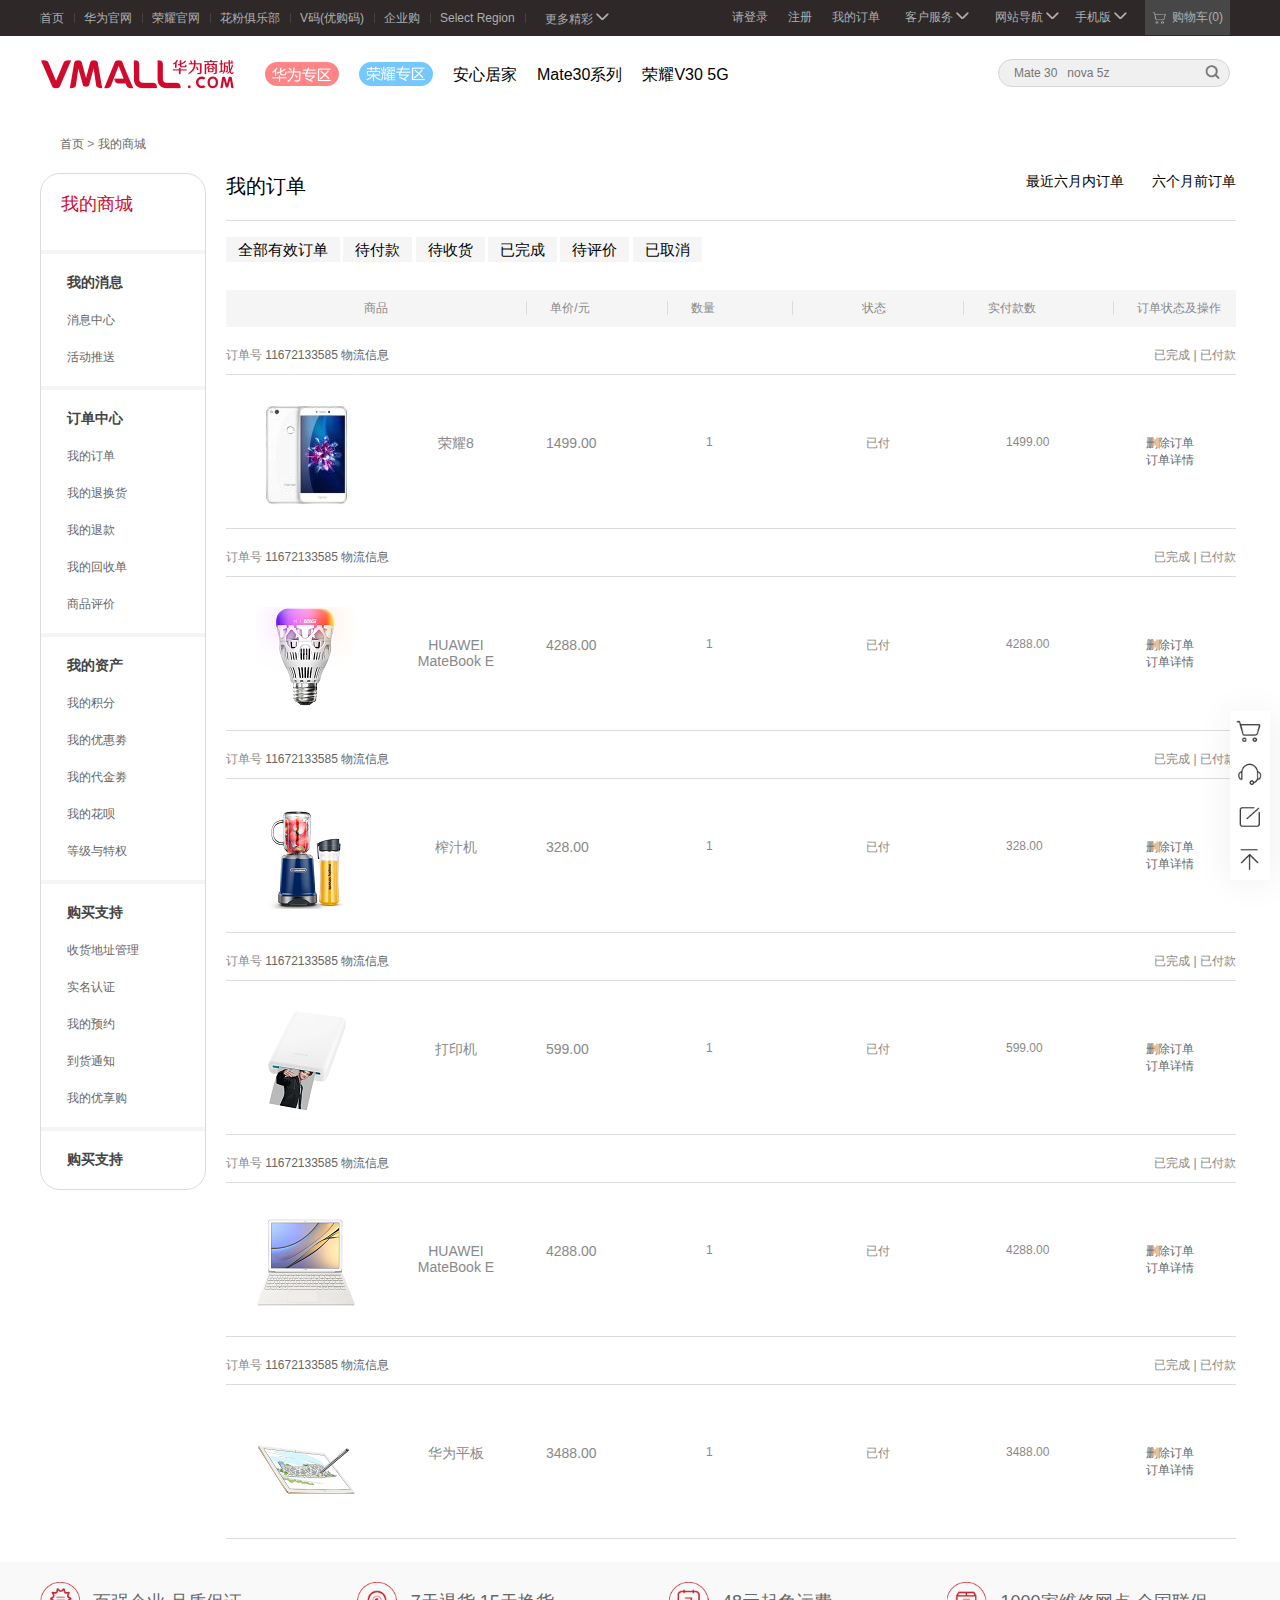
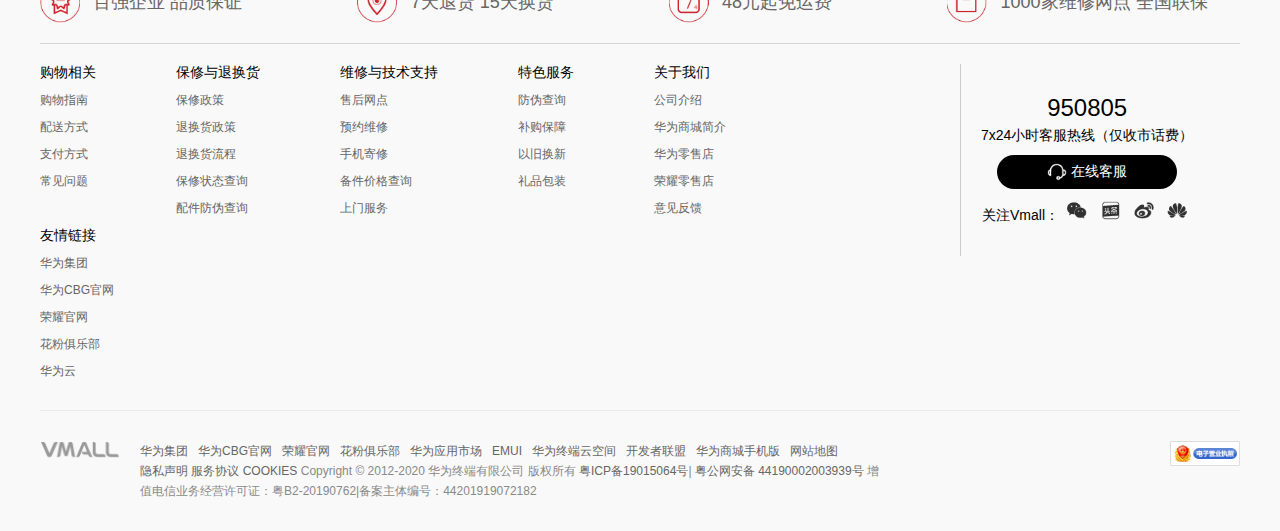
<file: order.html>
<!DOCTYPE html>
<html>
	<head>
		<meta charset="utf-8">
		<title></title>
			<link rel="stylesheet" type="text/css" href="css/reset.css" />
			<link rel="stylesheet" type="text/css" href="css/footer_header.css"/>
			<link rel="stylesheet" type="text/css" href="css/user.css" />
			<link rel="stylesheet" type="text/css" href="css/order.css" />
	</head>
	<body>
		<div class="header">
			<!-- container 宽度是1200px -->
			<div class="container clearfix">
				<!-- 左侧顶部导航栏 -->
				<div class="left_nav fl">
					<ul class="clearfix">
						<li>
							<a href="index.html">首页</a>
						</li>
						<li>
							<a href="#">华为官网</a>
						</li>
						<li>
							<a href="#">荣耀官网</a>
						</li>
						<li>
							<a href="#">花粉俱乐部</a>
						</li>
						<li>
							<a href="#">V码(优购码)</a>
						</li>
						<li>
							<a href="#">企业购</a>
						</li>
						<li>
							<a href="#">Select Region</a>
						</li>
						<li>
							<div class="dropdown position_relative">
								<div class="more shortcut">
									<a href="#" class="vertical">更多精彩</a>
									<i class="arrows_icon icon_arrow_black vertical"></i>
								</div>
								<div class="list">
									<div class="dropdown_more">
										<dl>
											<dt>
												<a href="#">EMUI</a>
											</dt>
											<dt>
												<a href="#">应用市场</a>
											</dt>
											<dt>
												<a href="#">华为终端云空间</a>
											</dt>
											<dt>
												<a href="#">开发者联盟</a>
											</dt>
										</dl>
									</div>
								</div>
							</div>
						</li>
					</ul>
				</div>
				<!-- 顶部右侧导航栏 -->
				<div class="right_nav fr">
					<ul class="clearfix">
						<li class="fl">
							<a href="login.html">请登录</a>
						</li>
						<li class="fl">
							<a href="register.html">注册</a>
						</li>
						<li class="fl">
							<a href="order.html">我的订单</a>
						</li>
						<li class="fl">
							<div class="service position_relative">
								<div class="text">
									<a href="#" class="vertical">客户服务</a>
									<div class="arrows_icon icon_arrow_black vertical"></div>
								</div>
								<div class="service_list">
									<div>
										<a href="#">服务中心</a>
									</div>
									<div>
										<a href="#">联系客服</a>
									</div>
								</div>
							</div>
		
						</li>
						<li class="fl">
							<div class="shop position_relative">
								<div class="shop_nav">
									<a href="#" class="vertical">网站导航</a>
									<div class="arrows_icon icon_arrow_black vertical"></div>
								</div>
								<div class="shop_list">
									<div class="navigation clearfix">
										<span class="login-icon">
											<a href="#">
												<i class="arrows_icon icon_home"></i>
												商城首页
											</a>
										</span>
										<!--频道-->
										<dl>
											<dt>
												频道
											</dt>
											<dd>
												<a href="#">
													华为专区
												</a>
											</dd>
											<dd>
												<a href="#">
													企业购
												</a>
											</dd>
										</dl>
										<!--荣耀专区-->
										<dl>
											<dt>
		
											</dt>
											<dd>
												<a href="#">
													荣耀专区
												</a>
											</dd>
										</dl>
										<!--产品-->
										<dl>
											<dt>
												产品
											</dt>
											<dd>
												<a href="#">
													手机
												</a>
											</dd>
											<dd>
												<a href="#">
													平板&笔记本
												</a>
											</dd>
											<dd>
												<a href="#">
													智能穿戴
												</a>
											</dd>
										</dl>
										<!--智能家居-->
										<dl>
											<dt>
		
											</dt>
											<dd>
												<a href="#">
													智能家居
												</a>
											</dd>
											<dd>
												<a href="#">
													通用配件
												</a>
											</dd>
											<dd>
												<a href="#">
													专属配件
												</a>
											</dd>
										</dl>
										<!--增值服务-->
										<dl>
											<dt>
												增值服务
											</dt>
											<dd>
												<a href="#">
													依旧换新
												</a>
											</dd>
											<dd>
												<a href="#">
													补够保障
												</a>
											</dd>
										</dl>
										<!--礼品包装-->
										<dl>
											<dt>
		
											</dt>
											<dd>
												<a href="#">
													礼品包装
												</a>
											</dd>
											<dd>
												<a href="#">
													一口价换电池
												</a>
											</dd>
										</dl>
										<!--会员-->
										<dl>
											<dt>
												会员
											</dt>
											<dd>
												<a href="#">
													会员频道
												</a>
											</dd>
		
										</dl>
									</div>
								</div>
							</div>
		
						</li>
		
						<li class="fl">
							<div class="phone position_relative">
								<div class="text">
									<a href="#">手机版</a>
									<div class="arrows_icon icon_arrow_black vertical"></div>
								</div>
								<div class="dropdown_list">
									<div class="app clearfix">
										<div class="img fl"><img src="./img/index/ia_100004572.png"></div>
										<div class="des fl">
											<p class="title">华为商城APP</p>
											<p>新人专享好礼</p>
											<p>最高5000积分</p>
										</div>
									</div>
									<div class="weixin clearfix">
										<div class="img fl"><img src="img/index/ia_100000363.jpg"></div>
										<div class="des fl">
											<p class="title">华为商城公众号</p>
											<p>扫一扫查看</p>
										</div>
									</div>
									<div class="weixin_shop clearfix">
										<div class="img fl"><img src="./img/index/ia_100004574.jpg"></div>
										<div class="des fl">
											<p class="title">华为微信小程序</p>
											<p>扫一扫查看</p>
										</div>
									</div>
								</div>
							</div>
		
						</li>
						<li class="fl">
							<div class="cart position_relative">
								<div class="text">
									<img src="img/index/shop_logo.png" class="vertical">
									<a href="#" class="vertical">购物车(0)</a>
								</div>
								<div class="dropdown_cart">
									<div class="cart_list">
										<div><img src="./img/index/ia_100000000_52_02.png"></div>
										<p>您的购物车是空的，赶紧选购吧~</p>
									</div>
								</div>
							</div>
						</li>
					</ul>
				</div>
			</div>
		
		</div>
		<div class="logo_nav">
			<div class="container clearfix">
				<div class="logo_left fl">
					<ul class="clearfix">
						<li class="logo vertical">
							<img src="./img/index/ia_100000006.png">
						</li>
						<li class="huawei vertical">
							<img src="./img/index/ia_100000007.png">
						</li>
						<li class="glory vertical">
							<img src="./img/index/ia_100000008.png">
						</li>
						<li class="font vertical">
							<a href="#">安心居家</a>
						</li>
						<li class="font vertical">
							<a href="#">Mate30系列</a>
						</li>
						<li class="font vertical">
							<a href="#">荣耀V30 5G</a>
						</li>
					</ul>
				</div>
				<div class="input_right fr position_relative">
					<input type="text" placeholder="Mate 30   nova 5z" id="" value="" class="search" />
					<div class="search_logo">
						<img src="./img/index/ia_100000000_ser_03.png">
					</div>
				</div>
			</div>
		</div>
		<!-- 内容 -->
		
			<div class="container">
				<div class="home1">
					<!-- 首页 跳转-->
					<a href="#">首页</a>
					<span>></span>
					<a href="#">我的商城</a>
				</div>
				<div class="content clearfix">
					<!-- 导航栏 -->
					<div class="sidebar fl">
						<div class="title"><a href="">我的商城</a></div>
						<div class="subnav">
							<ul>
								<li class="li"><span class="text">我的消息</span>
									<ol>
										<li><a href="#">消息中心</a></li>
										<li><a href="#">活动推送</a></li>
									</ol>
								</li>
								<li class="li"><span>订单中心</span>
									<ol>
										<li><a href="order_details .html">我的订单</a></li>
										<li><a href="#">我的退换货</a></li>
										<li><a href="#">我的退款</a></li>
										<li><a href="#">我的回收单</a></li>
										<li><a href="#">商品评价</a></li>
									</ol>
								</li>
								<li class="li"><span>我的资产</span>
									<ol>
										<li> <a href="#">我的积分</a></li>
										<li><a href="#">我的优惠劵</a></li>
										<li><a href="#">我的代金劵</a></li>
										<li><a href="#">我的花呗</a></li>
										<li><a href="#">等级与特权</a></li>
									</ol>
								</li>
								<li class="li"><span>购买支持</span>
									<ol>
										<li> <a href="receiver_address.html">收货地址管理</a></li>
										<li> <a href="#">实名认证</a></li>
										<li> <a href="#">我的预约</a></li>
										<li> <a href="#">到货通知</a></li>
										<li> <a href="#">我的优享购</a></li>
									</ol>
								</li>
								<li class="li"><span>购买支持</span></li>
							</ul>
						</div>
					</div>
					<!-- 栏目 -->
					<div class="fl details">
						<!-- 标题 -->
						<div class="title clearfix">
							<div class="designation fl">我的订单</div>
							<div class="designation_fr fr">
								<ul>
									<li>最近六月内订单</li>
									<li>六个月前订单</li>
								</ul>
							</div>
						</div>
						<div class="main">
							<ul class="main_ul">
								<!-- 最近六个月的订单 -->
								<li class="main_one"><div class="main_first">
									<div class="title_one">
											<span class="main_one_title">全部有效订单</span>
											<span class="main_one_title">待付款</span>
											<span class="main_one_title">待收货</span>
											<span class="main_one_title">已完成</span>
											<span class="main_one_title">待评价</span>
											<span class="main_one_title">已取消</span>
									</div>
									<div class="column">
										<div>
											<span class="commodity">商品</span>
											<span class="unit">单价/元</span>
											<span class="quantity">数量</span>
											<span class="phase">状态</span>
											<span class="payment">实付款数</span>
											<span class="operation">订单状态及操作</span>
										</div>
									</div>
									<div>
										<div class="main_one_content">
											<!-- 商品 -->
											<div class="list-group-item">
												<div class="item-product clearfix">
													<div class="item-message fl">
														<span class="no">
															订单号
															<a href="#">
																11672133585
															</a>
														</span>
														<span class="logistics">
															<a href="#">物流信息</a>
														</span>
													</div>
													<div class="complete fr">
														已完成&nbsp;|&nbsp;已付款
													</div>
												</div>
												<div class="product-phone clearfix">
													<div class="img fl"><img src="img/order/huaweip8.jpg" ></div>
													<div class="name fl">荣耀8</div>
													<div class="money fl">1499.00</div>
													<div class="quantity fl">1</div>
													<div class="state fl">已付</div>
													<div class="actual fl">1499.00</div>
													<div class="operation fl">
														<div class="del"><a href="#">删除订单</a></div>
														<div><a href="order_details .html">订单详情</a></div>
													</div>
												</div>
											</div>
											<!-- 商品 -->
											<div class="list-group-item">
												<div class="item-product clearfix">
													<div class="item-message fl">
														<span class="no">
															订单号
															<a href="#">
																11672133585
															</a>
														</span>
														<span class="logistics">
															<a href="#">物流信息</a>
														</span>
													</div>
													<div class="complete fr">
														已完成&nbsp;|&nbsp;已付款
													</div>
												</div>
												<div class="product-phone clearfix">
													<div class="img fl"><img src="img/order/p1.png" ></div>
													<div class="name fl">HUAWEI MateBook E</div>
													<div class="money fl">4288.00</div>
													<div class="quantity fl">1</div>
													<div class="state fl">已付</div>
													<div class="actual fl">4288.00</div>
													<div class="operation fl">
														<div class="del"><a href="#">删除订单</a></div>
														<div><a href="order_details .html">订单详情</a></div>
													</div>
												</div>
											</div>
											<!-- 商品 -->
											<div class="list-group-item">
												<div class="item-product clearfix">
													<div class="item-message fl">
														<span class="no">
															订单号
															<a href="#">
																11672133585
															</a>
														</span>
														<span class="logistics">
															<a href="#">物流信息</a>
														</span>
													</div>
													<div class="complete fr">
														已完成&nbsp;|&nbsp;已付款
													</div>
												</div>
												<div class="product-phone clearfix">
													<div class="img fl"><img src="img/order/p2.png" ></div>
													<div class="name fl">榨汁机</div>
													<div class="money fl">328.00</div>
													<div class="quantity fl">1</div>
													<div class="state fl">已付</div>
													<div class="actual fl">328.00</div>
													<div class="operation fl">
														<div class="del"><a href="#">删除订单</a></div>
														<div><a href="order_details.html">订单详情</a></div>
													</div>
												</div>
											</div>
											<!-- 商品 -->
											<div class="list-group-item">
												<div class="item-product clearfix">
													<div class="item-message fl">
														<span class="no">
															订单号
															<a href="#">
																11672133585
															</a>
														</span>
														<span class="logistics">
															<a href="#">物流信息</a>
														</span>
													</div>
													<div class="complete fr">
														已完成&nbsp;|&nbsp;已付款
													</div>
												</div>
												<div class="product-phone clearfix">
													<div class="img fl"><img src="img/order/p3.png" ></div>
													<div class="name fl">打印机</div>
													<div class="money fl">599.00</div>
													<div class="quantity fl">1</div>
													<div class="state fl">已付</div>
													<div class="actual fl">599.00</div>
													<div class="operation fl">
														<div class="del"><a href="#">删除订单</a></div>
														<div><a href="order_details.html">订单详情</a></div>
													</div>
												</div>
											</div>
											<!-- 商品 -->
											<div class="list-group-item">
												<div class="item-product clearfix">
													<div class="item-message fl">
														<span class="no">
															订单号
															<a href="#">
																11672133585
															</a>
														</span>
														<span class="logistics">
															<a href="#">物流信息</a>
														</span>
													</div>
													<div class="complete fr">
														已完成&nbsp;|&nbsp;已付款
													</div>
												</div>
												<div class="product-phone clearfix">
													<div class="img fl"><img src="img/order/p4.png" ></div>
													<div class="name fl">HUAWEI MateBook E</div>
													<div class="money fl">4288.00</div>
													<div class="quantity fl">1</div>
													<div class="state fl">已付</div>
													<div class="actual fl">4288.00</div>
													<div class="operation fl">
														<div class="del"><a href="#">删除订单</a></div>
														<div><a href="order_details.html">订单详情</a></div>
													</div>
												</div>
											</div>
											<!-- 商品 -->
											<div class="list-group-item">
												<div class="item-product clearfix">
													<div class="item-message fl">
														<span class="no">
															订单号
															<a href="#">
																11672133585
															</a>
														</span>
														<span class="logistics">
															<a href="#">物流信息</a>
														</span>
													</div>
													<div class="complete fr">
														已完成&nbsp;|&nbsp;已付款
													</div>
												</div>
												<div class="product-phone clearfix">
													<div class="img fl"><img src="img/order/p5.png" ></div>
													<div class="name fl">华为平板</div>
													<div class="money fl">3488.00</div>
													<div class="quantity fl">1</div>
													<div class="state fl">已付</div>
													<div class="actual fl">3488.00</div>
													<div class="operation fl">
														<div class="del"><a href="#">删除订单</a></div>
														<div><a href="order_details.html">订单详情</a></div>
													</div>
												</div>
											</div>
										</div>
										<div class="main_one_content">
											<span class="hint">你暂时没有相关记录</span>
										</div>
										<div  class="main_one_content">
											<span class="hint">你暂时没有相关记录</span>
										</div>
										<div  class="main_one_content">
											<div class="list-group-item">
												<div class="item-product clearfix">
													<div class="item-message fl">
														<span class="no">
															订单号
															<a href="#">
																11672133585
															</a>
														</span>
														<span class="logistics">
															<a href="#">物流信息</a>
														</span>
													</div>
													<div class="complete fr">
														已完成&nbsp;|&nbsp;已付款
													</div>
												</div>
												<div class="product-phone clearfix">
													<div class="img fl"><img src="img/order/p5.png" ></div>
													<div class="name fl">华为平板</div>
													<div class="money fl">3488.00</div>
													<div class="quantity fl">1</div>
													<div class="state fl">已付</div>
													<div class="actual fl">3488.00</div>
													<div class="operation fl">
														<div class="del"><a href="#">删除订单</a></div>
														<div><a href="order_details.html">订单详情</a></div>
													</div>
												</div>
											</div>
										</div>
										<div  class="main_one_content">
											<span class="hint">你暂时没有相关记录</span>
										</div>
										<div  class="main_one_content">
											<span class="hint">你暂时没有相关记录</span>
										</div>
									</div>
								</div></li>
								<!-- 六个月前的订单 -->
								<li class="main_two"><div class="main_list">
									<span class="hint">你暂时没有相关记录,请前往<a href="#">主页</a>选购</span>
								</div></li>
							</ul>
						</div>
					</div>
				</div>
			</div>
		<div class="right_fixed">
			<ul>
				<li class="position_relative">
					<a href="#">
						<img src="./img/index/ia_100000000_01_03.png">
					</a>
					<div class="cart">购物车</div>
				</li>
				<li class="position_relative">
					<a href="#">
						<img src="./img/index/ia_100000000_01_05.png">
					</a>
					<div class="cart">在线客服</div>
				</li>
				<li class="position_relative">
					<a href="#">
						<img src="./img/index/ia_100000000_01_07.png">
					</a>
					<div class="cart">意见反馈</div>
				</li>
				<li class="position_relative  backTop">
					<a href="#">
						<img src="./img/index/ia_100000000_01_09.png">
					</a>
				</li>
			</ul>
		</div>
		<div class="footer">
			<div class="container">
				<div class="flaglist">
					<ul class="clearfix overflow_cut">
						<li class="fl">
							<a href="#">
								<img src="./img/index/ia_100000406_02.png" class="logo vertical">
								<span class="des vertical">百强企业 品质保证</span>
							</a>
						</li>
		
						<li class="fl">
							<a href="#">
								<img src="./img/index/ia_100000406_03.png" class="logo vertical">
								<span class="des vertical">7天退货 15天换货</span>
							</a>
						</li>
		
						<li class="fl">
							<a href="#">
								<img src="./img/index/ia_100000406_04.png" class="logo vertical">
								<span class="des vertical">48元起免运费</span>
							</a>
						</li>
		
						<li class="fl">
							<a href="#">
								<img src="./img/index/ia_100000406_05.png" class="logo vertical">
								<span class="des vertical">1000家维修网点 全国联保</span>
							</a>
						</li>
		
					</ul>
				</div>
				<div class="textlist clearfix">
					<ul class="clearfix overflow_cut fl">
						<li class="fl">
							<dl>
								<dt>
									<a href="#">购物相关</a>
								</dt>
								<dd>
									<a href="#">购物指南</a>
								</dd>
								<dd>
									<a href="#">配送方式</a>
								</dd>
								<dd>
									<a href="#">支付方式</a>
								</dd>
								<dd>
									<a href="#">常见问题</a>
								</dd>
							</dl>
						</li>
		
						<li class="fl">
							<dl>
								<dt>
									<a href="#">保修与退换货</a>
								</dt>
								<dd>
									<a href="#">保修政策</a>
								</dd>
								<dd>
									<a href="#">退换货政策</a>
								</dd>
								<dd>
									<a href="#">退换货流程</a>
								</dd>
								<dd>
									<a href="#">保修状态查询</a>
								</dd>
								<dd>
									<a href="#">配件防伪查询</a>
								</dd>
							</dl>
						</li>
		
						<li class="fl">
							<dl>
								<dt>
									<a href="#">维修与技术支持</a>
								</dt>
								<dd>
									<a href="#">售后网点</a>
								</dd>
								<dd>
									<a href="#">预约维修</a>
								</dd>
								<dd>
									<a href="#">手机寄修</a>
								</dd>
								<dd>
									<a href="#">备件价格查询</a>
								</dd>
								<dd>
									<a href="#">上门服务</a>
								</dd>
							</dl>
						</li>
		
						<li class="fl">
							<dl>
								<dt>
									<a href="#">特色服务</a>
								</dt>
								<dd>
									<a href="#">防伪查询</a>
								</dd>
								<dd>
									<a href="#">补购保障</a>
								</dd>
								<dd>
									<a href="#">以旧换新</a>
								</dd>
								<dd>
									<a href="#">礼品包装</a>
								</dd>
							</dl>
						</li>
		
						<li class="fl">
							<dl>
								<dt>
									<a href="#">关于我们</a>
								</dt>
								<dd>
									<a href="#">公司介绍</a>
								</dd>
								<dd>
									<a href="#">华为商城简介</a>
								</dd>
								<dd>
									<a href="#">华为零售店</a>
								</dd>
								<dd>
									<a href="#">荣耀零售店</a>
								</dd>
								<dd>
									<a href="#">意见反馈</a>
								</dd>
							</dl>
						</li>
		
						<li class="fl">
							<dl>
								<dt>
									<a href="#">友情链接</a>
								</dt>
								<dd>
									<a href="#">华为集团</a>
								</dd>
								<dd>
									<a href="#">华为CBG官网</a>
								</dd>
								<dd>
									<a href="#">荣耀官网</a>
								</dd>
								<dd>
									<a href="#">花粉俱乐部</a>
								</dd>
								<dd>
									<a href="#">华为云</a>
								</dd>
							</dl>
						</li>
		
					</ul>
					<div class="tellus fl">
						<div class="phone_num">950805</div>
						<div class="des">7x24小时客服热线（仅收市话费）</div>
						<div class="online">
							<a href="#">
								<img src="./img/index/ia_100000410_tell_11.png" class="vertical">
								<span class="call vertical">在线客服</span>
							</a>
						</div>
						<div class="other">
							<span>关注Vmall：</span>
							<a href="#">
								<img src="./img/index/ia_100000410_02.png">
							</a>
							<a href="#">
								<img src="./img/index/ia_100000410_04.png">
							</a>
							<a href="#">
								<img src="./img/index/ia_100000410_06.png">
							</a>
							<a href="#">
								<img src="./img/index/ia_100000410_08.png">
							</a>
		
						</div>
					</div>
				</div>
		
				<div class="copyright clearfix">
					<div class="fl">
						<img src="./img/index/ia_100000364.png" class="logo">
					</div>
					<div class="copy_text fl">
						<ul class="clearfix">
							<li class="fl">
								<a href="#">
									华为集团
								</a>
							</li>
							<li class="fl">
								<a href="#">
									华为CBG官网
								</a>
							</li>
							<li class="fl">
								<a href="#">
									荣耀官网
								</a>
							</li>
							<li class="fl">
								<a href="#">
									花粉俱乐部
								</a>
							</li>
							<li class="fl">
								<a href="#">
									华为应用市场
								</a>
							</li>
							<li class="fl">
								<a href="#">
									EMUI
								</a>
							</li>
							<li class="fl">
								<a href="#">
									华为终端云空间
								</a>
							</li>
							<li class="fl">
								<a href="#">
									开发者联盟
								</a>
							</li>
							<li class="fl">
								<a href="#">
									华为商城手机版
								</a>
							</li>
							<li class="fl">
								<a href="#">
									网站地图
								</a>
							</li>
						</ul>
						<div>
							<a href="#">隐私声明</a>
							<a href="#">服务协议</a>
							<a href="#">COOKIES</a>
							Copyright © 2012-2020 华为终端有限公司 版权所有
							<a href="#">粤ICP备19015064号</a>|
							<a href="#">粤公网安备 44190002003939号</a>
							增值电信业务经营许可证：粤B2-20190762|备案主体编号：44201919072182</div>
					</div>
					<div class="copy_palice fr">
						<a href="#">
							<img src="./img/index/1111.png">
						</a>
					</div>
				</div>
			</div>
		</div>
		<script src="js/jquery-3.4.1.min.js" type="text/javascript" charset="utf-8"></script>
		<script src="js/footer_header.js" type="text/javascript" charset="utf-8"></script>
		<script src="js/order.js" type="text/javascript" charset="utf-8"></script>
	</body>
</html>
</file>
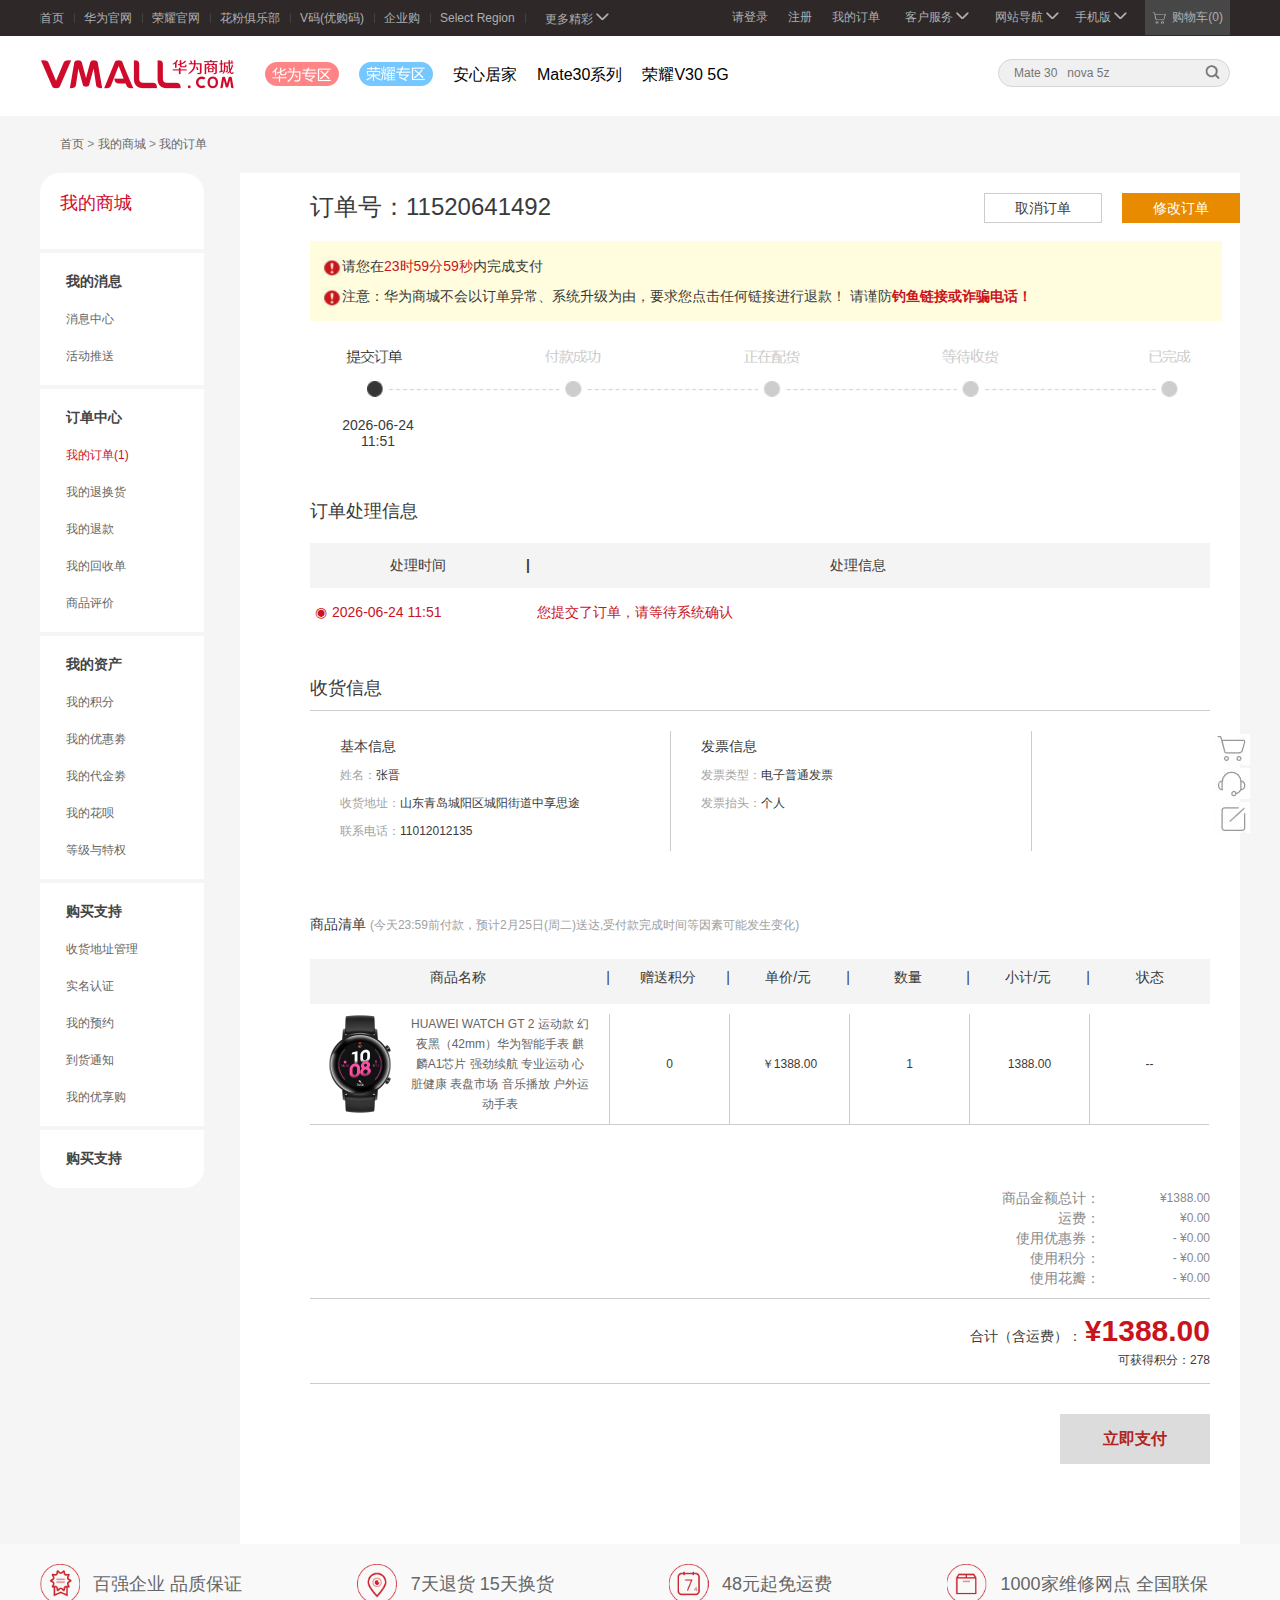
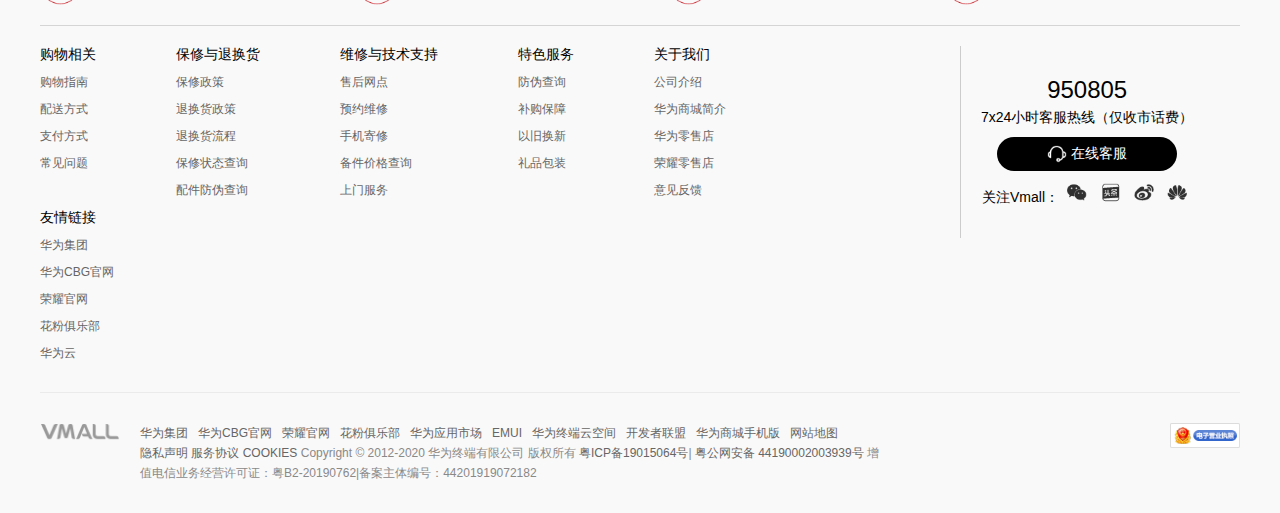
<file: order_details .html>
<!DOCTYPE html>
<html>
	<head>
		<meta charset="utf-8">
		<title></title>
		<link rel="stylesheet" type="text/css" href="lib/swiper/css/swiper.min.css" />
		<link rel="stylesheet" type="text/css" href="css/reset.css" />
		<link rel="stylesheet" type="text/css" href="css/footer_header.css"/>
		<link rel="stylesheet" type="text/css" href="css/user.css" />
		<link rel="stylesheet" type="text/css" href="css/order_details%20.css" />
	</head>
	<body>
		<div class="header">
			<!-- container 宽度是1200px -->
			<div class="container clearfix">
				<!-- 左侧顶部导航栏 -->
				<div class="left_nav fl">
					<ul class="clearfix">
						<li class="arr">
							<a href="index.html">首页</a>
						</li>
						<li class="arr">
							<a href="https://www.huawei.com/cn/?ic_medium=direct&ic_source=surlent">华为官网</a>
						</li>
						<li class="arr">
							<a href="https://www.honor.cn/">荣耀官网</a>
						</li>
						<li class="arr">
							<a href="https://club.huawei.com/">花粉俱乐部</a>
						</li>
						<li class="arr">
							<a href="https://www.vmall.com/priority">V码(优购码)</a>
						</li>
						<li class="arr">
							<a href="https://company.vmall.com/">企业购</a>
						</li>
						<li>
							<a href="#">Select Region</a>
						</li>
						<li>
							<div class="dropdown position_relative">
								<div class="more shortcut">
									<a href="#" class="vertical">更多精彩</a>
									<i class="arrows_icon icon_arrow_black vertical"></i>
								</div>
								<div class="list">
									<div class="dropdown_more">
										<dl>
											<dt>
												<a href="#">EMUI</a>
											</dt>
											<dt>
												<a href="#">应用市场</a>
											</dt>
											<dt>
												<a href="#">华为终端云空间</a>
											</dt>
											<dt>
												<a href="#">开发者联盟</a>
											</dt>
										</dl>
									</div>
								</div>
							</div>
						</li>
					</ul>
				</div>
				<!-- 顶部右侧导航栏 -->
				<div class="right_nav fr">
					<ul class="clearfix">
						<li class="fl arr">
							<a href="login.html">请登录</a>
						</li>
						<li class="fl arr">
							<a href="register.html">注册</a>
						</li>
						<li class="fl arr">
							<a href="order.html">我的订单</a>
						</li>
						<li class="fl">
							<div class="service position_relative">
								<div class="text">
									<a href="#" class="vertical">客户服务</a>
									<div class="arrows_icon icon_arrow_black vertical"></div>
								</div>
								<div class="service_list">
									<div>
										<a href="#">服务中心</a>
									</div>
									<div>
										<a href="#">联系客服</a>
									</div>
								</div>
							</div>

						</li>
						<li class="fl">
							<div class="shop position_relative">
								<div class="shop_nav">
									<a href="#" class="vertical">网站导航</a>
									<div class="arrows_icon icon_arrow_black vertical"></div>
								</div>
								<div class="shop_list">
									<div class="navigation clearfix">
										<span class="login-icon">
											<a href="#">
												<i class="arrows_icon icon_home"></i>
												商城首页
											</a>
										</span>
										<!--频道-->
										<dl>
											<dt>
												频道
											</dt>
											<dd>
												<a href="#">
													华为专区
												</a>
											</dd>
											<dd>
												<a href="#">
													企业购
												</a>
											</dd>
										</dl>
										<!--荣耀专区-->
										<dl>
											<dt>

											</dt>
											<dd>
												<a href="#">
													荣耀专区
												</a>
											</dd>
										</dl>
										<!--产品-->
										<dl>
											<dt>
												产品
											</dt>
											<dd>
												<a href="#">
													手机
												</a>
											</dd>
											<dd>
												<a href="#">
													平板&笔记本
												</a>
											</dd>
											<dd>
												<a href="#">
													智能穿戴
												</a>
											</dd>
										</dl>
										<!--智能家居-->
										<dl>
											<dt>

											</dt>
											<dd>
												<a href="#">
													智能家居
												</a>
											</dd>
											<dd>
												<a href="#">
													通用配件
												</a>
											</dd>
											<dd>
												<a href="#">
													专属配件
												</a>
											</dd>
										</dl>
										<!--增值服务-->
										<dl>
											<dt>
												增值服务
											</dt>
											<dd>
												<a href="#">
													依旧换新
												</a>
											</dd>
											<dd>
												<a href="#">
													补够保障
												</a>
											</dd>
										</dl>
										<!--礼品包装-->
										<dl>
											<dt>

											</dt>
											<dd>
												<a href="#">
													礼品包装
												</a>
											</dd>
											<dd>
												<a href="#">
													一口价换电池
												</a>
											</dd>
										</dl>
										<!--会员-->
										<dl>
											<dt>
												会员
											</dt>
											<dd>
												<a href="#">
													会员频道
												</a>
											</dd>

										</dl>
									</div>
								</div>
							</div>

						</li>

						<li class="fl">
							<div class="phone position_relative">
								<div class="text">
									<a href="#">手机版</a>
									<div class="arrows_icon icon_arrow_black vertical"></div>
								</div>
								<div class="dropdown_list">
									<div class="app clearfix">
										<div class="img fl"><img src="./img/index/ia_100004572.png"></div>
										<div class="des fl">
											<p class="title">华为商城APP</p>
											<p>新人专享好礼</p>
											<p>最高5000积分</p>
										</div>
									</div>
									<div class="weixin clearfix">
										<div class="img fl"><img src="img/index/ia_100000363.jpg"></div>
										<div class="des fl">
											<p class="title">华为商城公众号</p>
											<p>扫一扫查看</p>
										</div>
									</div>
									<div class="weixin_shop clearfix">
										<div class="img fl"><img src="./img/index/ia_100004574.jpg"></div>
										<div class="des fl">
											<p class="title">华为微信小程序</p>
											<p>扫一扫查看</p>
										</div>
									</div>
								</div>
							</div>

						</li>
						<li class="fl">
							<div class="cart position_relative">
								<div class="text">
									<img src="img/index/shop_logo.png" class="vertical">
									<a href="cart.html" class="vertical">购物车(0)</a>
								</div>
								<div class="dropdown_cart">
									<div class="cart_list">
										<div><img src="./img/index/ia_100000000_52_02.png"></div>
										<p>您的购物车是空的，赶紧选购吧~</p>
									</div>
								</div>
							</div>
						</li>
					</ul>
				</div>
			</div>

		</div>
		<div class="logo_nav">
			<div class="container clearfix">
				<div class="logo_left fl">
					<ul class="clearfix">
						<li class="logo vertical">
							<img src="./img/index/ia_100000006.png">
						</li>
						<li class="huawei vertical">
							<img src="./img/index/ia_100000007.png">
						</li>
						<li class="glory vertical">
							<img src="./img/index/ia_100000008.png">
						</li>
						<li class="font vertical">
							<a href="#">安心居家</a>
						</li>
						<li class="font vertical">
							<a href="#">Mate30系列</a>
						</li>
						<li class="font vertical">
							<a href="#">荣耀V30 5G</a>
						</li>
					</ul>
				</div>
				<div class="input_right fr position_relative">
					<input type="text" placeholder="Mate 30   nova 5z" id="" value="" class="search" />
					<div class="search_logo">
						<img src="./img/index/ia_100000000_ser_03.png">
					</div>
				</div>
			</div>
		</div>

		<!-- 内容 -->
		<div class='background'>
			<div class="container">
				<div class="home1">
					<!-- 首页 跳转-->
					<a href="index.html">首页</a>
					<span>></span>
					<a href="index.html">我的商城</a>
					<span>></span>
					<a href="#">我的订单</a>
				</div>
				<div class="content clearfix">
					<!-- 导航栏 -->
					<div class="sidebar fl">
						<div class="title"><a href="">我的商城</a></div>
						<div class="subnav">
							<ul>
								<li class="li"><span class="text">我的消息</span>
									<ol>
										<li><a href="#">消息中心</a></li>
										<li><a href="#">活动推送</a></li>
									</ol>
								</li>
								<li class="li"><span>订单中心</span>
									<ol>
										<li><a href="order.html" style="color: #CA141D;">我的订单(1)</a></li>
										<li><a href="order.html">我的退换货</a></li>
										<li><a href="order.html">我的退款</a></li>
										<li><a href="order.html">我的回收单</a></li>
										<li><a href="order.html">商品评价</a></li>
									</ol>
								</li>
								<li class="li"><span>我的资产</span>
									<ol>
										<li> <a href="#">我的积分</a></li>
										<li><a href="#">我的优惠劵</a></li>
										<li><a href="#">我的代金劵</a></li>
										<li><a href="#">我的花呗</a></li>
										<li><a href="#">等级与特权</a></li>
									</ol>
								</li>
								<li class="li"><span>购买支持</span>
									<ol>
										<li> <a href="receiver_address.html">收货地址管理</a></li>
										<li> <a href="#">实名认证</a></li>
										<li> <a href="#">我的预约</a></li>
										<li> <a href="#">到货通知</a></li>
										<li> <a href="#">我的优享购</a></li>
									</ol>
								</li>
								<li class="li"><span>购买支持</span></li>
							</ul>
						</div>
					</div>
					<div class="right">
						<div class="btn clearfix">
							<span>订单号：11520641492</span>
						
							<button class="two_btn fr" type="button">修改订单</button>
							<button class="one_btn fr" type="button">取消订单</button>
							<div class="lasttime">
								<img src="img/line_item/3.jpg">请您在<span class="time"></span>内完成支付
								<div><img src="img/line_item/3.jpg">注意：华为商城不会以订单异常、系统升级为由，要求您点击任何链接进行退款！ 请谨防<b style="color: #CA141D;">钓鱼链接或诈骗电话！</b></div>
							</div>
							<img class="img" src="img/line_item/2.png">
							<div class="now_time"></div>
							<div class="sell">订单处理信息</div>
							<div class="border">处理时间<b>|</b><span>处理信息</span></div>
							<div class="now">◉<span class="now_time"></span><span>您提交了订单，请等待系统确认</span></div>
							<div class="sell">收货信息</div>
							<div class="bor"></div>
							<div class="box clearfix">
								<div class="msg_left fl">
									<div>基本信息</div>
									<div class="msg">姓名：<span>张晋</span></div>
									<div class="msg">收货地址：<span>山东青岛城阳区城阳街道中享思途</span></div>
									<div class="msg">联系电话：<span>11012012135</span></div>
								</div>
								<div class="br fl"></div>
								<div class="msg_right fl">
									<div>发票信息</div>
									<div class="msg">发票类型：<span>电子普通发票</span></div>
									<div class="msg">发票抬头：<span>个人</span></div>
								</div>
								<div class="br fl"></div>
							</div>
							<div class="commodity">商品清单 <span>(今天23:59前付款，预计2月25日(周二)送达,受付款完成时间等因素可能发生变化)</span></div>
							<div class="border_1 clearfix">
								<div class="name fl">商品名称 <i>|</i></div>
								<div class="else fl">赠送积分 <i>|</i></div>
								<div class="else fl">单价/元 <i>|</i></div>
								<div class="else fl">数量 <i>|</i></div>
								<div class="else fl">小计/元 <i>|</i></div>
								<div class="else fl">状态</div>
							</div>
							<div class="border_2 clearfix">
								<div class="name fl clearfix">
									<img class="pic fl" src="img/line_item/1.png">
									<a class="txt fl" href="#">HUAWEI WATCH GT 2 运动款 幻夜黑（42mm）华为智能手表 麒麟A1芯片 强劲续航 专业运动 心脏健康 表盘市场 音乐播放 户外运动手表</a>
								</div>
								<div class="else fl">0</div>
								<div class="else fl">￥1388.00</div>
								<div class="else fl">1</div>
								<div class="else fl">1388.00</div>
								<div class="else fl">--</div>
							</div>
							<div align='right' class="text clearfix">
								<div class="number fr">
									<div align='right'>¥1388.00</div>
									<div align='right'>¥0.00</div>
									<div align='right'>- ¥0.00</div>
									<div align='right'>- ¥0.00</div>
									<div align='right'>- ¥0.00</div>
								</div>
								<div class="chinese fr">
									<div align='right'>商品金额总计：</div>
									<div align='right'>运费：</div>
									<div align='right'>使用优惠券：</div>
									<div align='right'>使用积分：</div>
									<div align='right'>使用花瓣：</div>
								</div>
							</div>
							<div class="bor"></div>
							<div align='right' class="total">
								<i>合计（含运费）：</i>
								<b>¥1388.00</b>
								<div>可获得积分：278</div>
							</div>
							<div class="bor"></div>
						<!-- 	<button class="button" type="button">立即支付</button> -->
							<a href="order_refer.html" class="button">立即支付</a>
						</div>
					</div>
				</div>
			</div>
		</div>
		</div>
		</div>
		<!-- 商品按钮 -->
		<div class="rapid">
			<div><a href="#"><img src="img/user/uesr_homepage/图标1.jpg"></a></div>
			<div><a href="#"><img src="img/user/uesr_homepage/图标2.jpg"></a></div>
			<div><a href="#"><img src="img/user/uesr_homepage/图标3.jpg"></a></div>
			<div class="back"><img src="img/user/uesr_homepage/图标4.jpg"></div>
		</div>
		<div class="footer">
			<div class="container">
				<div class="flaglist">
					<ul class="clearfix overflow_cut">
						<li class="fl">
							<a href="#">
								<img src="./img/index/ia_100000406_02.png" class="logo vertical">
								<span class="des vertical">百强企业 品质保证</span>
							</a>
						</li>

						<li class="fl">
							<a href="#">
								<img src="./img/index/ia_100000406_03.png" class="logo vertical">
								<span class="des vertical">7天退货 15天换货</span>
							</a>
						</li>

						<li class="fl">
							<a href="#">
								<img src="./img/index/ia_100000406_04.png" class="logo vertical">
								<span class="des vertical">48元起免运费</span>
							</a>
						</li>

						<li class="fl">
							<a href="#">
								<img src="./img/index/ia_100000406_05.png" class="logo vertical">
								<span class="des vertical">1000家维修网点 全国联保</span>
							</a>
						</li>

					</ul>
				</div>
				<div class="textlist clearfix">
					<ul class="clearfix overflow_cut fl">
						<li class="fl">
							<dl>
								<dt>
									<a href="#">购物相关</a>
								</dt>
								<dd>
									<a href="#">购物指南</a>
								</dd>
								<dd>
									<a href="#">配送方式</a>
								</dd>
								<dd>
									<a href="#">支付方式</a>
								</dd>
								<dd>
									<a href="#">常见问题</a>
								</dd>
							</dl>
						</li>

						<li class="fl">
							<dl>
								<dt>
									<a href="#">保修与退换货</a>
								</dt>
								<dd>
									<a href="#">保修政策</a>
								</dd>
								<dd>
									<a href="#">退换货政策</a>
								</dd>
								<dd>
									<a href="#">退换货流程</a>
								</dd>
								<dd>
									<a href="#">保修状态查询</a>
								</dd>
								<dd>
									<a href="#">配件防伪查询</a>
								</dd>
							</dl>
						</li>

						<li class="fl">
							<dl>
								<dt>
									<a href="#">维修与技术支持</a>
								</dt>
								<dd>
									<a href="#">售后网点</a>
								</dd>
								<dd>
									<a href="#">预约维修</a>
								</dd>
								<dd>
									<a href="#">手机寄修</a>
								</dd>
								<dd>
									<a href="#">备件价格查询</a>
								</dd>
								<dd>
									<a href="#">上门服务</a>
								</dd>
							</dl>
						</li>

						<li class="fl">
							<dl>
								<dt>
									<a href="#">特色服务</a>
								</dt>
								<dd>
									<a href="#">防伪查询</a>
								</dd>
								<dd>
									<a href="#">补购保障</a>
								</dd>
								<dd>
									<a href="#">以旧换新</a>
								</dd>
								<dd>
									<a href="#">礼品包装</a>
								</dd>
							</dl>
						</li>

						<li class="fl">
							<dl>
								<dt>
									<a href="#">关于我们</a>
								</dt>
								<dd>
									<a href="#">公司介绍</a>
								</dd>
								<dd>
									<a href="#">华为商城简介</a>
								</dd>
								<dd>
									<a href="#">华为零售店</a>
								</dd>
								<dd>
									<a href="#">荣耀零售店</a>
								</dd>
								<dd>
									<a href="#">意见反馈</a>
								</dd>
							</dl>
						</li>

						<li class="fl">
							<dl>
								<dt>
									<a href="#">友情链接</a>
								</dt>
								<dd>
									<a href="#">华为集团</a>
								</dd>
								<dd>
									<a href="#">华为CBG官网</a>
								</dd>
								<dd>
									<a href="#">荣耀官网</a>
								</dd>
								<dd>
									<a href="#">花粉俱乐部</a>
								</dd>
								<dd>
									<a href="#">华为云</a>
								</dd>
							</dl>
						</li>

					</ul>
					<div class="tellus fl">
						<div class="phone_num">950805</div>
						<div class="des">7x24小时客服热线（仅收市话费）</div>
						<div class="online">
							<a href="#">
								<img src="./img/index/ia_100000410_tell_11.png" class="vertical">
								<span class="call vertical">在线客服</span>
							</a>
						</div>
						<div class="other">
							<span>关注Vmall：</span>
							<a href="#">
								<img src="./img/index/ia_100000410_02.png">
							</a>
							<a href="#">
								<img src="./img/index/ia_100000410_04.png">
							</a>
							<a href="#">
								<img src="./img/index/ia_100000410_06.png">
							</a>
							<a href="#">
								<img src="./img/index/ia_100000410_08.png">
							</a>

						</div>
					</div>
				</div>

				<div class="copyright clearfix">
					<div class="fl">
						<img src="./img/index/ia_100000364.png" class="logo">
					</div>
					<div class="copy_text fl">
						<ul class="clearfix">
							<li class="fl">
								<a href="#">
									华为集团
								</a>
							</li>
							<li class="fl">
								<a href="#">
									华为CBG官网
								</a>
							</li>
							<li class="fl">
								<a href="#">
									荣耀官网
								</a>
							</li>
							<li class="fl">
								<a href="#">
									花粉俱乐部
								</a>
							</li>
							<li class="fl">
								<a href="#">
									华为应用市场
								</a>
							</li>
							<li class="fl">
								<a href="#">
									EMUI
								</a>
							</li>
							<li class="fl">
								<a href="#">
									华为终端云空间
								</a>
							</li>
							<li class="fl">
								<a href="#">
									开发者联盟
								</a>
							</li>
							<li class="fl">
								<a href="#">
									华为商城手机版
								</a>
							</li>
							<li class="fl">
								<a href="#">
									网站地图
								</a>
							</li>
						</ul>
						<div>
							<a href="#">隐私声明</a>
							<a href="#">服务协议</a>
							<a href="#">COOKIES</a>
							Copyright © 2012-2020 华为终端有限公司 版权所有
							<a href="#">粤ICP备19015064号</a>|
							<a href="#">粤公网安备 44190002003939号</a>
							增值电信业务经营许可证：粤B2-20190762|备案主体编号：44201919072182</div>
					</div>
					<div class="copy_palice fr">
						<a href="#">
							<img src="./img/index/1111.png">
						</a>
					</div>
				</div>
			</div>
		</div>
		<script src="js/jquery-3.4.1.min.js" type="text/javascript" charset="utf-8"></script>
		<script src="lib/swiper/js/swiper.min.js" type="text/javascript" charset="utf-8"></script>
		<script src="js/footer_header.js" type="text/javascript" charset="utf-8"></script>
		<script src="js/user.js" type="text/javascript" charset="utf-8"></script>
		<script src="js/order_details%20.js"></script>

	</body>

</html>
</file>
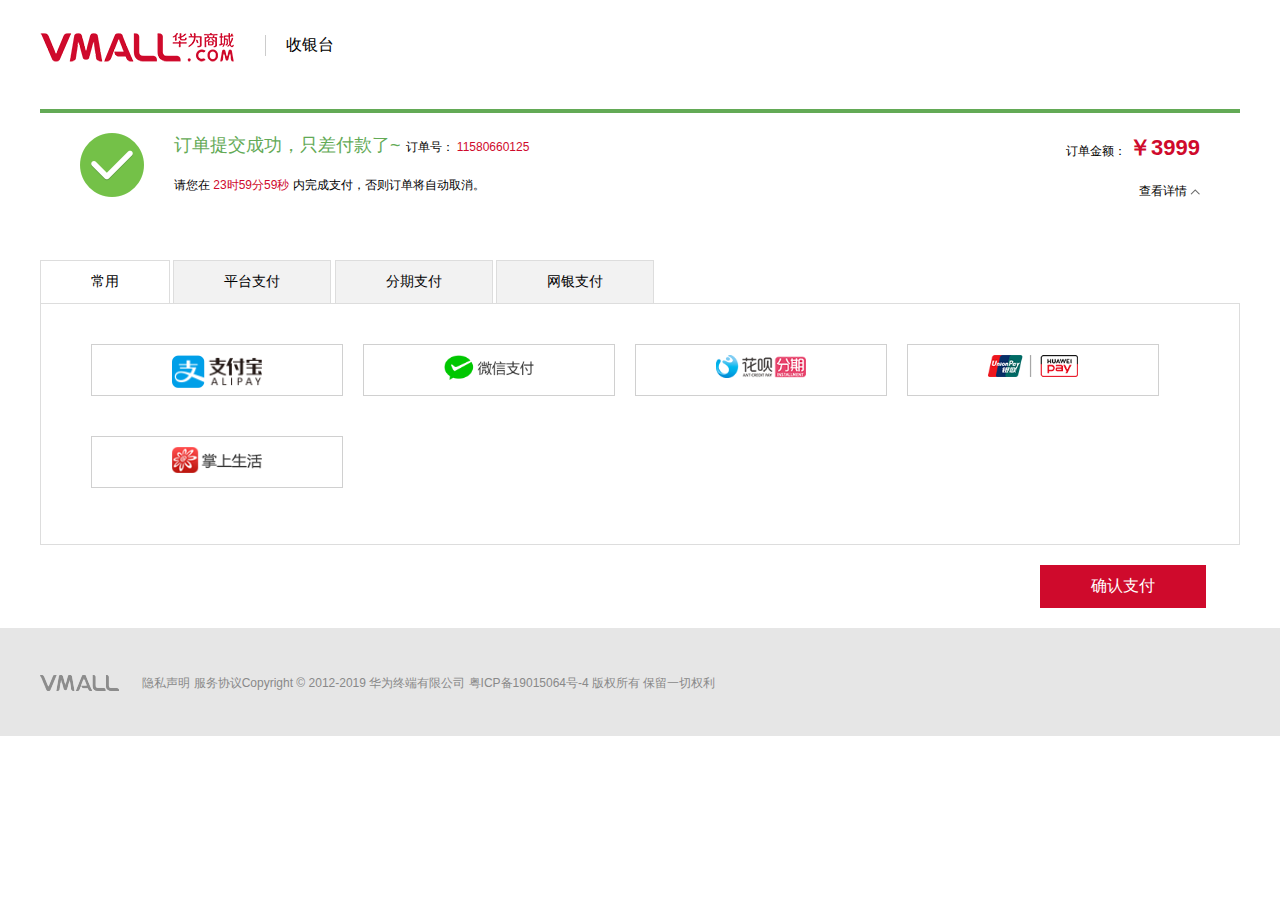
<file: order_refer.html>
<!DOCTYPE html>
<html>
	<head>
		<meta charset="utf-8">
		<title></title>
		<link rel="stylesheet" type="text/css" href="./css/reset.css" />
		<link rel="stylesheet" type="text/css" href="css/order_refer.css" />
	</head>
	<body>
		<!-- 支付页面 -->
		<!-- logo -->
		<div class="container clearfix">
			<div class="logo fl">
				<img src="./img/order_refer/ia_10001.png">
			</div>
			<div class="title fl">
				收银台
			</div>
		</div>


		<!-- 内容 -->
		<div class="container">
			<div class="pay">
				<div class="content clearfix">
					<div class="img fl">
						<img src="./img/order_refer/ia_10002.png">
					</div>
					<div class="text fl clearfix">
						<div class="fl">
							<span class="des">
								订单提交成功，只差付款了~
							</span>
							<span class="num">
								订单号：
								<a href="#">
									11580660125
								</a>
							</span>

							<div class="losetime">
								请您在
								<span class="time">

								</span>
								内完成支付，否则订单将自动取消。
							</div>
						</div>


						<div class="price fr">
							<div>
								订单金额：
								<span class="num">
									￥3999
								</span>
							</div>

							<div class="dropdown">
								查看详情
								<img src="./img/order_refer/ia_10039.png" class="droplogo" alt="">
							</div>
						</div>
					</div>

					<div class="list">
						<ul>
							<li>
								订单编号： <span>11580660125</span>
							</li>
							<li>
								收货信息： 王*176****2062
							</li>
							<li>
								商品名称：华为智选生态产品 欧普读写台灯（白色）（支持HUAWEI HiLink）
							</li>
							<li>
								购买时间：2020-02-20 13:38
							</li>
						</ul>
					</div>
				</div>

				<!-- 选项卡 -->
				<div class="content_bottom">
					<ul class="tab_title">
						<li>常用</li>
						<li>平台支付</li>
						<li>分期支付</li>
						<li>网银支付</li>
					</ul>
					<ul class="tab_content">
						<li class="list first">
							<ul class="clearfix">
								<li class="logo fl ">
									<div class="item position_relative">
										<img src="./img/order_refer/ia_10004.png" class="img">
										<img src="./img/order_refer/ia_10030.png" class="hide">
									</div>
								</li>
								<li class="logo fl ">
									<div class="item position_relative">
										<img src="./img/order_refer/ia_10003.png" class="img">
										<img src="./img/order_refer/ia_10030.png" class="hide">
									</div>
								</li>
								<li class="logo fl ">
									<div class="item position_relative">
										<img src="./img/order_refer/ia_10008.png" class="img">
										<img src="./img/order_refer/ia_10030.png" class="hide">
									</div>
								</li>
								<li class="logo fl ">
									<div class="item position_relative">
										<img src="./img/order_refer/ia_10005.png" class="img">
										<img src="./img/order_refer/ia_10030.png" class="hide">
									</div>
								</li>
								<li class="logo fl ">
									<div class="item position_relative">
										<img src="./img/order_refer/ia_10007.png" class="img">
										<img src="./img/order_refer/ia_10030.png" class="hide">
									</div>
								</li>
							</ul>
						</li>
						<li class="list">
							<ul class="clearfix">
								<li class="logo fl ">
									<div class="item position_relative">
										<img src="./img/order_refer/ia_10003.png" class="img">
										<img src="./img/order_refer/ia_10030.png" class="hide">
									</div>
								</li>
								<li class="logo fl ">
									<div class="item position_relative">
										<img src="./img/order_refer/ia_10004.png" class="img">
										<img src="./img/order_refer/ia_10030.png" class="hide">
									</div>
								</li>
								<li class="logo fl ">
									<div class="item position_relative">
										<img src="./img/order_refer/ia_10005.png" class="img">
										<img src="./img/order_refer/ia_10030.png" class="hide">
									</div>
								</li>
								<li class="logo fl ">
									<div class="item position_relative">
										<img src="./img/order_refer/ia_10006.png" class="img">
										<img src="./img/order_refer/ia_10030.png" class="hide">
									</div>
								</li>
							</ul>
						</li>
						<li class="list">
							<ul class="clearfix">
								<li class="logo fl ">
									<div class="item position_relative">
										<img src="./img/order_refer/ia_10007.png" class="img">
										<img src="./img/order_refer/ia_10030.png" class="hide">
									</div>
								</li>
								<li class="logo fl ">
									<div class="item position_relative">
										<img src="./img/order_refer/ia_10008.png" class="img">
										<img src="./img/order_refer/ia_10030.png" class="hide">
									</div>
								</li>
								<li class="logo fl ">
									<div class="item position_relative">
										<img src="./img/order_refer/ia_10010.png" class="img">
										<img src="./img/order_refer/ia_10030.png" class="hide">
									</div>
								</li>
							</ul>
						</li>
						<li class="list">
							<ul class="clearfix">
								<li class="logo fl ">
									大众版限额500元
									<div class="item position_relative">
										<img src="./img/order_refer/ia_10009.png" class="img">
										<img src="./img/order_refer/ia_10030.png" class="hide">
									</div>
								</li>
								<li class="logo fl ">
									大众版限额500元
									<div class="item position_relative">
										<img src="./img/order_refer/ia_10010.png" class="img">
										<img src="./img/order_refer/ia_10030.png" class="hide">
									</div>
								</li>
								<li class="logo fl ">
									大众版限额500元
									<div class="item position_relative">
										<img src="./img/order_refer/ia_10011.png" class="img">
										<img src="./img/order_refer/ia_10030.png" class="hide">
									</div>
								</li>
								<li class="logo fl ">
									大众版限额500元
									<div class="item position_relative">
										<img src="./img/order_refer/ia_10012.png" class="img">
										<img src="./img/order_refer/ia_10030.png" class="hide">
									</div>
								</li>
								<li class="logo fl ">
									大众版限额500元
									<div class="item position_relative">
										<img src="./img/order_refer/ia_10013.png" class="img">
										<img src="./img/order_refer/ia_10030.png" class="hide">
									</div>
								</li>
								<li class="logo fl ">
									大众版限额500元
									<div class="item position_relative">
										<img src="./img/order_refer/ia_10014.png" class="img">
										<img src="./img/order_refer/ia_10030.png" class="hide">
									</div>
								</li>
								<li class="logo fl ">
									大众版限额500元
									<div class="item position_relative">
										<img src="./img/order_refer/ia_10015.png" class="img">
										<img src="./img/order_refer/ia_10030.png" class="hide">
									</div>
								</li>
							</ul>
						</li>
					</ul>
					
					<input type="button" name="send" class="send" value="确认支付" />
				</div>
			</div>
		</div>
		
		
		<!-- 页尾 -->
		<div class="footer">
			<div class="container">
				<img src="./img/order_refer/ia_10028.png" class="vertical">
				<span class="vertical">
					隐私声明 服务协议Copyright © 2012-2019 华为终端有限公司 粤ICP备19015064号-4 版权所有 保留一切权利
				</span>
			</div>
		</div>
		
		
		<div class="layer" id="layer" style="display: none;">
			<img class="img_111" src="img/order_refer/1.png" alt="">
			<button class="one_btn" type="button">更换支付方式</button>
			<button class="two_btn" type="button">已完成支付</button>
		</div>
		
		<script src="js/jquery-3.4.1.min.js" type="text/javascript" charset="utf-8"></script>
		<script src="lib/layer/layer.js"></script>
		<script src="js/order_refer.js" type="text/javascript" charset="utf-8"></script>
	</body>
</html>
</file>
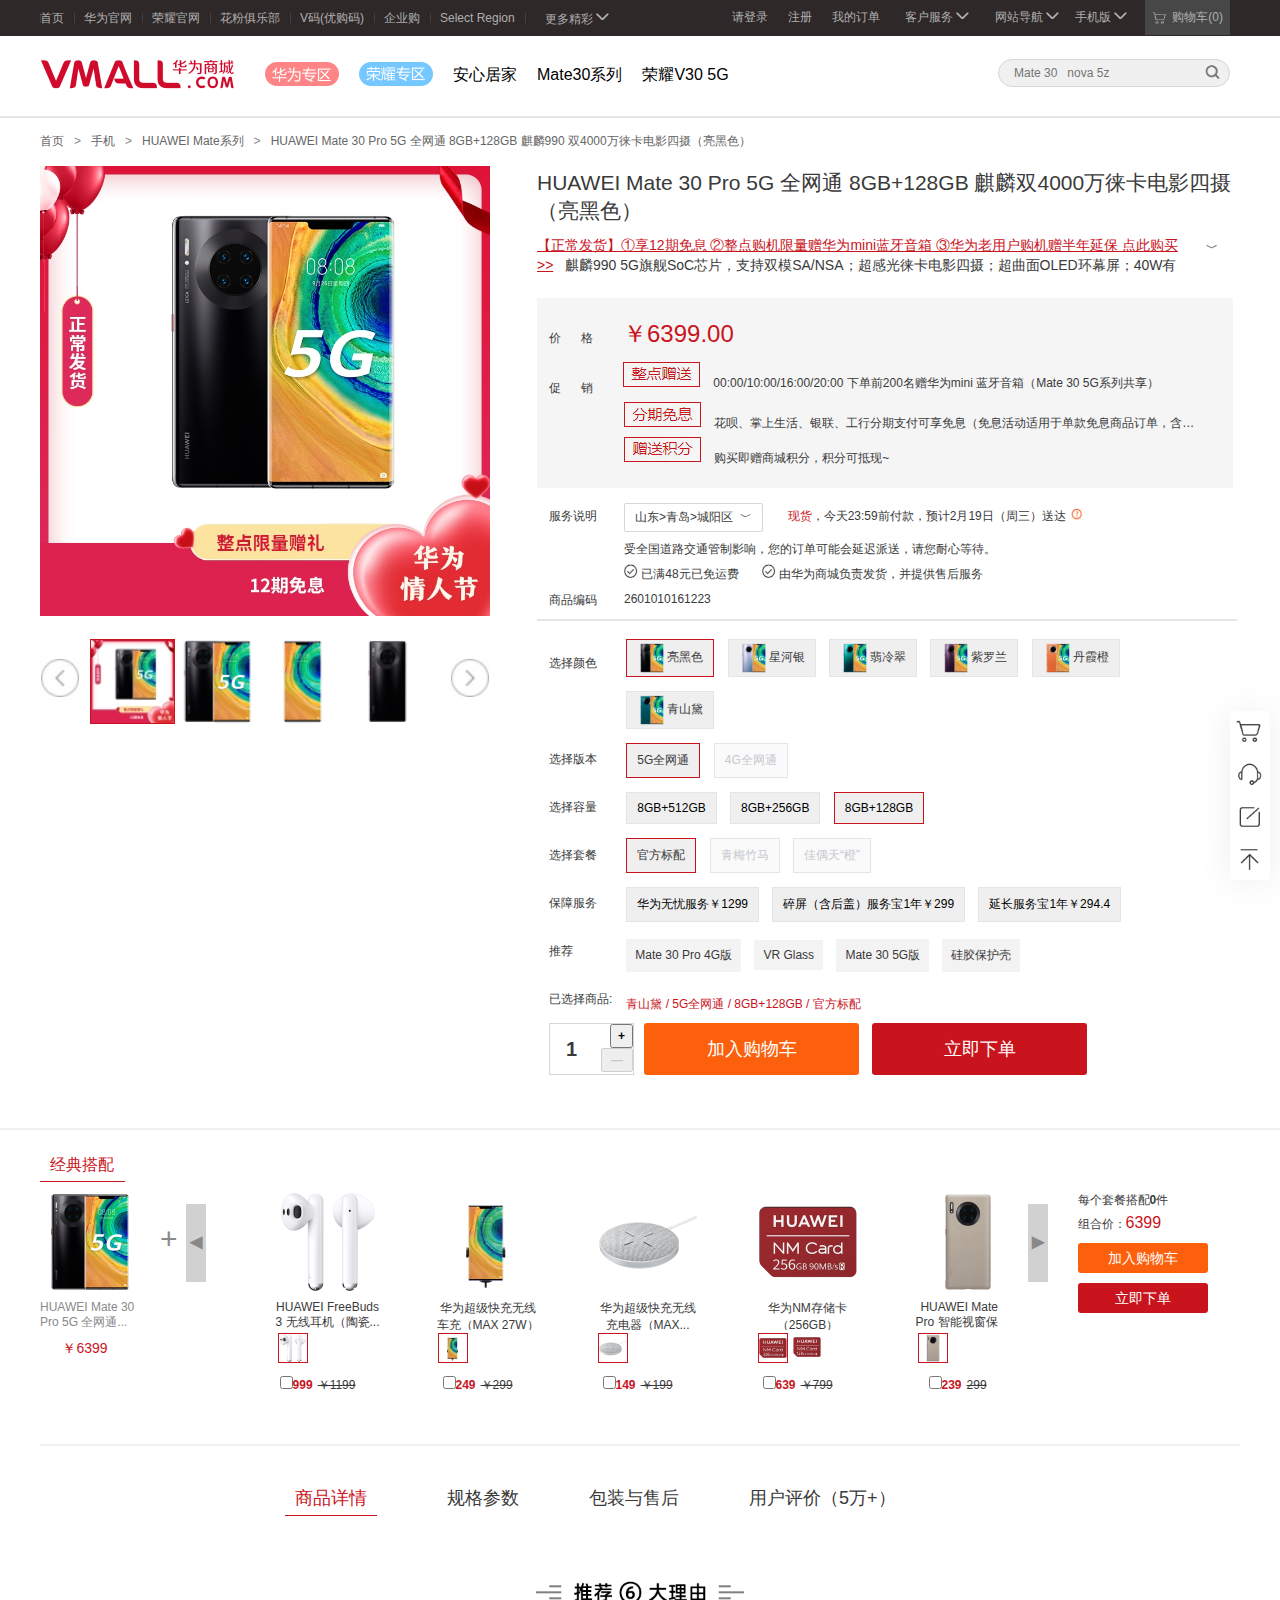
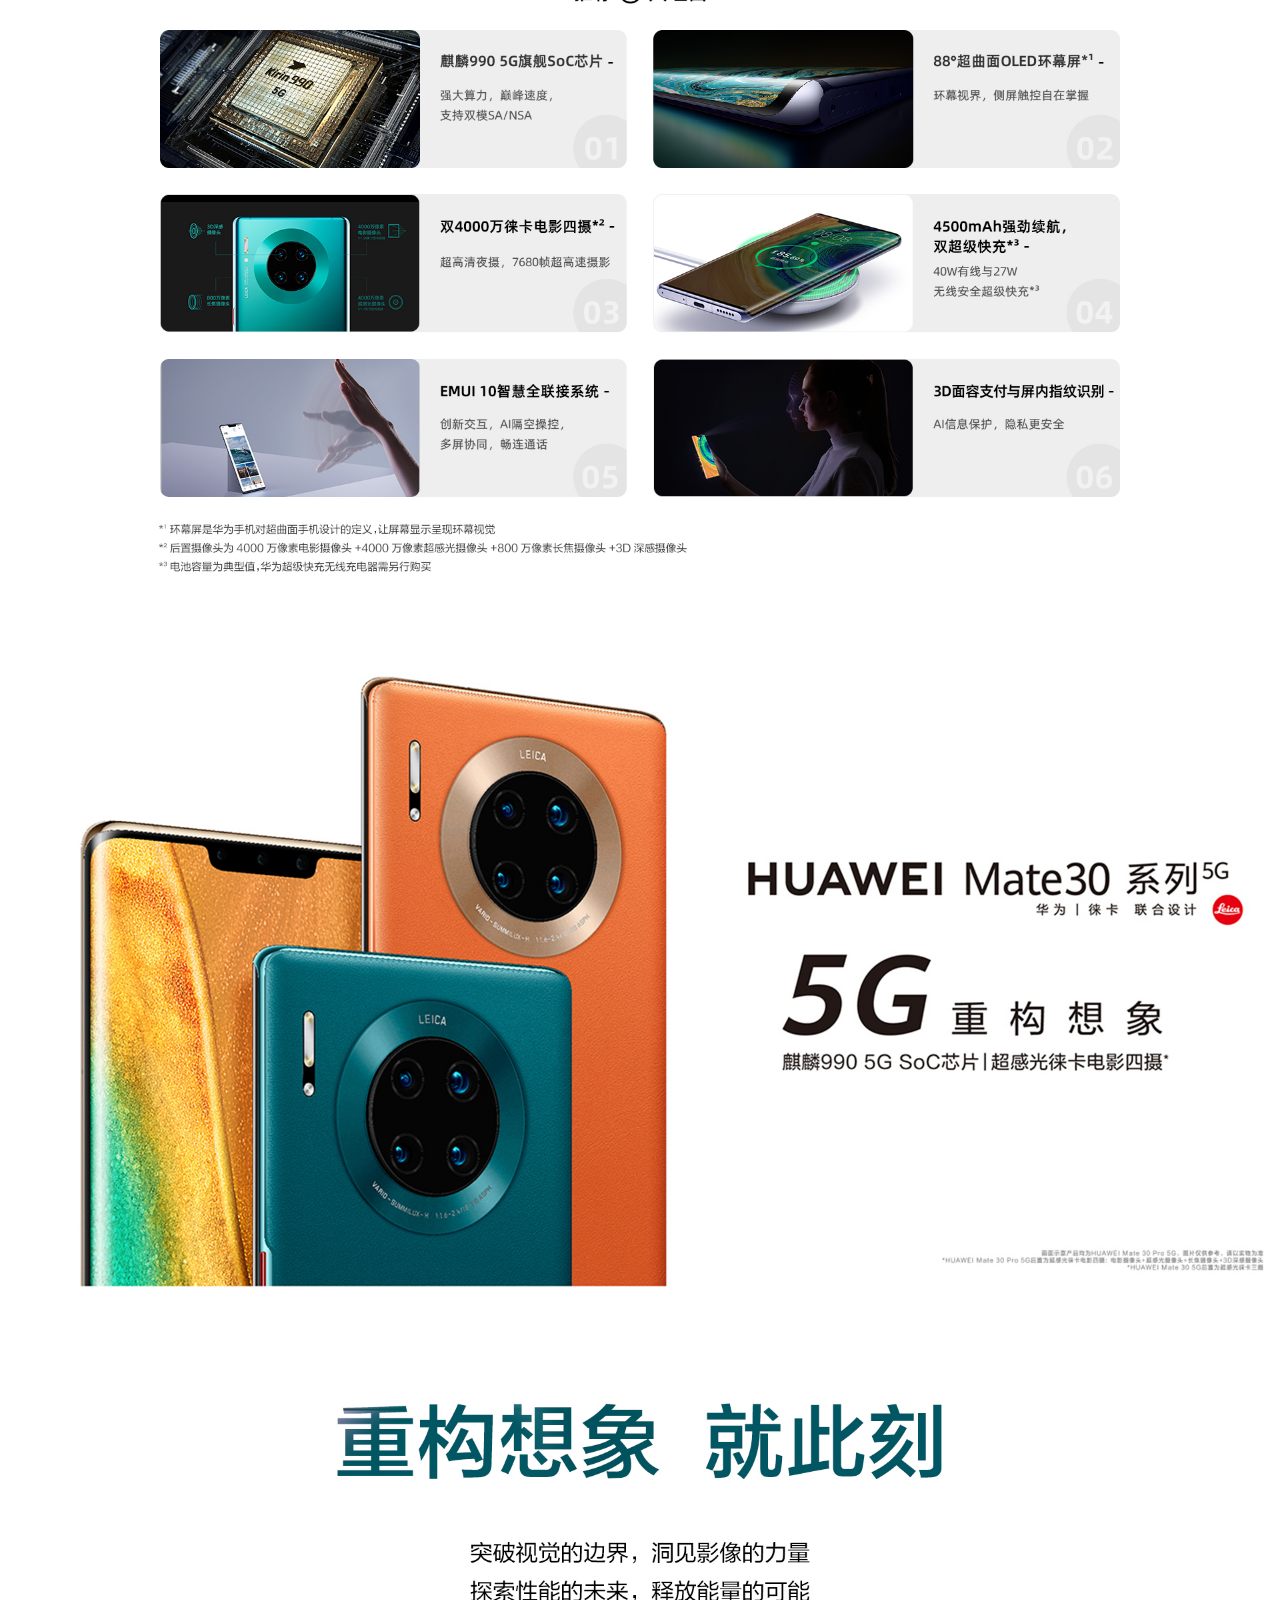
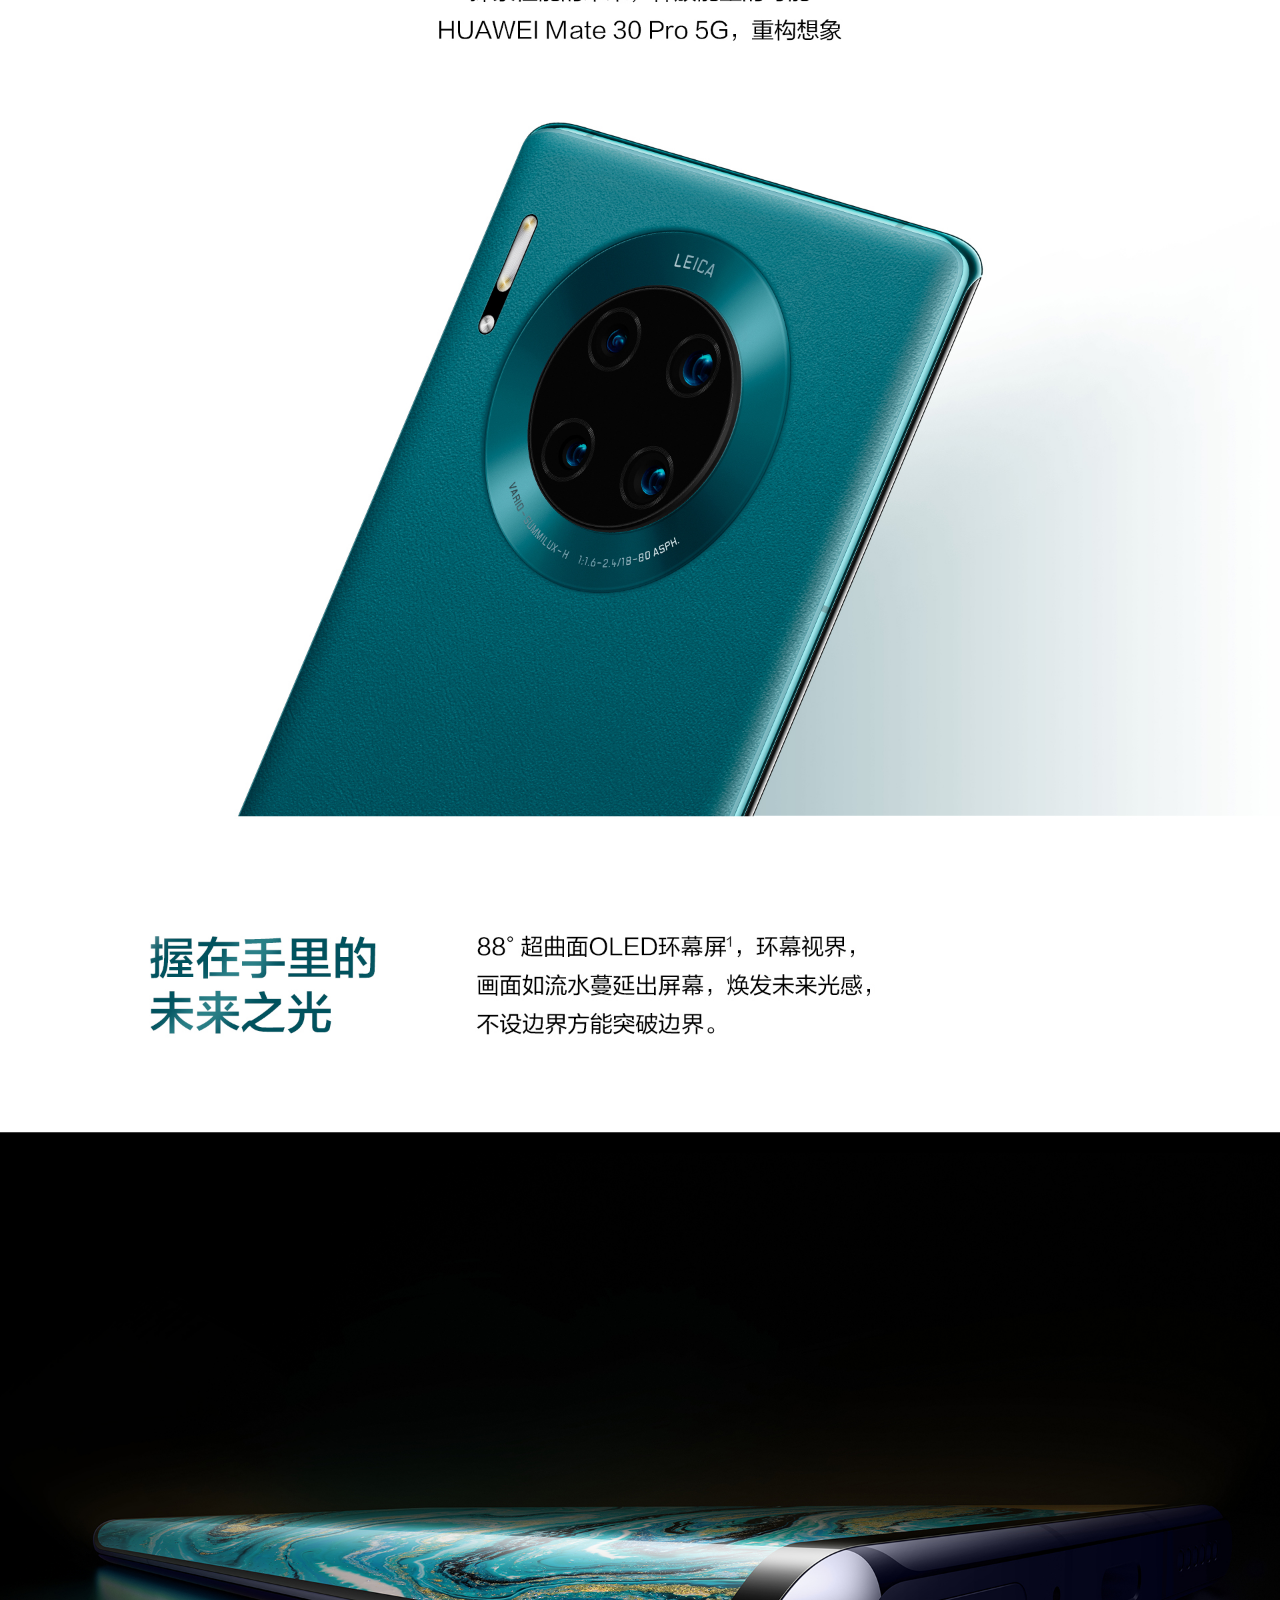
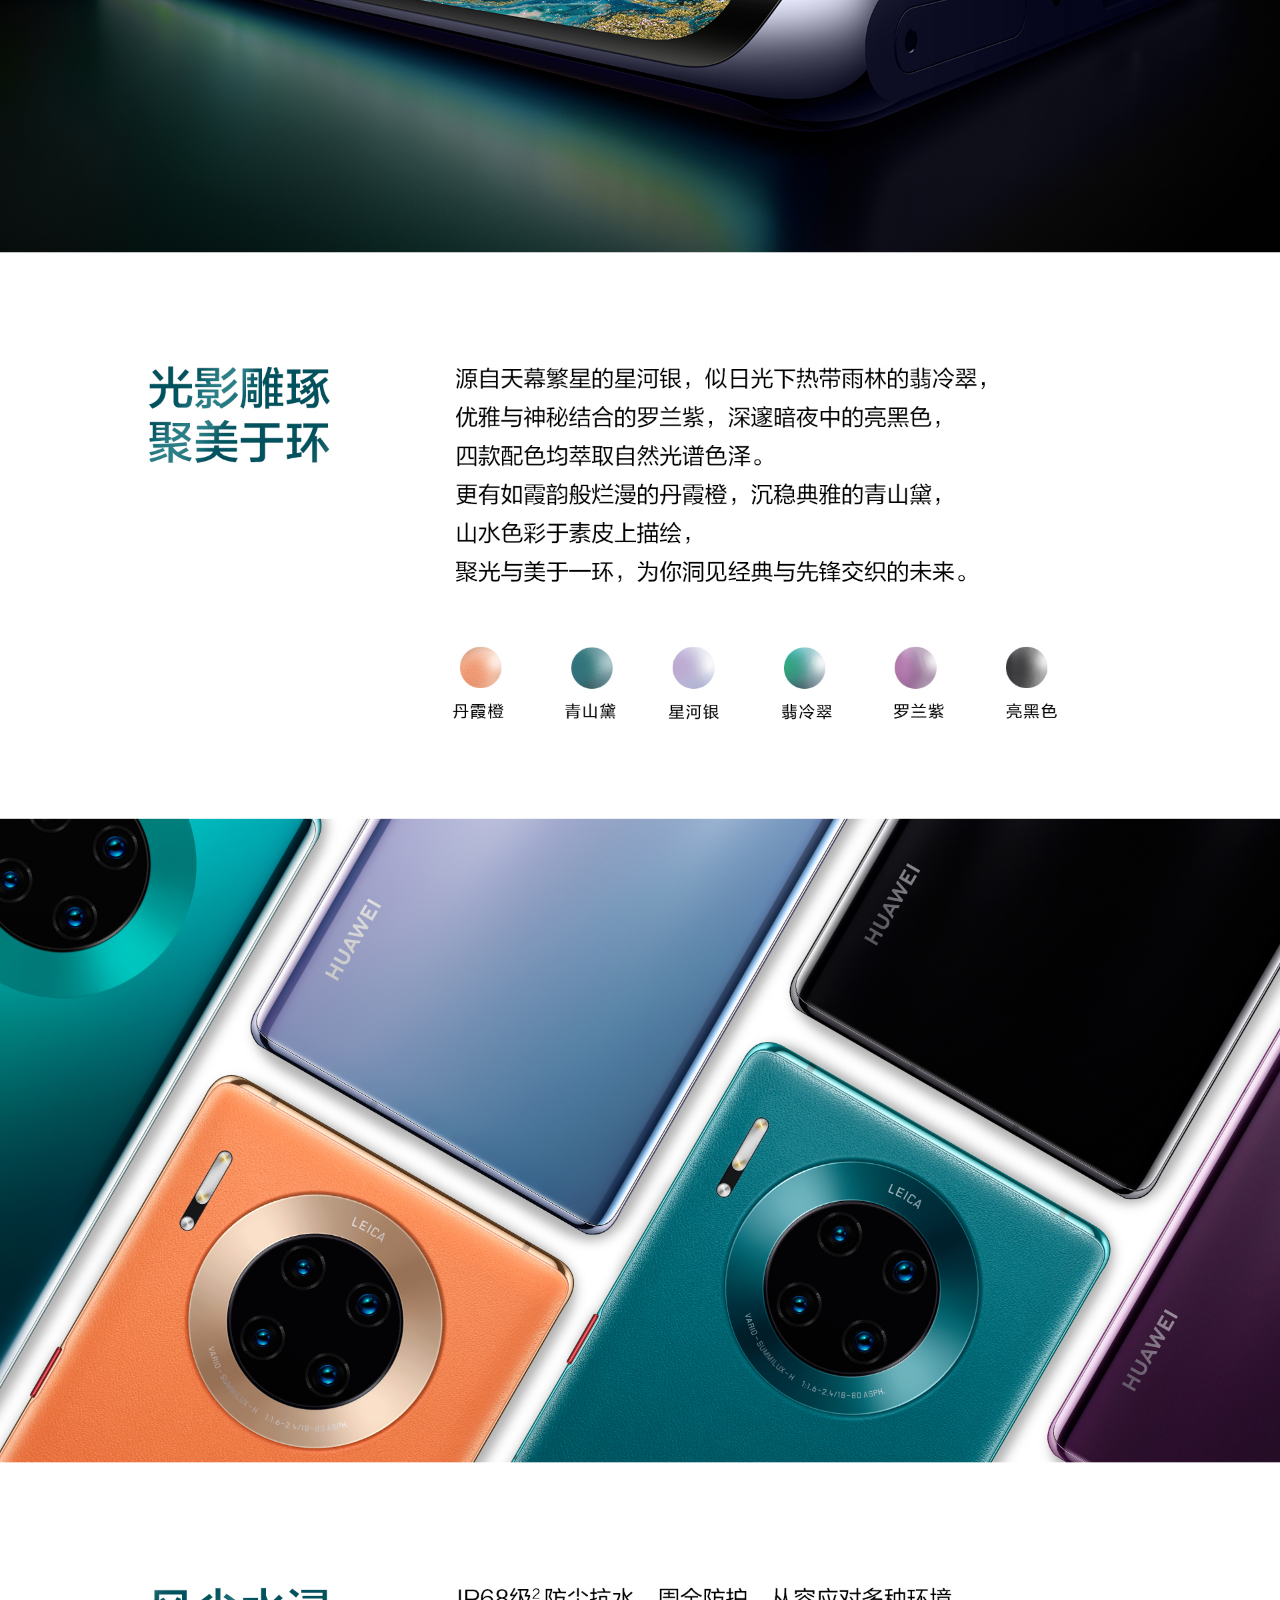
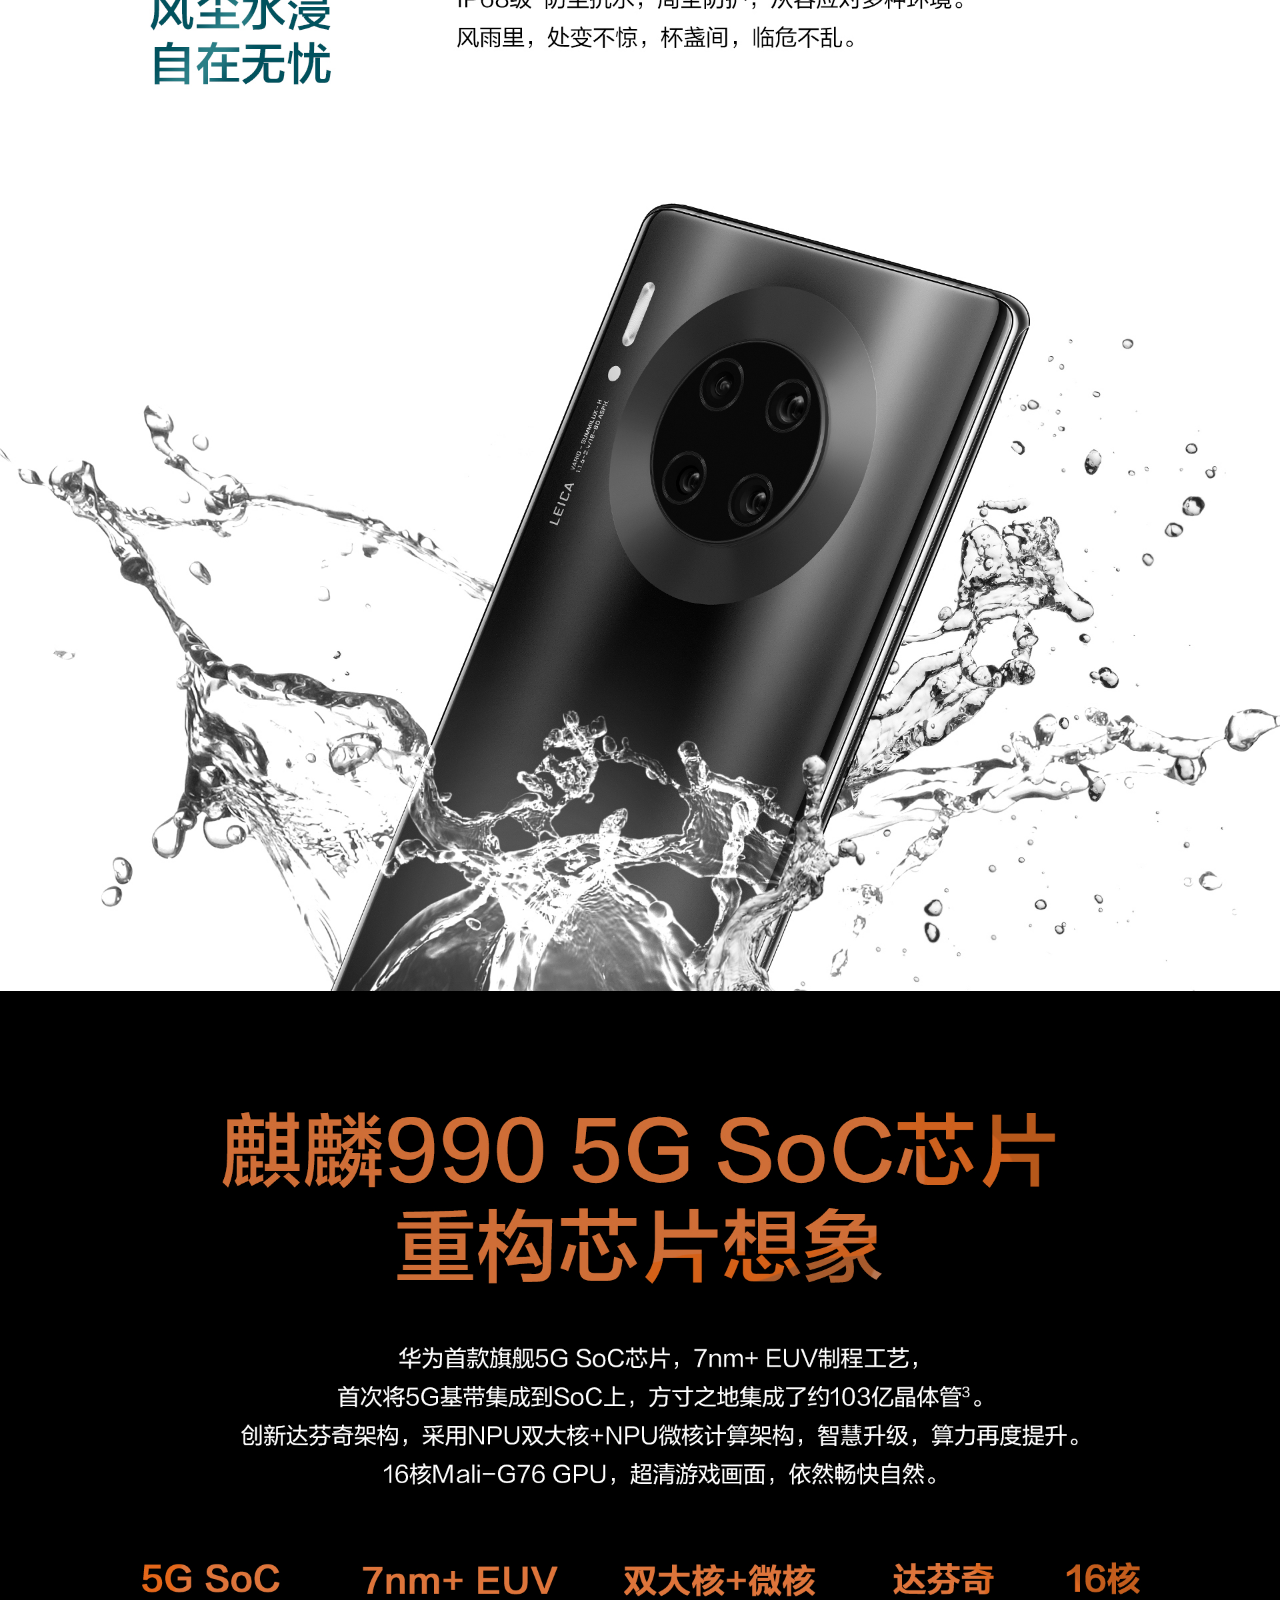
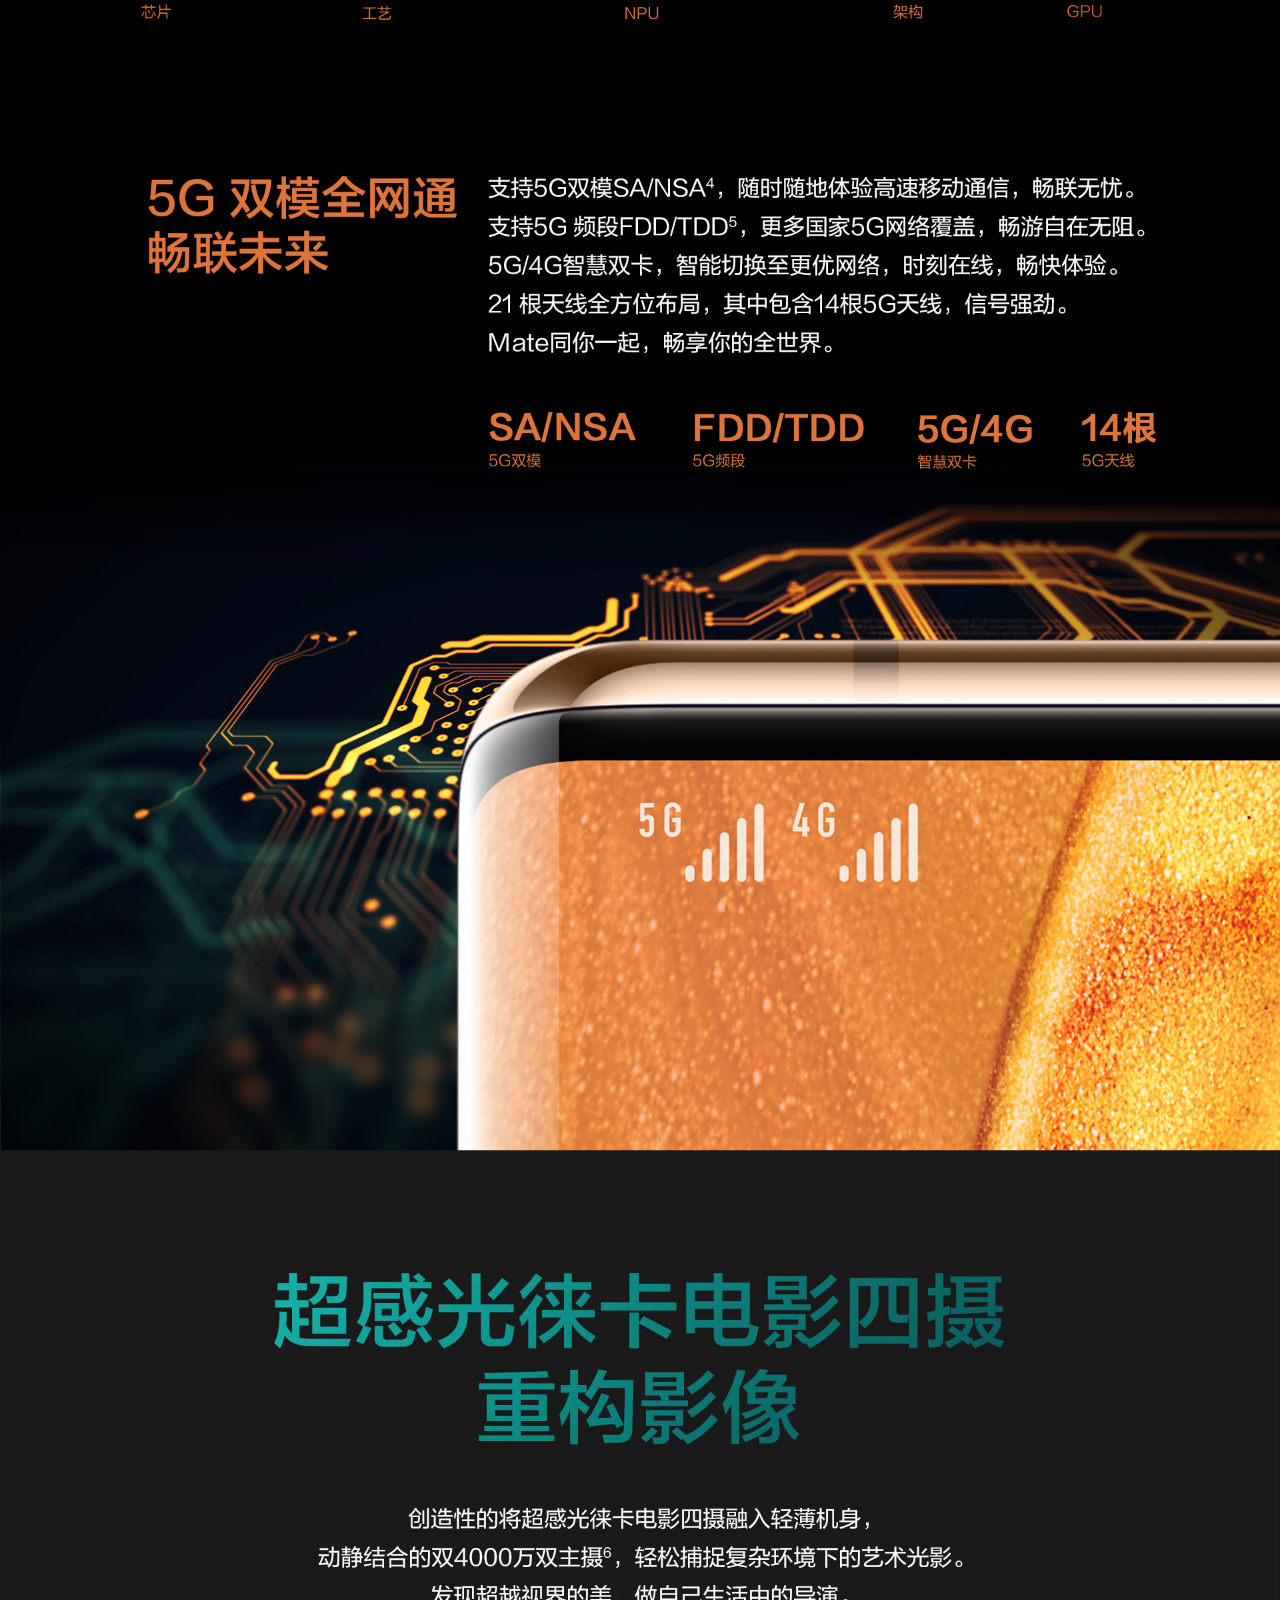
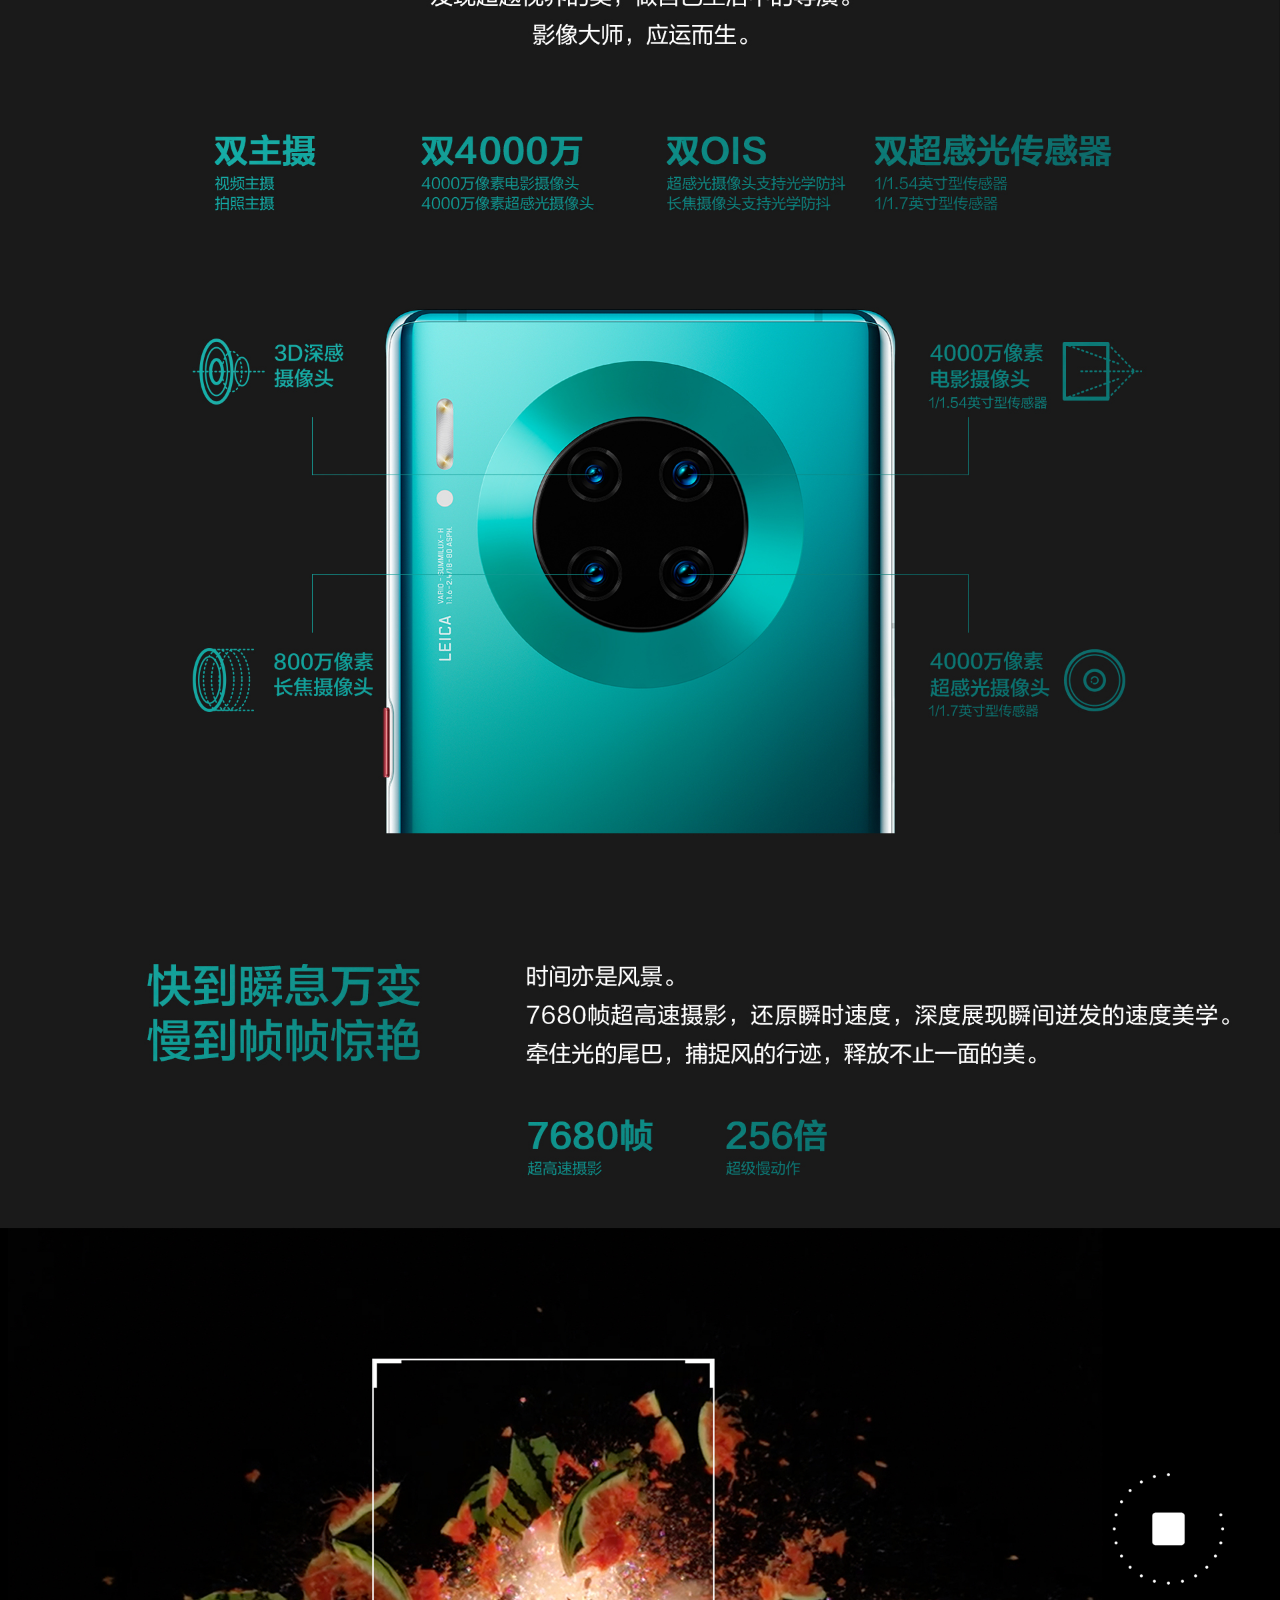
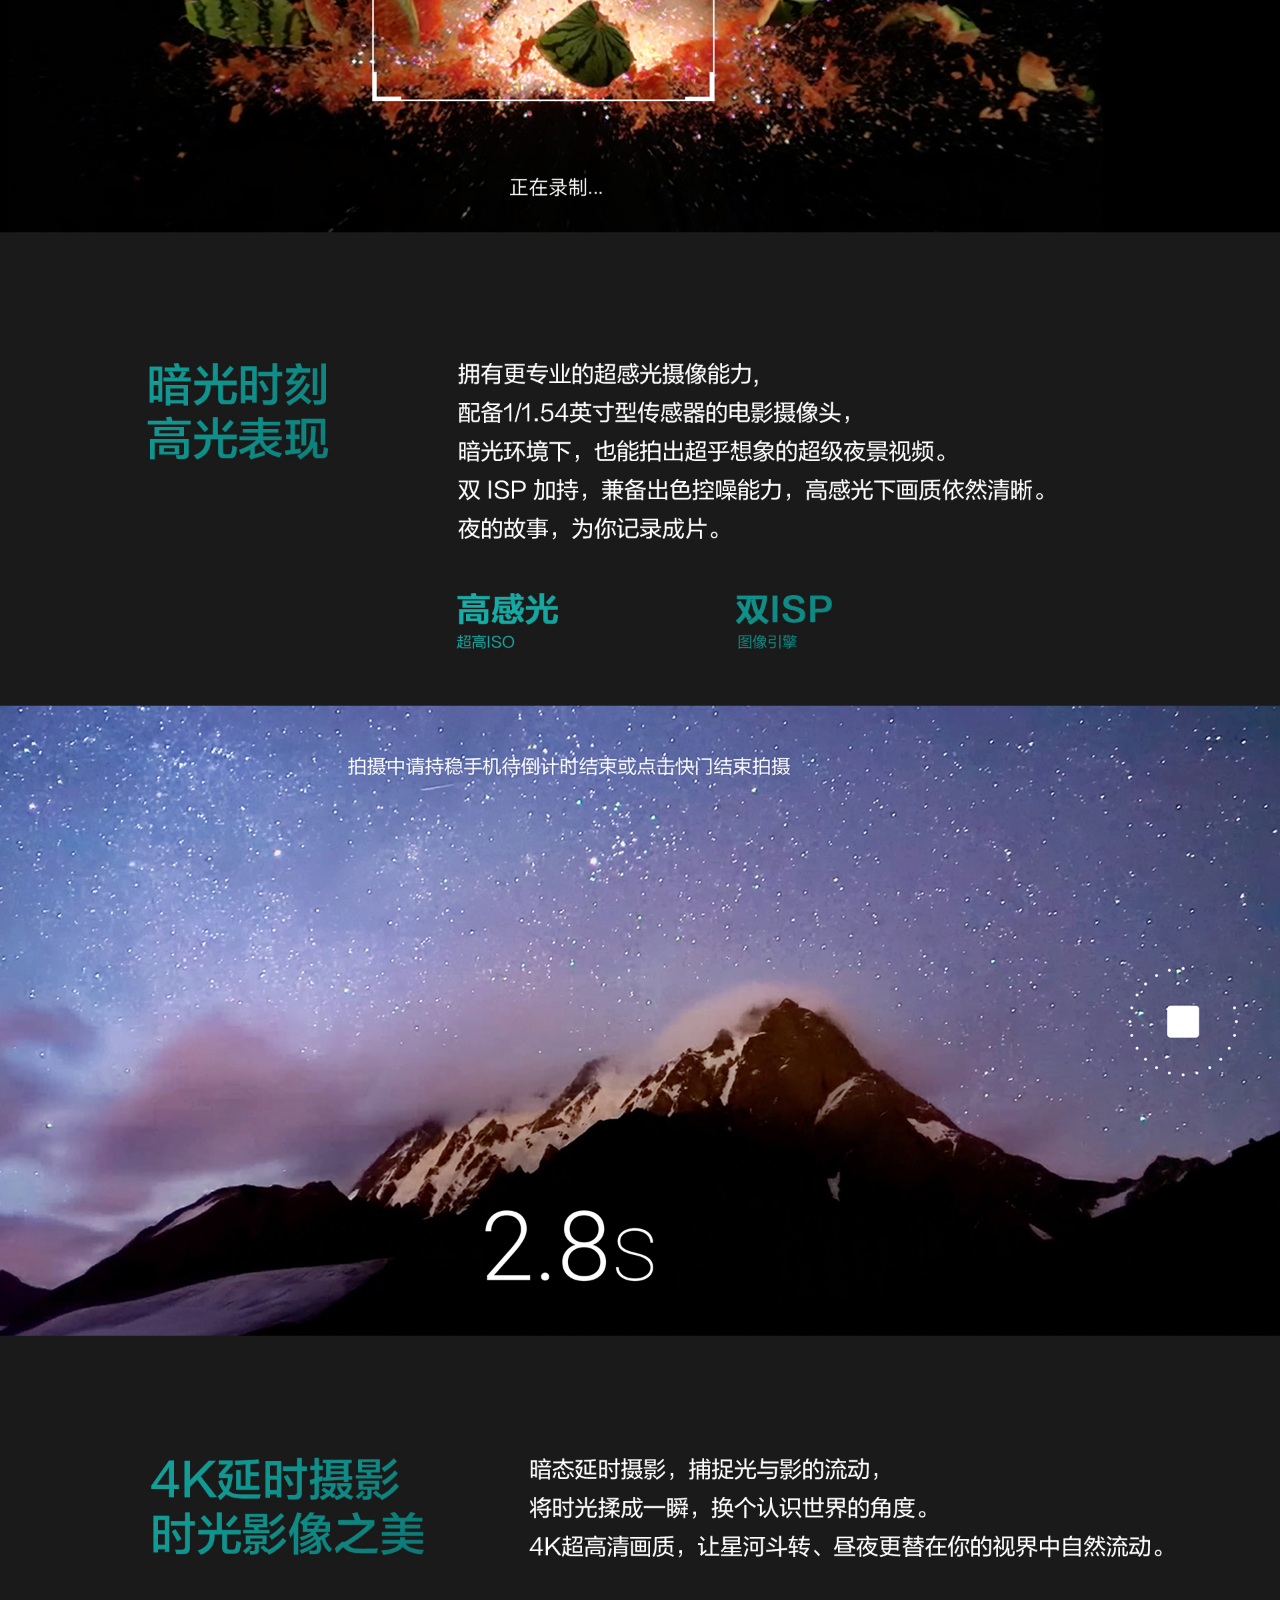
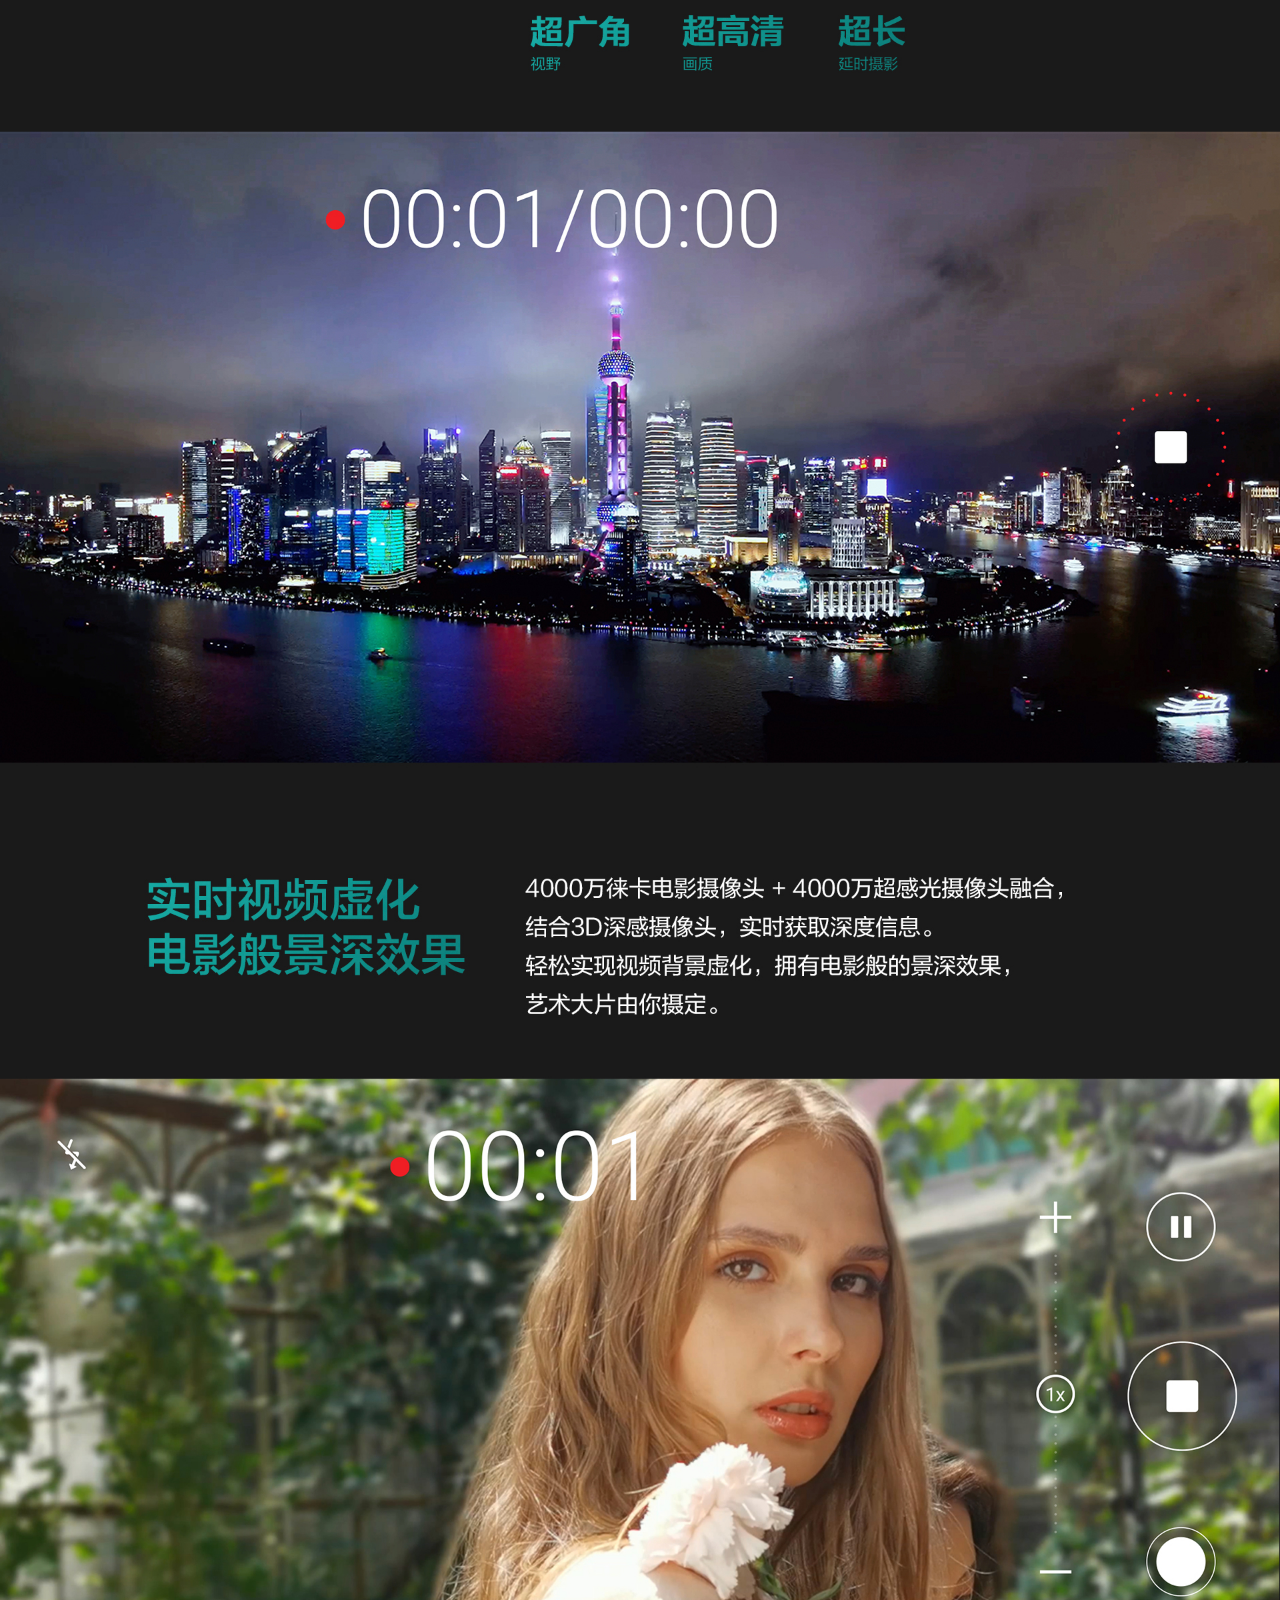
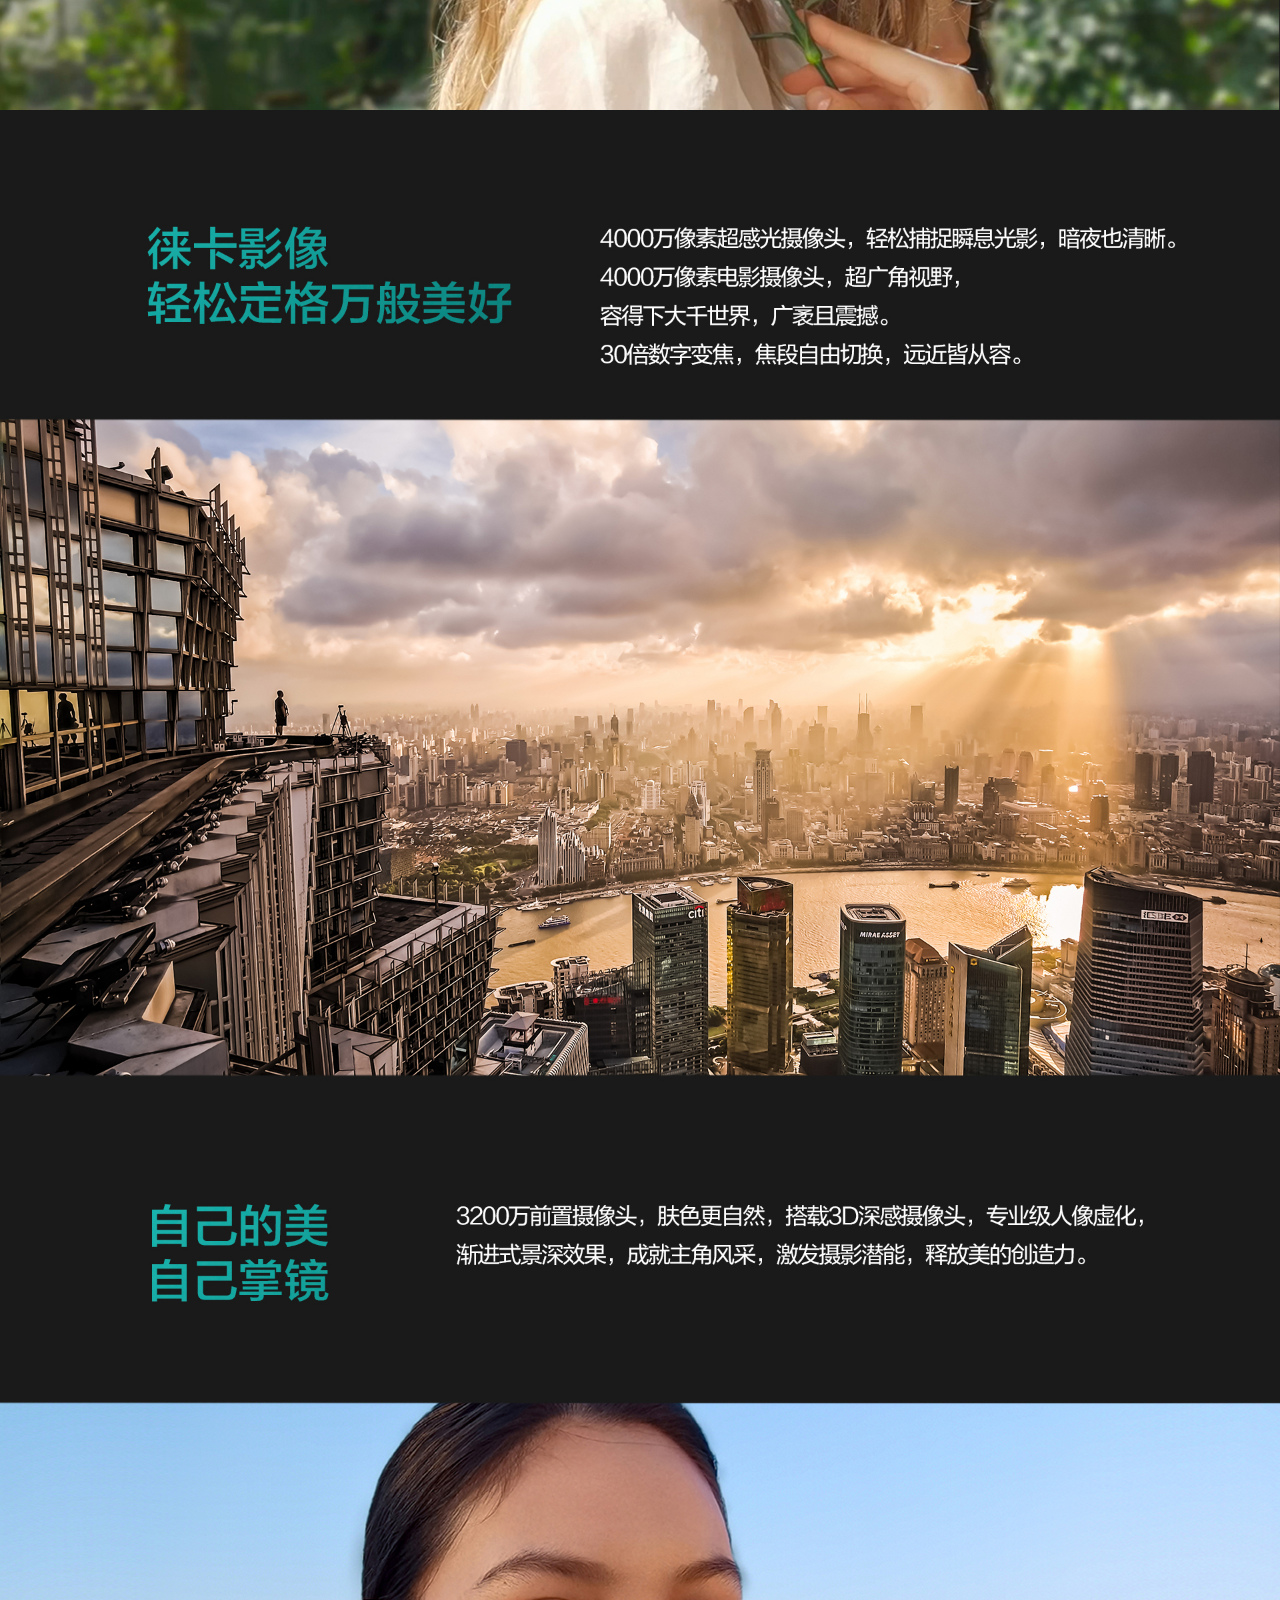
<file: sell_detail.html>
<!DOCTYPE html>
<html>
	<head>
		<meta charset="utf-8">
		<title></title>
		<link rel="stylesheet" type="text/css" href="css/reset.css" />
		<link rel="stylesheet" type="text/css" href="lib/swiper/css/swiper.min.css" />
		<link rel="stylesheet" type="text/css" href="css/footer_header.css"/>
		<link rel="stylesheet" type="text/css" href="css/sell_detail.css" />
	</head>
	<body>
		<!-- header 头部 -->
		<div class="header">
			<!-- container 宽度是1200px -->
			<div class="container clearfix">
				<!-- 左侧顶部导航栏 -->
				<div class="left_nav fl">
					<ul class="clearfix">
						<li class="arr">
							<a href="index.html">首页</a>
						</li>
						<li class="arr">
							<a href="https://www.huawei.com/cn/?ic_medium=direct&ic_source=surlent">华为官网</a>
						</li>
						<li class="arr">
							<a href="https://www.honor.cn/">荣耀官网</a>
						</li>
						<li class="arr">
							<a href="https://club.huawei.com/">花粉俱乐部</a>
						</li>
						<li class="arr">
							<a href="https://www.vmall.com/priority">V码(优购码)</a>
						</li>
						<li class="arr">
							<a href="https://company.vmall.com/">企业购</a>
						</li>
						<li>
							<a href="#">Select Region</a>
						</li>
						<li>
							<div class="dropdown position_relative">
								<div class="more shortcut">
									<a href="#" class="vertical">更多精彩</a>
									<i class="arrows_icon icon_arrow_black vertical"></i>
								</div>
								<div class="list">
									<div class="dropdown_more">
										<dl>
											<dt>
												<a href="#">EMUI</a>
											</dt>
											<dt>
												<a href="#">应用市场</a>
											</dt>
											<dt>
												<a href="#">华为终端云空间</a>
											</dt>
											<dt>
												<a href="#">开发者联盟</a>
											</dt>
										</dl>
									</div>
								</div>
							</div>
						</li>
					</ul>
				</div>
				<!-- 顶部右侧导航栏 -->
				<div class="right_nav fr">
					<ul class="clearfix">
						<li class="fl arr">
							<a href="login.html">请登录</a>
						</li>
						<li class="fl arr">
							<a href="register.html">注册</a>
						</li>
						<li class="fl arr">
							<a href="order.html">我的订单</a>
						</li>
						<li class="fl">
							<div class="service position_relative">
								<div class="text">
									<a href="#" class="vertical">客户服务</a>
									<div class="arrows_icon icon_arrow_black vertical"></div>
								</div>
								<div class="service_list">
									<div>
										<a href="#">服务中心</a>
									</div>
									<div>
										<a href="#">联系客服</a>
									</div>
								</div>
							</div>

						</li>
						<li class="fl">
							<div class="shop position_relative">
								<div class="shop_nav">
									<a href="https://www.vmall.com/priority#" class="vertical">网站导航</a>
									<div class="arrows_icon icon_arrow_black vertical"></div>
								</div>
								<div class="shop_list">
									<div class="navigation clearfix">
										<span class="login-icon">
											<a href="#">
												<i class="arrows_icon icon_home"></i>
												商城首页
											</a>
										</span>
										<!--频道-->
										<dl>
											<dt>
												频道
											</dt>
											<dd>
												<a href="#">
													华为专区
												</a>
											</dd>
											<dd>
												<a href="#">
													企业购
												</a>
											</dd>
										</dl>
										<!--荣耀专区-->
										<dl>
											<dt>

											</dt>
											<dd>
												<a href="#">
													荣耀专区
												</a>
											</dd>
										</dl>
										<!--产品-->
										<dl>
											<dt>
												产品
											</dt>
											<dd>
												<a href="#">
													手机
												</a>
											</dd>
											<dd>
												<a href="#">
													平板&笔记本
												</a>
											</dd>
											<dd>
												<a href="#">
													智能穿戴
												</a>
											</dd>
										</dl>
										<!--智能家居-->
										<dl>
											<dt>

											</dt>
											<dd>
												<a href="#">
													智能家居
												</a>
											</dd>
											<dd>
												<a href="#">
													通用配件
												</a>
											</dd>
											<dd>
												<a href="#">
													专属配件
												</a>
											</dd>
										</dl>
										<!--增值服务-->
										<dl>
											<dt>
												增值服务
											</dt>
											<dd>
												<a href="#">
													依旧换新
												</a>
											</dd>
											<dd>
												<a href="#">
													补够保障
												</a>
											</dd>
										</dl>
										<!--礼品包装-->
										<dl>
											<dt>

											</dt>
											<dd>
												<a href="#">
													礼品包装
												</a>
											</dd>
											<dd>
												<a href="#">
													一口价换电池
												</a>
											</dd>
										</dl>
										<!--会员-->
										<dl>
											<dt>
												会员
											</dt>
											<dd>
												<a href="#">
													会员频道
												</a>
											</dd>

										</dl>
									</div>
								</div>
							</div>

						</li>

						<li class="fl">
							<div class="phone position_relative">
								<div class="text">
									<a href="#">手机版</a>
									<div class="arrows_icon icon_arrow_black vertical"></div>
								</div>
								<div class="dropdown_list">
									<div class="app clearfix">
										<div class="img fl"><img src="./img/index/ia_100004572.png"></div>
										<div class="des fl">
											<p class="title">华为商城APP</p>
											<p>新人专享好礼</p>
											<p>最高5000积分</p>
										</div>
									</div>
									<div class="weixin clearfix">
										<div class="img fl"><img src="img/index/ia_100000363.jpg"></div>
										<div class="des fl">
											<p class="title">华为商城公众号</p>
											<p>扫一扫查看</p>
										</div>
									</div>
									<div class="weixin_shop clearfix">
										<div class="img fl"><img src="./img/index/ia_100004574.jpg"></div>
										<div class="des fl">
											<p class="title">华为微信小程序</p>
											<p>扫一扫查看</p>
										</div>
									</div>
								</div>
							</div>

						</li>
						<li class="fl">
							<div class="cart position_relative">
								<div class="text">
									<img src="img/index/shop_logo.png" class="vertical">
									<a href="#" class="vertical">购物车(0)</a>
								</div>
								<div class="dropdown_cart">
									<div class="cart_list">
										<div><img src="./img/index/ia_100000000_52_02.png"></div>
										<p>您的购物车是空的，赶紧选购吧~</p>
									</div>
								</div>
							</div>
						</li>
					</ul>
				</div>
			</div>

		</div>
		<!-- logo -->
		<div class="logo_nav">
			<div class="container clearfix">
				<div class="logo_left fl">
					<ul class="clearfix">
						<li class="logo vertical">
							<img src="./img/index/ia_100000006.png">
						</li>
						<li class="huawei vertical">
							<img src="./img/index/ia_100000007.png">
						</li>
						<li class="glory vertical">
							<img src="./img/index/ia_100000008.png">
						</li>
						<li class="font vertical">
							<a href="#">安心居家</a>
						</li>
						<li class="font vertical">
							<a href="#">Mate30系列</a>
						</li>
						<li class="font vertical">
							<a href="#">荣耀V30 5G</a>
						</li>
					</ul>
				</div>
				<div class="input_right fr position_relative">
					<input type="text" placeholder="Mate 30   nova 5z" id="" value="" class="search" />
					<div class="search_logo">
						<img src="./img/index/ia_100000000_ser_03.png">
					</div>
				</div>
			</div>
		</div>
		<div class="bor"></div>
		<div class="content bottom clearfix">
			<div class="head">
				<a href="#">首页</a>
				&nbsp; > &nbsp;
				<a href="#">手机</a>
				&nbsp; > &nbsp;
				<a href="#">HUAWEI Mate系列</a>
				&nbsp; > &nbsp;
				<a href="#">HUAWEI Mate 30 Pro 5G 全网通 <span>8GB+128GB</span> 麒麟990 双4000万徕卡电影四摄（亮黑色）</a>
			</div>
			<div class="pic fl">
				<img class="img_1" src="img/sell_detail/ia_100000005945.jpg">
				<div class="out_container position_relative">
					<div class="swiper-container">
						<div class="swiper-wrapper">
							<div class="swiper-slide"><img src="img/sell_detail/ia_300000080.jpg"></div>
							<div class="swiper-slide"><img src="img/sell_detail/ia_300000081.png"></div>
							<div class="swiper-slide"><img src="img/sell_detail/ia_300000082.png"></div>
							<div class="swiper-slide"><img src="img/sell_detail/ia_300000083.png"></div>
							<div class="swiper-slide"><img src="img/sell_detail/ia_300000084.png"></div>
							<div class="swiper-slide"><img src="img/sell_detail/ia_300000085.png"></div>
							<div class="swiper-slide"><img src="img/sell_detail/ia_300000086.png"></div>
							<div class="swiper-slide"><img src="img/sell_detail/ia_300000087.png"></div>
						</div>
					</div>
					<div class="next"><img src="img/sell_detail/images/06.jpg"></div>
					<div class="prev"><img src="img/sell_detail/images/07.jpg"></div>
				</div>
			</div>

			<div class="details clearfix fr">
				<div><a class="title" href="#">HUAWEI Mate 30 Pro 5G 全网通 <span>8GB+128GB</span> 麒麟双4000万徕卡电影四摄（亮黑色）</a></div>
				<span class="click_buy"><a href="#">【正常发货】①享12期免息 ②整点购机限量赠华为mini蓝牙音箱 ③华为老用户购机赠半年延保 点此购买>></a>
					&nbsp;&nbsp;麒麟990 5G旗舰SoC芯片，支持双模SA/NSA；超感光徕卡电影四摄；超曲面OLED环幕屏；40W有线与27W无线双超级快充；3D面容支付与屏内指纹识别</span>
				<span class="arrows fr">﹀</span>
				<ul class="price">
					<li class="cost">价 &nbsp; &nbsp; &nbsp;格<span>￥6399.00</span></li>
					<li class="promotion">促 &nbsp; &nbsp; &nbsp;销<span><img src="img/sell_detail/images/1.jpg">
							00:00/10:00/16:00/20:00 下单前200名赠华为mini 蓝牙音箱（Mate 30 5G系列共享）</span></li>
					<li class="stage"><span><img src="img/sell_detail/images/2.jpg">
							花呗、掌上生活、银联、工行分期支付可享免息（免息活动适用于单款免息商品订单，含多123</span></li>
					<li class="integral">
						<span><img src="img/sell_detail/images/3.jpg">
							购买即赠商城积分，积分可抵现~</span>
					</li>
				</ul>
				<div class="serve clearfix">
					<div class="list fl">
						<div class="txt fl">服务说明</div>
						<div class="txt fl">商品编码</div>
					</div>
					<ul class="box fl clearfix">
						<li class="site fl">山东>青岛>城阳区 &nbsp;﹀</li>
						<li class="now fl">现货</li>
						<li class="today fl">，今天23:59前付款，预计2月19日（周三）送达<img src="img/sell_detail/images/4.jpg"></li>
						<li class="text fl">受全国道路交通管制影响，您的订单可能会延迟派送，请您耐心等待。</li>
						<li class="text fl">
							<img src="img/sell_detail/images/5.jpg">
							已满48元已免运费&nbsp;&nbsp;&nbsp;&nbsp;&nbsp;&nbsp;
							<img src="img/sell_detail/images/5.jpg">
							由华为商城负责发货，并提供售后服务
						</li>
					</ul>
					<div class="box fl">2601010161223</div>
				</div>
				<div class="border"></div>
				<ul class="deploy clearfix">
					<li class="small_title fl">
						<div>选择颜色</div>
						<div>选择版本</div>
						<div>选择容量</div>
						<div>选择套餐</div>
						<div>保障服务</div>
						<div>推荐</div>
						<div>已选择商品:</div>
					</li>
					<li class="fix fl">
						<div class="color">
							<button type="button"><img src="img/sell_detail/ia_300000088.png"><span>亮黑色</span></button>
							<button type="button"><img src="img/sell_detail/ia_300000089.png"><span>星河银</span></button>
							<button type="button"><img src="img/sell_detail/ia_300000090.png"><span>翡冷翠</span></button>
							<button type="button"><img src="img/sell_detail/ia_300000091.png"><span>紫罗兰</span></button>
							<button type="button"><img src="img/sell_detail/ia_300000092.png"><span>丹霞橙</span></button fl>
							<button type="button"><img src="img/sell_detail/ia_300000093.png"><span>青山黛</span></button>
						</div>
						<div class="network">
							<button type="button">5G全网通</button>
							<button disabled type="button">4G全网通</button>
						</div>
						<div class="capacity">
							<button type="button">8GB+512GB</button>
							<button type="button">8GB+256GB</button>
							<button type="button">8GB+128GB</button>
						</div>
						<div class="set_meal">
							<button type="button">官方标配</button>
							<button disabled type="button">青梅竹马</button>
							<button disabled type="button">佳偶天“橙”</button>
						</div>
						<div class="service">
							<button type="button">华为无忧服务￥1299</button>
							<button type="button">碎屏（含后盖）服务宝1年￥299</button>
							<button type="button">延长服务宝1年￥294.4</button>
						</div>

						<div class="recommend">
							<button type="button"><a href="#">Mate 30 Pro 4G版</a></button>
							<button type="button"><a href="#">VR Glass</a></button>
							<button type="button"><a href="#">Mate 30 5G版</a></button>
							<button type="button"><a href="#">硅胶保护壳</a></button>
						</div>
						<div class="have_chosen">青山黛 / 5G全网通 / 8GB+128GB / 官方标配</div>
					</li>
				</ul>
				<ul class="end clearfix">
					<li class="button clearfix fl">
						<div class="counter fl">1</div>
						<button class="add fr" type="button">+</button>
						<button class="subtract fr" disabled type="button">―</button>
					</li>
					<li class="settle_accounts fl">
						<button class="cart" type="button">加入购物车</button>
						<button class="pay" type="button">立即下单</button>
					</li>
				</ul>
			</div>
		</div>
		<div class="cut_off"></div>
		<div class="content">
			<div class="caption">经典搭配</div>
			<ul class="swiper clearfix">
				<li class="big_pic fl">
					<img src="img/sell_detail/ia_100000005998.png">
					<p>HUAWEI Mate 30 Pro 5G 全网通... 8GB+128GB 麒麟990 双4000万徕卡电影四摄（亮黑色）</p>
					<span>￥6399</span>
				</li>

				<li class="add_1 fl">+</li>
				<li class="out_container fl position_relative">
					<div class="swiper-container">
						<div class="swiper-wrapper">
							<div class="swiper-slide">
								<img src="img/sell_detail/ia_300000096.png">
								<p>HUAWEI FreeBuds 3 无线耳机（陶瓷...白）</p>
								<div class="small"><img src="img/sell_detail/ia_300000096.png"></div>
								<input class="click_1" type="checkbox"><b>999</b><span>￥1199</span>
							</div>
							<div class="swiper-slide">
								<img src="img/sell_detail/ia_300000098.png">
								<p>华为超级快充无线车充（MAX 27W）</p>
								<div class="small"><img src="img/sell_detail/ia_300000098.png"></div>
								<input class="click_2" type="checkbox"><b>249</b><span>￥299</span>
							</div>
							<div class="swiper-slide">
								<img src="img/sell_detail/ia_300000100.png">
								<p>华为超级快充无线充电器（MAX... 27W）</p>
								<div class="small"><img src="img/sell_detail/ia_300000100.png"></div>
								<input class="click_3" type="checkbox"><b>149</b><span>￥199</span>
							</div>
							<div class="swiper-slide">
								<img src="img/sell_detail/ia_300000102.png">
								<p>华为NM存储卡（256GB）</p>
								<div class="arr clearfix">
									<div class="small fl"><img src="img/sell_detail/ia_300000102.png"></div>
									<div class="small fl"><img src="img/sell_detail/ia_300000103.png"></div>
								</div>
								<input class="click_4" type="checkbox"><b>639</b><span>￥799</span>
							</div>
							<div class="swiper-slide">
								<img src="img/sell_detail/ia_300000105.png">
								<p>HUAWEI Mate 30 Pro 智能视窗保护...套（卡其色）</p>
								<div class="small"><img src="img/sell_detail/ia_300000105.png"></div>
								<input class="click_5" type="checkbox"><b>239</b><span>299</span>
							</div>
							<div class="swiper-slide">
								<img src="img/sell_detail/ia_300000108.png">
								<p>HUAWEI VR Glass（亮黑色）</p>
								<div class="small"><img src="img/sell_detail/ia_300000108.png"></div>
								<input class="click_6" type="checkbox"><b>2799</b><span>￥2999</span>
							</div>
							<div class="swiper-slide">
								<img src="img/sell_detail/ia_300000110.png">
								<p>HUAWEI Sound X 智能音箱（星空之...夜）帝瓦雷60W双低音炮 Hi-Res无损音质 一碰传音 智慧空间感知 振动平衡技术 海量音源丰富内容</p>
								<div class="small"><img src="img/sell_detail/ia_300000110.png"></div>
								<input class="click_7" type="checkbox"><b>1799</b><span>￥1999</span>
							</div>
							<div class="swiper-slide">
								<img src="img/sell_detail/ia_300000112.png">
								<p>HUAWEI FreeLace 无线耳机（仲夏...紫）</p>
								<div class="arr clearfix">
									<div class="small fl"><img src="img/sell_detail/ia_300000112.png"></div>
									<div class="small fl"><img src="img/sell_detail/ia_300000113.png"></div>
									<div class="small fl"><img src="img/sell_detail/ia_300000114.png"></div>
								</div>
								<input class="click_8" type="checkbox"><b>349</b><span>￥499</span>
							</div>
						</div>

					</div>
					<div class="next_btn">◀</div>
					<div class="prev_btn">▶</div>
				</li>
				<li class="add_up_to fl">
					<div>每个套餐搭配<b>0</b>件</div>
					<div class="sum">组合价：<span>6399</span></div>
					<button class="cart" type="button">加入购物车</button>
					<button class="pay" type="button">立即下单</button>
				</li>
			</ul>
			<div class="cut_off_1"></div>
		</div>
		<div class="content nav_1 position_relative">
			<ul class="nav clearfix">
				<li class="commodity_details fl">商品详情</li>
				<li class="parameter fl">规格参数</li>
				<li class="after_sale fl">包装与售后</li>
				<li class="comment fl">用户评价（5万+）</li>
			</ul>
		</div>


		<div class="pic_list"><img src="img/sell_detail/ia_300004674.jpg"></div>
		<div class="pic_list"><img src="img/sell_detail/ia_300004675.jpg"></div>
		<div class="pic_list"><img src="img/sell_detail/ia_300004677.jpg"></div>
		<div class="pic_list"><img src="img/sell_detail/ia_300004678.jpg"></div>
		<div class="pic_list"><img src="img/sell_detail/ia_300004680.jpg"></div>
		<div class="pic_list"><img src="img/sell_detail/ia_300004679.jpg"></div>
		<div class="pic_list"><img src="img/sell_detail/ia_300004676.jpg"></div>
		<div class="pic_list"><img src="img/sell_detail/ia_300004681.jpg"></div>
		<div class="pic_list"><img src="img/sell_detail/ia_300004683.jpg"></div>
		<div class="pic_list"><img src="img/sell_detail/ia_300004684.jpg"></div>
		<div class="pic_list"><img src="img/sell_detail/ia_300004686.jpg"></div>
		<div class="pic_list"><img src="img/sell_detail/ia_300004688.jpg"></div>
		<div class="pic_list"><img src="img/sell_detail/ia_300004687.jpg"></div>
		<div class="pic_list"><img src="img/sell_detail/ia_300004690.jpg"></div>
		<div class="pic_list"><img src="img/sell_detail/ia_300004689.jpg"></div>
		<div class="pic_list"><img src="img/sell_detail/ia_300004691.jpg"></div>
		<div class="pic_list"><img src="img/sell_detail/ia_300004692.jpg"></div>
		<div class="pic_list"><img src="img/sell_detail/ia_300004694.jpg"></div>
		<div class="pic_list"><img src="img/sell_detail/ia_300004698.jpg"></div>
		<div class="pic_list"><img src="img/sell_detail/ia_300004700.jpg"></div>
		<div class="pic_list"><img src="img/sell_detail/ia_300004695.jpg"></div>
		<div class="pic_list"><img src="img/sell_detail/ia_300004697.jpg"></div>
		<div class="pic_list"><img src="img/sell_detail/ia_300004699.jpg"></div>
		<div class="pic_list"><img src="img/sell_detail/ia_300004693.jpg"></div>
		<div class="pic_list"><img src="img/sell_detail/ia_300004701.jpg"></div>
		<div class="pic_list"><img src="img/sell_detail/ia_300004703.jpg"></div>
		<div class="pic_list"><img src="img/sell_detail/ia_300004704.jpg"></div>
		<div class="pic_list"><img src="img/sell_detail/ia_300004702.jpg"></div>
		<div class="pic_list"><img src="img/sell_detail/ia_300004705.jpg"></div>
		<div class="pic_list"><img src="img/sell_detail/ia_300004706.jpg"></div>

		<div class="content rep position_relative">
			<div class="white"><button type="button">查看全部参数</button></div>
			<div class="parameter_1">规格参数</div>
			<div class="cut_off_2"></div>
			<ul class="innertext clearfix">
				<li class="headline fl">主要参数</li>
				<li class="headline_1 fl">
					<div>传播名</div>
					<div>后置摄像头</div>
					<div class="one_list_1">电池容量</div>
					<div>前置摄像头</div>
					<div>上市时间</div>
					<div>屏幕尺寸</div>
					<div>屏幕色彩</div>
					<div>运行内存（RAM）</div>
					<div>机身内存（ROM）</div>
					<div>最大支持扩展</div>
					<div>分辨率</div>
					<div>CPU型号</div>
					<div>CPU核数</div>
					<div>双卡</div>
				</li>
				<li class="center fl">
					<div>HUAWEI Mate 30 Pro 5G</div>
					<div>后置超感光徕卡电影四摄：4000万像素电影摄像头（超广角，f/1.8光圈）+4000万像素超感光摄像头(广角，f/1.6光圈，支持OIS)+800万像素长焦摄像头（f/2.4光圈，支持OIS）+3D深感摄像头，支持自动对焦</div>
					<div>4500mAh（典型值）</div>
					<div>3200万像素（f/2.0光圈，支持固定焦距）+3D深感摄像头，</div>
					<div>2019年11月</div>
					<div>6.53英寸。</div>
					<div>1670万色，DCI-P3广色域</div>
					<div>8GB</div>
					<div class="two_list_1">128GB</div>
					<div class="two_list_2">256GB NM存储卡（非标配，需另行购买）</div>
					<div>FHD+ 2400×1176 像素</div>
					<div>HUAWEI Kirin 990 5G(麒麟990 5G)</div>
					<div>八核</div>
					<div>双卡双待</div>
				</li>
				<li class="ending fl">
					<div class="three_list_1">备注：不同拍照模式的照片像素可能有差异，请以实际为准。</div>
					<div class="three_list_2">备注：电池额定容量为4400mAh</div>
					<div>备注：不同拍照模式的照片像素可能有差异，请以实际为准。</div>
					<div class="three_list_3">备注：显示屏采用圆角设计，按照标准矩形测量时，屏幕的对角线长度是6.53英寸（实际可视区域略小）</div>
					<div class="three_list_4">备注：可使用的内存容量小于此值，因为手机软件占用部分空间</div>
					<div>备注：可使用的内存容量小于此值，因为手机软件占用部分空间</div>
					<div class="three_list_5">备注：该分辨率对应标准矩形，实际屏幕有效像素略少。</div>
				</li>
			</ul>
			<div class="cut_off_3"></div>
			<ul class="innertext_1 clearfix">
				<li class="headline fl">主体</li>
				<li class="headline_1 fl">
					<div>品牌</div>
					<div>型号</div>
					<div>传播名</div>
					<div>上市时间</div>
					<div>外观设计</div>
					<div>智能手机</div>
					<div>操作系统</div>
					<div>用户界面</div>
					<div>CPU型号</div>
					<div>CPU核数</div>
					<div>CPU主频</div>
					<div class="one_list_1">GPU</div>
					<div>NPU</div>
					<div>双卡</div>
					<div>输入方式</div>
					<div>特色功能</div>
					<div class="one_list_2">系统导航方式</div>
				</li>
				<li class="center fl">
					<div>华为 HUAWEI</div>
					<div>LIO-AN00</div>
					<div>HUAWEI Mate 30 Pro 5G</div>
					<div>2019年11月</div>
					<div>直板</div>
					<div>是</div>
					<div>EMUI 10.0（基于Android 10）</div>
					<div>EMUI 10.0</div>
					<div>HUAWEI Kirin 990 5G(麒麟990 5G)</div>
					<div>八核</div>
					<div>2*Cortex-A76 Based 2.86GHz + 2*Cortex-A76 Based 2.36GHz + 4*Cortex-A55 1.95GHz</div>
					<div>Mali G76</div>
					<div>双大核NPU+微核NPU(神经网络处理单元)</div>
					<div>双卡双待</div>
					<div>百度输入法华为版</div>
					<div>隔空操控、屏幕随心、侧屏触控、多屏协同、畅连通话、多彩灭屏显示、人脸解锁, 智慧视频, 智能截屏, 语音控制, 情景智能, 名片扫描, Huawei Share, 支付保护中心, 天际通, 运动健康, 单手操作,
						皮套模式, 杂志锁屏, 玩机技巧, 应用锁, 应用分身, 隐私空间, 密码保险箱, 三重备份与恢复（云空间, 外部存储, 华为手机助手）, 手机克隆</div>
					<div>手势导航、屏幕内三键导航、悬浮导航</div>
				</li>
			</ul>
			<div class="cut_off_3"></div>
			<ul class="innertext_2 clearfix">
				<li class="headline fl">网络</li>
				<li class="headline_1 fl">
					<div>网络制式</div>
					<div class="one_list_1">5G网络制式</div>
					<div>4G网络制式</div>
					<div class="one_list_2">3G网络制式</div>
					<div class="one_list_3">2G网络制式</div>
					<div class="one_list_4">网络频率</div>
					<div class="one_list_5">数据业务</div>
					<div class="one_list_6">浏览器</div>
					<div>副卡是否可以上网</div>
				</li>
				<li class="center fl">
					<div>支持联通/电信5G/4G+/4G/3G/2G，移动 5G/4G+/4G/2G；</div>
					<div class="two_list_1">移动5G（NR）/联通5G（NR）/电信5G（NR)</div>
					<div>主卡：移动4G（TD-LTE）/联通4G（TD-LTE/LTE FDD）/电信 4G（TD-LTE/LTE FDD）；副卡：移动4G（TD-LTE）/联通4G（TD-LTE/LTE FDD）/电信
						4G（TD-LTE/LTE FDD）</div>
					<div>主卡：联通3G（WCDMA）/电信3G（CDMA 2000）；副卡：联通3G（WCDMA）</div>
					<div>主卡：移动2G（GSM）/联通2G（GSM）/电信2G（CDMA 1X）；副卡：移动2G（GSM）/联通2G（GSM）/电信2G（CDMA 1X）；</div>
					<div>主卡：5G NR：n77/n78/n79，n1/n3/n28（TX:703-733MHz,RX:758-788MHz）/n41（2515-2690MHz）FDD-LTE：B1/B2/B3/B4/B5/B6/
						B7/B8/B9/B12/B17/B18/B19/B20/B26/B28TD-LTE：B34/B38/B39/B40/B41UMTS（WCDMA）/HSPA+/DC-HSDPA：B1/B2/B4/B5/B6/B8/B19CDM
						A（主副卡二选一）：BC0（ 800MHz）；（仅限中国电信（中国大陆+澳门））GSM： B2/B3/B5/B8（850/900/1800/1900 MHz）备注：各个地
						区的网络和频段可能有所不同，具体取决于当地运营商以及您所在的位置。如果同时插入两张电信卡，只有一张电信卡可以使用2G/3G/4G/5G，
						另一张电信卡只能使用4G LTE。副卡：FDD-LTE: B1/B2/B3/B4/B5/B6/B7/B8/B9/B12/B17/B18/B19/B20/B26/B28TD-LTE：B34/B38/B39/
						B40/B41WCDMA：B1/B2/B4/B5/B6/B8/B19CDMA：BC0（仅限中国电信（中国大陆+澳门））GSM：B2/B3/B5/B8 。备注：各个地区的网络和频
						段可能有所不同，具体取决于当地运营商以及您所在的位置。</div>
					<div>5G NR/TD-LTE/FDD-LTE/WCDMA/HSPA+/DC-HSDPA/EVDO/CDMA1X/EDGE/GPRS，支持VoLTE/ViLTE</div>
					<div class="two_list_1">支持（华为EMUI 浏览器）</div>
					<div>支持。</div>
				</li>
				<li class="ending fl">
					<div>备注： *卡槽1, 2可以任意切换为默认移动数据卡。 *如果两张都是电信卡，副卡（非默认移动数据卡）必须开
						通电信VoLTE业务，才能同时使用电信双卡。 *5G/4G网络使用，需要根据运营商网络和相关业务部署情况确定是否支持。</div>
					<div class="three_list_1">备注：*电信双卡时，副卡（非默认移动数据卡）不支持电信2G</div>
					<div class="three_list_2">备注：*各个地区的网络和频段可能有所不同，具体取决于当地运营商以及您所在的位置。*CDMA仅限中国电信（中国大陆+澳门）。*VoLTE/ViLTE依赖运营商网络支持并开通相关业务。</div>
					<div class="three_list_3">备注：*支持盲插，数据账户与5G账户设置绑定；*用户需打开“智能切换上网卡”的开关，主卡不能上网时自动切
						换到副卡上网；*副卡VOLTE通话，依赖运营商网络是否开通相关业务；*使用中国移动或者中国联通作为默认移动数据主卡，主卡支持5G网络，
						若副卡是中国移动卡，则支持2G/4G网络；若副卡是中国联通或者中国电信卡，则支持2G/3G/4G网络；*使用中国电信作为默认移动数据主卡，
						主卡支持5G网络，若副卡是中国电信卡，则支持4G网络，若副卡是中国移动卡，则支持2G/4G网络；若副卡是中国联通卡，则支持2G/3G/4G网络；</div>
				</li>
			</ul>
			<div class="cut_off_3"></div>
			<ul class="innertext_3 clearfix">
				<li class="headline fl">屏幕</li>
				<li class="headline_1 fl">
					<div>屏幕尺寸</div>
					<div class="one_list_1">屏幕色彩</div>
					<div>屏幕类型</div>
					<div>分辨率</div>
					<div>触摸屏</div>
				</li>
				<li class="center fl">
					<div>6.53英寸。</div>
					<div class="two_list_1">1670万色，DCI-P3广色域</div>
					<div>OLED</div>
					<div>FHD+ 2400×1176 像素</div>
					<div>多点触控触摸屏，最多支持10点触控</div>
				</li>
				<li class="ending fl">
					<div>备注：显示屏采用圆角设计，按照标准矩形测量时，屏幕的对角线长度是6.53英寸（实际可视区域略小）</div>
					<div class="three_list_1">备注：该分辨率对应标准矩形，实际屏幕有效像素略少。</div>
				</li>
			</ul>
			<div class="cut_off_3"></div>
			<ul class="innertext_4 clearfix">
				<li class="headline fl">传感器</li>
				<li class="headline_1 fl">
					<div>3D人脸识别</div>
					<div>环境光传感器</div>
					<div>红外传感器</div>
					<div>指纹传感器</div>
					<div>霍尔传感器</div>
					<div>陀螺仪</div>
					<div>指南针</div>
					<div>NFC</div>
					<div class="one_list_1">气压计</div>
					<div>接近光传感器</div>
					<div>重力传感器</div>
					<div>其他传感器</div>
				</li>
				<li class="center fl">
					<div>支持</div>
					<div>支持</div>
					<div>支持</div>
					<div>屏内指纹</div>
					<div>支持</div>
					<div>支持</div>
					<div>支持</div>
					<div>支持读卡器模式、点对点模式、卡模拟模式（华为钱包支付，SIM卡支付*，HCE支付） * SIM卡支付所使用的SIM卡只能放在SIM1卡槽。</div>
					<div>支持</div>
					<div>支持</div>
					<div>支持</div>
					<div>姿态感应器、色温传感器</div>
				</li>
			</ul>
			<div class="cut_off_3"></div>
			<ul class="innertext_5 clearfix">
				<li class="headline fl">存储</li>
				<li class="headline_1 fl">
					<div>运行内存（RAM）</div>
					<div>机身内存（ROM）</div>
					<div>存储卡类型</div>
					<div>最大支持扩展</div>
				</li>
				<li class="center fl">
					<div>8GB</div>
					<div class="two_list_1">128GB</div>
					<div class="two_list_2">NM存储卡，支持exFAT和NTFS格式</div>
					<div>256GB NM存储卡（非标配，需另行购买）</div>
				</li>
				<li class="ending fl">
					<div>备注：可使用的内存容量小于此值，因为手机软件占用部分空间</div>
					<div class="three_list_1">备注：可使用的内存容量小于此值，因为手机软件占用部分空间</div>
				</li>
			</ul>
			<div class="cut_off_3"></div>
			<ul class="innertext_6 clearfix">
				<li class="headline fl">娱乐功能</li>
				<li class="headline_1 fl">
					<div>音效</div>
				</li>
				<li class="center fl">
					<div>华为Histen</div>
				</li>
			</ul>
			<div class="cut_off_3"></div>
			<ul class="innertext_7 clearfix">
				<li class="headline fl">传输功能</li>
				<li class="headline_1 fl">
					<div>WLAN</div>
					<div>WLAN直连</div>
					<div>WLAN 协议</div>
					<div>WLAN 频率</div>
					<div>WLAN热点</div>
					<div>蓝牙</div>
					<div class="one_list_1">蓝牙文件传输</div>
					<div>PC数据同步</div>
					<div>OTG</div>
					<div>红外遥控</div>
					<div>USB</div>
					<div>GPS</div>
					<div class="one_list_1">手机投屏</div>
					<div>导航软件</div>
				</li>
				<li class="center fl">
					<div>支持</div>
					<div>支持</div>
					<div>802.11 a/b/g/n/ac (wave2)，MIMO,VHT160</div>
					<div>2.4GHz和5GHz</div>
					<div>支持</div>
					<div>Bluetooth 5.1，支持低功耗蓝牙，支持SBC、AAC，支持LDAC高清音频</div>
					<div>支持</div>
					<div>支持</div>
					<div>支持（反向供电时最大输出电流1A/5V）</div>
					<div>支持</div>
					<div>Type-C，USB 3.1 GEN1，支持DP1.2</div>
					<div>支持 GPS（L1+L5双频）/AGPS/Glonass/北斗/ 伽利略（E1+E5a双频）/QZSS（L1+L5双频）</div>
					<div>支持</div>
					<div>支持第三方地图导航</div>
				</li>

			</ul>
			<div class="cut_off_3"></div>
			<ul class="innertext_8 clearfix">
				<li class="headline fl">通话和信息功能</li>
				<li class="headline_1 fl">
					<div>语音</div>
					<div>视频通话</div>
				</li>
				<li class="center fl">
					<div>支持屏幕发声</div>
					<div>支持（华为畅连，运营商和第三方软件）</div>
				</li>
			</ul>
			<div class="cut_off_3"></div>
			<ul class="innertext_9 clearfix">
				<li class="headline fl">个人助理</li>
				<li class="headline_1 fl">
					<div>Office</div>
					<div class="one_list_1">浏览器</div>
					<div>电子邮件</div>
					<div>计算器</div>
					<div>闹钟</div>
					<div>录音</div>
					<div>人脸解锁</div>
					<div>无线充电</div>
				</li>
				<li class="center fl">
					<div>支持（内置WPS Office，支持OFFICE文档查看和编辑，支持pdf文档查看，支持zip解压等）</div>
					<div>支持</div>
					<div>支持（POP3/IMAP/Exchange）</div>
					<div>支持</div>
					<div>支持（支持关机闹钟）</div>
					<div>支持，并支持通话录音</div>
					<div>支持3D人脸解锁</div>
					<div>支持27W华为无线超级快充，支持无线反向充电</div>
				</li>
				<li class="ending fl">
					<div class="three_list_1">备注：需单独购买华为超级快充无线充电器或华为超级快充无线车充。</div>
				</li>
			</ul>
			<div class="cut_off_3"></div>
			<ul class="innertext_9 clearfix">
				<li class="headline fl">防护级别</li>
				<li class="headline_1 fl">
					<div>防尘防水</div>
				</li>
				<li class="center fl">
					<div>支持防尘抗水（IP68）说明：本手机并非专业防水手机，在正常使用状态下可防溅、抗水、防尘，在受控实验室条件下经测试，其效果在GB/T 4208-2017（国内）/ IEC 60529（海外）标准下达到 IP68
						级别。防溅、抗水、防尘功能并非永久有效，防护性能可能会因日常磨损而下降。请勿在潮湿状态下为手机充电；请参阅使用手册了解清洁和干燥说明。由于浸入液体而导致的损坏不在保修范围之内。</div>
				</li>
				<li class="ending fl">
					<div>备注： * IP68中防水条件为（1）无流动清水，水深1.5米；（2）试验时间30分钟；（3）水温与产品温差不大于5摄氏度。</div>
				</li>
			</ul>
			<div class="cut_off_3"></div>
			<ul class="innertext_0 clearfix">
				<li class="headline fl">其他</li>
				<li class="headline_1 fl">
					<div>电池类型</div>
					<div>电池容量</div>
					<div>电池更换</div>
					<div>充电器</div>
					<div>理论充电时间</div>
					<div class="one_list_1">理论待机时间</div>
					<div class="one_list_1">理论通话时间</div>
					<div class="one_list_1">快充</div>
					<div class="one_list_2">数据线接口</div>
					<div class="one_list_1">耳机接口</div>
					<div>SIM卡类型</div>
					<div class="one_list_1">抗指纹</div>
					<div>软件名称</div>
					<div>产品工作温度</div>
					<div>产品存储温度</div>
					<div>整机充放电温度</div>
					<div class="one_list_1">机身尺寸</div>
					<div>机身重量</div>
				</li>
				<li class="center fl">
					<div>锂离子聚合物电池</div>
					<div>4500mAh（典型值）</div>
					<div>电池内置不可拆卸</div>
					<div>标配充电器支持10V/4A或9V/2A或5V/2A输出</div>
					<div>约1.13小时。</div>
					<div class="two_list_1">最长可达13.4天。</div>
					<div class="one_list_1">理论3G通话时间：最长可达25.9小时。</div>
					<div class="one_list_1">手机支持最大10V/4A超级快充，兼容4.5V/5A或5V/4.5A超级快充，兼容9V/2A快充。手机同时支持27W华为无线超级快充，支持无线反向充电。</div>
					<div>Type-C，USB 3.1 GEN1，支持DP1.2</div>
					<div class="two_list_1">Type-C</div>
					<div>卡槽1：nano SIM卡 ；卡槽2：nano SIM卡或超微型存储卡（NM存储卡）</div>
					<div>支持防指纹膜（疏油层）</div>
					<div>华为终端智能设备人机交互通信软件V9.0</div>
					<div>0℃～35℃</div>
					<div>–20℃～45℃</div>
					<div>放电：-20℃-60℃，充电：0℃-50℃ 电池单体规格书中充电温度范围为0℃-60℃</div>
					<div>玻璃版：158.1mm（长）×73.1mm（宽）×8.8mm（厚）；素皮版：158.1mm（长）×73.1mm（宽）×9.5mm（厚）；</div>
					<div>约198克（含电池）</div>
				</li>
				<li class="ending fl">
					<div class="three_list_1">备注：电池额定容量为4400mAh</div>
					<div class="three_list_2">备注：上述数据为使用标配充电器灭屏充电的实验室数据，实际充电时间，视使用情况而有所不同</div>
					<div>备注：上述数据为实验室数据，实际待机时间，视当地的实际网络情况和使用习惯而有所不同。</div>
					<div>备注：上述数据为实验室数据，实际通话时间，视当地的实际网络情况和使用习惯而有所不同</div>
					<div>备注：需单独购买华为超级快充无线充电器或华为超级快充无线车充。</div>
					<div class="three_list_3">备注：*USB 3.1 GEN1功能需搭配支持USB 3.1 GEN1的数据线（非标配，需另行购买）使用。*标配数据线支持USB 2.0。</div>
					<div>备注：支持Type-C模拟和数字耳机。</div>
					<div>备注： 请将超微型存储卡（NM存储卡）插入卡槽 2 使用。如果需要，您可以在华为商城和华为授权经销商处购买。</div>
					<div class="three_list_4">备注：实际尺寸依配置、制造工艺、测量方法的不同可能有所差异。</div>
					<div>备注：实际重量依配置、制造工艺、测量方法的不同可能有所差异。</div>
				</li>
			</ul>
			<div class="cut_off_3"></div>
			<ul class="innertext_9 clearfix">
				<li class="headline fl">商品编码</li>
				<li class="headline_1 fl">
					<div>2601010161223</div>
				</li>
			</ul>
			<div class="block"><button type="button">收起参数</button></div>
		</div>
		<div class="content">
			<div class="after_sale_1">包装</div>
			<div class="cut_off_2"></div>
			<ul class="innerhtml clearfix">
				<li class="list fl">手机（含内置电池）X 1</li>
				<li class="list fl">华为SuperCharge充电器 X 1</li>
				<li class="list fl">Type-C 数据线 X 1</li>
				<li class="list fl">Type-C 数字耳机X 1</li>
				<li class="list fl">透明保护壳 X 1</li>
				<li class="list fl">快速指南 X 1</li>
				<li class="list fl">取卡针 X 1</li>
				<li class="list fl">保修卡 X 1</li>
				<li class="list fl">（备注：最终以实物为准）</li>
			</ul>
		</div>
		<div class="content">
			<div class="comment_1">售后服务</div>
			<div class="cut_off_2"></div>
			<ul class="html clearfix">
				<li class="list">本产品全国联保，享受三包服务，质保期为：一年质保</li>
				<li class="list">如因质量问题或故障，凭厂商维修中心或特约维修点的质量检测证明，享受7天内退货，15日内换货，15日以上在质保期内享受免费保修等三包服务！</li>
				<li class="list">售后服务电话：950800</li>
				<li class="list">华为消费者BG官网： https://consumer.huawei.com/cn/</li>
			</ul>
			<ul class="Hanzi ">
				<li>*因可能存在系统缓存，页面更新导致价格变动异常等不确定性情况出现，如您发现活动商品标价或促销信息有异常，请您立即联系我们，以便我们及时补正。</li>
				<li>*以上页面中的产品图片及屏幕内容仅作示意，实物产品效果（包括但不限于外观、颜色、尺寸）和屏幕显示内容（包括但不限于背景、UI、配图）可能略有差异，请以实物为准。</li>
				<li>*以上页面中的数据为理论值，均来自华为内部实验室，于特定测试环境下所得（请见各项具体说明），实际使用中可能因产品个体差异、软件版本、使用条件和环境因素不同略有不同，请以实际使用的情况为准。</li>
				<li>*为提供尽可能准确的产品信息、规格参数、产品特性，华为或荣耀可能实时调整和修订以上页面中的文字表述、图片效果等内容，以求与实际产品性能、规格、指数、零部件等信息相匹配，由于产品批次和生产供应因素实时变化，如遇确有进行上述修改和调整必要的情形，恕不专门通知。</li>
			</ul>
		</div>
		<div class="cut_off"></div>
		<div class="content">
			<div class="num">99<span>%</span></div>
			<span class="good">好评度</span>
			<div class="cut_off_4"></div>
			<ul class="subnav clearfix">
				<li class="list fl">最热门(4700+)</li>
				<li class="list fl">有图(1万+)</li>
				<li class="list fl">全部</li>
				<li class="list fr"><input type="checkbox">只看当前商品评价</li>
			</ul>
			<div class="cut_off_4"></div>
			<ul class="container res clearfix">
				<li class="evaluate fl"><img src="img/sell_detail/ia_300000145.jpg"></li>
				<li class="main_part fl clearfix">
					<div class="first_line clearfix">
						<img class="img fl" src="img/sell_detail/images/08.png">
						<div class="time fl">2020-02-16 18:08:51</div>
						<div class="praise fr"><img src="img/sell_detail/images/09.png">14</div>
					</div>
					<div class="second_line">
						一直用华为的手机，非常好用，手机用久了也不会卡，这次也没有让我失望，运行流畅，颜色漂亮，照相很漂亮，物流也很快，刚买完，第二天就到了
					</div>
					<div class="third_line clearfix">
						<img class="img fl" src="img/sell_detail/ia_300004725.jpg">
						<img class="img fl" src="img/sell_detail/ia_300004726.jpg">
						<img class="img fl" src="img/sell_detail/ia_300004727.jpg">
					</div>
					<div class="fourth_line">星河银,4G全网通,8GB+128GB,官方标配</div>
					<ul class="fifth_line clearfix">
						<li class="img fl"><img src="img/sell_detail/ia_300000171.png"></li>
						<li class="text fl">
							<div class="huawei">华为商城客服</div>
							<div class="txt">春遇微风，夏赏星月，秋见梧桐，冬缝暖阳，四季轮转，不变的是华为始终与您四景相随！</div>
							<div><img src="img/sell_detail/images/09.png">赞客服（16）</div>
						</li>
					</ul>
				</li>
			</ul>
			<ul class="container res clearfix">
				<li class="evaluate fl"><img src="img/sell_detail/images/10.jpg"></li>
				<li class="main_part fl clearfix">
					<div class="first_line clearfix">
						<img class="img fl" src="img/sell_detail/images/08.png">
						<div class="time fl">2020-02-14 10:21:04</div>
						<div class="praise fr"><img src="img/sell_detail/images/09.png">36</div>
					</div>
					<div class="second_line">
						超级喜欢！这曲屏太好看了。而且现在非常时期发货还特别快。从上海到驻马店夜里10点左右下的单。第二天就到了！！
					</div>
					<div class="third_line clearfix">
						<img class="img fl" src="img/sell_detail/ia_300004707.jpg">
						<img class="img fl" src="img/sell_detail/ia_300004708.jpg">
						<img class="img fl" src="img/sell_detail/ia_300004709.jpg">
						<img class="img fl" src="img/sell_detail/ia_300004710.jpg">
						<img class="img fl" src="img/sell_detail/ia_300004711.jpg">
						<img class="img fl" src="img/sell_detail/ia_300004712.jpg">

					</div>
					<div class="fourth_line">星河银,5G全网通,8GB+128GB,官方标配</div>
					<ul class="fifth_line clearfix">
						<li class="img fl"><img src="img/sell_detail/ia_300000171.png"></li>
						<li class="text fl">
							<div class="huawei">华为商城客服</div>
							<div class="txt">这一秒，有种感觉甜蜜幸福的发酵~美好的一天就从看见花粉们的分享开始。</div>
							<div><img src="img/sell_detail/images/09.png">赞客服（45）</div>
						</li>
					</ul>
				</li>
			</ul>
			<ul class="container res clearfix">
				<li class="evaluate fl"><img src="img/sell_detail/images/11.jpg"></li>
				<li class="main_part fl clearfix">
					<div class="first_line clearfix">
						<img class="img fl" src="img/sell_detail/images/08.png">
						<div class="time fl">2020-02-13 23:00:39</div>
						<div class="praise fr"><img src="img/sell_detail/images/09.png">14</div>
					</div>
					<div class="second_line">
						手机非常不错，性价比很高，做工也非常精细，我是忠实的华为粉丝，一直在用华为相信华为！
					</div>
					<div class="third_line clearfix">
						<img class="img fl" src="img/sell_detail/ia_300000127.jpg">
						<img class="img fl" src="img/sell_detail/ia_300000128.jpg">
						<img class="img fl" src="img/sell_detail/ia_300000129.jpg">
					</div>
					<div class="fourth_line">亮黑色,5G全网通,8GB+256GB,官方标配</div>
					<ul class="fifth_line clearfix">
						<li class="img fl"><img src="img/sell_detail/ia_300000171.png"></li>
						<li class="text fl">
							<div class="huawei">华为商城客服</div>
							<div class="txt">世事如书，我偏爰你这一句，愿做个逗号，呆在你脚边，伴您度过快乐每一天！！</div>
							<div><img src="img/sell_detail/images/09.png">赞客服（54）</div>
						</li>
					</ul>
				</li>
			</ul>
			<ul class="container res clearfix">
				<li class="evaluate fl"><img src="img/sell_detail/images/12.jpg"></li>
				<li class="main_part fl clearfix">
					<div class="first_line clearfix">
						<img class="img fl" src="img/sell_detail/images/08.png">
						<div class="time fl">2020-02-13 21:54:17</div>
						<div class="praise fr"><img src="img/sell_detail/images/09.png">13</div>
					</div>
					<div class="second_line">
						手机已收到，手机速度给力，这是家里第七部华为手机了，华为加油，期待你有更好的表现。
					</div>
					<div class="third_line clearfix">
						<img class="img fl" src="img/sell_detail/ia_300000142.jpg">
					</div>
					<div class="fourth_line">罗兰紫,5G全网通,8GB+256GB,官方标配</div>
					<ul class="fifth_line clearfix">
						<li class="img fl"><img src="img/sell_detail/ia_300000171.png"></li>
						<li class="text fl">
							<div class="huawei">华为商城客服</div>
							<div class="txt">海底月是天上月，眼前人是心上人，接下来的日子华为会一直陪伴您哦~(✿◡‿◡)</div>
							<div><img src="img/sell_detail/images/09.png">赞客服（26）</div>
						</li>
					</ul>
				</li>
			</ul>

		</div>
		<div class="content">
			<div class="pay_consult ">购买咨询</div>
			<div class="cut_off_2"></div>
			<ul class="navigation_1 clearfix">
				<li class="sub_1 fl">全部咨询</li>
				<li class="sub_2 fl">常见问题</li>
				<li class="sub_3 fl">商品咨询</li>
				<li class="sub_4 fl">支付</li>
				<li class="sub_5 fl">配送</li>
				<li class="sub_6 fl">售后</li>
			</ul>
			<div class="background">
				温馨提示：因产品线可能随时更改商品包装、产地、附配件等未及时通知，且不同时间段活动内容不同，且每位咨询者购买、提问时间等不同。为此，客服给到的回复仅针对回复当天有效，其他网友仅供参考。给您带来的不便还请谅解，谢谢。
			</div>
			<div class="cut_off_4"></div>
			<div class="dex">
				<div class="first">
					<ul>
						<li class="one">网友： 七***月 <span>2020-02-16 14:14:26</span>
						</li>
						<li class="two">咨询内容：<span>现在批次的30pro屏幕有贴膜吗？还有镜头也有贴膜吗？</span></li>
						<li class="three">回复：<span>尊敬的用户，您好！很抱歉，Mate 30 Pro 5G
								手机前期部分手机出厂未贴膜，如果您希望贴膜，可前往华为客户服务中心享受专业的免费贴膜服务。同时，手机标配是没有镜头贴膜的。后续有任何疑问，请进线联系商城客服。感谢您的支持！</span></li>
						<li class="four">2020-02-16 14:56:20</li>
					</ul>
					<div class="cut_off_4"></div>
					<ul>
						<li class="one">网友： g***f<span>2020-02-16 14:14:26</span>
						</li>
						<li class="two">咨询内容：<span>请问5G版Mate 30 Pro 5G 是否兼容4G/3G信号？</span></li>
						<li class="three">回复：<span>尊敬的客户，您好！首先，5G手机可以向下兼容使用4G/3G/2G网络，5G手机可以在4G网络下使用，就好比4G出来3G还能用。其次，目前5G手机只能支持主卡5G，当把双卡中的一张卡设为主卡时，则该卡支持5G，副卡只能支持4G/3G/2G。若有疑问，欢迎您进线咨询在线客服，愿您好运不休，幸福连连！</span></li>
						<li class="four">2020-02-16 14:56:20</li>
					</ul>
					<div class="cut_off_4"></div>
					<ul>
						<li class="one">网友： 玉*** <span>2020-02-16 14:14:26</span>
						</li>
						<li class="two">咨询内容：<span>现在批次的30pro屏幕有贴膜吗？还有镜头也有贴膜吗？黑色有素皮的吗?</span></li>
						<li class="three">回复：<span>尊敬的用户，您好！Mate 30 Pro 5G亮黑色没有素皮版本，目前丹霞橙、青山黛两种颜色版本的外壳后盖材质为素皮。感谢您的支持！</span></li>
						<li class="four">2020-02-16 14:56:20</li>
					</ul>
					<div class="cut_off_4"></div>
					<ul>
						<li class="one">网友： 七***月 <span>2020-02-16 14:14:26</span>
						</li>
						<li class="two">咨询内容：<span>现在批次的30pro屏幕有贴膜吗？还有镜头也有贴膜吗？</span></li>
						<li class="three">回复：<span>尊敬的用户，您好！很抱歉，Mate 30 Pro 5G
								手机前期部分手机出厂未贴膜，如果您希望贴膜，可前往华为客户服务中心享受专业的免费贴膜服务。同时，手机标配是没有镜头贴膜的。后续有任何疑问，请进线联系商城客服。感谢您的支持！</span></li>
						<li class="four">2020-02-16 14:56:20</li>
					</ul>
					<div class="cut_off_4"></div>
					<div class="sum_to">共293条</div>
				</div>

				<div class="first second">
					<ul>
						<li>
							<div>1、此款手机的散热是怎样的？</div>
							<div>亲爱的用户，您好！Mate 30
								Pro独创立体高速公路散热系统，对向后传热通路、向前传热通路进行改革，散热节点材质进行提升，包含PCB板+铜金属覆盖+铜金属支架+导热凝胶，并加入热管+石墨+石墨烯，能够迅速导出热量，实现均匀散热。全新加入的AI热管理，能够实现精准的环境温度感知、手机表面热点感知，基于此实现个性化热管理。值得您拥有哦。如有疑问，可联系商城客服。感谢您的支持！</div>
						</li>
						<li>
							<div>2、此款手机充电效果是怎样的？</div>
							<div>亲爱的用户，您好！此款手机支持最大10V/4A超级快充，兼容4.5V/5A或5V/4.5A超级快充，兼容9V/2A快充哦。如有疑问，可联系商城客服。感谢您的支持！</div>
						</li>
						<li>
							<div>3、此款手机支持无线充电吗？</div>
							<div>亲爱的用户，您好！此款手机支持27W的无线超级快充哦，同时支持无线反向充电。如有疑问，可联系商城客服。感谢您的支持！</div>
						</li>
						<li>
							<div>4、此款手机电池容量多大，是什么材质的电池？</div>
							<div>亲爱的用户，您好！此款手机的电池类型是锂离子聚合物电池，电池容量是4500mAh（典型值），玩两天还有电，值得您拥有哦。如有疑问，可联系商城客服。感谢您的支持！</div>
						</li>
						<li>
							<div>5、防尘防水吗？</div>
							<div>亲爱的用户，您好！此款手机支持IP68级别防尘抗水哦，IP68中防水条件为（1）无流动清水，水深1.5米；（2）试验时间30分钟；（3）水温与产品温差不大于5摄氏度。防溅、抗水、防尘功能并非永久有效，防护性能可能会因日常磨损而下降。请勿在潮湿状态下为手机充电。如有疑问，可联系商城客服。感谢您的支持！</div>
						</li>
						<li>
							<div>6、支持防抖吗？</div>
							<div>亲爱的用户，您好！此款手机支持OIS/AIS 防抖。如有疑问，可联系商城客服。感谢您的支持！</div>
						</li>
						<li>
							<div>7、此款手机的蓝牙是多少等级的?</div>
							<div>亲爱的用户，您好！此款手机是BT 5.1，支持BLE，支持SBC、AAC，支持LDAC高清音频。如有疑问，可联系商城客服。感谢您的支持！</div>
						</li>
						<li>
							<div>8、支持插内存卡吗？</div>
							<div>亲爱的用户，您好！此款手机支持超微型存储卡（NM存储卡），您可将超微型存储卡（NM存储卡）插入卡槽 2 使用哦。如有疑问，可联系商城客服。感谢您的支持！</div>
						</li>
						<li>
							<div>9、HUAWEI Mate 30 Pro 5G支持无线投屏吗？</div>
							<div>尊敬的客户，您好！帮您核实HUAWEI Mate 30 Pro 5G支持无线投屏功能。感谢您对华为的支持，祝您生活愉快！</div>
						</li>
						<li>
							<div>10、HUAWEI Mate 30 Pro 5G支持红外功能吗？</div>
							<div>尊敬的客户，您好！帮您核实Mate 30 Pro 5G支持红外功能。感谢您对华为的支持，祝您生活愉快！</div>
						</li>
					</ul>
					<div class="cut_off_4"></div>
					<div class="sum_to">共40条</div>
				</div>


				<div class="first">
					<ul>
						<li class="one">网友： 七***月 <span>2020-02-16 14:14:26</span>
						</li>
						<li class="two">咨询内容：<span>现在批次的30pro屏幕有贴膜吗？还有镜头也有贴膜吗？</span></li>
						<li class="three">回复：<span>尊敬的用户，您好！很抱歉，Mate 30 Pro 5G
								手机前期部分手机出厂未贴膜，如果您希望贴膜，可前往华为客户服务中心享受专业的免费贴膜服务。同时，手机标配是没有镜头贴膜的。后续有任何疑问，请进线联系商城客服。感谢您的支持！</span></li>
						<li class="four">2020-02-16 14:56:20</li>
					</ul>
					<div class="cut_off_4"></div>
					<ul>
						<li class="one">网友： 七***月 <span>2020-02-16 14:14:26</span>
						</li>
						<li class="two">咨询内容：<span>现在批次的30pro屏幕有贴膜吗？还有镜头也有贴膜吗？</span></li>
						<li class="three">回复：<span>尊敬的用户，您好！很抱歉，Mate 30 Pro 5G
								手机前期部分手机出厂未贴膜，如果您希望贴膜，可前往华为客户服务中心享受专业的免费贴膜服务。同时，手机标配是没有镜头贴膜的。后续有任何疑问，请进线联系商城客服。感谢您的支持！</span></li>
						<li class="four">2020-02-16 14:56:20</li>
					</ul>
					<div class="cut_off_4"></div>
					<ul>
						<li class="one">网友： 七***月 <span>2020-02-16 14:14:26</span>
						</li>
						<li class="two">咨询内容：<span>现在批次的30pro屏幕有贴膜吗？还有镜头也有贴膜吗？</span></li>
						<li class="three">回复：<span>尊敬的用户，您好！很抱歉，Mate 30 Pro 5G
								手机前期部分手机出厂未贴膜，如果您希望贴膜，可前往华为客户服务中心享受专业的免费贴膜服务。同时，手机标配是没有镜头贴膜的。后续有任何疑问，请进线联系商城客服。感谢您的支持！</span></li>
						<li class="four">2020-02-16 14:56:20</li>
					</ul>
					<div class="cut_off_4"></div>
					<ul>
						<li class="one">网友： 七***月 <span>2020-02-16 14:14:26</span>
						</li>
						<li class="two">咨询内容：<span>现在批次的30pro屏幕有贴膜吗？还有镜头也有贴膜吗？</span></li>
						<li class="three">回复：<span>尊敬的用户，您好！很抱歉，Mate 30 Pro 5G
								手机前期部分手机出厂未贴膜，如果您希望贴膜，可前往华为客户服务中心享受专业的免费贴膜服务。同时，手机标配是没有镜头贴膜的。后续有任何疑问，请进线联系商城客服。感谢您的支持！</span></li>
						<li class="four">2020-02-16 14:56:20</li>
					</ul>
					<div class="cut_off_4"></div>
					<div class="sum_to">共29条</div>
				</div>

				<div class="first">
					<ul>
						<li class="one">网友： 七***月 <span>2020-02-16 14:14:26</span>
						</li>
						<li class="two">咨询内容：<span>现在批次的30pro屏幕有贴膜吗？还有镜头也有贴膜吗？</span></li>
						<li class="three">回复：<span>尊敬的用户，您好！很抱歉，Mate 30 Pro 5G
								手机前期部分手机出厂未贴膜，如果您希望贴膜，可前往华为客户服务中心享受专业的免费贴膜服务。同时，手机标配是没有镜头贴膜的。后续有任何疑问，请进线联系商城客服。感谢您的支持！</span></li>
						<li class="four">2020-02-16 14:56:20</li>
					</ul>
					<div class="cut_off_4"></div>
					<ul>
						<li class="one">网友： 七***月 <span>2020-02-16 14:14:26</span>
						</li>
						<li class="two">咨询内容：<span>现在批次的30pro屏幕有贴膜吗？还有镜头也有贴膜吗？</span></li>
						<li class="three">回复：<span>尊敬的用户，您好！很抱歉，Mate 30 Pro 5G
								手机前期部分手机出厂未贴膜，如果您希望贴膜，可前往华为客户服务中心享受专业的免费贴膜服务。同时，手机标配是没有镜头贴膜的。后续有任何疑问，请进线联系商城客服。感谢您的支持！</span></li>
						<li class="four">2020-02-16 14:56:20</li>
					</ul>
					<div class="cut_off_4"></div>
					<ul>
						<li class="one">网友： 七***月 <span>2020-02-16 14:14:26</span>
						</li>
						<li class="two">咨询内容：<span>现在批次的30pro屏幕有贴膜吗？还有镜头也有贴膜吗？</span></li>
						<li class="three">回复：<span>尊敬的用户，您好！很抱歉，Mate 30 Pro 5G
								手机前期部分手机出厂未贴膜，如果您希望贴膜，可前往华为客户服务中心享受专业的免费贴膜服务。同时，手机标配是没有镜头贴膜的。后续有任何疑问，请进线联系商城客服。感谢您的支持！</span></li>
						<li class="four">2020-02-16 14:56:20</li>
					</ul>
					<div class="cut_off_4"></div>
					<ul>
						<li class="one">网友： 七***月 <span>2020-02-16 14:14:26</span>
						</li>
						<li class="two">咨询内容：<span>现在批次的30pro屏幕有贴膜吗？还有镜头也有贴膜吗？</span></li>
						<li class="three">回复：<span>尊敬的用户，您好！很抱歉，Mate 30 Pro 5G
								手机前期部分手机出厂未贴膜，如果您希望贴膜，可前往华为客户服务中心享受专业的免费贴膜服务。同时，手机标配是没有镜头贴膜的。后续有任何疑问，请进线联系商城客服。感谢您的支持！</span></li>
						<li class="four">2020-02-16 14:56:20</li>
					</ul>
					<div class="cut_off_4"></div>
					<div class="sum_to">共33条</div>
				</div>

				<div class="first">
					<ul>
						<li class="one">网友138****0758 <span>2020-02-16 14:14:26</span>
						</li>
						<li class="two">咨询内容：<span>疫情期间今天下单发不发呢？</span></li>
						<li class="three">回复：<span>尊敬的用户，您好，目前商城内可以下单购买的商品大部分都是可以正常发货配送的（1-2天内发货）。同时受全国道路交通管制影响，您的订单可能会延迟派送，请您耐心等待！需注意自1月26日起，湖北省已启动一级应急响应，暂停其他地区发往湖北快件的收寄，请您谅解。商城会根据您购买的产品、收货地址等实际信息自动分配顺丰/EMS快递。感谢您的支持！</span></li>
						<li class="four">2020-02-16 14:56:20</li>
					</ul>
					<div class="cut_off_4"></div>
					<ul>
						<li class="one">网友T***Q <span>2020-02-16 14:14:26</span>
						</li>
						<li class="two">咨询内容：<span>这两天买能正常发货吗？多久能送到，发什么快递？</span></li>
						<li class="three">回复：<span>尊敬的用户，您好，目前商城内可以下单购买的商品大部分都是可以正常发货配送的（1-2天内发货）。同时受全国道路交通管制影响，您的订单可能会延迟派送，请您耐心等待！需注意自1月26日起，湖北省已启动一级应急响应，暂停其他地区发往湖北快件的收寄，请您谅解。商城会根据您购买的产品、收货地址等实际信息自动分配顺丰/EMS快递。感谢您的支持！</span></li>
						<li class="four">2020-02-16 14:56:20</li>
					</ul>
					<div class="cut_off_4"></div>
					<ul>
						<li class="one">网友M*** <span>2020-02-16 14:14:26</span>
						</li>
						<li class="two">咨询内容：<span>一般都多久到货哦</span></li>
						<li class="three">回复：<span>尊敬的用户，您好！商城会根据您购买的产品、收货地址等实际信息随机分配顺丰/EMS优质快递，发货后的到货参考时间为：一般预计1-3天内可以送到，偏远地区如新疆、西藏、内蒙等地预计2到7天可以送到哦，具体的物流时效及状态还请您在发货后登陆华为商城或物流官网追踪进展，感谢您的理解与支持！</span></li>
						<li class="four">2020-02-16 14:56:20</li>
					</ul>
					<div class="cut_off_4"></div>
					<ul>
						<li class="one">网友： 七***月 <span>2020-02-16 14:14:26</span>
						</li>
						<li class="two">咨询内容：<span>现在批次的30pro屏幕有贴膜吗？还有镜头也有贴膜吗？</span></li>
						<li class="three">回复：<span>尊敬的用户，您好！很抱歉，Mate 30 Pro 5G
								手机前期部分手机出厂未贴膜，如果您希望贴膜，可前往华为客户服务中心享受专业的免费贴膜服务。同时，手机标配是没有镜头贴膜的。后续有任何疑问，请进线联系商城客服。感谢您的支持！</span></li>
						<li class="four">2020-02-16 14:56:20</li>
					</ul>
					<div class="cut_off_4"></div>
					<div class="sum_to">共24条</div>
				</div>

				<div class="first">
					<ul>
						<li class="one">网友： 七***月 <span>2020-02-16 14:14:26</span>
						</li>
						<li class="two">咨询内容：<span>现在批次的30pro屏幕有贴膜吗？还有镜头也有贴膜吗？</span></li>
						<li class="three">回复：<span>尊敬的用户，您好！很抱歉，Mate 30 Pro 5G
								手机前期部分手机出厂未贴膜，如果您希望贴膜，可前往华为客户服务中心享受专业的免费贴膜服务。同时，手机标配是没有镜头贴膜的。后续有任何疑问，请进线联系商城客服。感谢您的支持！</span></li>
						<li class="four">2020-02-16 14:56:20</li>
					</ul>
					<div class="cut_off_4"></div>
					<ul>
						<li class="one">网友： 七***月 <span>2020-02-16 14:14:26</span>
						</li>
						<li class="two">咨询内容：<span>现在批次的30pro屏幕有贴膜吗？还有镜头也有贴膜吗？</span></li>
						<li class="three">回复：<span>尊敬的用户，您好！很抱歉，Mate 30 Pro 5G
								手机前期部分手机出厂未贴膜，如果您希望贴膜，可前往华为客户服务中心享受专业的免费贴膜服务。同时，手机标配是没有镜头贴膜的。后续有任何疑问，请进线联系商城客服。感谢您的支持！</span></li>
						<li class="four">2020-02-16 14:56:20</li>
					</ul>
					<div class="cut_off_4"></div>
					<ul>
						<li class="one">网友： 七***月 <span>2020-02-16 14:14:26</span>
						</li>
						<li class="two">咨询内容：<span>现在批次的30pro屏幕有贴膜吗？还有镜头也有贴膜吗？</span></li>
						<li class="three">回复：<span>尊敬的用户，您好！很抱歉，Mate 30 Pro 5G
								手机前期部分手机出厂未贴膜，如果您希望贴膜，可前往华为客户服务中心享受专业的免费贴膜服务。同时，手机标配是没有镜头贴膜的。后续有任何疑问，请进线联系商城客服。感谢您的支持！</span></li>
						<li class="four">2020-02-16 14:56:20</li>
					</ul>
					<div class="cut_off_4"></div>
					<ul>
						<li class="one">网友： 七***月 <span>2020-02-16 14:14:26</span>
						</li>
						<li class="two">咨询内容：<span>现在批次的30pro屏幕有贴膜吗？还有镜头也有贴膜吗？</span></li>
						<li class="three">回复：<span>尊敬的用户，您好！很抱歉，Mate 30 Pro 5G
								手机前期部分手机出厂未贴膜，如果您希望贴膜，可前往华为客户服务中心享受专业的免费贴膜服务。同时，手机标配是没有镜头贴膜的。后续有任何疑问，请进线联系商城客服。感谢您的支持！</span></li>
						<li class="four">2020-02-16 14:56:20</li>
					</ul>
					<div class="cut_off_4"></div>
					<div class="sum_to">共14条</div>
				</div>
			</div>

			<div class="cut_off_4"></div>
			<div class="padding">声明：您可在购买前对产品包装、颜色、套餐、运输、支付等方面进行咨询，我们有专人进行回复！因产线可能会更改一些产品的包装、颜色、产地等参数，所以该回复仅在当时对提问者有效，其他网友仅供参考！咨询回复的工作时间为：周一至周五，9:00至18:00，请耐心等待工作人员回复。</div>
			<div class="cut_off_4"></div>
			<div class="input">咨询类型：
				<input name="sex" type="radio">商品咨询
				<input name="sex" type="radio">支付
				<input name="sex" type="radio">配送
				<input name="sex" type="radio">售后
			</div>
			<div><textarea cols="180" rows="10" placeholder="请详细描述您的问题，我们将努力为您解答"></textarea></div>
			<div class="check"><input type="checkbox">客服回复发送到我的安全邮箱</div>
			<button class="submit" disabled type="button">提交</button>
		</div>




		<!-----------------------右侧固定定位  复制footer的话要一起复制这这个哦 --------------->
		<div class="right_fixed">
			<ul>
				<li class="position_relative">
					<a href="#">
						<img src="./img/index/ia_100000000_01_03.png">
					</a>
					<div class="cart">购物车</div>
				</li>
				<li class="position_relative">
					<a href="#">
						<img src="./img/index/ia_100000000_01_05.png">
					</a>
					<div class="cart">在线客服</div>
				</li>
				<li class="position_relative">
					<a href="#">
						<img src="./img/index/ia_100000000_01_07.png">
					</a>
					<div class="cart">意见反馈</div>
				</li>
				<li class="position_relative  backTop">
					<a href="#">
						<img src="./img/index/ia_100000000_01_09.png">
					</a>
				</li>
			</ul>
		</div>


		<!----------------------- footer  尾部  要把上边的固定定位一起复制--------------------------->
		<div class="footer">
			<div class="container">
				<div class="flaglist">
					<ul class="clearfix overflow_cut">
						<li class="fl">
							<a href="#">
								<img src="./img/index/ia_100000406_02.png" class="logo vertical">
								<span class="des vertical">百强企业 品质保证</span>
							</a>
						</li>

						<li class="fl">
							<a href="#">
								<img src="./img/index/ia_100000406_03.png" class="logo vertical">
								<span class="des vertical">7天退货 15天换货</span>
							</a>
						</li>

						<li class="fl">
							<a href="#">
								<img src="./img/index/ia_100000406_04.png" class="logo vertical">
								<span class="des vertical">48元起免运费</span>
							</a>
						</li>

						<li class="fl">
							<a href="#">
								<img src="./img/index/ia_100000406_05.png" class="logo vertical">
								<span class="des vertical">1000家维修网点 全国联保</span>
							</a>
						</li>

					</ul>
				</div>
				<div class="textlist clearfix">
					<ul class="clearfix overflow_cut fl">
						<li class="fl">
							<dl>
								<dt>
									<a href="#">购物相关</a>
								</dt>
								<dd>
									<a href="#">购物指南</a>
								</dd>
								<dd>
									<a href="#">配送方式</a>
								</dd>
								<dd>
									<a href="#">支付方式</a>
								</dd>
								<dd>
									<a href="#">常见问题</a>
								</dd>
							</dl>
						</li>

						<li class="fl">
							<dl>
								<dt>
									<a href="#">保修与退换货</a>
								</dt>
								<dd>
									<a href="#">保修政策</a>
								</dd>
								<dd>
									<a href="#">退换货政策</a>
								</dd>
								<dd>
									<a href="#">退换货流程</a>
								</dd>
								<dd>
									<a href="#">保修状态查询</a>
								</dd>
								<dd>
									<a href="#">配件防伪查询</a>
								</dd>
							</dl>
						</li>

						<li class="fl">
							<dl>
								<dt>
									<a href="#">维修与技术支持</a>
								</dt>
								<dd>
									<a href="#">售后网点</a>
								</dd>
								<dd>
									<a href="#">预约维修</a>
								</dd>
								<dd>
									<a href="#">手机寄修</a>
								</dd>
								<dd>
									<a href="#">备件价格查询</a>
								</dd>
								<dd>
									<a href="#">上门服务</a>
								</dd>
							</dl>
						</li>

						<li class="fl">
							<dl>
								<dt>
									<a href="#">特色服务</a>
								</dt>
								<dd>
									<a href="#">防伪查询</a>
								</dd>
								<dd>
									<a href="#">补购保障</a>
								</dd>
								<dd>
									<a href="#">以旧换新</a>
								</dd>
								<dd>
									<a href="#">礼品包装</a>
								</dd>
							</dl>
						</li>

						<li class="fl">
							<dl>
								<dt>
									<a href="#">关于我们</a>
								</dt>
								<dd>
									<a href="#">公司介绍</a>
								</dd>
								<dd>
									<a href="#">华为商城简介</a>
								</dd>
								<dd>
									<a href="#">华为零售店</a>
								</dd>
								<dd>
									<a href="#">荣耀零售店</a>
								</dd>
								<dd>
									<a href="#">意见反馈</a>
								</dd>
							</dl>
						</li>

						<li class="fl">
							<dl>
								<dt>
									<a href="#">友情链接</a>
								</dt>
								<dd>
									<a href="#">华为集团</a>
								</dd>
								<dd>
									<a href="#">华为CBG官网</a>
								</dd>
								<dd>
									<a href="#">荣耀官网</a>
								</dd>
								<dd>
									<a href="#">花粉俱乐部</a>
								</dd>
								<dd>
									<a href="#">华为云</a>
								</dd>
							</dl>
						</li>

					</ul>
					<div class="tellus fl">
						<div class="phone_num">950805</div>
						<div class="des">7x24小时客服热线（仅收市话费）</div>
						<div class="online">
							<a href="#">
								<img src="./img/index/ia_100000410_tell_11.png" class="vertical">
								<span class="call vertical">在线客服</span>
							</a>
						</div>
						<div class="other">
							<span>关注Vmall：</span>
							<a href="#">
								<img src="./img/index/ia_100000410_02.png">
							</a>
							<a href="#">
								<img src="./img/index/ia_100000410_04.png">
							</a>
							<a href="#">
								<img src="./img/index/ia_100000410_06.png">
							</a>
							<a href="#">
								<img src="./img/index/ia_100000410_08.png">
							</a>

						</div>
					</div>
				</div>

				<div class="copyright clearfix">
					<div class="fl">
						<img src="./img/index/ia_100000364.png" class="logo">
					</div>
					<div class="copy_text fl">
						<ul class="clearfix">
							<li class="fl">
								<a href="#">
									华为集团
								</a>
							</li>
							<li class="fl">
								<a href="#">
									华为CBG官网
								</a>
							</li>
							<li class="fl">
								<a href="#">
									荣耀官网
								</a>
							</li>
							<li class="fl">
								<a href="#">
									花粉俱乐部
								</a>
							</li>
							<li class="fl">
								<a href="#">
									华为应用市场
								</a>
							</li>
							<li class="fl">
								<a href="#">
									EMUI
								</a>
							</li>
							<li class="fl">
								<a href="#">
									华为终端云空间
								</a>
							</li>
							<li class="fl">
								<a href="#">
									开发者联盟
								</a>
							</li>
							<li class="fl">
								<a href="#">
									华为商城手机版
								</a>
							</li>
							<li class="fl">
								<a href="#">
									网站地图
								</a>
							</li>
						</ul>
						<div>
							<a href="#">隐私声明</a>
							<a href="#">服务协议</a>
							<a href="#">COOKIES</a>
							Copyright © 2012-2020 华为终端有限公司 版权所有
							<a href="#">粤ICP备19015064号</a>|
							<a href="#">粤公网安备 44190002003939号</a>
							增值电信业务经营许可证：粤B2-20190762|备案主体编号：44201919072182</div>
					</div>
					<div class="copy_palice fr">
						<a href="#">
							<img src="./img/index/1111.png">
						</a>
					</div>
				</div>
			</div>
		</div>

		<script src="js/jquery-3.4.1.min.js"></script>
		<script src="lib/swiper/js/swiper.min.js" type="text/javascript" charset="utf-8"></script>
		<script src="lib/layer/layer.js"></script>
		<script src="js/sell_detail.js"></script>
		<script src="js/footer_header.js"></script>
	</body>
</html>
</file>
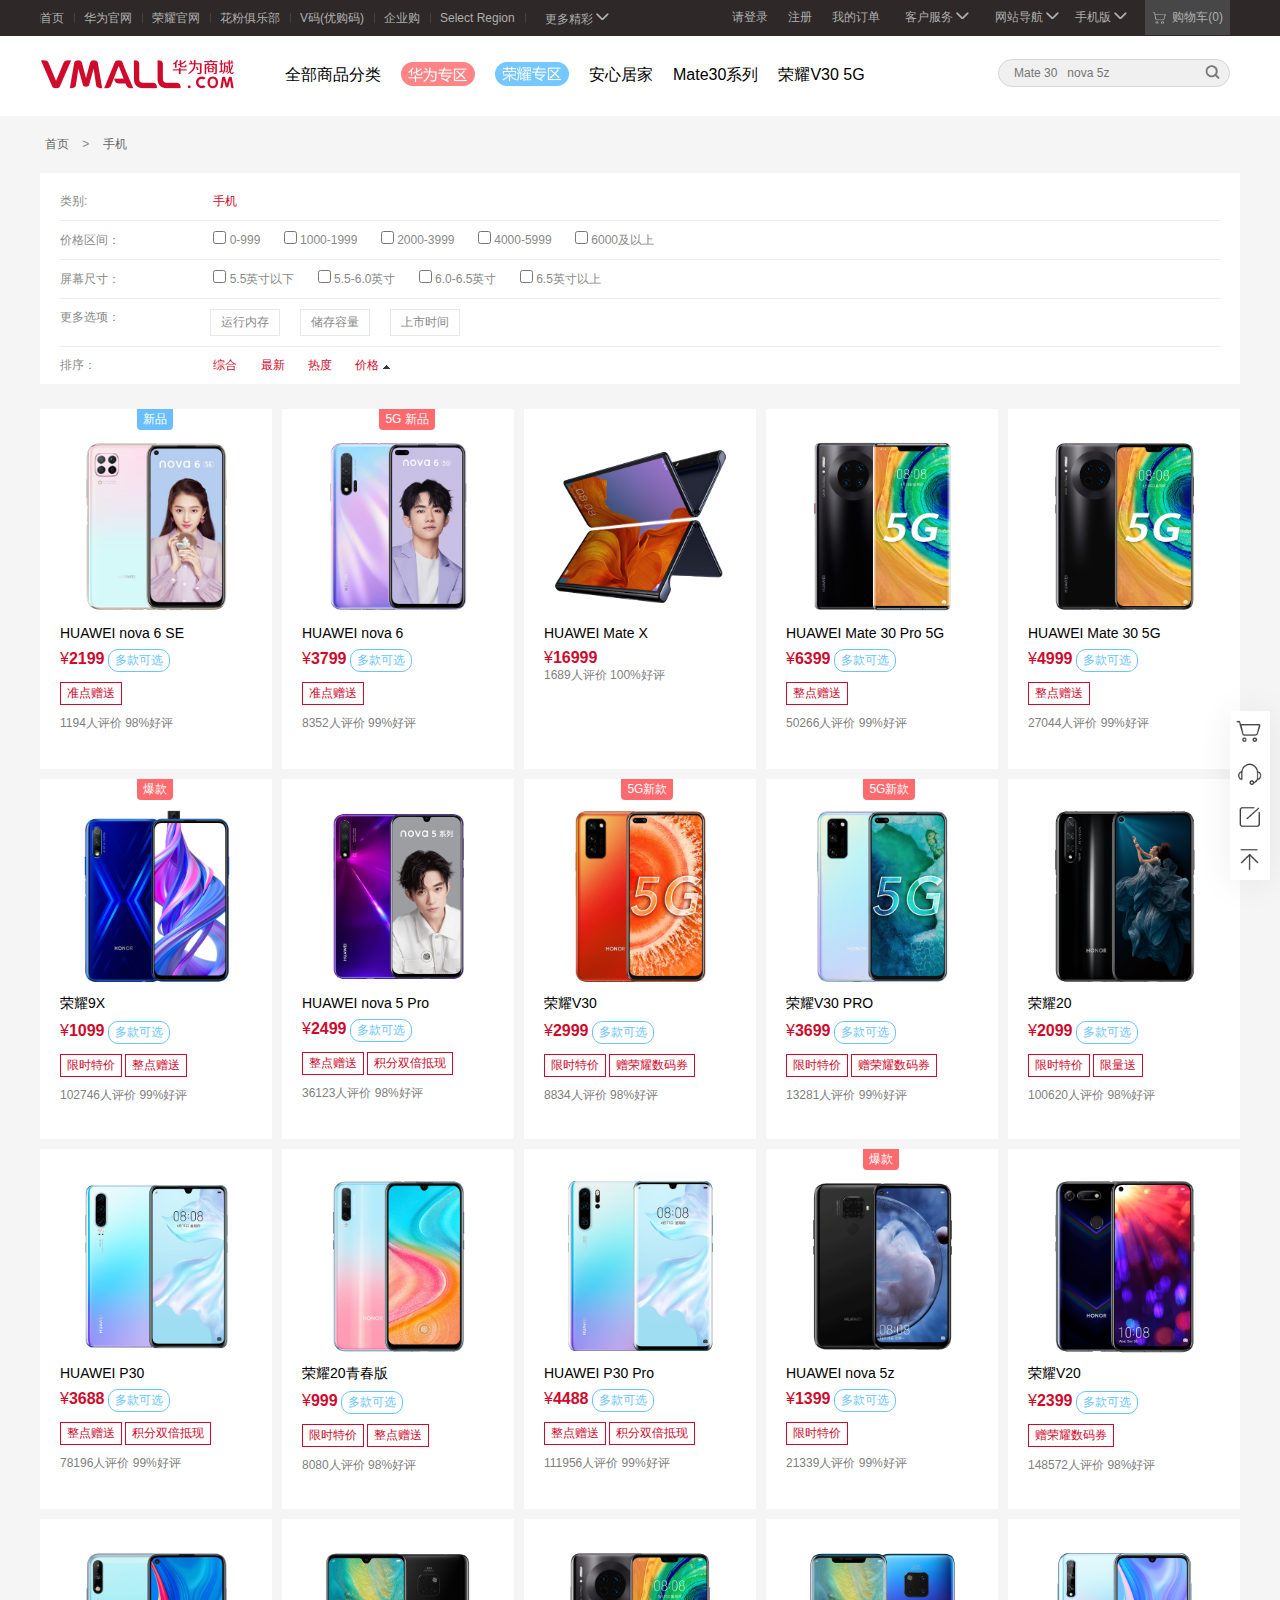
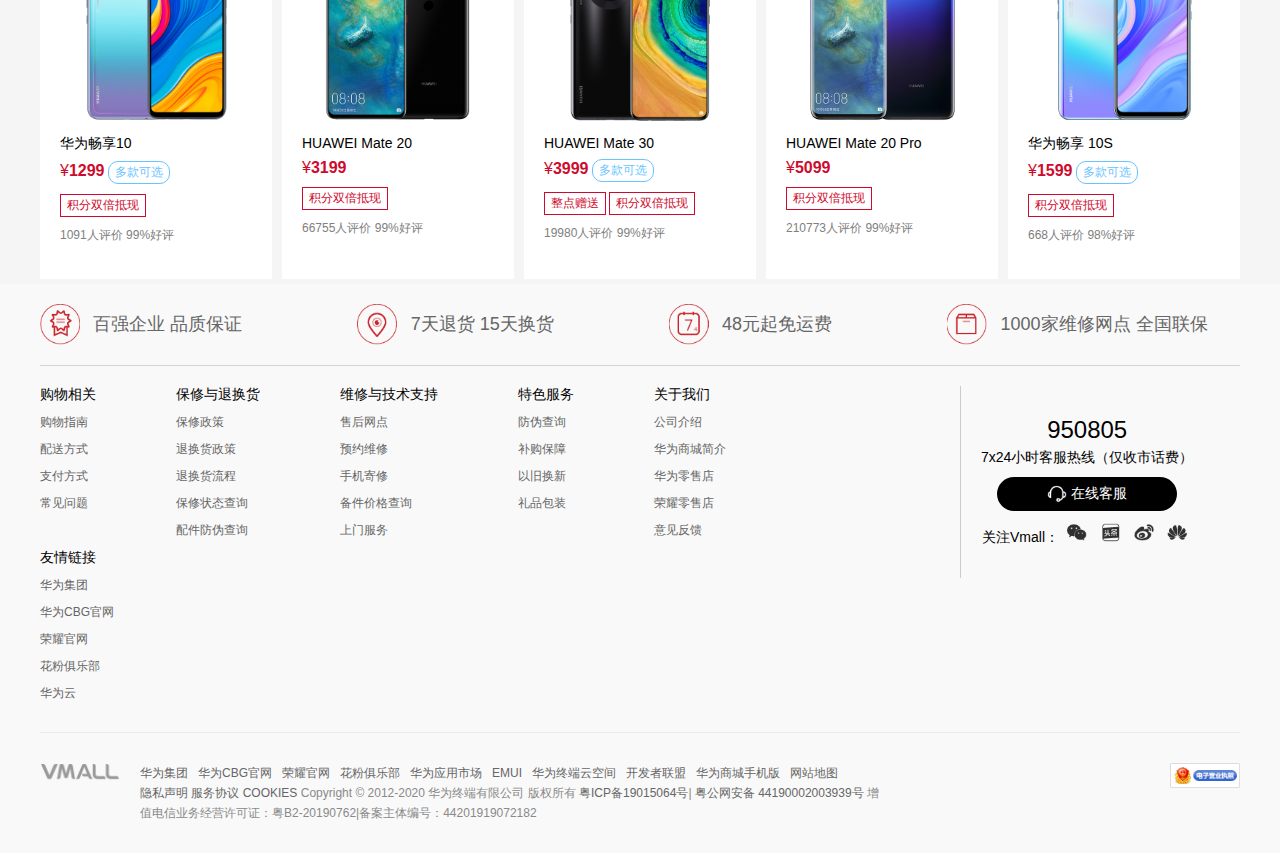
<file: sell_list.html>
<!DOCTYPE html>
<html>
	<head>
		<meta charset="utf-8">
		<title></title>
		<link rel="stylesheet" type="text/css" href="css/reset.css" />
		<link rel="stylesheet" type="text/css" href="css/footer_header.css" />
		<link rel="stylesheet" type="text/css" href="css/sell_list.css" />
	</head>
	<body>
		<!-- header 头部 -->
		<div class="header">
			<!-- container 宽度是1200px -->
			<div class="container clearfix">
				<!-- 左侧顶部导航栏 -->
				<div class="left_nav fl">
					<ul class="clearfix">
						<li>
							<a href="#">首页</a>
						</li>
						<li>
							<a href="#">华为官网</a>
						</li>
						<li>
							<a href="#">荣耀官网</a>
						</li>
						<li>
							<a href="#">花粉俱乐部</a>
						</li>
						<li>
							<a href="#">V码(优购码)</a>
						</li>
						<li>
							<a href="#">企业购</a>
						</li>
						<li>
							<a href="#">Select Region</a>
						</li>
						<li>
							<div class="dropdown position_relative">
								<div class="more shortcut">
									<a href="#" class="vertical">更多精彩</a>
									<i class="arrows_icon icon_arrow_black vertical"></i>
								</div>
								<div class="list">
									<div class="dropdown_more">
										<dl>
											<dt>
												<a href="#">EMUI</a>
											</dt>
											<dt>
												<a href="#">应用市场</a>
											</dt>
											<dt>
												<a href="#">华为终端云空间</a>
											</dt>
											<dt>
												<a href="#">开发者联盟</a>
											</dt>
										</dl>
									</div>
								</div>
							</div>
						</li>
					</ul>
				</div>
				<!-- 顶部右侧导航栏 -->
				<div class="right_nav fr">
					<ul class="clearfix">
						<li class="fl">
							<a href="#">请登录</a>
						</li>
						<li class="fl">
							<a href="#">注册</a>
						</li>
						<li class="fl">
							<a href="#">我的订单</a>
						</li>
						<li class="fl">
							<div class="service position_relative">
								<div class="text">
									<a href="#" class="vertical">客户服务</a>
									<div class="arrows_icon icon_arrow_black vertical"></div>
								</div>
								<div class="service_list">
									<div>
										<a href="#">服务中心</a>
									</div>
									<div>
										<a href="#">联系客服</a>
									</div>
								</div>
							</div>

						</li>
						<li class="fl">
							<div class="shop position_relative">
								<div class="shop_nav">
									<a href="#" class="vertical">网站导航</a>
									<div class="arrows_icon icon_arrow_black vertical"></div>
								</div>
								<div class="shop_list">
									<div class="navigation clearfix">
										<span class="login-icon">
											<a href="#">
												<i class="arrows_icon icon_home"></i>
												商城首页
											</a>
										</span>
										<!--频道-->
										<dl>
											<dt>
												频道
											</dt>
											<dd>
												<a href="#">
													华为专区
												</a>
											</dd>
											<dd>
												<a href="#">
													企业购
												</a>
											</dd>
										</dl>
										<!--荣耀专区-->
										<dl>
											<dt>

											</dt>
											<dd>
												<a href="#">
													荣耀专区
												</a>
											</dd>
										</dl>
										<!--产品-->
										<dl>
											<dt>
												产品
											</dt>
											<dd>
												<a href="#">
													手机
												</a>
											</dd>
											<dd>
												<a href="#">
													平板&笔记本
												</a>
											</dd>
											<dd>
												<a href="#">
													智能穿戴
												</a>
											</dd>
										</dl>
										<!--智能家居-->
										<dl>
											<dt>

											</dt>
											<dd>
												<a href="#">
													智能家居
												</a>
											</dd>
											<dd>
												<a href="#">
													通用配件
												</a>
											</dd>
											<dd>
												<a href="#">
													专属配件
												</a>
											</dd>
										</dl>
										<!--增值服务-->
										<dl>
											<dt>
												增值服务
											</dt>
											<dd>
												<a href="#">
													依旧换新
												</a>
											</dd>
											<dd>
												<a href="#">
													补够保障
												</a>
											</dd>
										</dl>
										<!--礼品包装-->
										<dl>
											<dt>

											</dt>
											<dd>
												<a href="#">
													礼品包装
												</a>
											</dd>
											<dd>
												<a href="#">
													一口价换电池
												</a>
											</dd>
										</dl>
										<!--会员-->
										<dl>
											<dt>
												会员
											</dt>
											<dd>
												<a href="#">
													会员频道
												</a>
											</dd>

										</dl>
									</div>
								</div>
							</div>

						</li>

						<li class="fl">
							<div class="phone position_relative">
								<div class="text">
									<a href="#">手机版</a>
									<div class="arrows_icon icon_arrow_black vertical"></div>
								</div>
								<div class="dropdown_list">
									<div class="app clearfix">
										<div class="img fl"><img src="./img/index/ia_100004572.png"></div>
										<div class="des fl">
											<p class="title">华为商城APP</p>
											<p>新人专享好礼</p>
											<p>最高5000积分</p>
										</div>
									</div>
									<div class="weixin clearfix">
										<div class="img fl"><img src="img/index/ia_100000363.jpg"></div>
										<div class="des fl">
											<p class="title">华为商城公众号</p>
											<p>扫一扫查看</p>
										</div>
									</div>
									<div class="weixin_shop clearfix">
										<div class="img fl"><img src="./img/index/ia_100004574.jpg"></div>
										<div class="des fl">
											<p class="title">华为微信小程序</p>
											<p>扫一扫查看</p>
										</div>
									</div>
								</div>
							</div>

						</li>
						<li class="fl">
							<div class="cart position_relative">
								<div class="text">
									<img src="img/index/shop_logo.png" class="vertical">
									<a href="#" class="vertical">购物车(0)</a>
								</div>
								<div class="dropdown_cart">
									<div class="cart_list">
										<div><img src="./img/index/ia_100000000_52_02.png"></div>
										<p>您的购物车是空的，赶紧选购吧~</p>
									</div>
								</div>
							</div>
						</li>
					</ul>
				</div>
			</div>

		</div>
		<!-- logo -->
		<div class="logo_nav">
			<div class="container clearfix ">
				<div class="logo_left fl">
					<ul class="clearfix">
						<li class="logo vertical">
							<a href="#">
								<img src="./img/index/ia_100000006.png">
							</a>
						</li>
						<li class="font  all vertical position_relative">
							<a href="#">全部商品分类</a>

							<!-- 遮盖栏  -->
							<div class="banner">
								<div class="container position_relative">
									<div class="banner_mask position_relative">
										<div class="box">
											<div class="list">
												<span class="item vertical">手机</span>
												<img src="./img/index/banner_next_02.png" class="next vertical" alt="">
											</div>
											<div class="hidenbox clearfix" style="display: block;">
												<div class="left fl">
													<div>
														<a href="#">
															<img src="./img/index/ia_100000009.png" class="img vertical" alt="">
															<span class="vertical">HUAWEI Mate系列</span>
														</a>
													</div>
													<div>
														<a href="#">
															<img src="./img/index/ia_100000010.png" class="img vertical" alt="">
															<span class="vertical">HUAWEI P系列</span>
														</a>
													</div>
													<div>
														<a href="#">
															<img src="./img/index/ia_100000011.png" class="img vertical" alt="">
															<span class="vertical">HUAWEI nova系列</span>
														</a>
													</div>
													<div>
														<a href="#">
															<img src="./img/index/ia_100000012.png" class="img vertical" alt="">
															<span class="vertical">华为畅享系列</span>
														</a>
													</div>
													<div>
														<a href="#">
															<img src="./img/index/ia_100000013.png" class="img vertical" alt="">
															<span class="vertical">HUAWEI 麦芒系列</span>
														</a>
													</div>
												</div>
												<div class="right fl">
													<div>
														<a href="#">
															<img src="./img/index/ia_100000014.png" class="img vertical" alt="">
															<span class="vertical">荣耀 V系列</span>
														</a>
													</div>
													<div>
														<a href="#">
															<img src="./img/index/ia_100000015.png" class="img vertical" alt="">
															<span class="vertical">荣耀 HONOR系列</span>
														</a>
													</div>
													<div>
														<a href="#">
															<img src="./img/index/ia_100000016.png" class="img vertical" alt="">
															<span class="vertical">荣耀 X系列</span>
														</a>
													</div>
													<div>
														<a href="#">
															<img src="./img/index/ia_100000017.png" class="img vertical" alt="">
															<span class="vertical">荣耀 Play系列</span>
														</a>
													</div>
													<div class="all">
														<a href="#">
															<img src="./img/index/banner_next_02.png" class="vertical">
															<span class="des vertical">查看全部</span>
														</a>
													</div>
												</div>
											</div>
										</div>
										<div class="box">
											<div class="list">
												<span class="item vertical">笔记本</span>
												<img src="./img/index/banner_next_02.png" class="next vertical" alt="">
											</div>
											<div class="hidenbox clearfix">
												<div class="left fl">
													<div>
														<a href="#">
															<img src="./img/index/ia_100000018.png" class="img vertical" alt="">
															<span class="vertical">华为Matebook X系列</span>
														</a>
													</div>
													<div>
														<a href="#">
															<img src="./img/index/ia_100000019.png" class="img vertical" alt="">
															<span class="vertical">华为Matebook系列</span>
														</a>
													</div>
													<div>
														<a href="#">
															<img src="./img/index/ia_100000020.png" class="img vertical" alt="">
															<span class="vertical">华为Matebook D系列</span>
														</a>
													</div>
													<div>
														<a href="#">
															<img src="./img/index/ia_100000021.png" class="img vertical" alt="">
															<span class="vertical">华为Matebook E系列</span>
														</a>
													</div>
													<div>
														<a href="#">
															<img src="./img/index/ia_100000022.png" class="img vertical" alt="">
															<span class="vertical">荣耀MagicBook系列</span>
														</a>
													</div>
												</div>
												<div class="right fl">
													<div>
														<a href="#">
															<img src="./img/index/ia_100000023.png" class="img vertical" alt="">
															<span class="vertical">荣耀MagicBook Pro系列</span>
														</a>
													</div>
													<div class="all">
														<a href="#">
															<img src="./img/index/banner_next_02.png" class="vertical">
															<span class="des vertical">查看全部</span>
														</a>
													</div>
												</div>
											</div>
										</div>
										<div class="box">
											<div class="list">
												<span class="item vertical">平板</span>
												<img src="./img/index/banner_next_02.png" class="next vertical" alt="">
											</div>
											<div class="hidenbox clearfix">
												<div class="left fl">
													<div>
														<a href="#">
															<img src="./img/index/ia_100000024.png" class="img vertical" alt="">
															<span class="vertical">华为MatePad 系列</span>
														</a>
													</div>
													<div>
														<a href="#">
															<img src="./img/index/ia_100000025.png" class="img vertical" alt="">
															<span class="vertical">华为畅享 系列</span>
														</a>
													</div>
													<div>
														<a href="#">
															<img src="./img/index/ia_100000026.png" class="img vertical" alt="">
															<span class="vertical">荣耀数字系列</span>
														</a>
													</div>
													<div>
														<a href="#">
															<img src="./img/index/ia_100000027.png" class="img vertical" alt="">
															<span class="vertical">荣耀畅玩系列</span>
														</a>
													</div>
													<div>
														<a href="#">
															<img src="./img/index/ia_100000028.png" class="img vertical" alt="">
															<span class="vertical">荣耀防水系列</span>
														</a>
													</div>
												</div>
												<div class="right fl">
													<div class="all">
														<a href="#">
															<img src="./img/index/banner_next_02.png" class="vertical">
															<span class="des vertical">查看全部</span>
														</a>
													</div>
												</div>
											</div>
										</div>
										<div class="box">
											<div class="list">
												<span class="item vertical">智能穿戴&VR</span>
												<img src="./img/index/banner_next_02.png" class="next vertical" alt="">
											</div>
											<div class="hidenbox clearfix">
												<div class="left fl">
													<div>
														<a href="#">
															<img src="./img/index/ia_100000029.png" class="img vertical" alt="">
															<span class="vertical">智能手表</span>
														</a>
													</div>
													<div>
														<a href="#">
															<img src="./img/index/ia_100000030.png" class="img vertical" alt="">
															<span class="vertical">儿童手表</span>
														</a>
													</div>
													<div>
														<a href="#">
															<img src="./img/index/ia_100000031.png" class="img vertical" alt="">
															<span class="vertical">智能手环</span>
														</a>
													</div>
													<div>
														<a href="#">
															<img src="./img/index/ia_100000032.png" class="img vertical" alt="">
															<span class="vertical">智能健康配件</span>
														</a>
													</div>
													<div>
														<a href="#">
															<img src="./img/index/ia_100000033.png" class="img vertical" alt="">
															<span class="vertical">VR</span>
														</a>
													</div>
												</div>
												<div class="right fl">
													<div class="all">
														<a href="#">
															<img src="./img/index/banner_next_02.png" class="vertical">
															<span class="des vertical">查看全部</span>
														</a>
													</div>
												</div>
											</div>
										</div>
										<div class="box">
											<div class="list">
												<span class="item vertical">智能家居</span>
												<img src="./img/index/banner_next_02.png" class="next vertical" alt="">
											</div>
											<div class="hidenbox clearfix">
												<div class="left fl">
													<div>
														<a href="#">
															<img src="./img/index/ia_100000034.png" class="img vertical" alt="">
															<span class="vertical">智能路由</span>
														</a>
													</div>
													<div>
														<a href="#">
															<img src="./img/index/ia_100000035.png" class="img vertical" alt="">
															<span class="vertical">移动路由</span>
														</a>
													</div>
													<div>
														<a href="#">
															<img src="./img/index/ia_100000036.png" class="img vertical" alt="">
															<span class="vertical">智能音箱</span>
														</a>
													</div>
													<div>
														<a href="#">
															<img src="./img/index/ia_100000037.png" class="img vertical" alt="">
															<span class="vertical">WIFI放大器</span>
														</a>
													</div>
													<div>
														<a href="#">
															<img src="./img/index/ia_100000038.png" class="img vertical" alt="">
															<span class="vertical">智能存储</span>
														</a>
													</div>
												</div>
												<div class="right fl">
													<div>
														<a href="#">
															<img src="./img/index/ia_100000039.png" class="img vertical" alt="">
															<span class="vertical">电视盒子</span>
														</a>
													</div>
													<div class="all">
														<a href="#">
															<img src="./img/index/banner_next_02.png" class="vertical">
															<span class="des vertical">查看全部</span>
														</a>
													</div>
												</div>
											</div>
										</div>
										<div class="box">
											<div class="list">
												<span class="item vertical">智慧屏</span>
												<img src="./img/index/banner_next_02.png" class="next vertical" alt="">
											</div>
											<div class="hidenbox clearfix" style="width: 260px; right: -254px;">
												<div class="left fl">
													<div>
														<a href="#">
															<img src="./img/index/ia_100000040.png" class="img vertical" alt="">
															<span class="vertical">华为智慧屏</span>
														</a>
													</div>
													<div>
														<a href="#">
															<img src="./img/index/ia_100000041.png" class="img vertical" alt="">
															<span class="vertical">荣耀智慧屏</span>
														</a>
													</div>
													<div class="all">
														<a href="#">
															<img src="./img/index/banner_next_02.png" class="vertical">
															<span class="des vertical">查看全部</span>
														</a>
													</div>
												</div>
											</div>
										</div>
										<div class="box">
											<div class="list">
												<span class="item vertical">耳机音箱</span>
												<img src="./img/index/banner_next_02.png" class="next vertical" alt="">
											</div>
											<div class="hidenbox clearfix">
												<div class="left fl">
													<div>
														<a href="#">
															<img src="./img/index/ia_100000042.jpg" class="img vertical" alt="">
															<span class="vertical">真无线耳机</span>
														</a>
													</div>
													<div>
														<a href="#">
															<img src="./img/index/ia_100000043.jpg" class="img vertical" alt="">
															<span class="vertical">有线耳机</span>
														</a>
													</div>
													<div>
														<a href="#">
															<img src="./img/index/ia_100000044.jpg" class="img vertical" alt="">
															<span class="vertical">蓝牙耳机</span>
														</a>
													</div>
													<div>
														<a href="#">
															<img src="./img/index/ia_100000045.png" class="img vertical" alt="">
															<span class="vertical">蓝牙音箱</span>
														</a>
													</div>
													<div>
														<a href="#">
															<img src="./img/index/ia_100000046.png" class="img vertical" alt="">
															<span class="vertical">智能眼镜</span>
														</a>
													</div>
												</div>
												<div class="right fl">
													<div>
														<a href="#">
															<img src="./img/index/ia_100000047.png" class="img vertical" alt="">
															<span class="vertical">智能音箱</span>
														</a>
													</div>
													<div class="all">
														<a href="#">
															<img src="./img/index/banner_next_02.png" class="vertical">
															<span class="des vertical">查看全部</span>
														</a>
													</div>
												</div>
											</div>
										</div>
										<div class="box">


											<div class="list">
												<span class="item vertical">配件</span>
												<img src="./img/index/banner_next_02.png" class="next vertical" alt="">
											</div>
											<div class="hidenbox clearfix" style="width: 806px; right: -800px;">
												<div class="left fl">
													<div>
														<a href="#">
															<img src="./img/index/ia_100000048.jpg" class="img vertical" alt="">
															<span class="vertical">移动电源</span>
														</a>
													</div>
													<div>
														<a href="#">
															<img src="./img/index/ia_100000049.png" class="img vertical" alt="">
															<span class="vertical">充电器/线材</span>
														</a>
													</div>
													<div>
														<a href="#">
															<img src="./img/index/ia_100000050.png" class="img vertical" alt="">
															<span class="vertical">自拍杆/支架</span>
														</a>
													</div>
													<div>
														<a href="#">
															<img src="./img/index/ia_100000051.png" class="img vertical" alt="">
															<span class="vertical">摄像机/镜头</span>
														</a>
													</div>
													<div>
														<a href="#">
															<img src="./img/index/ia_100000052.png" class="img vertical" alt="">
															<span class="vertical">智能硬件</span>
														</a>
													</div>
												</div>
												<div class="center fl">
													<div>
														<a href="#">
															<img src="./img/index/ia_100000053.png" class="img vertical" alt="">
															<span class="vertical">生活周边</span>
														</a>
													</div>
													<div>
														<a href="#">
															<img src="./img/index/ia_100000054.png" class="img vertical" alt="">
															<span class="vertical">保护壳</span>
														</a>
													</div>
													<div>
														<a href="#">
															<img src="./img/index/ia_100000055.png" class="img vertical" alt="">
															<span class="vertical">保护套</span>
														</a>
													</div>
													<div>
														<a href="#">
															<img src="./img/index/ia_100000056.png" class="img vertical" alt="">
															<span class="vertical">贴膜</span>
														</a>
													</div>
													<div>
														<a href="#">
															<img src="./img/index/ia_100000057.png" class="img vertical" alt="">
															<span class="vertical">个人电脑配件</span>
														</a>
													</div>
												</div>
												<div class="right fl">
													<div>
														<a href="#">
															<img src="./img/index/ia_100000058.png" class="img vertical" alt="">
															<span class="vertical">平板配件</span>
														</a>
													</div>
													<div>
														<a href="#">
															<img src="./img/index/ia_100000059.png" class="img vertical" alt="">
															<span class="vertical">智慧屏配件</span>
														</a>
													</div>
													<div>
														<a href="#">
															<img src="./img/index/ia_100000060.png" class="img vertical" alt="">
															<span class="vertical">电视盒子专属配件</span>
														</a>
													</div>
													<div>
														<a href="#">
															<img src="./img/index/ia_100000061.png" class="img vertical" alt="">
															<span class="vertical">穿戴配件</span>
														</a>
													</div>
													<div class="all">
														<a href="#">
															<img src="./img/index/banner_next_02.png" class="vertical">
															<span class="des vertical">查看全部</span>
														</a>
													</div>
												</div>
											</div>
										</div>
										<div class="box">
											<div class="list">
												<span class="item vertical">生态产品</span>
												<img src="./img/index/banner_next_02.png" class="next vertical" alt="">
											</div>
											<div class="hidenbox clearfix" style="width: 806px; right: -800px;">
												<div class="left fl">
													<div>
														<a href="#">
															<img src="./img/index/ia_100004561.png" class="img vertical" alt="">
															<span class="vertical">HUAWEI Mate系列</span>
														</a>
													</div>
													<div>
														<a href="#">
															<img src="./img/index/ia_100004562.png" class="img vertical" alt="">
															<span class="vertical">HUAWEI P系列</span>
														</a>
													</div>
													<div>
														<a href="#">
															<img src="./img/index/ia_100004563.png" class="img vertical" alt="">
															<span class="vertical">HUAWEI nova系列</span>
														</a>
													</div>
													<div>
														<a href="#">
															<img src="./img/index/ia_100004564.png" class="img vertical" alt="">
															<span class="vertical">华为畅享系列</span>
														</a>
													</div>
													<div>
														<a href="#">
															<img src="./img/index/ia_100004565.png" class="img vertical" alt="">
															<span class="vertical">HUAWEI 麦芒系列</span>
														</a>
													</div>
												</div>
												<div class="center fl">
													<div>
														<a href="#">
															<img src="./img/index/ia_100004566.png" class="img vertical" alt="">
															<span class="vertical">生活周边</span>
														</a>
													</div>
													<div>
														<a href="#">
															<img src="./img/index/ia_100004567.png" class="img vertical" alt="">
															<span class="vertical">保护壳</span>
														</a>
													</div>
													<div>
														<a href="#">
															<img src="./img/index/ia_100004568.png" class="img vertical" alt="">
															<span class="vertical">保护套</span>
														</a>
													</div>
													<div>
														<a href="#">
															<img src="./img/index/ia_100004569.png" class="img vertical" alt="">
															<span class="vertical">贴膜</span>
														</a>
													</div>
													<div>
														<a href="#">
															<img src="./img/index/ia_100004570.png" class="img vertical" alt="">
															<span class="vertical">个人电脑配件</span>
														</a>
													</div>
												</div>
												<div class="right fl">
													<div>
														<a href="#">
															<img src="./img/index/ia_100004571.png" class="img vertical" alt="">
															<span class="vertical">荣耀 V系列</span>
														</a>
													</div>
													<div class="all">
														<a href="#">
															<img src="./img/index/banner_next_02.png" class="vertical">
															<span class="des vertical">查看全部</span>
														</a>
													</div>
												</div>
											</div>
										</div>
										<div class="box">
											<div class="list">
												<span class="item vertical">增值服务&其他</span>
												<img src="./img/index/banner_next_02.png" class="next vertical" alt="">
											</div>
											<div class="hidenbox clearfix">
												<div class="left fl">
													<div>
														<a href="#">
															<img src="./img/index/ia_100000073.png" class="img vertical" alt="">
															<span class="vertical">华为视频卡</span>
														</a>
													</div>
													<div>
														<a href="#">
															<img src="./img/index/ia_100000074.png" class="img vertical" alt="">
															<span class="vertical">花币卡</span>
														</a>
													</div>
													<div>
														<a href="#">
															<img src="./img/index/ia_100000075.png" class="img vertical" alt="">
															<span class="vertical">华为音乐卡</span>
														</a>
													</div>
													<div>
														<a href="#">
															<img src="./img/index/ia_100000076.png" class="img vertical" alt="">
															<span class="vertical">华为云空间</span>
														</a>
													</div>
													<div>
														<a href="#">
															<img src="./img/index/ia_100000077.png" class="img vertical" alt="">
															<span class="vertical">电池更换服务</span>
														</a>
													</div>
												</div>
												<div class="right fl">
													<div>
														<a href="#">
															<img src="./img/index/ia_100000078.png" class="img vertical" alt="">
															<span class="vertical">服务器</span>
														</a>
													</div>
													<div>
														<a href="#">
															<img src="./img/index/ia_100000079.png" class="img vertical" alt="">
															<span class="vertical">AI 计算平台</span>
														</a>
													</div>
													<div class="all">
														<a href="#">
															<img src="./img/index/banner_next_02.png" class="vertical">
															<span class="des vertical">查看全部</span>
														</a>
													</div>
												</div>
											</div>
										</div>
									</div>
								</div>
							</div>

						</li>

						<li class="huawei vertical">
							<a href="#">
								<img src="./img/index/ia_100000007.png">
							</a>
						</li>
						<li class="glory vertical">
							<a href="#">
								<img src="./img/index/ia_100000008.png">
							</a>
						</li>
						<li class="font vertical">
							<a href="#">安心居家</a>
						</li>
						<li class="font vertical">
							<a href="#">Mate30系列</a>
						</li>
						<li class="font vertical">
							<a href="#">荣耀V30 5G</a>
						</li>
					</ul>
				</div>
				<div class="input_right fr position_relative">
					<input type="text" placeholder="Mate 30   nova 5z" id="" value="" class="search" />
					<div class="search_logo">
						<img src="./img/index/ia_100000000_ser_03.png">
					</div>
				</div>


			</div>
		</div>



		<!-- 位置 -->
		<div class="location">
			<div class="container">
				<span>
					<a href="#">
						首页
					</a>
				</span>
				<span>
					>
				</span>
				<span>
					<a href="#">
						手机
					</a>
				</span>
			</div>
		</div>
		<!-- 筛选 -->
		<div class="container">
			<div class="Sizer">
				<div class="item">
					<span class="rule">
						类别:
					</span>
					<span class="flag">
						<a href="#">
							手机
						</a>
					</span>
				</div>
				<div class="item price_level">
					<span class="rule">
						价格区间：
					</span>
					<label>
						<input type="checkbox" name="price" id="" value="999" class="price" />
						<span class="flag">
							0-999
						</span>
					</label>
					<label>
						<input type="checkbox" name="price" id="" value="1999" class="price" />
						<span class="flag">
							1000-1999
						</span>
					</label>
					<label>
						<input type="checkbox" name="price" id="" value="3999" class="price" />
						<span class="flag">
							2000-3999
						</span>
					</label>
					<label>
						<input type="checkbox" name="price" id="" value="5999" class="price" />
						<span class="flag">
							4000-5999
						</span>
					</label>
					<label>
						<input type="checkbox" name="price" id="" value="6000" class="price" />
						<span class="flag">
							6000及以上
						</span>
					</label>
					
				</div>
				<div class="item scrn">
					<span class="rule">
						屏幕尺寸：
					</span>
					<label>
						<input type="checkbox" name="" id="" value="" class="price" />
						<span class="flag">
							5.5英寸以下
						</span>
					</label>
					<label>
						<input type="checkbox" name="" id="" value="" class="price" />
						<span class="flag">
							5.5-6.0英寸
						</span>
					</label>
					<label>
						<input type="checkbox" name="" id="" value="" class="price" />
						<span class="flag">
							6.0-6.5英寸
						</span>
					</label>
					<label>
						<input type="checkbox" name="" id="" value="" class="price" />
						<span class="flag">
							6.5英寸以上
						</span>
					</label>
				</div>
				<div class="item property clearfix">
					<span class="rule fl">
						更多选项：
					</span>
					<div class="flag position_relative fl">
						<span class="size">运行内存</span>
						<div class="hiden_1">
							<label>
								<input type="checkbox" name="" id="" value="" class="price" />
								3GB及以下
							</label>
							<label>
								<input type="checkbox" name="" id="" value="" class="price" />
								4GB
							</label>
							<label>
								<input type="checkbox" name="" id="" value="" class="price" />
								6GB
							</label>
							<label>
								<input type="checkbox" name="" id="" value="" class="price" />
								8GB及以上
							</label>
						</div>
					</div>
					<div class="flag position_relative fl">
						<span class="size">储存容量</span>
						<div class="hiden_2">
							<label>
								<input type="checkbox" name="" id="" value="" class="price" />
								32GB及以下
							</label>
							<label>
								<input type="checkbox" name="" id="" value="" class="price" />
								64GB
							</label>
							<label>
								<input type="checkbox" name="" id="" value="" class="price" />
								128GB
							</label>
							<label>
								<input type="checkbox" name="" id="" value="" class="price" />
								256GB及以上
							</label>
						</div>
					</div>
					<div class="flag position_relative fl">
						<span class="size">上市时间</span>
						<div class="hiden_3">
							<label>
								<input type="checkbox" name="" id="" value="" class="price" />
								3个月内
							</label>
							<label>
								<input type="checkbox" name="" id="" value="" class="price" />
								3-6个月
							</label>
							<label>
								<input type="checkbox" name="" id="" value="" class="price" />
								6个月以上
							</label>
							
						</div>
					</div>
				</div>
				<div class="item primary">
					<span class="rule">
						排序：
					</span>
					<span class="flag">
						<a href="#">
							综合
						</a>
					</span>
					<span class="flag">
						<a href="#">
							最新
						</a>
					</span>
					<span class="flag">
						<a href="#">
							热度
						</a>
					</span>
					<span class="flag sort">
						<a href="#">
							价格
						</a>
						<img src="./img/sell_list/01_03.png"  class="high">
						<img src="./img/sell_list/01_02.png"  class="low">
					</span>
				</div>

			</div>
		</div>


		<!-- 商品列表 -->
		<div class="container">
			<div class="sell_list">
				<ul class="clearfix overflow_cut">
					<li class="fl">
						<a href="#">
							<div class="item position_relative">
								<div class="mask bgcolor_blue">新品</div>
								<img src="./img/sell_list/ia_10002.png">
								<div class="text">
									<div class="name">HUAWEI nova 6 SE</div>
									<div class="price">
										<span class="num">¥<b>2199</b></span>
										<span class="tip">多款可选</span>
									</div>
									<div class="des">
										<span>准点赠送</span>
									</div>
									<div class="good">
										<span>1194人评价</span> <span>98%好评</span>
									</div>
								</div>
							</div>
						</a>
					</li>

					<li class="fl">
						<a href="#">
							<div class="item position_relative">
								<div class="mask bgcolor_red">5G 新品</div>
								<img src="./img/sell_list/ia_10003.png">
								<div class="text">
									<div class="name">HUAWEI nova 6</div>
									<div class="price">
										<span class="num">¥<b>3799</b></span>
										<span class="tip">多款可选</span>
									</div>
									<div class="des">
										<span>准点赠送</span>
									</div>
									<div class="good">
										<span>8352人评价</span> <span>99%好评</span>
									</div>
								</div>
							</div>
						</a>
					</li>

					<li class="fl">
						<a href="#">
							<div class="item position_relative">
								<!-- <div class="mask">新品</div> -->
								<img src="./img/sell_list/ia_10004.png">
								<div class="text">
									<div class="name">HUAWEI Mate X</div>
									<div class="price">
										<span class="num">¥<b>16999</b></span>
										<!-- <span class="tip">多款可选</span> -->
									</div>
									<!-- <div class="des">
										<span>准点赠送</span>
									</div> -->
									<div class="good">
										<span>1689人评价</span> <span>100%好评</span>
									</div>
								</div>
							</div>
						</a>
					</li>

					<li class="fl">
						<a href="#">
							<div class="item position_relative">
								<!-- <div class="mask">新品</div> -->
								<img src="./img/sell_list/ia_10005.png">
								<div class="text">
									<div class="name">HUAWEI Mate 30 Pro 5G</div>
									<div class="price">
										<span class="num">¥<b>6399</b></span>
										<span class="tip">多款可选</span>
									</div>
									<div class="des">
										<span>整点赠送</span>
									</div>
									<div class="good">
										<span>50266人评价</span> <span>99%好评</span>
									</div>
								</div>
							</div>
						</a>
					</li>

					<li class="fl">
						<a href="#">
							<div class="item position_relative">
								<!-- <div class="mask">新品</div> -->
								<img src="./img/sell_list/ia_10006.png">
								<div class="text">
									<div class="name">HUAWEI Mate 30 5G</div>
									<div class="price">
										<span class="num">¥<b>4999</b></span>
										<span class="tip">多款可选</span>
									</div>
									<div class="des">
										<span>整点赠送</span>
									</div>
									<div class="good">
										<span>27044人评价</span> <span>99%好评</span>
									</div>
								</div>
							</div>
						</a>
					</li>
					<li class="fl">
						<a href="#">
							<div class="item position_relative">
								<div class="mask bgcolor_red">爆款</div>
								<img src="./img/sell_list/ia_10007.png">
								<div class="text">
									<div class="name">荣耀9X</div>
									<div class="price">
										<span class="num">¥<b>1099</b></span>
										<span class="tip">多款可选</span>
									</div>
									<div class="des">
										<span>限时特价</span>
										<span>整点赠送</span>
									</div>
									<div class="good">
										<span>102746人评价</span> <span>99%好评</span>
									</div>
								</div>
							</div>
						</a>
					</li>
					<li class="fl">
						<a href="#">
							<div class="item position_relative">
								<!-- <div class="mask">新品</div> -->
								<img src="./img/sell_list/ia_10008.png">
								<div class="text">
									<div class="name">HUAWEI nova 5 Pro</div>
									<div class="price">
										<span class="num">¥<b>2499</b></span>
										<span class="tip">多款可选</span>
									</div>
									<div class="des">
										<span>整点赠送</span>
										<span>积分双倍抵现</span>
									</div>
									<div class="good">
										<span>36123人评价</span> <span>98%好评</span>
									</div>
								</div>
							</div>
						</a>
					</li>
					<li class="fl">
						<a href="#">
							<div class="item position_relative">
								<div class="mask bgcolor_red">5G新款</div>
								<img src="./img/sell_list/ia_10009.png">
								<div class="text">
									<div class="name">荣耀V30</div>
									<div class="price">
										<span class="num">¥<b>2999</b></span>
										<span class="tip">多款可选</span>
									</div>
									<div class="des">
										<span>限时特价</span>
										<span>赠荣耀数码券</span>
									</div>
									<div class="good">
										<span>8834人评价</span> <span>98%好评</span>
									</div>
								</div>
							</div>
						</a>
					</li>
					<li class="fl">
						<a href="#">
							<div class="item position_relative">
								<div class="mask bgcolor_red">5G新款</div>
								<img src="./img/sell_list/ia_10010.png">
								<div class="text">
									<div class="name">荣耀V30 PRO</div>
									<div class="price">
										<span class="num">¥<b>3699</b></span>
										<span class="tip">多款可选</span>
									</div>
									<div class="des">
										<span>限时特价</span>
										<span>赠荣耀数码券</span>
									</div>
									<div class="good">
										<span>13281人评价</span> <span>99%好评</span>
									</div>
								</div>
							</div>
						</a>
					</li>
					<li class="fl">
						<a href="#">
							<div class="item position_relative">
								<!-- <div class="mask">新品</div> -->
								<img src="./img/sell_list/ia_10011.png">
								<div class="text">
									<div class="name">荣耀20</div>
									<div class="price">
										<span class="num">¥<b>2099</b></span>
										<span class="tip">多款可选</span>
									</div>
									<div class="des">
										<span>限时特价</span>
										<span>限量送</span>
									</div>
									<div class="good">
										<span>100620人评价</span> <span>98%好评</span>
									</div>
								</div>
							</div>
						</a>
					</li>
					<li class="fl">
						<a href="#">
							<div class="item position_relative">
								<!-- <div class="mask">新品</div> -->
								<img src="./img/sell_list/ia_10012.png">
								<div class="text">
									<div class="name">HUAWEI P30</div>
									<div class="price">
										<span class="num">¥<b>3688</b></span>
										<span class="tip">多款可选</span>
									</div>
									<div class="des">
										<span>整点赠送</span>
										<span>积分双倍抵现</span>
									</div>
									<div class="good">
										<span>78196人评价</span> <span>99%好评</span>
									</div>
								</div>
							</div>
						</a>
					</li>
					<li class="fl">
						<a href="#">
							<div class="item position_relative">
								<!-- <div class="mask">新品</div> -->
								<img src="./img/sell_list/ia_10013.png">
								<div class="text">
									<div class="name">荣耀20青春版</div>
									<div class="price">
										<span class="num">¥<b>999</b></span>
										<span class="tip">多款可选</span>
									</div>
									<div class="des">
										<span>限时特价</span>
										<span>整点赠送</span>
									</div>
									<div class="good">
										<span>8080人评价</span> <span>98%好评</span>
									</div>
								</div>
							</div>
						</a>
					</li>
					<li class="fl">
						<a href="#">
							<div class="item position_relative">
								<!-- <div class="mask">新品</div> -->
								<img src="./img/sell_list/ia_10014.png">
								<div class="text">
									<div class="name">HUAWEI P30 Pro</div>
									<div class="price">
										<span class="num">¥<b>4488</b></span>
										<span class="tip">多款可选</span>
									</div>
									<div class="des">
										<span>整点赠送</span>
										<span>积分双倍抵现</span>
									</div>
									<div class="good">
										<span>111956人评价</span> <span>99%好评</span>
									</div>
								</div>
							</div>
						</a>
					</li>
					<li class="fl">
						<a href="#">
							<div class="item position_relative">
								<div class="mask bgcolor_red">爆款</div>
								<img src="./img/sell_list/ia_10015.png">
								<div class="text">
									<div class="name">HUAWEI nova 5z</div>
									<div class="price">
										<span class="num">¥<b>1399</b></span>
										<span class="tip">多款可选</span>
									</div>
									<div class="des">
										<span>限时特价</span>
									</div>
									<div class="good">
										<span>21339人评价</span> <span>99%好评</span>
									</div>
								</div>
							</div>
						</a>
					</li>
					<li class="fl">
						<a href="#">
							<div class="item position_relative">
								<!-- <div class="mask">新品</div> -->
								<img src="./img/sell_list/ia_10016.png">
								<div class="text">
									<div class="name">荣耀V20</div>
									<div class="price">
										<span class="num">¥<b>2399</b></span>
										<span class="tip">多款可选</span>
									</div>
									<div class="des">
										<span>赠荣耀数码券</span>
									</div>
									<div class="good">
										<span>148572人评价</span> <span>98%好评</span>
									</div>
								</div>
							</div>
						</a>
					</li>
					<li class="fl">
						<a href="#">
							<div class="item position_relative">
								<!-- <div class="mask">新品</div> -->
								<img src="./img/sell_list/ia_10017.png">
								<div class="text">
									<div class="name">华为畅享10</div>
									<div class="price">
										<span class="num">¥<b>1299</b></span>
										<span class="tip">多款可选</span>
									</div>
									<div class="des">
										<span>积分双倍抵现</span>
									</div>
									<div class="good">
										<span>1091人评价</span> <span>99%好评</span>
									</div>
								</div>
							</div>
						</a>
					</li>
					<li class="fl">
						<a href="#">
							<div class="item position_relative">
								<!-- <div class="mask">新品</div> -->
								<img src="./img/sell_list/ia_10018.png">
								<div class="text">
									<div class="name">HUAWEI Mate 20</div>
									<div class="price">
										<span class="num">¥<b>3199</b></span>
										<!-- <span class="tip">多款可选</span> -->
									</div>
									<div class="des">
										<span>积分双倍抵现</span>
									</div>
									<div class="good">
										<span>66755人评价</span> <span>99%好评</span>
									</div>
								</div>
							</div>
						</a>
					</li>
					<li class="fl">
						<a href="#">
							<div class="item position_relative">
								<!-- <div class="mask">新品</div> -->
								<img src="./img/sell_list/ia_10019.png">
								<div class="text">
									<div class="name">HUAWEI Mate 30</div>
									<div class="price">
										<span class="num">¥<b>3999</b></span>
										<span class="tip">多款可选</span>
									</div>
									<div class="des">
										<span>整点赠送</span>
										<span>积分双倍抵现</span>
									</div>
									<div class="good">
										<span>19980人评价</span> <span>99%好评</span>
									</div>
								</div>
							</div>
						</a>
					</li>
					<li class="fl">
						<a href="#">
							<div class="item position_relative">
								<!-- <div class="mask">新品</div> -->
								<img src="./img/sell_list/ia_10020.png">
								<div class="text">
									<div class="name">HUAWEI Mate 20 Pro</div>
									<div class="price">
										<span class="num">¥<b>5099</b></span>
										<!-- <span class="tip">多款可选</span> -->
									</div>
									<div class="des">
										<span>积分双倍抵现</span>
									</div>
									<div class="good">
										<span>210773人评价</span> <span>99%好评</span>
									</div>
								</div>
							</div>
						</a>
					</li>
					<li class="fl">
						<a href="#">
							<div class="item position_relative">
								<!-- <div class="mask">新品</div> -->
								<img src="./img/sell_list/ia_10021.png">
								<div class="text">
									<div class="name">华为畅享 10S</div>
									<div class="price">
										<span class="num">¥<b>1599</b></span>
										<span class="tip">多款可选</span>
									</div>
									<div class="des">
										<span>积分双倍抵现</span>
									</div>
									<div class="good">
										<span>668人评价</span> <span>98%好评</span>
									</div>
								</div>
							</div>
						</a>
					</li>

				</ul>
			</div>
		</div>





		<!-----------------------右侧固定定位  复制footer的话要一起复制这这个哦 --------------->
		<div class="right_fixed">
			<ul>
				<li class="position_relative">
					<a href="#">
						<img src="./img/index/ia_100000000_01_03.png">
					</a>
					<div class="cart">购物车</div>
				</li>
				<li class="position_relative">
					<a href="#">
						<img src="./img/index/ia_100000000_01_05.png">
					</a>
					<div class="cart">在线客服</div>
				</li>
				<li class="position_relative">
					<a href="#">
						<img src="./img/index/ia_100000000_01_07.png">
					</a>
					<div class="cart">意见反馈</div>
				</li>
				<li class="position_relative  backTop">
					<a href="#">
						<img src="./img/index/ia_100000000_01_09.png">
					</a>
				</li>
			</ul>
		</div>
		<!----------------------- footer  尾部  要把上边的固定定位一起复制--------------------------->
		<div class="footer">
			<div class="container">
				<div class="flaglist">
					<ul class="clearfix overflow_cut">
						<li class="fl">
							<a href="#">
								<img src="./img/index/ia_100000406_02.png" class="logo vertical">
								<span class="des vertical">百强企业 品质保证</span>
							</a>
						</li>

						<li class="fl">
							<a href="#">
								<img src="./img/index/ia_100000406_03.png" class="logo vertical">
								<span class="des vertical">7天退货 15天换货</span>
							</a>
						</li>

						<li class="fl">
							<a href="#">
								<img src="./img/index/ia_100000406_04.png" class="logo vertical">
								<span class="des vertical">48元起免运费</span>
							</a>
						</li>

						<li class="fl">
							<a href="#">
								<img src="./img/index/ia_100000406_05.png" class="logo vertical">
								<span class="des vertical">1000家维修网点 全国联保</span>
							</a>
						</li>

					</ul>
				</div>
				<div class="textlist clearfix">
					<ul class="clearfix overflow_cut fl">
						<li class="fl">
							<dl>
								<dt>
									<a href="#">购物相关</a>
								</dt>
								<dd>
									<a href="#">购物指南</a>
								</dd>
								<dd>
									<a href="#">配送方式</a>
								</dd>
								<dd>
									<a href="#">支付方式</a>
								</dd>
								<dd>
									<a href="#">常见问题</a>
								</dd>
							</dl>
						</li>

						<li class="fl">
							<dl>
								<dt>
									<a href="#">保修与退换货</a>
								</dt>
								<dd>
									<a href="#">保修政策</a>
								</dd>
								<dd>
									<a href="#">退换货政策</a>
								</dd>
								<dd>
									<a href="#">退换货流程</a>
								</dd>
								<dd>
									<a href="#">保修状态查询</a>
								</dd>
								<dd>
									<a href="#">配件防伪查询</a>
								</dd>
							</dl>
						</li>

						<li class="fl">
							<dl>
								<dt>
									<a href="#">维修与技术支持</a>
								</dt>
								<dd>
									<a href="#">售后网点</a>
								</dd>
								<dd>
									<a href="#">预约维修</a>
								</dd>
								<dd>
									<a href="#">手机寄修</a>
								</dd>
								<dd>
									<a href="#">备件价格查询</a>
								</dd>
								<dd>
									<a href="#">上门服务</a>
								</dd>
							</dl>
						</li>

						<li class="fl">
							<dl>
								<dt>
									<a href="#">特色服务</a>
								</dt>
								<dd>
									<a href="#">防伪查询</a>
								</dd>
								<dd>
									<a href="#">补购保障</a>
								</dd>
								<dd>
									<a href="#">以旧换新</a>
								</dd>
								<dd>
									<a href="#">礼品包装</a>
								</dd>
							</dl>
						</li>

						<li class="fl">
							<dl>
								<dt>
									<a href="#">关于我们</a>
								</dt>
								<dd>
									<a href="#">公司介绍</a>
								</dd>
								<dd>
									<a href="#">华为商城简介</a>
								</dd>
								<dd>
									<a href="#">华为零售店</a>
								</dd>
								<dd>
									<a href="#">荣耀零售店</a>
								</dd>
								<dd>
									<a href="#">意见反馈</a>
								</dd>
							</dl>
						</li>

						<li class="fl">
							<dl>
								<dt>
									<a href="#">友情链接</a>
								</dt>
								<dd>
									<a href="#">华为集团</a>
								</dd>
								<dd>
									<a href="#">华为CBG官网</a>
								</dd>
								<dd>
									<a href="#">荣耀官网</a>
								</dd>
								<dd>
									<a href="#">花粉俱乐部</a>
								</dd>
								<dd>
									<a href="#">华为云</a>
								</dd>
							</dl>
						</li>

					</ul>
					<div class="tellus fl">
						<div class="phone_num">950805</div>
						<div class="des">7x24小时客服热线（仅收市话费）</div>
						<div class="online">
							<a href="#">
								<img src="./img/index/ia_100000410_tell_11.png" class="vertical">
								<span class="call vertical">在线客服</span>
							</a>
						</div>
						<div class="other">
							<span>关注Vmall：</span>
							<a href="#">
								<img src="./img/index/ia_100000410_02.png">
							</a>
							<a href="#">
								<img src="./img/index/ia_100000410_04.png">
							</a>
							<a href="#">
								<img src="./img/index/ia_100000410_06.png">
							</a>
							<a href="#">
								<img src="./img/index/ia_100000410_08.png">
							</a>

						</div>
					</div>
				</div>

				<div class="copyright clearfix">
					<div class="fl">
						<img src="./img/index/ia_100000364.png" class="logo">
					</div>
					<div class="copy_text fl">
						<ul class="clearfix">
							<li class="fl">
								<a href="#">
									华为集团
								</a>
							</li>
							<li class="fl">
								<a href="#">
									华为CBG官网
								</a>
							</li>
							<li class="fl">
								<a href="#">
									荣耀官网
								</a>
							</li>
							<li class="fl">
								<a href="#">
									花粉俱乐部
								</a>
							</li>
							<li class="fl">
								<a href="#">
									华为应用市场
								</a>
							</li>
							<li class="fl">
								<a href="#">
									EMUI
								</a>
							</li>
							<li class="fl">
								<a href="#">
									华为终端云空间
								</a>
							</li>
							<li class="fl">
								<a href="#">
									开发者联盟
								</a>
							</li>
							<li class="fl">
								<a href="#">
									华为商城手机版
								</a>
							</li>
							<li class="fl">
								<a href="#">
									网站地图
								</a>
							</li>
						</ul>
						<div>
							<a href="#">隐私声明</a>
							<a href="#">服务协议</a>
							<a href="#">COOKIES</a>
							Copyright © 2012-2020 华为终端有限公司 版权所有
							<a href="#">粤ICP备19015064号</a>|
							<a href="#">粤公网安备 44190002003939号</a>
							增值电信业务经营许可证：粤B2-20190762|备案主体编号：44201919072182</div>
					</div>
					<div class="copy_palice fr">
						<a href="#">
							<img src="./img/index/1111.png">
						</a>
					</div>
				</div>
			</div>
		</div>

		<script src="js/jquery-3.4.1.min.js" type="text/javascript" charset="utf-8"></script>
		<script src="js/footer_header.js" type="text/javascript" charset="utf-8"></script>
		<script src="./js/sell_list.js" type="text/javascript" charset="utf-8"></script>
	</body>
</html>
</file>
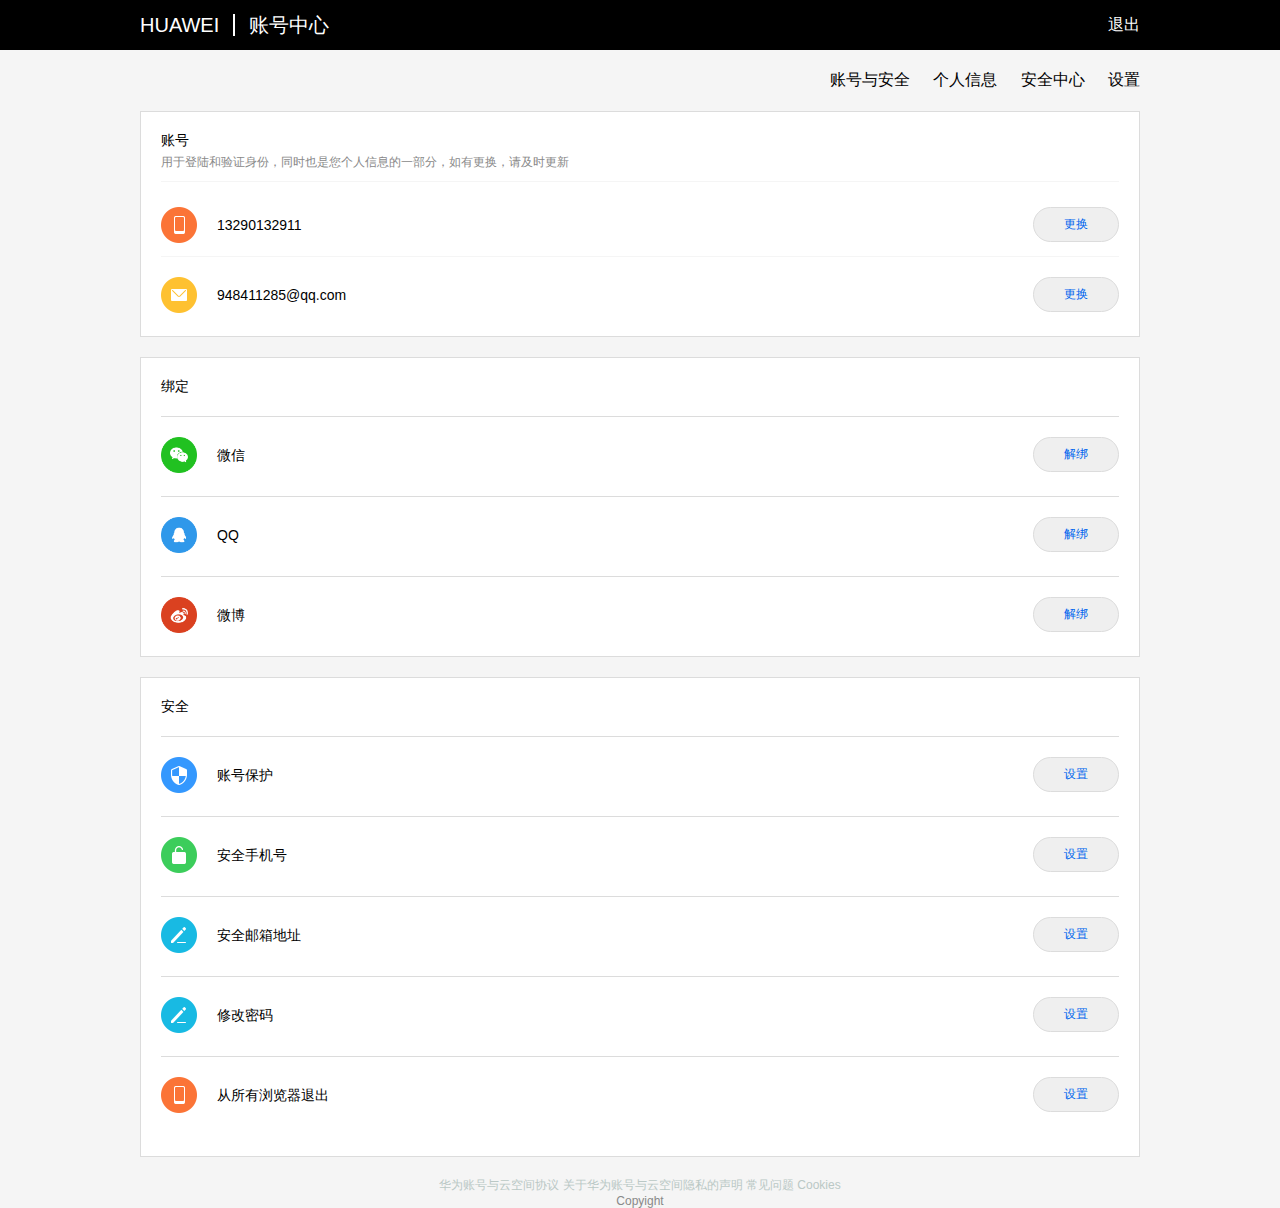
<file: user_center.html>
<!DOCTYPE html>
<html>
	<head>
		<meta charset="utf-8">
		<title></title>
		<link rel="stylesheet" type="text/css" href="css/reset.css" />
		<link rel="stylesheet" type="text/css" href="lib/jq22jQueryDistpicker881120160621/bootstrap-3.3.4.css" />
		<link rel="stylesheet" type="text/css" href="css/user_center.css" />
	</head>
	<body>
		<div class="header">
			<div class="container1 clearfix">
				<div class="logo fl">
					<span class="sign">HUAWEI</span>
					<span>账号中心</span>
				</div>
				<div class="quit fr">
					<a href="index.html">退出</a>
				</div>
			</div>
		</div>
		<div class="background">
			<div class="container1">
				<div class="nav clearfix">
					<ul class="tab_title fr">
						<li><a href="#">账号与安全</a></li>
						<li><a href="#">个人信息</a></li>
						<li><a href="#">安全中心</a></li>
						<li><a href="#">设置</a></li>
					</ul>
				</div>
				<div class="content">
					<ul class="tab_content">
						<!-- 账户与安全 -->
						<li>
							<!-- 账号 -->
							<div class="account">
								<div class="label co_label"><span>账号</span></div>
								<div class="explain"><span>用于登陆和验证身份，同时也是您个人信息的一部分，如有更换，请及时更新</span></div>
								<div class="moblie clearfix">
									<div class="img co_img fl">
										<img src="img/user-center/phone.png">
									</div>
									<div class="phone fl">
										<span class="cell-phone co_text number">13290132911</span>
									</div>
									<div class="fr">
										<button type="button" class="btn_type change_phone">更换</button>
									</div>
								</div>
								<div class="emil clearfix">
									<div class="img fl co_img">
										<img src="img/user-center/Email.png">
									</div>
									<div class="site fl">
										<span class="co_text email_number">948411285@qq.com</span>
									</div>
									<div class="fr">
										<button type="button" class="btn_type change_email">更换</button>
									</div>
								</div>
							</div>
							<!-- 绑定 -->
							<div class="biding">
								<div class="label co_label"><span>绑定</span></div>
								<div class="vx clearfix">
									<div class="img co_img fl">
										<img src="img/user-center/wap_weixin.png">
									</div>
									<div class="name fl">
										<span class="cell-phone co_text">微信</span>
									</div>
									<div class="fr">
										<button type="button" class="btn_type">解绑</button>
									</div>
								</div>
								<div class="qq clearfix">
									<div class="img co_img fl">
										<img src="img/user-center/wap_qq%20(1).png">
									</div>
									<div class="name fl">
										<span class="cell-phone co_text">QQ</span>
									</div>
									<div class="fr">
										<button type="button" class="btn_type">解绑</button>
									</div>
								</div>
								<div class="wb clearfix">
									<div class="img co_img fl">
										<img src="img/user-center/wap_weibo.png">
									</div>
									<div class="name fl">
										<span class="cell-phone co_text">微博</span>
									</div>
									<div class="fr">
										<button type="button" class="btn_type">解绑</button>
									</div>
								</div>
							</div>
							<!-- 安全 -->
							<div class="safety">
								<div class="label co_label"><span>安全</span></div>
								<!-- 账号保护 -->
								<div class="protect clearfix">
									<div class="img co_img fl">
										<img src="img/user-center/account_p.png">
									</div>
									<div class="name fl">
										<span class="cell-phone co_text">账号保护</span>
									</div>
									<div class="fr">
										<button type="button" class="btn_type">设置</button>
									</div>
								</div>
								<!-- 安全手机号 -->
								<div class="protect clearfix">
									<div class="img co_img fl">
										<img src="img/user-center/lock_e%20(1).png">
									</div>
									<div class="name fl">
										<span class="cell-phone co_text">安全手机号</span>
									</div>
									<div class="fr">
										<button type="button" class="btn_type">设置</button>
									</div>
								</div>
								<!-- 安全邮箱地址 -->
								<div class="protect clearfix">
									<div class="img co_img fl">
										<img src="img/user-center/modify.png">
									</div>
									<div class="name fl">
										<span class="cell-phone co_text">安全邮箱地址</span>
									</div>
									<div class="fr">
										<button type="button" class="btn_type">设置</button>
									</div>
								</div>
								<!-- 修改密码 -->
								<div class="protect clearfix">
									<div class="img co_img fl">
										<img src="img/user-center/modify.png">
									</div>
									<div class="name fl">
										<span class="cell-phone co_text">修改密码</span>
									</div>
									<div class="fr">
										<button type="button" class="btn_type">设置</button>
									</div>
								</div>
								<!-- 从所有浏览器退出 -->
								<div class="protect clearfix">
									<div class="img co_img fl">
										<img src="./img/user-center/phone.png">
									</div>
									<div class="name fl">
										<span class="cell-phone co_text">从所有浏览器退出</span>
									</div>
									<div class="fr">
										<button type="button" class="btn_type">设置</button>
									</div>
								</div>
							</div>
						</li>
						<!-- 个人信息 -->
						<li>
							<div class="massage clearfix">
								<div class="img fl"><img src="img/user/头像.jpg"></div>
								<div class="open fl">
									<div class="title"><span>公开信息</span></div>
									<div class="list clearfix">
										<div class="list_fl fl">
											<span class="nickname">昵称:</span>
											<span class="name nickname_name">哈哈哈</span>
										</div>
										<div class="list_fr fr"><button type="button" class="name_compile massage_name">编辑</button></div>
									</div>
								</div>
								<div class="open fl">
									<div class="list clearfix">
										<div class="list_fl fl">
											<span class="nickname">华为号:</span>
											<span class="name huawei_name">huawei</span>
										</div>
										<div class="list_fr fr"><button type="button" class="name_compile massage_huawei">编辑</button></div>
									</div>
								</div>
								<div class="open fl">
									<div class="list clearfix">
										<div class="list_fl fl">
											<span class="nickname">性别:</span>
											<span class="name gender_name">男</span>
										</div>
										<div class="list_fr fr"><button type="button" class="name_compile massage_gender">选择</button></div>
									</div>
								</div>
								<div class="open region fl">
									<span>选择地区</span>
									<form class="form-inline">
										<div data-toggle="distpicker">
											<div class="form-group">
												<label class="sr-only" for="province1">Province</label>
												<select class="form-control" id="province1"></select>
											</div>
											<div class="form-group">
												<label class="sr-only" for="city1">City</label>
												<select class="form-control" id="city1"></select>
											</div>
											<div class="form-group">
												<label class="sr-only" for="district1">District</label>
												<select class="form-control" id="district1"></select>
											</div>
										</div>
									</form>
								</div>
								<div class="open fl anopen">
									<div class="title"><span>非公开信息</span></div>
									<div class="list clearfix">
										<div class="list_fl fl">
											<span class="nickname">姓名:</span>
											<span class="name name_compellation">哈哈哈</span>
										</div>
										<div class="list_fr fr"><button type="button" class="name_compile massage_compellation">编辑</button></div>
									</div>
									<div class="list clearfix">
										<div class="list_fl fl">
											<span class="nickname">生日:</span>
											<input id="d422" class="Wdate" type="text" onclick="WdatePicker({maxDate:'%y-%M-%d'})" value="2016-02-16" />
											<span class="name"></span>
										</div>

									</div>
								</div>
							</div>
						</li>
						<!-- //安全中心 -->
						<li>
							<div class="security">
								<div class="title">安全中心</div>
								<div class="content">
									<div class="list clearfix">
										<div class="list_fl fl clearfix list_one">
											<div class="fl"><img src="img/user-center/ic-findpwd.png"></div>
											<div class="text fl">
												<div><a href="#">找回密码</a></div>
												<span>找回华为账号密码</span>
											</div>
										</div>
										<div class="list_fl fl clearfix">
											<div class="fl"><img src="img/user-center/ic-findpwd.png"></div>
											<div class="text fl">
												<div><a href="#">自助申诉</a></div>
												<span>手机或邮件停用时自助申诉</span>
											</div>
										</div>
									</div>
									<div class="list clearfix">
										<div class="list_fl fl clearfix list_one">
											<div class="fl"><img src="img/user-center/ic-froze.png"></div>
											<div class="text fl">
												<div><a href="#">冻结账号</a></div>
												<span>可紧急冻结账号</span>
											</div>
										</div>
										<div class="list_fl fl clearfix">
											<div class="fl"><img src="img/user-center/ic-unfroze.png"></div>
											<div class="text fl">
												<div><a href="#">解冻账号</a></div>
												<span>解除安全风险后，可解冻账号</span>
											</div>
										</div>
									</div>
								</div>

							</div>
						</li>
						<!-- 设置 -->
						<li>
							<div class="set">
								<div class="folk">
									<div class="title">家人共享</div>
									<div class="explain">
										若要管理“家人共享”，请前往华为手机系统“设置”>“华为帐号”>“家人共享”。<a href="#">了解更多</a>
									</div>
								</div>
							</div>
							<!-- 隐私中心 -->
							<div class="privacy">
								<div class="caption">
									<div class="title">隐私中心</div>
									<div class="explain">了解我们如何致力于保护您的隐私,访问我们的<a href="#">隐私网站</a></div>
								</div>
								<div class="content">
									<div class="details clearfix">
										<div class="img fl"><img src="img/user-center/7e793934-338b-4ec0-8a10-06329ba73da1.png"></div>
										<div class="text fl">
											<div class="text_one">控制对您账号的访问</div>
											<div class="text_two">查看和撤回您授权第三方应用或网站的账号访问权限</div>
										</div>
										<div class="go fr"><a href="#"><img src="img/user-center/836fc0bd-ad6e-4397-8f28-76cd3e6fb413.png" class="arrows"></a></div>
									</div>
									<div class="details clearfix">
										<div class="img fl"><img src="img/user-center/838407f8-12fd-4e89-a541-a8ed414bfebc.png"></div>
										<div class="text fl">
											<div class="text_one">销号</div>
											<div class="text_two">永久删除你的华为账号和相关数据</div>
										</div>
										<div class="go fr"><a href="#"><img src="img/user-center/836fc0bd-ad6e-4397-8f28-76cd3e6fb413.png" class="arrows"></a></div>
									</div>
									<div class="details clearfix">
										<div class="img fl"><img src="img/user-center/99543b36-2b3c-4957-adb6-8a958b0c7950.png"></div>
										<div class="text fl">
											<div class="text_one">订阅信息</div>
											<div class="text_two">订阅我们的最新消息,最佳优惠和重要公告</div>
										</div>
										<div class="go fr"><a href="#"><img src="img/user-center/836fc0bd-ad6e-4397-8f28-76cd3e6fb413.png" class="arrows"></a></div>
									</div>

								</div>
							</div>
							<!-- 云空间通知 -->
							<div class="notification">
								<div class="headline clearfix">
									<div class="title fl">
										<div class="big_title">华为账号与云空间通知</div>
										<div class="explain">已注册中国华为帐号</div>
									</div>
									<div class="arrow fr">
										<img src="img/user-center/87557c40-9e22-4a9c-ae05-a67a687f21d1.png" class="arrow_show">
										<img src="img/user-center/286ae64e-262b-470c-93e0-c8659ed57280.png" class="arrow_hidden">
									</div>
								</div>
								<div class="notification_content"><span>“华为帐号”与“云空间”是由华为软件技术有限公司（以下称“我们”或“华为”）为您提供的华为终端云业务的基础服务。请在使用本服务前仔细阅读以下内容：
									.在华为手机上使用华为帐号登录后，将启用云空间，查找我的手机和会员中心等服务，华为帐号也将作为华为终端类业务的通行凭证为华为应用市场、华为视频、华为音乐等业务及华为其他终端类设备及相关合作伙伴提供的一致的用户体验和认证安全。
									.“云空间”为您提供实时同步和备份功能，可以安全存储您的照片、联系人、日历、备忘录、浏览器书签等数据，并且在您的各个设备上保持同步，以保护您的个人数据，防止意外丢失。
									.国家要求的实名认证信息（包括身份证、银行卡信息）可能会提供给国家机关、企业事业单位进行核对以确保安全。我们同时构建了健全的风险控制系统，收集上述信息以保障华为、您或其他华为客户的权利，防止欺诈等违法活动并减少信用风险。
									.设备会关联您的华为帐号以为您提供更好的服务与支持。
									上述数据将会传输并保存至中华人民共和国境内的服务器。
									如果您不同意我们采集上述信息，我们可能无法为您提供完整的服务，您可以退出或注销华为帐号以终止以上数据或功能的收集与处理。
									您已于2020年2月14日同意上述内容及<a href="#">华为帐号与云空间用户协议</a>、<a href="#">关于华为帐号与云空间隐私的声明</a>。</span></div>
							</div>
						</li>
					</ul>
				</div>
				<!-- 尾部 -->
				<div class="footer">
					<div>
						<a href="#">华为账号与云空间协议</a>
						<a href="#">关于华为账号与云空间隐私的声明</a>
						<a href="#">常见问题</a>
						<a href="#">Cookies</a>
					</div>
					<div> <span>Copyight</span></div>
				</div>
			</div>
		</div>
		<!--手机 弹出框 -->
		<div class="pop_phone">
			<div class="farm">
				<div><span>手机号</span><input type="text" class="phone_input" /></div>
				<div class="phone_mistake">手机号输入错误</div>
				<div class="push"><button type="button" class="cancel_phone pop_phone_type">取消</button>
					<button type="button" class="confirm_phone pop_phone_type">确定</button></div>
			</div>
		</div>
		<!-- 邮箱弹出框 -->
		<div class="pop_email">
			<div class="farm">
				<div><span>修改邮箱</span><input type="text" class="email_input" /></div>
				<div class="email_mistake">邮箱输入错误</div>
				<div class="push"><button type="button" class="cancel_email pop_phone_type">取消</button>
					<button type="button" class="confirm_email pop_phone_type">确定</button></div>
			</div>
		</div>
		<!-- 昵称 -->
		<div class="pop_nickname">
			<div class="farm">
				<div class="name"><span>昵称</span></div>
				<div class="import"><input type="text" class="input nickname_input" /></div>
				<div class="push">
					<button type="button" class="type cancel_nickname ">取消</button>
					<button type="button" class="type confirm_nickname">確定</button>
				</div>
			</div>
		</div>
		<!-- 华为号 -->
		<div class="pop_huawei">
			<div class="farm">
				<div class="name"><span>昵称</span></div>
				<div class="import"><input type="text" class="input huawei_input" /></div>
				<div class="push">
					<button type="button" class="type cancel_huawei ">取消</button>
					<button type="button" class="type confirm_huawei">確定</button>
				</div>
			</div>
		</div>
		<!-- //性别 -->
		<div class="pop_gender">
			<div class="farm">
				<div class="namex"><span>性别</span></div>
				<div class="push clearfix">
					<span class="name fl">男</span>
					<input type="radio" name="man" value="男" class="gender_input fr">
				</div>
				<div class="push clearfix">
					<span class=" name fl">女</span>
					<input type="radio" name="man" value="女" class="gender_input fr">
				</div>
				<div class="push clearfix">
					<span class=" name fl">保密</span>
					<input type="radio" name="man" value="保密" class="gender_input fr" checked>
				</div>
				<div>
					<button type="button" class="type confirm_gender">確定</button>
				</div>
			</div>
		</div>
		<!-- 姓名 -->
		<div class="pop_compellation">
			<div class="farm">
				<div class="name"><span>昵称</span></div>
				<div class="import"><input type="text" class="input compellation_input" />
					<div class="compellation_mistake">请输入正确的姓名</div>
				</div>

				<div class="push">
					<button type="button" class="type cancel_compellation ">取消</button>
					<button type="button" class="type confirm_compellation">確定</button>
				</div>
			</div>
		</div>
		<script src="js/jquery-3.4.1.min.js" type="text/javascript" charset="utf-8"></script>
		<script src="lib/My97DatePicker/WdatePicker.js" type="text/javascript" charset="utf-8"></script>
		<script src="http://www.jq22.com/jquery/1.11.1/jquery.min.js"></script>
		<script src="http://www.jq22.com/jquery/bootstrap-3.3.4.js"></script>
		<script src="lib/jq22jQueryDistpicker881120160621/jQueryDistpicker20160621/js/distpicker.data.js" type="text/javascript"
		 charset="utf-8"></script>
		<script src="lib/jq22jQueryDistpicker881120160621/jQueryDistpicker20160621/js/distpicker.js" type="text/javascript"
		 charset="utf-8"></script>
		<script src="js/user_center.js" type="text/javascript" charset="utf-8"></script>
	</body>
</html>
</file>
<file: css/index.css>
/* 公共样式 */
.position_relative {
	position: relative;
}
a:hover{
	color: #CF0A2C;
}
.overflow_cut{
	overflow: hidden;
}
.margin_top{
	margin-top: 20px;
}
.cup_des{
	overflow: hidden;
	white-space: nowrap;
	text-overflow: ellipsis;
}
/* 新品上市 */
.new_mask{
	width: 80px;
	height: 25px;
	position: absolute;
	top: 0;
	left: 74px;
	line-height: 25px;
	border-bottom-left-radius: 10px;
	border-bottom-right-radius: 10px;
	background-color: #ff6a6e;
	color: white;
}
/* 分期商品 */
.date_mask{
	width: 80px;
	height: 25px;
	position: absolute;
	top: 0;
	left: 74px;
	line-height: 25px;
	border-bottom-left-radius: 10px;
	border-bottom-right-radius: 10px;
	background-color: #68beff;
	color: white;
}
/* 新品 */
.newshop_mask{
	width: 40px;
	height: 25px;
	position: absolute;
	top: 0;
	left: 95px;
	line-height: 25px;
	border-bottom-left-radius: 10px;
	border-bottom-right-radius: 10px;
	background-color: #68beff;
	color: white;
}
/* 爆款 */
.hotshop_mask{
	width: 40px;
	height: 25px;
	position: absolute;
	top: 0;
	left: 95px;
	line-height: 25px;
	border-bottom-left-radius: 10px;
	border-bottom-right-radius: 10px;
	background-color: #ff6a6e;
	color: white;
}
/* 图片文字垂直居中 */
.vertical {
	vertical-align: middle;
}
/* 阴影动画 */
.box_shadow{
	box-shadow: 0 2px 36px 0 rgba(0, 0, 0, 0.1);
}




/* 雪碧图 */
/* 箭头雪碧图 */
.arrows_icon {
	display: inline-block;
	background: url(../img/index/ia_100000000_01.png) no-repeat;
}
/* 下拉箭头 */
.icon_arrow_black {
	width: 14px;
	height: 14px;
	background-position: -102px -5px;
}


/* header_adver样式*/
.header_adver{
	width: 100%;
	height: 89px;
	background: url(../img/index/ia_100000003.jpg) no-repeat top center;
}
.header_adver .close{
	position: absolute;
	top: 10px;
	right: 10px;
	width: 25px;
	height: 25px;
	font-size: 22px;
	color: white;
	text-align: center;
	line-height: 25px;
	border-radius: 25px;
	background-color: rgba(0,0,0,0.3);
}


/* header样式 */
.header {
	background-color: #2e2828;
	height: 36px;
}

.left_nav li {
	float: left;
	line-height: 36px;
	margin-right: 10px;
	padding-left: 10px;
	position: relative;
}

/* 短竖线 */
.left_nav li:before {
	content: "";
	width: 1px;
	height: 10px;
	display: block;
	position: absolute;
	top: 13px;
	left: 0;
	background: #414141;
}

.left_nav li:first-child {
	float: left;
	line-height: 36px;
	margin-right: 10px;
	padding-left: 0px;
}

.left_nav li a {
	color: #afafaf;
}

.left_nav li a:hover {
	color: white;
}

.left_nav .dropdown .more {
	padding: 0 10px;
}

.left_nav .dropdown .list {
	width: 119px;
	height: 150px;
	background-color: white;
	padding-left: 10px;
	border-radius: 5px;
	border-top-right-radius: 0;
	position: absolute;
	right: 0;
	bottom: -150px;
	display: none;
	text-align: center;
	box-shadow: 0 2px 36px 0 rgba(0, 0, 0, 0.07);
	z-index: 999;
}

.left_nav .dropdown:hover .list {
	display: block;
}

.left_nav .dropdown:hover {
	background-color: white;
	color: #cf0a2c;
}

.left_nav .dropdown .more a {
	color: #afafaf;
}

.left_nav .dropdown .more:hover .icon_arrow_black {
	width: 14px;
	height: 14px;
	background-position: -121px -5px;
}

.left_nav .dropdown .more:hover a {
	color: #cf0a2c;
}


.left_nav .dropdown .list dt a:hover {
	color: #cf0a2c;
}


/* 右侧栏 */
.right_nav li {
	line-height: 35px;
	margin-right: 10px;
	padding-left: 10px;
}

.right_nav li a {
	color: #afafaf;
}

.right_nav li a:hover {
	color: white;
}

.right_nav .service {
	width: 70px;
	padding: 0 5px;
}

.right_nav .service:hover {
	background-color: white;
	color: #cf0a2c;
}

.right_nav .service:hover .text a {
	color: #cf0a2c;
}

.right_nav .text:hover a {
	color: #cf0a2c;
}

.right_nav .service a {
	color: #afafaf;
}

.right_nav .service:hover .icon_arrow_black {
	width: 14px;
	height: 14px;
	background-position: -121px -5px;
}

.right_nav .service_list {
	width: 100%;
	height: 80px;
	background-color: white;
	border-radius: 5px;
	border-top-right-radius: 0;
	position: absolute;
	left: 0;
	bottom: -80px;
	display: none;
	text-align: center;
	box-shadow: 0 2px 36px 0 rgba(0, 0, 0, 0.07);
}

.right_nav .service_list a:hover {
	color: #cf0a2c;
}

.right_nav .service:hover .service_list {
	display: block;
}

/* 网站导航 */
.right_nav li:nth-child(5) {
	padding-left: 0;
}

.shop .shop_nav {
	width: 100%;
	padding-left: 5px;
}

.shop:hover {
	background-color: white;
	color: #cf0a2c;
}

.shop .shop_nav:hover .icon_arrow_black {
	width: 14px;
	height: 14px;
	background-position: -121px -5px;
}

.shop .shop_nav:hover a {
	color: #cf0a2c;
}

.shop .shop_list {
	width: 850px;
	height: 130px;
	position: absolute;
	right: 0px;
	bottom: -130px;
	background-color: white;
	border-radius: 5px;
	border-top-right-radius: 0;
	display: none;
	box-shadow: 0 2px 36px 0 rgba(0, 0, 0, 0.07);
	z-index: 400;
}

.shop .shop_list .navigation span {
	float: left;
}

.shop .shop_list .navigation dl {
	float: left;
	margin: 10px 10px;
}

.icon_home {
	width: 75px;
	height: 75px;
	background-position: -277px 0;
}

.shop_list .navigation .login-icon {
	width: 75px;
	height: 90px;
	text-align: center;
	margin-left: 20px;
	margin-right: 20px;

}

.shop_list .navigation a:hover {
	color: #cf0a2c;
}

.shop_list .navigation dt {
	font-size: 16px;
	font-weight: bold;
	color: #000000;
	height: 30px;
}

.shop_list .navigation dd {
	height: 25px;
}

.right_nav .shop_list:hover .shop_nav {
	background-color: white;
	color: #cf0a2c;
}

.right_nav .shop:hover .shop_list {
	display: block;
}

/* 手机端 */
.icon_android {
	width: 44px;
	height: 44px;
}

.right_nav li:nth-child(6) {
	padding-left: 0;
}

.right_nav .phone {
	padding-left: 5px;
}

.phone .text {
	width: 60px;
}

.phone:hover {
	background-color: white;
	color: #cf0a2c;
}

.phone .text:hover .icon_arrow_black {
	width: 14px;
	height: 14px;
	background-position: -121px -5px;
}

.phone .dropdown_list:hover .text {
	background-color: white;
	color: #cf0a2c;
}

.phone .dropdown_list {
	width: 250px;
	height: 350px;
	position: absolute;
	right: 0;
	bottom: -350px;
	background-color: white;
	border-radius: 5px;
	border-top-right-radius: 0;
	display: none;
	box-shadow: 0 2px 36px 0 rgba(0, 0, 0, 0.07);
	z-index: 400;
}

.phone:hover .dropdown_list {
	display: block;
}

.phone .app {
	width: 100%;
	height: 120px;
	border-bottom: 1px solid #000000;
}

.phone .img {
	margin-left: 20px;
	margin-top: 20px;
}

.phone .img img {
	width: 80px;
	height: 80px;
}

.phone .des {
	width: 100px;
	height: 50px;
	margin: 10px;
}

.phone .des .title {
	color: #000000;
	font-size: 14px;
	font-weight: bold;
}

.phone .des p {
	height: 20px;
	color: #cf0a2c;
}

.phone .dropdown_list .weixin {
	border-bottom: 1px solid #000000;
}


/* 购物车 */
.right_nav ul .cart {
	width: 80px;
	padding-left: 5px;
	background-color: #474747;
}

.right_nav .cart:hover {
	background-color: white;
	color: #cf0a2c;
}

.right_nav .cart:hover a {
	color: #cf0a2c;
}

.right_nav li:nth-child(7) {
	padding-left: 0;
}

.cart .dropdown_cart {
	width: 470px;
	height: 200px;
	position: absolute;
	right: 0;
	bottom: -250px;
	background-color: white;
	border-radius: 5px;
	border-top-right-radius: 0;
	display: none;
	box-shadow: 0 2px 36px 0 rgba(0, 0, 0, 0.07);
	text-align: center;
	padding-top: 50px;
	z-index: 400;
}

.right_nav .cart:hover .dropdown_cart {
	display: block;
}

.cart .dropdown_cart img {
	width: 100px;
}

.cart .text img {
	width: 19px;
}



/* logo栏 */
.logo_nav {
	height: 80px;
	background-color: white;
}

.logo_nav .logo_left {
	padding: 20px 0;
}

.logo_nav .input_right {
	padding: 20px 0;
}

.logo_nav .logo_left .logo {
	background-color: white;
	height: 36px;
	margin-right: 20px;
}

.logo_nav .logo_left li {
	float: left;
}

.logo_nav .logo_left .logo img {
	width: 205px;
	height: 36px;
}

.logo_nav .logo_left .huawei img {
	width: 74px;
	height: 24px;
	margin-top: 5px;
	margin-right: 20px;
}

.logo_nav .logo_left .glory img {
	width: 74px;
	height: 24px;
	margin-top: 5px;
	margin-right: 20px;
}

.logo_nav .input_right .search {
	width: 230px;
	height: 26px;
	border: 1px solid #d6d6d6;
	background-color: #f0f0f0;
	border-radius: 15px;
	color: #3a3a3a;
	text-indent: 15px;
	line-height: 30px;
	outline: 0;
}

.logo_nav .input_right .search_logo img {
	width: 15px;
}

.logo_nav .input_right .search_logo {
	position: absolute;
	right: 10px;
	top: 25px;
}

.logo_nav .logo_left .font {
	font-size: 16px;
	margin-top: 8px;
	margin-right: 20px;
}

.logo_nav .logo_left .font a {
	color: #000000;
}

.logo_nav .logo_left .font a:hover {
	color: #cf0a2c;
}

.input_right {
	margin-top: 2px;
	margin-right: 10px;
}
.input_right .dropdown_search{
	width: 230px;
	height: 300px;
	position: absolute;
	top: 55px;
	left: 0;
	background-color: #FFFFFF;
	border-radius: 10px;
	z-index: 99999;
	display: none;
	box-shadow: 0 2px 36px 0 rgba(0, 0, 0, 0.2);
}
.input_right .dropdown_search li{
	padding-left: 20px;
	padding: 8px 15px;
	color: #000000;
}
.input_right .dropdown_search li:hover{
	background-color: #dcdcdc;
}
.input_right .dropdown_search .title{
	font-size: 14px;
	color: gray;
}
.input_right .dropdown_search .title:hover{
	background-color: white;
}



/* 轮播图样式 */
.swiper-container {
	width: 100%;
	height: 430px;
}

.swiper-container .swiper-slide img {
	width: 100%;
}

/* 修改分页器的样式 */
.my-bullet {
	width: 10px;
	height: 10px;
	border: 1px solid white;
	border-radius: 6px;
	opacity: 1;
	margin-right: 5px;
	background-color: rgba(0, 0, 0, 0.2);
	position: relative;
	bottom: 0;
	right: -520px;
	display: inline-block;
	outline: 0;
}

.swiper-pagination-bullet-active {
	color: #fff;
	background: #ffffff;
}
/* 修改箭头的位置和样式 */
.swiper-button-prev{
	width: 60px;
	height: 60px;
	border-radius: 30px;
	color: white;
	opacity: 0.7;
	background-color: rgba(0, 0, 0, 0.2);
	position: absolute;
	top: -210px;
	left: 220px;
	outline: 0;
	z-index: 9999;
}
.swiper-button-next{
	width: 60px;
	height: 60px;
	border-radius: 30px;
	color: white;
	opacity: 0.7;
	background-color: rgba(0, 0, 0, 0.2);
	position: absolute;
	top: -210px;
	right: 0px;
	outline: 0;
	z-index: 9999;
}





/* 遮盖栏 */
.banner .banner_mask{
	width: 200px;
	height: 400px;
	border-radius: 10px;
	background-color: rgba(255,255,255,1);
	position: absolute;
	left: 0;
	top: -415px;
	z-index: 11111;
	box-shadow: 0 2px 36px 0 rgba(0, 0, 0, 0.3);
} 

.banner .banner_mask .list{
	width: 185px;
	height: 40px;
	padding-left: 15px;
	line-height: 40px;
}
.banner .banner_mask .list:hover{
	box-shadow: 0 2px 36px 0 rgba(0, 0, 0, 0.2);
	transition: all 0.5s; 
}
.banner .banner_mask .box:hover .hidenbox{
	display: block;
}
.banner .list .item{
	width: 160px;
	display: inline-block;
	font-size: 16px;
}

.banner .list .next{
	width: 10px;
}
.banner .hidenbox{
	width: 526px;
	height: 400px;
	position: absolute;
	top: 0;
	right: -520px;
	background-color:rgba(255,255,255,1);
	border-top-right-radius: 10px;
	border-bottom-right-radius: 10px;
	display: none;
}
.banner .hidenbox .img{
	width: 50px;
}
.banner .hidenbox span{
	width: 120px;
	display: inline-block;
	overflow: hidden;
	text-overflow: ellipsis;
	white-space: nowrap;
}
.banner .hidenbox .left{
	width: 260px;
}
.banner .hidenbox .center{
	width: 240px;
}
.banner .hidenbox .center div{
	margin: 5px 10px 5px 10px;
	padding: 10px;
	border-radius: 5px;
}
.banner .hidenbox .center div:hover{
	background-color: rgba(0,0,0,0.1);
}
.banner .hidenbox .right{
	width: 260px;
}
.banner .hidenbox .left div{
	margin: 5px 20px 5px 40px;
	padding: 10px;
	border-radius: 5px;
}
.banner .hidenbox .left div:hover{
	background-color: rgba(0,0,0,0.1);
}
.banner .hidenbox .right div{
	margin: 5px 20px 5px 20px;
	padding: 10px;
	border-radius: 5px;
}
.banner .hidenbox .right div:hover{
	background-color: rgba(0,0,0,0.1);
}
.banner .hidenbox .right .all,
.banner .hidenbox .left .all{
	width: 100px;
	height: 20px;
	line-height: 20px;
	border: 1px solid #D0D0D0;
	border-radius: 20px;
	padding-left: 15px;
	margin-top: 20px;
	margin-left: 45px;
	display: inline-block;
}
.banner .hidenbox .right .all span,
.banner .hidenbox .left .all span{
	display: inline;
}
.banner .hidenbox .right .all:hover,
.banner .hidenbox .left .all:hover{
	background-color: white;
}
.banner .hidenbox a{
	font-size: 12px;
	color: #000000;
}
.banner .hidenbox a:hover{
	color: #000000;
}


/* 个人登录框 */
.person{
	width: 100%;
	height: 70px;
	border: 1px solid #ebebeb;
	box-shadow: 0 2px 36px 0 rgba(0, 0, 0, 0.1);
	border-radius: 10px;
	padding-top: 19px;
	margin-bottom: 20px;
}
.person .left .head{
	margin-left: 20px;
	margin-right: 15px;
}
.person .left .head img{
	width: 50px;
}
.person .left .text{
	font-size: 14px;
}
.person .left .text a{
	color: #000000;
}
.person .left .text a:hover{
	color: #cf0a2c;
}
.person .left .text .new{
	padding: 2px 7px;
	border: 1px solid #cf0a2c;
	border-radius: 4px;
	margin-top: 10px;
	margin-right: 10px;
}
.person .left .text .new:hover{
	background-color: #CF0A2C;
}
.person .left .text .new:hover a{
	color: white;
}
.person .left .text .new a{
	color: #cf0a2c;
	font-size: 13px;
}
.person .left .text .new a:hover{
	color: white;
}
.person .left .text .vip{
	padding: 2px 7px;
	border: 1px solid goldenrod;
	border-radius: 4px;
	background-color: #000000;
	margin: 10px 0 0 0;
}
.person .left .text .vip:hover{
	opacity: 0.8;
}
.person .left .text .vip a{
	color: goldenrod;
	font-size: 13px;
}
.person .left .text .vip a:hover{
	color: goldenrod;
}
.person .left{
	width: 260px;
	border-right: 1px solid #dedede;
}
.person .center .img{
	width: 40px;
}
.person .center ul li{
	text-align: center;
	margin: 0 22px;
}
.person .center ul li:first-child{
	margin-left: 50px;
}
.person .right {
	border-left: 1px solid #dedede;
	width: 300px;
	height: 90px;
	position: absolute;
	right: 0;
	top: 0;
}
.person .right .notice span{
	font-size: 14px;
	color: #000000;
	margin-left: 20px;
	display: inline-block;
	margin-top: 10px;
}
.person .right .list{
	position: absolute;
	right: 0;
	top: 0;
}
.person .right .list li{
	font-size: 10px;
	margin: 18px;
}
.person .right .notice{
	width: 100%;
	height: 45px;
	border-bottom: 1px solid #DEDEDE;
}
.person .right .right_logo{
	width: 20px;
	margin: 10px 0 10px 20px;
}


/* 图片栏目一 */
.photos{
	width: 1220px;
	margin-bottom: 20px;
}
.photos li img{
	width: 290px;
	height: 200px;
	border-radius: 10px;
	margin-right: 15px;
}
.photos li img:hover{
	box-shadow: 0 2px 36px 0 rgba(0, 0, 0, 0.2);
	transition: all 0.5s; 
}


/* 热销产品  公共标题css*/
.item_title{
	font-size: 26px;
	color: #000000;
	margin-bottom: 10px;
	margin-top: 10px;
}
.hot_photos .left_ph{
	width: 230px;
	margin-right: 10px;
}
.hot_photos .left_ph img:hover{
	box-shadow: 0 2px 36px 0 rgba(0, 0, 0, 0.2);
	transition: all 0.5s; 
}
.hot_photos .left_ph img{
	width: 230px;
	height: 590px;
	border-radius: 10px;
}
.hot_photos .right_ph{
	width: 960px;
}
.hot_photos .right_ph ul{
	width: 980px;
}
.hot_photos .right_ph li{
	margin: 0 14px 14px 0;
}
.hot_photos .right_ph .item{
	text-align: center;
	width: 230px;
	height: 250px;
	background-color: #f9f9f9;
	padding-top: 40px;
	border-radius: 10px;
}
.hot_photos .right_ph .item:hover{
	box-shadow: 0 2px 36px 0 rgba(0, 0, 0, 0.2);
	transition: all 0.5s; 
}
.hot_photos .right_ph .item img{
	width: 150px;
}
.hot_photos .right_ph .item .title{
	font-size: 14px;
	color: #000000;
	margin: 5px 0;
}
.hot_photos .right_ph .item .price{
	color: #CF0A2C;
	font-size: 13px;
	margin: 10px;
}

/* 精品推荐 */
.recom_list{
	width: 1200px;
	height: 295px;
}
.recom_list ul{
	width: 2500px;
	position: absolute;
	left: 0;
	top: 0;
}
.recom_list ul li{
	margin-right: 12px;
}
.recom_list .recom_item{
	width: 230px;
	height: 295px;
	text-align: center;
}
.recom_list .recom_item .pto{
	width: 230px;
	border: 1px solid #F9F9F9;
	border-radius: 10px;
	padding-top: 20px;
	/* box-shadow: 0 2px 36px 0 rgba(0, 0, 0, 0.07); */
}
.recom_list .recom_item .pto:hover{
	box-shadow: 0 2px 36px 0 rgba(0, 0, 0, 0.2);
	transition: all 0.5s; 
}
.recom_list .recom_item .pto .desc{
	background-color: #f9f9f9;
	padding: 10px 0;
	font-size: 14px;
}
.recom_list .recom_item .pto img{
	width: 120px;
}
.recom_list .recom_item .title{
	color: #000000;
	font-size: 13px;
	margin: 10px 0;
}
.recom_list .recom_item .price{
	color: #CF0A2C;
	font-size: 13px;
}
.recom_list .back{
	position: absolute;
	left: 0;
	top: 80px;
	width: 35px;
	height: 60px;
	border-top-left-radius: 4px;
	border-bottom-left-radius: 4px;
	font-size: 20px;
	text-align: center;
	line-height: 60px;
	color: #000000;
	background-color: rgba(0,0,0,0.05);
	display: none;
	z-index: 999;
}
.recom_list .next{
	position: absolute;
	right: 0;
	top: 80px;
	width: 35px;
	height: 60px;
	border-top-left-radius: 4px;
	border-bottom-left-radius: 4px;
	font-size: 20px;
	text-align: center;
	line-height: 60px;
	color: #000000;
	background-color: rgba(0,0,0,0.05);
}
.recom_list .next:hover{
	background-color: rgba(0,0,0,0.3);
}
.recom_list .back:hover{
	background-color: rgba(0,0,0,0.3);
}

/* 广告轮播图 */
.adver .swiper-container {
	width: 100%;
	height: 120px;
	margin-bottom: 50px;
	margin-top: 20px;
	border-radius: 10px;
}

.adver .swiper-container .swiper-slide img {
	width: 1200px;
}

/* 修改分页器的样式 */
.adver .swiper-pagination-bullet {
	width: 10px;
	height: 10px;
	border: 1px solid white;
	opacity: 1;
	background-color: rgba(0, 0, 0, 0.2);
	position: relative;
	bottom: 0;
	right: -520px;
}
.adver .swiper-pagination-bullet-active {
	color: #fff;
	background: #ffffff;
}

/* 手机专区 */
.HuaWei_phone .list{
	margin-top: 18px;
	margin-left: 30px;
}
.HuaWei_phone .list li{
	font-size: 14px;
	color: #e7e7e7;
	margin-right: 20px;
}
.HuaWei_phone .more{
	margin-top: 18px;
	font-size: 14px;
}
.HuaWei_phone .more img{
	width: 8px;
	margin-left: 5px;
}


.HuaWei_phone .item{
	margin-top: 60px;
}
.HuaWei_phone .item .firstimg{
	width: 230px;
	border-radius: 10px;
}
.HuaWei_phone .item ul{
	width: 1250px;
}
.HuaWei_phone .item ul li{
	width: 230px;
	height: 290px;
	border-radius: 10px;
	text-align: center;
	background-color: #f9f9f9;
	
}
.HuaWei_phone .item ul li{
	margin-right: 12px;
	margin-bottom: 12px;
}
.HuaWei_phone .item li:hover{
	box-shadow: 0 2px 36px 0 rgba(0, 0, 0, 0.2);
	transition: all 0.5s; 
}
.HuaWei_phone .item li:hover a{
	color: gray;
}
.HuaWei_phone .item .img{
	width: 150px;
	margin-top: 30px;
}
.HuaWei_phone .item li .des{
	font-size: 12px;
	margin-bottom: 10px;
}
.HuaWei_phone .item li .name{
	color: #000000;
	font-size: 14px;
	margin: 10px 0;
}
.HuaWei_phone .item li .price{
	color: #CF0A2C;
	font-size: 13px;
}

/* 智能穿戴 一下的第一个li 的样式 */
.HuaWei_phone .item .first_li{
	width: 474px;
}
.HuaWei_phone .item .first_li img{
	width: 100%;
}

/* 智能穿戴轮播图 样式 */
.recom_list .recom_nav .item_six{
	width: 190px;
}



/* 智慧生活 */
.life_adver{
	width: 100%;
	border-radius: 10px;
	margin: 20px 0;
}

/* 新人好礼 */
.new_adver{
	width: 100%;
	border-radius: 10px;
	margin: 20px 0;
}


.floor-box{
	position: fixed;
	top: 150px;
	right: 0px;
}
.floor-box ul{
	text-align: right;
}
.floor-box .item{
	height: 20px;
	font-size: 12px;
	margin: 20px 10px;
	padding-right: 10px;
}
.border{
	border-right: 2px solid #CF0A2C;
}










/* ------------------------------------------footer样式-------------------------------------------- */
/* 固定定位的css样式 */
.right_fixed{
	position: fixed;
	right: 10px;
	bottom: 20px;
	z-index: 9999;
	box-shadow: 0 2px 36px 0 rgba(0, 0, 0, 0.07);
}
.right_fixed li{
	width: 40px;
	background-color: #ffffff;
	text-align: center;
	padding: 5px 0;
}
.right_fixed img{
	width: 30px;
}
.right_fixed .cart {
	width: 80px;
	height: 40px;
	position: absolute;
	top: 0;
	left: -80px;
	border-radius: 4px;
	background-color: white;
	text-align: center;
	line-height: 40px;
	box-shadow: 0 2px 36px 0 rgba(0, 0, 0, 0.1);
	display: none;
}
.right_fixed li:hover .cart{
	display: block;
}
/* footer页尾 */
.footer{
	background-color: #f9f9f9;
}
.footer .flaglist{
	padding: 20px 0;
	border-bottom: 1px solid #d5d5d5;
}
.footer .flaglist .des{
	font-size: 18px;
	margin-left: 10px;
}
.footer .flaglist .logo{
	width: 40px;
}
.footer .flaglist a:hover{
	color: gray;
}
.footer .flaglist ul{
	width: 1290px;
}
.footer .flaglist li{
	margin-right: 115px;
}
.footer .textlist{
	padding: 20px 0;
}
.footer .textlist ul{
	width: 920px;
}
.footer .textlist li{
	margin-right: 80px;
}
.footer .textlist dt{
	font-size: 14px;
}
.footer .textlist dt a{
	color: #000000;
}
.footer .textlist dd{
	margin: 10px 0;
}

.footer .tellus {
	text-align: center;
	border-left: 1px solid #cccccc;
	padding: 30px 20px;
}
.footer .tellus .phone_num{
	font-size: 24px;
	color: #000000;
	margin-bottom: 5px;
}
.footer .tellus .des{
	font-size: 14px;
	color: #000000;
}
.footer .tellus .online{
	width: 180px;
	margin: 10px auto;
	padding: 8px  0;
	background-color: #000000;
	border-radius: 20px;
	font-size: 14px;
	color: white;
}
.footer .tellus .online a{
	color: white;
}
.footer .tellus .online a:hover{
	color: white;
}
.footer .tellus .online:hover{
	opacity: 0.5;
}
.footer .tellus .online img{
	width: 20px;
}

.footer .other span{
	font-size: 14px;
	color: #000000;
}
.footer .other img{
	width: 20px;
	margin: 0 5px;
}
.footer .copyright{
	border-top: 1px solid #ebebeb;
	padding: 30px 0;
}
.footer .copyright .logo{
	width: 80px;
	margin-right: 20px;
}
.footer .copyright .copy_text{
	width: 750px;
	line-height: 20px;
}
.footer .copyright .copy_text li{
	margin-right: 10px;
}
.footer .copyright .copy_palice img{
	width: 70px;
}
</file>
<file: css/footer_header.css>
/* 公共样式 */
.position_relative {
	position: relative;
}
a:hover{
	color: #CF0A2C;
}
.overflow_cut{
	overflow: hidden;
}
.margin_top{
	margin-top: 20px;
}
.cup_des{
	overflow: hidden;
	white-space: nowrap;
	text-overflow: ellipsis;
}
/* 新品上市 */
.new_mask{
	width: 80px;
	height: 25px;
	position: absolute;
	top: 0;
	left: 74px;
	line-height: 25px;
	border-bottom-left-radius: 10px;
	border-bottom-right-radius: 10px;
	background-color: #ff6a6e;
	color: white;
}
/* 分期商品 */
.date_mask{
	width: 80px;
	height: 25px;
	position: absolute;
	top: 0;
	left: 74px;
	line-height: 25px;
	border-bottom-left-radius: 10px;
	border-bottom-right-radius: 10px;
	background-color: #68beff;
	color: white;
}
/* 新品 */
.newshop_mask{
	width: 40px;
	height: 25px;
	position: absolute;
	top: 0;
	left: 95px;
	line-height: 25px;
	border-bottom-left-radius: 10px;
	border-bottom-right-radius: 10px;
	background-color: #68beff;
	color: white;
}
/* 爆款 */
.hotshop_mask{
	width: 40px;
	height: 25px;
	position: absolute;
	top: 0;
	left: 95px;
	line-height: 25px;
	border-bottom-left-radius: 10px;
	border-bottom-right-radius: 10px;
	background-color: #ff6a6e;
	color: white;
}
/* 图片文字垂直居中 */
.vertical {
	vertical-align: middle;
}
/* 阴影动画 */
.box_shadow{
	box-shadow: 0 2px 36px 0 rgba(0, 0, 0, 0.1);
}




/* 雪碧图 */
/* 箭头雪碧图 */
.arrows_icon {
	display: inline-block;
	background: url(../img/index/ia_100000000_01.png) no-repeat;
}
/* 下拉箭头 */
.icon_arrow_black {
	width: 14px;
	height: 14px;
	background-position: -102px -5px;
}



/* header样式 */
.header {
	background-color: #2e2828;
	height: 36px;
}

.left_nav li {
	float: left;
	line-height: 36px;
	margin-right: 10px;
	padding-left: 10px;
	position: relative;
}

/* 短竖线 */
.left_nav li:before {
	content: "";
	width: 1px;
	height: 10px;
	display: block;
	position: absolute;
	top: 13px;
	left: 0;
	background: #414141;
}

.left_nav li:first-child {
	float: left;
	line-height: 36px;
	margin-right: 10px;
	padding-left: 0px;
}

.left_nav li a {
	color: #afafaf;
}

.left_nav li a:hover {
	color: white;
}

.left_nav .dropdown .more {
	padding: 0 10px;
}

.left_nav .dropdown .list {
	width: 119px;
	height: 150px;
	background-color: white;
	padding-left: 10px;
	border-radius: 5px;
	border-top-right-radius: 0;
	position: absolute;
	right: 0;
	bottom: -150px;
	display: none;
	text-align: center;
	box-shadow: 0 2px 36px 0 rgba(0, 0, 0, 0.07);
}

.left_nav .dropdown:hover .list {
	display: block;
}

.left_nav .dropdown:hover {
	background-color: white;
	color: #cf0a2c;
}

.left_nav .dropdown .more a {
	color: #afafaf;
}

.left_nav .dropdown .more:hover .icon_arrow_black {
	width: 14px;
	height: 14px;
	background-position: -121px -5px;
}

.left_nav .dropdown .more:hover a {
	color: #cf0a2c;
}


.left_nav .dropdown .list dt a:hover {
	color: #cf0a2c;
}


/* 右侧栏 */
.right_nav li {
	line-height: 35px;
	margin-right: 10px;
	padding-left: 10px;
}

.right_nav li a {
	color: #afafaf;
}

.right_nav li a:hover {
	color: white;
}

.right_nav .service {
	width: 70px;
	padding: 0 5px;
}

.right_nav .service:hover {
	background-color: white;
	color: #cf0a2c;
}

.right_nav .service:hover .text a {
	color: #cf0a2c;
}

.right_nav .text:hover a {
	color: #cf0a2c;
}

.right_nav .service a {
	color: #afafaf;
}

.right_nav .service:hover .icon_arrow_black {
	width: 14px;
	height: 14px;
	background-position: -121px -5px;
}

.right_nav .service_list {
	width: 100%;
	height: 80px;
	background-color: white;
	border-radius: 5px;
	border-top-right-radius: 0;
	position: absolute;
	left: 0;
	bottom: -80px;
	display: none;
	text-align: center;
	box-shadow: 0 2px 36px 0 rgba(0, 0, 0, 0.07);
}

.right_nav .service_list a:hover {
	color: #cf0a2c;
}

.right_nav .service:hover .service_list {
	display: block;
}

/* 网站导航 */
.right_nav li:nth-child(5) {
	padding-left: 0;
}

.shop .shop_nav {
	width: 100%;
	padding-left: 5px;
}

.shop:hover {
	background-color: white;
	color: #cf0a2c;
}

.shop .shop_nav:hover .icon_arrow_black {
	width: 14px;
	height: 14px;
	background-position: -121px -5px;
}

.shop .shop_nav:hover a {
	color: #cf0a2c;
}

.shop .shop_list {
	width: 850px;
	height: 130px;
	position: absolute;
	right: 0px;
	bottom: -130px;
	background-color: white;
	border-radius: 5px;
	border-top-right-radius: 0;
	display: none;
	box-shadow: 0 2px 36px 0 rgba(0, 0, 0, 0.07);
	z-index: 400;
}

.shop .shop_list .navigation span {
	float: left;
}

.shop .shop_list .navigation dl {
	float: left;
	margin: 10px 10px;
}

.icon_home {
	width: 75px;
	height: 75px;
	background-position: -277px 0;
}

.shop_list .navigation .login-icon {
	width: 75px;
	height: 90px;
	text-align: center;
	margin-left: 20px;
	margin-right: 20px;

}

.shop_list .navigation a:hover {
	color: #cf0a2c;
}

.shop_list .navigation dt {
	font-size: 16px;
	font-weight: bold;
	color: #000000;
	height: 30px;
}

.shop_list .navigation dd {
	height: 25px;
}

.right_nav .shop_list:hover .shop_nav {
	background-color: white;
	color: #cf0a2c;
}

.right_nav .shop:hover .shop_list {
	display: block;
}

/* 手机端 */
.icon_android {
	width: 44px;
	height: 44px;
}

.right_nav li:nth-child(6) {
	padding-left: 0;
}

.right_nav .phone {
	padding-left: 5px;
}

.phone .text {
	width: 60px;
}

.phone:hover {
	background-color: white;
	color: #cf0a2c;
}

.phone .text:hover .icon_arrow_black {
	width: 14px;
	height: 14px;
	background-position: -121px -5px;
}

.phone .dropdown_list:hover .text {
	background-color: white;
	color: #cf0a2c;
}

.phone .dropdown_list {
	width: 250px;
	height: 350px;
	position: absolute;
	right: 0;
	bottom: -350px;
	background-color: white;
	border-radius: 5px;
	border-top-right-radius: 0;
	display: none;
	box-shadow: 0 2px 36px 0 rgba(0, 0, 0, 0.07);
	z-index: 400;
}

.phone:hover .dropdown_list {
	display: block;
}

.phone .app {
	width: 100%;
	height: 120px;
	border-bottom: 1px solid #000000;
}

.phone .img {
	margin-left: 20px;
	margin-top: 20px;
}

.phone .img img {
	width: 80px;
	height: 80px;
}

.phone .des {
	width: 100px;
	height: 50px;
	margin: 10px;
}

.phone .des .title {
	color: #000000;
	font-size: 14px;
	font-weight: bold;
}

.phone .des p {
	height: 20px;
	color: #cf0a2c;
}

.phone .dropdown_list .weixin {
	border-bottom: 1px solid #000000;
}


/* 购物车 */
.right_nav ul .cart {
	width: 80px;
	padding-left: 5px;
	background-color: #474747;
}

.right_nav .cart:hover {
	background-color: white;
	color: #cf0a2c;
}

.right_nav .cart:hover a {
	color: #cf0a2c;
}

.right_nav li:nth-child(7) {
	padding-left: 0;
}

.cart .dropdown_cart {
	width: 470px;
	height: 200px;
	position: absolute;
	right: 0;
	bottom: -250px;
	background-color: white;
	border-radius: 5px;
	border-top-right-radius: 0;
	display: none;
	box-shadow: 0 2px 36px 0 rgba(0, 0, 0, 0.07);
	text-align: center;
	padding-top: 50px;
	z-index: 400;
}

.right_nav .cart:hover .dropdown_cart {
	display: block;
}

.cart .dropdown_cart img {
	width: 100px;
}

.cart .text img {
	width: 19px;
}



/* logo栏 */
.logo_nav {
	height: 80px;
	background-color: white;
}

.logo_nav .logo_left {
	padding: 20px 0;
}

.logo_nav .input_right {
	padding: 20px 0;
}

.logo_nav .logo_left .logo {
	background-color: white;
	height: 36px;
	margin-right: 20px;
}

.logo_nav .logo_left li {
	float: left;
}

.logo_nav .logo_left .logo img {
	width: 205px;
	height: 36px;
}

.logo_nav .logo_left .huawei img {
	width: 74px;
	height: 24px;
	margin-top: 5px;
	margin-right: 20px;
}

.logo_nav .logo_left .glory img {
	width: 74px;
	height: 24px;
	margin-top: 5px;
	margin-right: 20px;
}

.logo_nav .input_right .search {
	width: 230px;
	height: 26px;
	border: 1px solid #d6d6d6;
	background-color: #f0f0f0;
	border-radius: 15px;
	color: #3a3a3a;
	text-indent: 15px;
	line-height: 30px;
	outline: 0;
}

.logo_nav .input_right .search_logo img {
	width: 15px;
}

.logo_nav .input_right .search_logo {
	position: absolute;
	right: 10px;
	top: 25px;
}

.logo_nav .logo_left .font {
	font-size: 16px;
	margin-top: 8px;
	margin-right: 20px;
}

.logo_nav .logo_left .font a {
	color: #000000;
}

.logo_nav .logo_left .font a:hover {
	color: #cf0a2c;
}

.input_right {
	margin-top: 2px;
	margin-right: 10px;
}


/* ------------------------------------------footer样式-------------------------------------------- */
/* 固定定位的css样式 */
.right_fixed{
	position: fixed;
	right: 10px;
	bottom: 20px;
	z-index: 9999;
	box-shadow: 0 2px 36px 0 rgba(0, 0, 0, 0.07);
}
.right_fixed li{
	width: 40px;
	background-color: #ffffff;
	text-align: center;
	padding: 5px 0;
}
.right_fixed img{
	width: 30px;
}
.right_fixed .cart {
	width: 80px;
	height: 40px;
	position: absolute;
	top: 0;
	left: -80px;
	border-radius: 4px;
	background-color: white;
	text-align: center;
	line-height: 40px;
	box-shadow: 0 2px 36px 0 rgba(0, 0, 0, 0.1);
	display: none;
}
.right_fixed li:hover .cart{
	display: block;
}
/* footer页尾 */
.footer{
	background-color: #f9f9f9;
}
.footer .flaglist{
	padding: 20px 0;
	border-bottom: 1px solid #d5d5d5;
}
.footer .flaglist .des{
	font-size: 18px;
	margin-left: 10px;
}
.footer .flaglist .logo{
	width: 40px;
}
.footer .flaglist a:hover{
	color: gray;
}
.footer .flaglist ul{
	width: 1290px;
}
.footer .flaglist li{
	margin-right: 115px;
}
.footer .textlist{
	padding: 20px 0;
}
.footer .textlist ul{
	width: 920px;
}
.footer .textlist li{
	margin-right: 80px;
}
.footer .textlist dt{
	font-size: 14px;
}
.footer .textlist dt a{
	color: #000000;
}
.footer .textlist dd{
	margin: 10px 0;
}

.footer .tellus {
	text-align: center;
	border-left: 1px solid #cccccc;
	padding: 30px 20px;
}
.footer .tellus .phone_num{
	font-size: 24px;
	color: #000000;
	margin-bottom: 5px;
}
.footer .tellus .des{
	font-size: 14px;
	color: #000000;
}
.footer .tellus .online{
	width: 180px;
	margin: 10px auto;
	padding: 8px  0;
	background-color: #000000;
	border-radius: 20px;
	font-size: 14px;
	color: white;
}
.footer .tellus .online a{
	color: white;
}
.footer .tellus .online a:hover{
	color: white;
}
.footer .tellus .online:hover{
	opacity: 0.5;
}
.footer .tellus .online img{
	width: 20px;
}

.footer .other span{
	font-size: 14px;
	color: #000000;
}
.footer .other img{
	width: 20px;
	margin: 0 5px;
}
.footer .copyright{
	border-top: 1px solid #ebebeb;
	padding: 30px 0;
}
.footer .copyright .logo{
	width: 80px;
	margin-right: 20px;
}
.footer .copyright .copy_text{
	width: 750px;
	line-height: 20px;
}
.footer .copyright .copy_text li{
	margin-right: 10px;
}
.footer .copyright .copy_palice img{
	width: 70px;
}
</file>
<file: css/cart.css>
.header {
	background-color: #F9F9F9;
}

.left_nav .arr:hover a {
	color: #CA141D;
}

.right_nav .arr:hover a {
	color: #CA141D;
}

.logo {
	margin-top: 10px;
}

.logo .content {
	width: 1200px;
	line-height: 36px;
	font-size: 22px;
	margin: 0 auto;
	color: #000000;
}

.logo li {
	display: inline-block;
}

.logo .cart {
	margin-top: 2px;
	margin-left: 20px;
}

.logo .img img {
	height: 36px;
	margin-left: 0;
}

/*空购物车样式*/
.layout {
	background-color: #f5f5f5;
	padding-bottom: 60px;
}

.login-prompt {
	border: 1px solid #eace85;
	background: #fffdee;
	color: #ca141d;
	line-height: 48px;
	padding: 0 20px;

	margin-top: 10px;
}


.login-prompt a {
	width: 70px;
	height: 30px;
	line-height: 30px;
	display: inline-block;
	background: #ca141d;
	color: #fff;
	text-align: center;
	margin-left: 10px;
	border-radius: 2px;
}

.layout .main {
	padding-top: 20px;
}

.layout .main .content {
	padding-top: 135px;
	height: 365px;
	background-color: #fff;
	text-align: center;
	color: #7f7f7f;
	font-size: 14px;
	display: none;
}

.arr-cart p {
	font-size: 18px;
	color: #a4a4a4;
	margin-bottom: 16px;
}

.arr-cart a {
	width: 172px;
	padding: 0 23px;
	line-height: 46px;
	font-size: 18px;
	color: #fff;
	display: block;
	margin: 0 auto;
	background: #ca141d;
	border-radius: 2px;
}

.arr-cart a:hover {
	color: #FFFFFF;
}

.arr_label {
	margin-top: 100px;
}

.arr_list {
	display: inline-block;
	width: 1000px;
	margin-top: 20px;
	margin-left: 10px;
	border: 1px solid #ccc;
	padding: 15px 20px;
}

.arr_list input {
	margin-right: 20px;
}

/*热销推荐*/
.section .title {
	color: #3a3a3a;
	font-size: 18px;
	line-height: 1;
	margin: 30px 0 10px;
}

.section .groom {
	position: relative;
	padding: 20px 10px 18px;
	background: #fff;
	text-align: center;
}

.swiper-container {
	margin: 0 auto;
	position: relative;
	overflow: hidden;
	backface-visibility: hidden;
	z-index: 1;
	padding: 0 35px;
}

.groom .image {
	height: 134px;
	width: 134px;
	margin: 0 auto;
}

.groom .image img {
	display: block;
	height: 100%;
	width: 100%;
}

.groom .name {
	padding: 0 20px;
	overflow: hidden;
	margin: 6px auto 0;
	width: 160px;
}

.groom .name a {
	font-size: 14px;
	line-height: 20px;
	color: #3a3a3a;
}

.groom .price {
	font-size: 14px;
	padding: 6px 0 0;
	line-height: 1;
	color: #3a3a3a;
}

.groom .swiper-slide {
	width: 222px;
}

.groom .swiper-button-prev,
.groom .swiper-button-next {
	background-size: 10px;
}

.swiper-button-prev.swiper-button-disabled {
	opacity: .35;
	cursor: not-allowed;
	pointer-events: initial;
}

.swiper-button-next.swiper-button-disabled {
	opacity: .35;
	cursor: not-allowed;
	pointer-events: initial;
}

/*实体购物车样式*/
.cart-title {
	background: #fff;
	line-height: 40px;
	padding-left: 40px;
	color: #a4a4a4;
}

.cart-title label {
	float: left;
	width: 150px;
}

.checkbox input.checked {
	background-position: 0 -129px;
}

.checkbox input {
	margin-right: 10px;
	cursor: pointer;
}


.cart-title ul {
	float: left;
}

.cart-title li:first-child {
	width: 450px;
	text-align: left;
	margin-left: 0;
}

.cart-title li {
	float: left;
	width: 100px;
	margin-left: 30px;
	min-height: 14px;
	text-align: center;
}

.goods-list {
	background: #fff;
	padding-left: 40px;
	margin-top: 10px;
	padding-top: 20px;
}

.goods-list>label {
	float: left;
	margin: 43px 3px 0 0;
}

.goods-area {
	float: left;
	width: 1130px;
	font-size: 14px;
}

.goods-main {
	margin-bottom: 18px;
	position: relative;
}

.goods-area .goods-img {
	width: 100px;
	height: 100px;
	float: left;
	margin-right: 20px;
	position: relative;
}

.goods-area .goods-img img {
	width: 100%;
	height: 100%;
}

.goods-stock-tips {
	position: absolute;
	top: -46px;
	left: 725px;
	color: #ca141d;
	box-shadow: 0 2px 12px #eee;
	font-size: 12px;
	padding: 8px 20px 6px;
	line-height: 1;
	vertical-align: middle;
	border: 1px solid #ddd;
	background: #fff;
	display: none;
}


.goods-list ul {
	float: left;
}

.goods-list li:first-child {
	width: 450px;
	text-align: left;
	margin-left: 0;
}

.goods-list li {
	float: left;
	width: 100px;
	margin-left: 30px;
	min-height: 14px;
	text-align: center;
}

.goods-main a.goods-name {
	margin-bottom: 6px;
	display: -webkit-box;
	-webkit-line-clamp: 2;
}

.goods-area a.goods-name {
	display: block;
	position: relative;
	max-height: 42px;
	overflow: hidden;
	text-overflow: ellipsis;
}

.goods-list li:nth-child(2) {
	width: 140px;
	margin-left: 10px;
	margin-right: -20px;
}

.goods-area .goods-price span {
	display: block;
	margin-bottom: 3px;
}

.goods-stock {
	text-align: center;
}

.goods-stock-area {
	display: block;
	border: 1px solid #d6d6d6;
	border-radius: 2px;
	margin: 0 auto;
	width: 63px;
	height: 44px;
}

.goods-stock-area .goods-stock-text {
	float: left;
	width: 41px;
	height: 44px;
	line-height: 44px;
	font-size: 18px;
	text-align: center;
	border: none;
}

.goods-stock-area .goods-stock-btn {
	width: 22px;
	float: left;
}

.goods-stock-area .goods-stock-btn:before {
	content: "";
	width: 1px;
	height: 44px;
	background: #e2e2e2;
	float: left;
}

.goods-stock-area .goods-stock-btn a:first-child {
	border-bottom: 1px solid #e2e2e2;
}

.goods-stock-area .goods-stock-btn a {
	display: block;
	font-size: 16px;
	width: 22px;
	height: 21px;
	line-height: 22px;
	text-align: center;
	color: #777;
	font-weight: 700;
}

.goods-stock-area .goods-stock-btn a.disabled {
	color: #c4c4c4;
	cursor: not-allowed;
}

.goods-stock-area .goods-stock-btn a {
	display: block;
	font-size: 16px;
	width: 22px;
	height: 21px;
	line-height: 22px;
	text-align: center;
	color: #777;
	font-weight: 700;
}

.goods-area .p-price-total {
	color: #ca141d;
	font-weight: 700;
}

.goods-area .goods-price-total {
	color: #ca141d;
	font-weight: 700;
}



.product-service-list {
	float: left;
}

.product-service .product-service-list ul {
	width: 580px;
	float: left;
	margin-bottom: 0;
	line-height: 1.5;
}

.product-service .product-service-list li {
	float: left;
	margin-right: 10px;
	margin-bottom: 6px;
	min-width: 280px;
	width: auto;
	margin-left: 0;
	line-height: 1.5;
	text-align: left;
	padding-top: 0;
}

.product-service .checkbox {
	float: left;
}

.product-service .product-service-icon {
	float: left;
	color: #fff;
	font-size: 12px;
	background: #f19c9d;
	padding: 0 6px;
	margin-right: 6px;
	line-height: 18px;
}

.product-service .product-service-list li a {
	overflow: hidden;
	word-break: break-word;
	display: block;
}

del {
	text-decoration: line-through;
}



.product-service {
	margin-bottom: 13px;
}


.service-openmain .service-btn-up {
	width: 12px;
	height: 10px;
	float: right;
	margin-top: 1px;
	margin-right: 10px;
}

.service-lists {
	padding-bottom: 14px;
}

/*提交订单*/
.order-total-tool {
	background: #fff;
	margin-top: 10px;
}

.order-total-tool .order-total-control {
	float: left;
	line-height: 60px;
}

.order-total-tool .order-total-control label {
	float: left;
	margin-left: 40px;
}

.order-total-tool .order-total-control a {
	float: left;
	margin-left: 20px;
}

.order-total-tool .order-total-btn {
	float: right;
}

.order-total-tool .order-total-btn a {
	width: 180px;
	height: 60px;
	line-height: 60px;
	display: block;
	background: #ca151e;
	font-size: 18px;
	color: #fff;
	text-align: center;
}

.order-total-tool .order-total-price {
	float: right;
	padding-right: 30px;
	margin-top: 7px;
	text-align: right;
}

.order-total-tool .order-total-price p {
	font-size: 14px;
	position: relative;
}

.order-total-tool .order-total-price p span {
	color: #ca151e;
	font-size: 18px;
	font-weight: 700;
}

.order-total-tool .order-total-price p em {
	width: 12px;
	height: 12px;
	display: block;
	position: absolute;
	right: -18px;
	top: 7px;
}





.order-total-tool .order-total-price p b {
	position: absolute;
	top: -43px;
	right: -27px;
	width: 48px;
	background: #fff;
	border: 1px solid #d6d6d6;
	font-size: 12px;
	font-weight: 400;
	z-index: 10;
	padding: 5px 8px;
	box-shadow: 0 2px 5px hsla(0, 0%, 39%, .2);
	display: none;
}

.order-total-tool .order-total-price p b:after {
	content: "";
	width: 21px;
	height: 10px;
	display: block;
	position: absolute;
	left: 22px;
	bottom: -10px;
	background-position: 0 -158px;
}

.order-total-tool .order-total-price .total-choose {
	color: #a4a4a4;
}

.order-total-tool .order-total-price .total-choose em {
	color: #ca151e;
	margin: 0 5px;
	font-weight: 700;
	font-style: normal;
}

.order-total-tool .order-total-price .total-choose span {
	color: #3a3a3a;
}


.order-position {
	position: fixed;
	z-index: 1000;
	bottom: 0;
	width: 100%;
	left: 0;
	background-color: #fff;
}

.order-total-tool {
	width: 1200px;
	margin: 0 auto;
}

/*加价购*/
.sc-discount {
	background: #fff;
	border-top: 1px solid #ccc;
	padding-top: 20px;
	padding-bottom: 8px;
	margin-bottom: 20px;
}

.sc-discount .res {
	font-size: 18px;
	line-height: 30px;
	margin-bottom: 30px;
	margin-left: 65px;
	border-bottom: 2px solid #CA141D;
	padding: 5px 10px;
	color: #3a3a3a;
	width: 72px;
}

.sc-discount .sc-discount-list {
	margin: 0 auto;
	width: 1074px;
	max-height: 232px;
	overflow: auto;
}

.sc-discount .sc-discount-list li {
	float: left;
	width: 290px;
	padding: 19px 20px;
	border: 1px solid #ccc;
	margin: 0 12px 12px 0;
}

.sc-discount .sc-discount-list img {
	float: left;
	width: 64px;
	height: 64px;
}

.sc-discount .sc-discount-list .discount-detail {
	float: left;
	width: 216px;
	margin-left: 10px;
	height: 64px;
	position: relative;
}

.sc-discount .sc-discount-list .discount-name {
	font-size: 14px;
	display: block;
	position: relative;
	top: -4px;
	max-height: 42px;
	line-height: 1.4;
	overflow: hidden;
	display: -webkit-box;
	-webkit-line-clamp: 2;
}

.sc-discount .sc-discount-list .discount-info {
	position: absolute;
	bottom: 0;
	width: 100%;
}

.sc-discount .sc-discount-list .discount-price {
	float: left;
	font-size: 14px;
	margin-top: 9px;
}

.sc-discount .sc-discount-list .discount-price span {
	color: #ca141d;
	margin-right: 8px;
	font-size: 14px;
}

.sc-discount .sc-discount-list .discount-price s {
	color: #a4a4a4;
}



.sc-discount .sc-discount-list .discount-btn:hover {
	background-position: -30px -102px;
}

.product-service-list li:hover {
	color: red;
}

.product-service-list li:hover a {
	color: red;
}

/*加价购表单*/
.sc-pro-parts-list {
	background: #f5f5f5;
	width: 1070px;
	padding: 16px 0 0 20px;
	position: relative;
	display: none;
}

.sc-pro-parts-list ul {
	width: 970px;
	float: right;
	margin-bottom: 20px;
}

.sc-pro-parts-list .p-img {
	width: 36px;
	overflow: hidden;
	margin-right: 20px;
	margin-top: 4px;
	float: left;
	position: relative;
	color: #3a3a3a;
}

.p-img img {
	width: 36px;
	height: 36px;
}

.sc-pro-parts-list a.p-name {
	white-space: nowrap;
}

.sc-pro-area a.p-name {
	display: block;
	position: relative;
	overflow: hidden;
	text-overflow: ellipsis;
}

.sc-pro-area a.p-name .p-sku {
	margin-left: 7px;
}


.sc-pro-parts-list .p-price span {
	margin-bottom: 0;
	display: block;
	padding-bottom: 5px;
}

.sc-pro-area .p-price s {
	display: block;
	color: #a4a4a4;
}

.sc-pro-parts-list {
	margin-bottom: 20px;
}


.mycart-head {
	margin-left: 26px;
	font-size: 22px;
	line-height: 36px;
	color: #3A3A3A;
}

.headset a {
	display: inline-block;
	height: 30px;
	overflow: hidden;
}

.select {
	margin-left: 12px;
	margin-top: 12px;
}

.add {
	padding: 0 3px;
	float: right;
	border: 0;
	border-left: 1px solid #ccc;
	background-color: white;
	color: #3a3a3a;
}

.subtract {
	padding: 0 5px;
	float: left;
	border: 0;
	border-right: 1px solid #ccc;
	background-color: white;
	color: #3a3a3a;
}

.goods-1 {
	width: 80px;
	border: 1px solid #ccc;
	text-align: center;
}

.list_1 img {
	display: inline-block;
	float: left;
	width: 53px;
}

.list_1 span {
	display: inline-block;
	float: left;
	margin-top: 18px;
}

.care {
	margin-left: 20px;
}

.care_price {
	margin-left: 430px;
	color: black;
}

.care_btn {
	margin-left: 53px;
}

.allprice {
	margin-left: 70px;
	color: #ca141d;
	font-weight: bold;
}

.care_del {
	margin-left: 90px;
}

.list_1 {
	border: 1px solid #ccc;
	width: 1040px;
	margin-left: 10px;
	margin-top: 120px;
	background-color: #ccc;
}

.list_1 {
	display: none;
}

.list_2 {
	display: none;
}

.list_3 {
	display: none;
}

.list_2 img {
	display: inline-block;
	float: left;
	width: 33px;
	margin-top: 7px;
	margin-left: 5px;
}

.list_2 span {
	display: inline-block;
	float: left;
	margin-top: 18px;
}

.list_2 {
	border: 1px solid #ccc;
	width: 1040px;
	margin-left: 10px;
	margin-top: 120px;
	height: 45px;
	background-color: #ccc;
}

.list_2 .care_price {
	margin-left: 400px;
	color: black;
}

.list_3 img {
	display: inline-block;
	float: left;
	width: 33px;
	margin-top: 7px;
	margin-left: 5px;
}

.list_3 span {
	display: inline-block;
	float: left;
	margin-top: 18px;
}

.list_3 {
	border: 1px solid #ccc;
	width: 1040px;
	margin-left: 10px;
	margin-top: 120px;
	height: 45px;
	background-color: #ccc;
}

.list_3 .care_price {
	margin-left: 450px;
	color: black;
}
</file>
<file: css/user.css>
.background{
	background-color: rgb(245,245,245);
}
.sidebar{
	background-color: white;
	width:164px ;
	border-radius: 20px; 
	margin-right: 20px;
}
.sidebar .title a{
	line-height: 60px;
	font-size: 18px;
	color: #cf0a2c;
	
}
.sidebar .title{
	height:56px ;
	margin-left: 20px;
}
.sidebar  .subnav .li span{
	color: #444;
	font-size: 14px;
	font-weight: bold;
	margin: 20px 0;
	margin-left: 26px;
	
}
.sidebar  .subnav .li ol{
	margin-left: 26px;
}
.sidebar  .subnav .li{
	border-top: 4px solid  rgb(245,245,245);
	padding-top: 20px;
	
}
.sidebar  .subnav li{
	margin-bottom: 20px;
	margin-top: 20px;
}

.column .head{
	background-color: white;
	height: 160px;
	padding-top: 60px;
	border-radius: 20px;
	margin-bottom: 20px;
	
}
.column .head .img{
	margin: 0 50px;
}
.column .head img{
	display: inline-block;
	height: 90px;
	width: 90px;
	border-radius: 60px;
}
.column .head .consumer{
	font-size: 16px;
	font-weight: bold;
	display: inline-block;
	color: #000000;
	margin-top: 20px;
}
.column .head .consumer_base{
	margin-top: 20px;
	margin-right: 60px;
}
.column .head .consumer_base .vip{
	color: rgb(240,217,172);
	font-size: 14px;
	background-color: rgb(89,89,84);
	height: 26px;
	width: 80px;
	line-height: 26px;
	text-align: center;
	border-radius: 5px;
	display: inline-block;
}
.column .head .consumer_base .account{
	display: inline-block;
	border-radius: 5px;
	height: 26px;
	width: 80px;
	line-height: 26px;
	text-align: center;
	font-size: 14px;
	border: 1px solid black;
}
.column .head .chunk{
	margin-right: 99px;
	margin-top: 8px;
	text-align: center;
	
}
.column .head .chunk .num{
	display: inline-block;
	font-size:25px;
	font-weight:bold;
	margin-bottom: 8px;
}
.column .head .chunk span{
	margin-bottom: 12px;
	display: inline-block;
}
.column .head .chunk .examine{
	border: 1px solid #c6c8cf;
	border-radius: 6px;
	padding: 2px 6px;
	
}
.middle {
	width: 574px;
	
}
.middle .order .title{
	margin: 10px 10px;
}
.middle .icon .list{
	margin: 20px 36px;
}
.middle .icon{
	border-bottom: 1px solid #efebe3;
}
.middle .order{
	height: 466px;
	margin-bottom: 40px;
	background-color: white;
	border-radius: 20px;
}
.middle .order .content{
	text-align: center;
	margin-top: 100px;
}
.middle .order  .page{
	color: red;
	text-decoration: underline;
}
/* body {
      background: #eee;
      font-family: Helvetica Neue, Helvetica, Arial, sans-serif;
      font-size: 14px;
      color:#000;
      margin: 0;
      padding: 0;
    } */
.swiper-container {
      width: 574px;
      height: 170px;
	  background-color: white;
    }
    .swiper-slide {
      text-align: center;
      width: 130px;
	  height: 167px;
      background: #fff;
	  border-right: 1px solid #d9dde2;
	  
      /* Center slide text vertically */
      display: -webkit-box;
      display: -ms-flexbox;
      display: -webkit-flex;
      display: flex;
      -webkit-box-pack: center;
      -ms-flex-pack: center;
      -webkit-justify-content: center;
      justify-content: center;
      -webkit-box-align: center;
      -ms-flex-align: center;
      -webkit-align-items: center;
      align-items: center;
    }
.browse{
	border-radius: 20px;
	background-color: white;

}
.browse .title{
	padding: 30px 10px;
	border-bottom: 1px solid #d9dde2;
	
}

.swiper-button-prev,.swiper-button-next{
	color: gray;
	font-size: 4px;
	opacity: 0.6;
	background-color: #fffdfb;
	--swiper-navigation-size:24px
}
 .recommend .content img{
	width: 550px;
	border-radius: 20px;
	margin-bottom: 16px;
	
	
 }
 .recommend .content {
	 text-align: center;
 }
  .recommend .title{
	  font-size: 14px;
	  padding: 10px 6px;
	  color: black;
  }

 .order .title span{
	 font-size: 14px;
	 margin-top: 16px;
	   color: black;
 }
 .browse .title span{
 	 font-size: 14px;
 	 margin-top: 16px;
	   color: black;
 }
 .recommend{
	 margin-top: 20px;
	 background-color: white;
	 border-radius: 20px;
 }
.rights .news{
	background-color: white;
	height: 100px;
	margin-top: 10px;
	width: 422px;
	border-radius: 20px;
}
.rights{
	margin-left: 20px;
}
.rights .news .information{
	font-size: 14px;
	color: black;
	padding: 10px 10px;
}
.rights .news .list{
	margin-left: 10px;
	margin-top: 20px;
}
.rights .news .list .text{
	margin-top: 3px;

}
.rights .news .list .text a{
	font-size: 13px;
}
.rights .news .arrows{
	margin-right: 20px;
		font-size: 16px;
}
.advertising img{
	width: 422px;
	display: inline-block;
}
.advertising{
	margin-top: 20px;
}
.rights .serve  .list img{
	width: 40px;
}
.rights .serve{
	background-color: white;
	margin-top: 20px;
	border-radius: 20px;
}
.rights .serve .title{
	padding: 20px 10px;
	font-size: 14px;
	color: black;
}
.rights .serve .list{
	margin: 20px 28px;
}
.rights .live img{
	width: 412px;
}
.rights .live{
	background-color: white;
	padding-left: 10px;
	border-radius: 20px;
}
.rights .live .title{
	font-size: 14px;
	color: black;
	padding: 20px 10px;
}
.home1{
	width: 200px;
	margin: 20px;
}
.rapid{
	position: fixed;
	bottom: 30px;
	right: 30px;
	
}
.back{
	opacity: 0;
}
</file>
<file: css/order.css>
.details .title .designation{
	font-size: 20px;
	color: black;
}
.details .title{
	padding-bottom:20px ;
	border-bottom: 1px solid gainsboro;
}
.details  .designation_fr ul li{
	display: inline;
}
.main_one,.main_two{

	display: none;
}
.details .main_ul li:first-child{
	display: inline;
}
/* 测试 */
.main_first,.main_list{
	width: 100%;
	
	
}
.details{
	width: 1010px;
}
.sidebar{
	border: 1px solid gainsboro;
}
.details .main{
	margin-top: 20px;
}
.details .designation_fr li{
	color: black;
	font-size: 14px;
	padding-bottom: 27px;
	margin-left: 25px;
}
.details .designation_fr li:hover{
	border-bottom: 3px solid gray;
}
.details .main_one .title_one ul li{
	display: inline;
}
/* 测试 */
.main_one_content{
	display: none;
	width: 1010px;

}
.main_one_content:first-child{
	display: inline-block;
}
.main_one_title{
	padding: 4px 12px;
	background-color: rgb(245,245,245);
	font-size: 15px;
}
.main .main_one .title_one{
	margin-bottom: 30px;
	color: black;
}
.main_one_title:hover{
	background-color: black;
	color: white;
}
.main_one .column{
	width: 100%;
	background-color: rgb(245,245,245);
	margin-bottom: 20px;
}
.item-product{
	padding-bottom: 10px;
	border-bottom: 1px solid gainsboro;
	margin-bottom: 10px;
}
.product-phone{
	border-bottom: 1px solid gainsboro;
	padding-top: 20px;
	padding-bottom: 20px;
}
.product-phone .img{
	width: 100px;
	margin-left: 30px;
	margin-right: 50px;
}
.product-phone .name{
	width: 100px;
	text-align: center;
	padding-top: 30px;
	font-size: 14px;
	margin-right: 40px;
}
.product-phone .money{
	padding-top: 30px;
	font-size: 14px;
	margin-right: 60px;
	width: 100px;
}
.product-phone .quantity{
	padding-top: 30px;
	margin-right: 60px;
	width: 100px;
}
.product-phone .state{
	padding-top: 30px;
	width: 100px;
	margin-right: 40px;
}
.product-phone .actual{
	padding-top: 30px;
	width: 100px;
	margin-right: 40px;
}
.product-phone .operation{
	padding-top: 30px;
}
.list-group-item{
	margin-bottom: 20px;
}
.main_one .column{
	
	padding:10px 0;
}
.main_one .column .commodity{
	padding: 0px 138px;
	
	border-right: 1px solid gainsboro;
	margin-right: 20px;
}
.main_one .column .unit{
	padding-right: 77px;
	margin-right: 20px;
	border-right: 1px solid gainsboro;	
}
.main_one  .column  .quantity{
	padding-right: 77px;
	margin-right: 20px;
	border-right: 1px solid gainsboro;	
}
.main_one  .column  .phase{
	padding-left: 46px;
	padding-right: 77px;
	margin-right: 20px;
	border-right: 1px solid gainsboro;	
}
.main_one  .column  .payment{
	padding-right: 77px;
	margin-right: 20px;
	border-right: 1px solid gainsboro;	
}
.main_one_content .hint{
	margin-left:400px ;
}
.main_two .hint{
	margin-left:400px ;
}
.main_two .hint a{
	color: red;
}
</file>
<file: css/order_refer.css>
/* 公共样式 */
.position_relative {
	position: relative;
}

.vertical {
	vertical-align: middle;
}



.logo {
	margin-top: 30px;
}

.title {
	margin-top: 35px;
	margin-left: 20px;
	font-size: 16px;
	color: #000000;
	padding-left: 20px;
	border-left: 1px solid #cccccc;
}



/* 内容页面 */
.pay {
	margin-top: 40px;
	width: 100%;
	border-top: 4px solid #63aa56;
}

.pay .content {
	padding: 20px 40px;
}

.pay .content .img {
	margin-right: 30px;
}

.pay .content .text {
	width: 1026px;
}

.pay .content .text .des {
	font-size: 18px;
	color: #63AA56;
}

.pay .content .text .num {
	color: #000000;
}

.pay .content .text .num a {
	color: #CF0A2C;
}

.pay .content .text .losetime {
	margin: 20px 0;
	color: #000000;
}

.pay .content .text .losetime .time {
	color: #CF0A2C;
}

.pay .content .text .price {
	color: #000000;
}

.pay .content .text .price .num {
	color: #CF0A2C;
	font-size: 22px;
	font-weight: bold;
}

.pay .content .text .price .dropdown {
	margin: 20px 0;
	text-align: right;
}

.pay .content .text .price .dropdown .droplogo {
	width: 10px;
}

.pay .list {
	padding: 10px 90px;
	color: #000000;
	height: 0;
	overflow: hidden;
}

.pay .list span {
	color: #CF0A2C;
}

.pay .list ul li {
	margin: 10px 0;
}


/* 选项卡 */
.content_bottom ul {
	padding: 0;
	list-style: none;

}

.tab_title li {
	display: inline-block;
	border: 1px solid #ddd;
	border-bottom: 0;
	padding: 12px 50px;
	background-color: #f2f2f2;
	color: #000000;
	font-size: 14px;
}

.tab_title li:first-child {
	background-color: white;
}

.tab_content .list {
	border: 1px solid #DDDDDD;
	display: none;
	padding: 20px 40px;
	height: 200px;
}

.tab_content .first {
	display: block;
	height: 200px;
}

.content_bottom .tab_content .logo {
	padding: 10px;
	color: #CF0A2C;
}

.content_bottom .tab_content .item {
	width: 250px;
	height: 50px;
	line-height: 40px;
	text-align: center;
	border: 1px solid #d0d0d0;
}

.content_bottom .tab_content .img {
	width: 90px;
	margin-top: 10px;
}

.content_bottom .tab_content .hide {
	position: absolute;
	right: 0;
	bottom: 0;
	display: none;
}

.content_bottom .send {
	background-color: #CF0A2C;
	border: 1px solid #CF0A2C;
	outline: 0;
	padding: 10px 50px;
	color: white;
	font-size: 16px;
	margin: 20px 0;
	margin-left: 1000px;
}


/* footer样式 */
.footer {
	background-color: #e6e6e6;
	height: 108px;
	line-height: 108px;
}

.footer img {
	margin-right: 20px;
}

.img_111 {
	width: 617px;
	display: inline-block;
}
.one_btn{
	width: 200px;
	line-height: 45px;
	background-color: #CCCCCC;
	color: #000000;
	font-size: 18px;
	margin-left: 100px;
	margin-top: 25px;
	border: 0;
	outline: 0;
}
.two_btn{
	width: 200px;
	line-height: 45px;
	background-color: #CA141D;
	color: white;
	font-size: 18px;
	margin-left: 30px;
	margin-top: 25px;
	border: 0; 
	outline: 0;
}
</file>
<file: css/sell_detail.css>
.bor {
	border-bottom: 2px solid rgba(0, 0, 0, 0.1);
	margin-bottom: 15px;
}

.content {
	width: 1200px;
	margin: 0 auto;
}

.content .head {
	margin-bottom: 16px;
}

.content .head a {
	font-size: 12px;
	color: #666666;
}

.content .pic {
	width: 450px;
}

.details {
	padding: 3px;
	width: 700px;
}

.details .title {
	font-size: 21px;
	color: #3a3a3a;
}


.details .click_buy {
	width: 650px;
	color: #3a3a3a;
	font-size: 14px;
	margin-top: 10px;
	height: 40px;
	overflow: hidden;
	display: inline-block;
}

.details .click_buy a {
	color: #ca141d;
	font-size: 14px;
	margin-bottom: 0;
	line-height: 20px;
	text-decoration: underline;
}

.details .arrows {
	width: 50px;
	text-align: center;
	font-weight: 900;
	margin-top: 15px;
	display: inline-block;
}

.details .price {
	margin-top: 20px;
	width: 672px;
	background-color: #f5f5f5;
	padding: 22px 12px 16px 12px;
}

.details .cost {
	line-height: 28px;
	font-size: 12px;
	color: #3a3a3a;
	margin-bottom: 10px;
}

.details .cost span {
	font-size: 24px;
	color: #CA141D;
	padding-left: 30px;
}

.details .promotion {
	font-size: 12px;
	color: #3a3a3a;

}

.details .promotion span {
	display: inline-block;
	margin-left: 30px;
	width: 582px;
	white-space: nowrap;
	text-overflow: ellipsis;
	overflow: hidden;
}

.details .stage {
	margin-top: 5px;
	line-height: 28px;
	font-size: 12px;
	color: #3a3a3a;
	margin-left: 75px;
	width: 582px;
	white-space: nowrap;
	text-overflow: ellipsis;
	overflow: hidden;

}

.details .integral {
	line-height: 28px;
	font-size: 12px;
	color: #3a3a3a;
	margin-left: 75px;
}

.details .price img {
	margin-right: 10px;
}

.details .serve {
	padding: 15px 0 10px 12px;
	width: 682px;
	font-size: 12px;
	color: #3A3A3A;
}

.details .serve .txt:last-child {
	margin-top: 67px;
}

.details .serve .site {
	border: 1px solid #d6d6d6;
	border-radius: 2px;
	padding: 5px 10px;
	margin-right: 25px;
	margin-bottom: 5px;
}

.details .now {
	color: #CA141D;
	margin-top: 5px;
}

.details .today {
	margin-top: 5px;
}

.details .today img {
	width: 12px;
	height: 12px;
	margin-left: 5px;
}

.details .box {
	width: 530px;
}

.details .text {
	line-height: 25px;
}

.details .text img {
	width: 14px;
	height: 14px;
}

.details .box:last-child {
	width: 530px;
	margin-top: 5px;
}

.details .border {
	border-bottom: 2px solid #E5E5E5;
	width: 700px;
	margin-bottom: 18px;
}

.details .serve .list {
	width: 60px;
	margin-top: 5px;
	margin-right: 15px;
}

.details .deploy .fix {
	width: 580px;
	margin-left: 14px;
}

.details .deploy .color button {
	padding: 3px 10px;
	margin-right: 10px;
	margin-bottom: 14px;
	font-size: 12px;
	color: #3a3a3a;
	outline: 0;
	border: 1px solid #E5E5E5;
}

.details .deploy .color button:first-child {
	border: 1px solid #CA141D;
}

.details .deploy .color img {
	width: 30px;
	vertical-align: middle;
}

.details .deploy .color span {
	display: inline-block;

}

.details .deploy .small_title div {
	font-size: 12px;
	color: #3A3A3A;
	margin-left: 12px;
	line-height: 48px;
}

.details .deploy .small_title div:first-child {
	margin-bottom: 48px;
}

.details .deploy .fix .network button {
	padding: 8px 10px;
	margin-right: 10px;
	margin-bottom: 14px;
	outline: 0;
	border: 1px solid #E5E5E5;
	color: #C6C8CF;
}

.details .deploy .network button:first-child {
	border: 1px solid #CA141D;
	color: #3A3A3A;
}

.details .deploy .fix .capacity button {
	padding: 8px 10px;
	margin-right: 10px;
	margin-bottom: 14px;
	outline: 0;
	border: 1px solid #E5E5E5;
}

.details .deploy .capacity button:last-child {
	border: 1px solid #CA141D;
}

.details .deploy .fix .set_meal button {
	padding: 8px 10px;
	margin-right: 10px;
	margin-bottom: 14px;
	outline: 0;
	border: 1px solid #E5E5E5;
	color: #C6C8CF;
}

.details .deploy .fix .set_meal button:first-child {
	border: 1px solid #CA141D;
	color: #3A3A3A;
}

.details .deploy .fix .service button {
	padding: 8px 10px;
	margin-right: 10px;
	margin-bottom: 17px;
	outline: 0;
	border: 1px solid #E5E5E5;
}

.details .deploy .fix .by_stages button {
	padding: 8px 10px;
	margin-right: 10px;
	margin-bottom: 16px;
	outline: 0;
	border: 1px solid #E5E5E5;
}

.details .deploy .fix .recommend button {
	padding: 8px 9px;
	margin-right: 10px;
	margin-bottom: 12px;
	outline: 0;
	border: 0;
	background-color: #f3f3f3;
}

.fix .recommend a {
	color: #3a3a3a;
}

.details .deploy .fix .have_chosen {
	color: #CA141D;
	font-size: 12px;
	margin-top: 12px;
}

.details .button {
	width: 83px;
	margin-left: 12px;
	border: 1px solid #d7d7d8;
	font-weight: bold;
}

.details .button .counter {
	line-height: 50px;
	vertical-align: middle;
	font-size: 20px;
	color: #3A3A3A;
	margin-left: 16px;
	margin-right: 16px;
}

.details .button .add {
	padding: 3px 6px;
}

.details .button .subtract {
	padding: 3px 8px;
	color: #C6C8CF;
}

.details .settle_accounts .cart {
	width: 215px;
	outline: 0;
	padding: 14px 0;
	text-align: center;
	color: white;
	background-color: #fd600c;
	font-size: 18px;
	border: 0;
	margin-left: 10px;
	border-radius: 3px;
}

.details .settle_accounts .pay {
	width: 215px;
	outline: 0;
	padding: 14px 0;
	text-align: center;
	color: white;
	background-color: #CA141D;
	font-size: 18px;
	border: 0;
	margin-left: 10px;
	border-radius: 3px;
}

.content .pic img {
	width: 450px;
}

.pic_list img {
	width: 100%;
	vertical-align: middle;
}

.pic .swiper-container {
	width: 350px;
	height: 100%;
}

.pic .swiper-slide {
	text-align: center;
	font-size: 18px;
	background: #fff;
	display: -webkit-box;
	display: -ms-flexbox;
	display: -webkit-flex;
	display: flex;
	-webkit-box-pack: center;
	-ms-flex-pack: center;
	-webkit-justify-content: center;
	justify-content: center;
	-webkit-box-align: center;
	-ms-flex-align: center;
	-webkit-align-items: center;
	align-items: center;
	width: 85px !important;

}

.pic .swiper-slide:first-child img {
	border: 1px solid #CA141D;

}

.pic .swiper-slide img {
	width: 85px;
	vertical-align: middle;
}

.pic .out_container {
	width: 450px;
	margin-top: 20px;
}

.pic .next {
	position: absolute;
	top: 20px;
	left: 0;
	outline: 0;
}

.pic .next img {
	width: 40px;
}

.pic .prev img {
	width: 40px;
}

.pic .prev {
	position: absolute;
	top: 20px;
	right: 0;
	outline: 0;
}

.cut_off {
	border-bottom: 2px solid #f0f0f0;
	width: 100%;
	margin-top: 50px;
	margin-bottom: 20px;
}

.swiper img {
	width: 100px;
}

.content .caption {
	font-size: 16px;
	color: #CA141D;
	width: 65px;
	padding: 5px 10px;
	border-bottom: 1px solid #CA141D;
	margin-bottom: 10px;
}

.swiper .swiper-container {
	width: 750px;
	height: 100%;
}

.swiper .swiper-slide p {
	color: #3A3A3A;
}

.swiper .swiper-slide {
	text-align: center;
	font-size: 18px;
	background: #fff;
	display: -webkit-box;
	display: -ms-flexbox;
	display: -webkit-flex;
	display: flex;
	-webkit-box-pack: center;
	-ms-flex-pack: center;
	-webkit-justify-content: center;
	justify-content: center;
	-webkit-box-align: center;
	-ms-flex-align: center;
	-webkit-align-items: center;
	align-items: center;
	width: 160px !important;
	display: inline-block;
}

.swiper .swiper-slide img {
	width: 100px;

}

.swiper .out_container {
	width: 850px;
}

.swiper .next_btn {
	position: absolute;
	top: 12px;
	left: -12px;
	width: 20px;
	height: 50px;
	background-color: #d1d1d1;
	border: 0;
	text-align: center;
	padding-top: 28px;
	font-weight: 900;
	font-size: 16px;
	outline: 0;
}

.swiper .prev_btn {
	position: absolute;
	top: 12px;
	right: 0;
	width: 20px;
	height: 50px;
	background-color: #d1d1d1;
	border: 0;
	text-align: center;
	padding-top: 28px;
	font-weight: 900;
	font-size: 16px;
	outline: 0;
}

.add_1 {
	font-size: 30px;
	margin: 30px 20px;
}

.swiper .add_up_to {
	font-size: 12px;
	color: #3A3A3A;
	width: 130px;
	margin-left: 30px;
}

.swiper .add_up_to span {
	font-size: 16px;
	color: #CA141D;
}

.swiper .add_up_to .sum {
	margin-top: 5px;
}

.swiper .cart {
	outline: 0;
	width: 130px;
	text-align: center;
	color: white;
	background-color: #fd600c;
	font-size: 14px;
	border: 0;
	border-radius: 3px;
	line-height: 30px;
	margin-top: 10px;
}

.swiper .pay {
	width: 130px;
	outline: 0;
	line-height: 30px;
	text-align: center;
	color: white;
	background-color: #CA141D;
	font-size: 14px;
	border: 0;
	border-radius: 3px;
	margin-top: 10px;
}

.swiper .big_pic p {
	margin-top: 5px;
	width: 100px;
	height: 30px;
	overflow: hidden;
}

.swiper .swiper-slide p {
	margin-top: 5px;
	width: 106px;
	height: 30px;
	overflow: hidden;
	font-size: 12px;
	display: inline-block;
}

.swiper .swiper-slide .small {
	text-align: left;
	padding-left: 25px;

}

.swiper .swiper-slide .arr .small:last-child {
	padding-left: 0;
}

.swiper .swiper-slide .small img {
	width: 28px;
	height: 28px;
	margin-left: 5px;
	border: 1px solid #CA141D;
}

.swiper .swiper-slide .arr .small:last-child img {
	border: 0;
}

.swiper .swiper-slide:last-child .arr .small:first-child {
	padding-left: 30px;
}

.swiper .swiper-slide:last-child .arr .small {
	padding-left: 0;
}

.swiper .swiper-slide:last-child .arr .small:first-child img {
	border: 1px solid #CA141D;
}

.swiper .swiper-slide:last-child .arr img {
	border: 1px solid #F0F0F0;
}

.swiper .swiper-slide:last-child .arr .small {
	margin-left: 0;
}

.swiper .swiper-slide {
	font-size: 12px;
	color: #CA141D;
}

.swiper .swiper-slide input {
	margin-left: -20px;
	margin-top: 10px;
}

.swiper .swiper-slide span {
	padding-left: 5px;
	color: #3a3a3a;
	text-decoration: line-through;
	padding-top: 10px;
}

.big_pic span {
	width: 90px;
	color: #CA141D;
	font-size: 14px;
	text-align: center;
	margin: 10px auto;
	display: inline-block;
}

.cut_off_1 {
	border-bottom: 2px solid #f0f0f0;
	width: 100%;
	margin-top: 50px;
	margin-bottom: 20px;
}

.nav {
	width: 830px;
	margin: 40px auto;
	font-size: 18px;
	color: #3A3A3A;
}

.nav li {
	margin-right: 70px;
	text-align: center;
}

.nav li:first-child {
	margin-left: 60px;
	color: #CA141D;
	padding: 0 10px 5px;
	border-bottom: 1px solid #CA141D;
}

.content .parameter_1 {
	font-size: 18px;
	border-left: 3px solid #CA141D;
	margin-top: 76px;
	padding-left: 12px;
	color: #3A3A3A;
}

.cut_off_2 {
	border-bottom: 2px solid #f0f0f0;
	width: 100%;
	margin-top: 24px;
	margin-bottom: 45px;
}

.content .innertext .headline {
	width: 130px;
	font-size: 22px;
	font-weight: bold;
	color: black;
	line-height: 50px;
}

.content .innertext .headline_1 {
	width: 130px;
	font-size: 14px;
	line-height: 50px;
	color: #000000;
}

.content .innertext .headline_1 div {
	width: 100px;
}

.content .innertext .center {
	width: 460px;
	font-size: 14px;
	line-height: 50px;
	color: #000000;
}

.content .innertext .center div {
	width: 380px;
}

.content .innertext .ending {
	width: 480px;
	font-size: 14px;
	line-height: 50px;
}

.innertext .headline_1 .one_list_1 {
	margin-top: 148px;
}

.innertext .center .two_list_1 {
	margin-top: 50px;
}

.innertext .center .two_list_2 {
	margin-top: 50px;
}

.innertext .ending .three_list_1 {
	margin-top: 50px;
}

.innertext .ending .three_list_2 {
	margin-top: 148px;
}

.innertext .ending .three_list_3 {
	margin-top: 50px;
}

.innertext .ending .three_list_4 {
	margin-top: 50px;
}

.innertext .ending .three_list_5 {
	margin-top: 50px;
}

.cut_off_3 {
	border-bottom: 2px solid #f0f0f0;
	width: 100%;
	margin-top: 24px;
	margin-bottom: 25px;
}

.content .innertext_1 .headline {
	width: 130px;
	font-size: 22px;
	font-weight: bold;
	color: black;
	line-height: 50px;
}

.content .innertext_1 .headline_1 {
	width: 130px;
	font-size: 14px;
	line-height: 50px;
	color: #000000;
}

.content .innertext_1 .headline_1 div {
	width: 100px;
}

.content .innertext_1 .center {
	width: 460px;
	font-size: 14px;
	line-height: 50px;
	color: #000000;
}

.content .innertext_1 .center div {
	width: 380px;
}

.innertext_1 .headline_1 .one_list_1 {
	margin-top: 50px;
}

.innertext_1 .headline_1 .one_list_2 {
	margin-top: 247px;
}

.cut_off_3 {
	border-bottom: 2px solid #f0f0f0;
	width: 100%;
	margin-top: 24px;
	margin-bottom: 25px;
}

.content .innertext_2 .headline {
	width: 130px;
	font-size: 22px;
	font-weight: bold;
	color: black;
	line-height: 50px;
}

.content .innertext_2 .headline_1 {
	width: 130px;
	font-size: 14px;
	line-height: 50px;
	color: #000000;
}

.content .innertext_2 .headline_1 div {
	width: 112px;
}

.content .innertext_2 .center {
	width: 460px;
	font-size: 14px;
	line-height: 50px;
	color: #000000;
}

.content .innertext_2 .center div {
	width: 380px;
}

.content .innertext_2 .ending {
	width: 480px;
	font-size: 14px;
	line-height: 50px;
}

.innertext_2 .headline_1 .one_list_1 {
	margin-top: 100px;
}

.innertext_2 .headline_1 .one_list_2 {
	margin-top: 100px;
}

.innertext_2 .headline_1 .one_list_3 {
	margin-top: 50px;
}

.innertext_2 .headline_1 .one_list_4 {
	margin-top: 100px;
}

.innertext_2 .headline_1 .one_list_5 {
	margin-top: 840px;
}

.innertext_2 .headline_1 .one_list_6 {
	margin-top: 100px;
}

.innertext_2 .center .two_list_1 {
	margin-top: 50px;
}

.innertext_2 .ending .three_list_1 {
	margin-top: 300px;
}

.innertext_2 .ending .three_list_2 {
	margin-top: 990px;
}

.innertext_2 .ending .three_list_3 {
	margin-top: 50px;
}

.content .innertext_3 .headline {
	width: 130px;
	font-size: 22px;
	font-weight: bold;
	color: black;
	line-height: 50px;
}

.content .innertext_3 .headline_1 {
	width: 130px;
	font-size: 14px;
	line-height: 50px;
	color: #000000;
}

.content .innertext_3 .headline_1 div {
	width: 100px;
}

.content .innertext_3 .center {
	width: 460px;
	font-size: 14px;
	line-height: 50px;
	color: #000000;
}

.content .innertext_3 .center div {
	width: 380px;
}

.content .innertext_3 .ending {
	width: 480px;
	font-size: 14px;
	line-height: 50px;
}

.innertext_3 .headline_1 .one_list_1 {
	margin-top: 50px;
}

.innertext_3 .two_list_1 {
	margin-top: 50px;
}

.innertext_3 .three_list_1 {
	margin-top: 100px;
}


.content .innertext_4 .headline {
	width: 130px;
	font-size: 22px;
	font-weight: bold;
	color: black;
	line-height: 50px;
}

.content .innertext_4 .headline_1 {
	width: 130px;
	font-size: 14px;
	line-height: 50px;
	color: #000000;
}

.content .innertext_4 .headline_1 div {
	width: 100px;
}

.content .innertext_4 .center {
	width: 460px;
	font-size: 14px;
	line-height: 50px;
	color: #000000;
}

.content .innertext_4 .center div {
	width: 380px;
}

.innertext_4 .headline_1 .one_list_1 {
	margin-top: 100px;
}

.content .innertext_5 .headline {
	width: 130px;
	font-size: 22px;
	font-weight: bold;
	color: black;
	line-height: 50px;
}

.content .innertext_5 .headline_1 {
	width: 130px;
	font-size: 14px;
	line-height: 50px;
	color: #000000;
}

.content .innertext_5 .headline_1 div {
	width: 112px;
}

.content .innertext_5 .center {
	width: 460px;
	font-size: 14px;
	line-height: 50px;
	color: #000000;
}

.content .innertext_5 .center div {
	width: 380px;
}

.content .innertext_5 .ending {
	width: 480px;
	font-size: 14px;
	line-height: 50px;
}

.innertext_5 .two_list_1 {
	margin-top: 50px;
}

.innertext_5 .two_list_2 {
	margin-top: 50px;
}

.innertext_5 .three_list_1 {
	margin-top: 50px;
}

.content .innertext_6 .headline {
	width: 130px;
	font-size: 22px;
	font-weight: bold;
	color: black;
	line-height: 50px;
}

.content .innertext_6 .headline_1 {
	width: 130px;
	font-size: 14px;
	line-height: 50px;
	color: #000000;
}

.content .innertext_6 .headline_1 div {
	width: 112px;
}

.content .innertext_6 .center {
	width: 460px;
	font-size: 14px;
	line-height: 50px;
	color: #000000;
}

.content .innertext_6 .center div {
	width: 380px;
}

.content .innertext_7 .headline {
	width: 130px;
	font-size: 22px;
	font-weight: bold;
	color: black;
	line-height: 50px;
}

.content .innertext_7 .headline_1 {
	width: 130px;
	font-size: 14px;
	line-height: 50px;
	color: #000000;
}

.content .innertext_7 .headline_1 div {
	width: 112px;
}

.content .innertext_7 .center {
	width: 460px;
	font-size: 14px;
	line-height: 50px;
	color: #000000;
}

.content .innertext_7 .center div {
	width: 380px;
}

.content .innertext_7 .ending {
	width: 480px;
	font-size: 14px;
	line-height: 50px;
}

.innertext_7 .one_list_1 {
	margin-top: 50px;
}

.innertext_7 .three_list_1 {
	margin-top: 545px;
}


.content .innertext_8 .headline {
	width: 130px;
	font-size: 22px;
	font-weight: bold;
	color: black;
	line-height: 30px;
	margin-top: 10px;
}

.content .innertext_8 .headline_1 {
	width: 130px;
	font-size: 14px;
	line-height: 50px;
	color: #000000;
}

.content .innertext_8 .headline_1 div {
	width: 112px;
}

.content .innertext_8 .center {
	width: 460px;
	font-size: 14px;
	line-height: 50px;
	color: #000000;
}

.content .innertext_8 .center div {
	width: 380px;
}

.content .innertext_9 .headline {
	width: 130px;
	font-size: 22px;
	font-weight: bold;
	color: black;
	margin-top: 10px;
}

.content .innertext_9 .headline_1 {
	width: 130px;
	font-size: 14px;
	line-height: 50px;
	color: #000000;
}

.content .innertext_9 .headline_1 div {
	width: 112px;
}

.content .innertext_9 .center {
	width: 460px;
	font-size: 14px;
	line-height: 50px;
	color: #000000;
}

.content .innertext_9 .center div {
	width: 380px;
}

.content .innertext_9 .ending {
	width: 480px;
	font-size: 14px;
	line-height: 50px;
}

.innertext_9 .one_list_1 {
	margin-top: 50px;
}

.innertext_9 .three_list_1 {
	margin-top: 397px;
}

.content .innertext_0 .headline {
	width: 130px;
	font-size: 22px;
	font-weight: bold;
	color: black;
	margin-top: 10px;
}

.content .innertext_0 .headline_1 {
	width: 130px;
	font-size: 14px;
	line-height: 50px;
	color: #000000;
}

.content .innertext_0 .headline_1 div {
	width: 112px;
}

.content .innertext_0 .center {
	width: 460px;
	font-size: 14px;
	line-height: 50px;
	color: #000000;
}

.content .innertext_0 .center div {
	width: 380px;
}

.content .innertext_0 .ending {
	width: 480px;
	font-size: 14px;
	line-height: 50px;
}

.innertext_0 .one_list_1 {
	margin-top: 50px;
}

.innertext_0 .one_list_2 {
	margin-top: 100px;
}

.innertext_0 .two_list_1 {
	margin-top: 50px;
}

.innertext_0 .three_list_1 {
	margin-top: 50px;
}

.innertext_0 .three_list_2 {
	margin-top: 100px;
}

.innertext_0 .three_list_3 {
	margin-top: 100px;
}

.innertext_0 .three_list_4 {
	margin-top: 300px;
}

.content .after_sale_1 {
	font-size: 18px;
	border-left: 3px solid #CA141D;
	margin-top: 76px;
	padding-left: 12px;
	color: #3A3A3A;
}

.content .innerhtml {
	width: 900px;
	overflow: hidden;
	margin: 0 auto;
}

.content .innerhtml .list {
	width: 188px;
	font-size: 14px;
	color: #3A3A3A;
	margin-right: 35px;
	line-height: 50px;
}

.content .comment_1 {
	font-size: 18px;
	border-left: 3px solid #CA141D;
	margin-top: 76px;
	padding-left: 12px;
	color: #3A3A3A;
}

.content .html {
	width: 930px;
	overflow: hidden;
	margin: 0 auto;
}

.content .html .list {
	font-size: 14px;
	color: #3A3A3A;
	line-height: 30px;
}

.content .num {
	color: #CA141D;
	font-size: 56px;
	font-weight: bold;
}

.content .num span {
	font-size: 18px;
}

.content .good {
	margin-left: 16px;
	display: inline-block;
}

.cut_off_4 {
	border-bottom: 2px solid #f0f0f0;
	width: 100%;
	margin-top: 30px;
	margin-bottom: 20px;
}

.content .subnav .list {
	font-size: 14px;
	color: #3A3A3A;
	margin-right: 50px;
}

.content .subnav .list:first-child {
	font-size: 14px;
	color: #CA141D;
}

.content .subnav .list:last-child {
	margin-right: 0;
}

.content .container .evaluate {
	border-radius: 50%;
	width: 80px;
	height: 80px;
	overflow: hidden;
}

.content .container .evaluate img {
	width: 80px;
}

.content .container .main_part {
	margin-left: 50px;
}

.content .container .main_part .first_line {
	width: 1070px;
	margin-bottom: 10px;
}

.content .container .main_part .first_line .time {
	margin-left: 800px;
	margin-top: 5px;
}

.content .container .main_part .second_line {
	font-size: 12px;
	color: #3A3A3A;
	margin-bottom: 10px;
}

.content .container .main_part .third_line img {
	width: 80px;
	margin-right: 10px;
}

.content .container .main_part .fourth_line {
	font-size: 12px;
	color: #C9C5C5;
	margin-bottom: 30px;
	margin-top: 10px;
}

.main_part .fifth_line .img img {
	width: 30px;
}

.main_part .fifth_line .img {
	border-radius: 50%;
	width: 30px;
	height: 30px;
	overflow: hidden;
}

.main_part .fifth_line .text {
	margin-left: 10px;
}

.main_part .fifth_line .text .huawei {
	margin-bottom: 8px;
	color: #CA141D;
	font-size: 12px;
}

.main_part .fifth_line .text .txt {
	margin-bottom: 8px;
}

.content .res {
	margin-bottom: 50px;
}

.Hanzi {
	margin-top: 30px;
	color: #000000;
	font-size: 14px;
	line-height: 20px;
}

.content .pay_consult {
	font-size: 18px;
	border-left: 3px solid #CA141D;
	margin-top: 76px;
	padding-left: 12px;
	color: #3A3A3A;
}

.navigation_1 {
	width: 1200px;
	margin: 40px auto;
	font-size: 18px;
	color: #3A3A3A;
}

.navigation_1 li {
	margin-right: 70px;
	text-align: center;
}

.navigation_1 li:first-child {
	color: #CA141D;
	padding: 0 10px 5px;
	border-bottom: 2px solid #CA141D;
}

.content .background {
	background-color: #f5f5f5;
	color: #A4A4A4;
	font-size: 14px;
	padding: 19px 20px;
}

.first {
	margin-left: 20px;
	display: none;
}

.first:first-child {
	margin-left: 20px;
	display: block;
}

.one {
	font-size: 12px;
	line-height: 20px;
}

.one span {
	margin-left: 20px;
}

.two {
	font-size: 14px;
	font-weight: bold;
	line-height: 20px;
	color: #000000;
	margin-bottom: 30px;
}

.two span {
	font-weight: normal;
}

.three {
	font-size: 14px;
	font-weight: bold;
	line-height: 20px;
	color: red;
}

.three span {
	font-weight: normal;
}

.four {
	line-height: 20px;
}

.sum_to {
	font-size: 14px;
	margin-left: 20px;
}

.padding {
	padding: 19px 20px;
	font-size: 14px;
}

.second li {
	margin-bottom: 20px;
	line-height: 20px;
	font-size: 14px;
	color: #000000;
}

.input {
	font-size: 14px;
	color: #3A3A3A;
	margin-left: 20px;
}

.input input {
	margin-left: 20px;
}

textarea {
	margin-left: 20px;
	margin-top: 20px;
	margin-bottom: 20px;
	outline: 0;
	background-color: #F5F5F5;
	padding: 10px 10px;
}

.check {
	font-size: 14px;
	color: #3A3A3A;
	margin-left: 20px;
	margin-bottom: 20px;
}

.check input {
	margin-right: 20px;
}

.submit {
	font-size: 18px;
	width: 170px;
	line-height: 46px;
	background-color: #CA141D;
	text-align: center;
	border: 0;
	color: white;
	font-weight: bold;
	outline: 0;
	border-radius: 2px;
	margin-left: 20px;
	margin-bottom: 50px;
}

.rep {
	height: 1490px;
	overflow: hidden;
}

.white {
	position: absolute;
	top: 1380px;
	left: 0;
	width: 1200px;
	height: 110px;
	background-color: rgba(255, 255, 255, 0.9);
}

.white button {
	padding: 19px 60px;
	font-size: 18px;
	display: inline-block;
	margin: 20px 482px;
}

.block {
	width: 1200px;
	height: 110px;
	background-color: rgba(255, 255, 255, 0.9);
}

.block button {
	padding: 19px 60px;
	font-size: 18px;
	display: inline-block;
	margin: 20px 482px;
}
</file>
<file: css/sell_list.css>
body{
	background-color: #f5f5f5;
}

/* 遮盖栏 */
.logo_nav .logo_left .all{
	padding: 8px 20px 25px 20px;
	margin: 0;
}
.banner{
	position: absolute;
	top: 465px;
	left: -225px;
	display: none;
}
.banner .banner_mask{
	width: 200px;
	height: 400px;
	border-radius: 10px;
	background-color: rgba(255,255,255,1);
	position: absolute;
	left: 0;
	top: -415px;
	z-index: 11111;
	box-shadow: 0 2px 36px 0 rgba(0, 0, 0, 0.1);
} 

.banner .banner_mask .list{
	width: 185px;
	height: 40px;
	padding-left: 15px;
	line-height: 40px;
}
.banner .banner_mask .list:hover{
	box-shadow: 0 2px 36px 0 rgba(0, 0, 0, 0.2);
	transition: all 0.5s; 
}
.banner .banner_mask .box:hover .hidenbox{
	display: block;
}
.banner .list .item{
	width: 160px;
	display: inline-block;
	font-size: 16px;
}

.banner .list .next{
	width: 10px;
}
.banner .hidenbox{
	width: 526px;
	height: 400px;
	position: absolute;
	top: 0;
	right: -520px;
	background-color:rgba(255,255,255,1);
	border-top-right-radius: 10px;
	border-bottom-right-radius: 10px;
	display: none;
}

.banner .hidenbox .img{
	width: 50px;
}
.banner .hidenbox span{
	width: 120px;
	display: inline-block;
	overflow: hidden;
	text-overflow: ellipsis;
	white-space: nowrap;
}
.banner .hidenbox .left{
	width: 260px;
}
.banner .hidenbox .center{
	width: 240px;
}
.banner .hidenbox .center div{
	margin: 5px 10px 5px 10px;
	padding: 10px;
	border-radius: 5px;
}
.banner .hidenbox .center div:hover{
	background-color: rgba(0,0,0,0.1);
}
.banner .hidenbox .right{
	width: 260px;
}
.banner .hidenbox .left div{
	margin: 5px 20px 5px 40px;
	padding: 10px;
	border-radius: 5px;
}
.banner .hidenbox .left div:hover{
	background-color: rgba(0,0,0,0.1);
}
.banner .hidenbox .right div{
	margin: 5px 20px 5px 20px;
	padding: 10px;
	border-radius: 5px;
}
.banner .hidenbox .right div:hover{
	background-color: rgba(0,0,0,0.1);
}
.banner .hidenbox .right .all,
.banner .hidenbox .left .all{
	width: 100px;
	height: 20px;
	line-height: 20px;
	border: 1px solid #D0D0D0;
	border-radius: 20px;
	padding-left: 15px;
	margin-top: 20px;
	margin-left: 45px;
	display: inline-block;
}
.banner .hidenbox .right .all span,
.banner .hidenbox .left .all span{
	display: inline;
}
.banner .hidenbox .right .all:hover,
.banner .hidenbox .left .all:hover{
	background-color: white;
}
.banner .hidenbox a{
	font-size: 12px;
	color: #000000;
}
.banner .hidenbox a:hover{
	color: #000000;
}


/* location 板块 */
.location{
	margin: 20px 0;
}
.location span{
	display: inline-block;
	margin: 0 5px;
}

/* 筛选区 */
.Sizer{
	width: 1160px;
	padding: 10px 20px;
	background-color: white;
	margin-bottom: 20px;
}
.Sizer .item{
	border-bottom: 1px solid #ececec;
	padding: 10px 0;
}
.Sizer .item:last-child{
	border: 0;
	padding: 10px 0 0 0;
}
.Sizer .item .rule{
	width: 150px;
	display: inline-block;
}
.Sizer .item .flag a{
	color: #CF0A2C;
}


.Sizer .item  .hiden_1{
	background-color: white;
	position: absolute;
	bottom: -40px;
	left: -170px;
	width: 1180px;
	height: 20px;
	display: none;
	border: 1px solid #dedede;
	padding: 10px 10px;
}
.Sizer .item  .hiden_2{
	background-color: white;
	position: absolute;
	bottom: -40px;
	left: -260px;
	width: 1180px;
	height: 20px;
	display: none;
	border: 1px solid #dedede;
	padding: 10px 10px;
}
.Sizer .item  .hiden_3{
	background-color: white;
	position: absolute;
	bottom: -40px;
	left: -350px;
	width: 1180px;
	height: 20px;
	display: none;
	border: 1px solid #dedede;
	padding: 10px 10px;
}
.Sizer .item  .hiden_1 input,
.Sizer .item  .hiden_2 input,
.Sizer .item  .hiden_3 input{
	margin-left: 30px;
}
.Sizer .item .size{
	padding: 4px 10px;
	border: 1px solid #e8e8e8;
	display: inline-block;
}
.Sizer .item .flag:hover .hiden_1,
.Sizer .item .flag:hover .hiden_2,
.Sizer .item .flag:hover .hiden_3{
	display: inline-block;
}

.Sizer .price_level .flag{
	margin-right: 20px;
}
.Sizer .scrn .flag {
	margin-right: 20px;
}
.Sizer .property .flag{
	margin-right: 20px;
}
.Sizer .primary .flag{
	margin-right: 20px;
}


/*清除复选框默认样式 */
/* .Sizer .item .price{
	
		-webkit-appearance: none;
		display: inline-block;
	    width: 15px;
	    height: 15px;
		color: ;
}
 */
/* -----------------------------商品列表------------------------------------------------ */
.bgcolor_blue{
	background-color: #68BEFF;
}
.bgcolor_red{
	background-color: #ff6a6e;
}
/* -------------------------------------------------------------------------------- */
/* 商品列表 */
.sell_list ul{
	width: 1250px;
}
.sell_list li{
	margin: 5px 10px 5px 0;
	position: relative;
	top: 0;
}
.sell_list li:hover{
	box-shadow: 0 2px 36px 0 rgba(0, 0, 0, 0.07);
	top: -5px;
	transition: all 0.5s; 
}
.sell_list .item{
	width: 232px;
	height: 360px;
	background-color: white;
	text-align: center;
	overflow: hidden;
}
.sell_list .item img{
	width: 175px;
	display: inline-block;
	margin-top: 30px;
}
.sell_list .item .text{
	width: 100%;
	text-align: left;
		margin-left: 20px;
}
.sell_list .item .text .name{
	color: #000000;
	font-size: 14px;
	margin: 8px 0;
}
.sell_list .item .text .price .num{
	font-size: 16px;
	color: #CF0A2C;
}
.sell_list .item .text .price .tip{
	display: inline-block;
	padding: 2px 6px;
	border:  1px solid #68c4ff;
	border-radius: 10px;
	color: #68C4FF;
}
.sell_list .item .text .des span{
	display: inline-block;
	padding: 2px 6px;
	border: 1px solid #CF0A2C;
	color: #CF0A2C;
	margin: 10px 0;
}
.sell_list .item .text  .good{
	color: gray;
}

.sell_list .item .mask{
	position: absolute;
	top: 0;
	left: 42%;
	padding: 2px 6px;
	color: white;
	border-bottom-left-radius: 4px;
	border-bottom-right-radius: 4px;
}



/* 排序 */
.Sizer .item .high{
	display: none;
}
.Sizer .item .low{
	display: inline-block;
}
</file>
<file: css/user_center.css>
.background {
	background-color: rgb(245, 245, 245);
}

.tab_title li {
	display: inline;
}

.header {
	background-color: #000000;
	height: 50px;

}

.logo span {
	color: white;
	font-size: 20px;
	line-height: 50px;
}

.quit a {
	line-height: 50px;
	color: white;
	font-size: 16px;
	line-height: 50px;
}

.header .sign {
	padding-right: 14px;
	border-right: 2px solid white;
	margin-right: 10px;
}

.tab_title a {
	font-size: 16px;
	margin-left: 20px;
}

.background .nav {
	padding-top: 20px;
	margin-bottom: 20px;
}

.tab_content li:first-child {
	display: inline-block;
}

.tab_content li {
	display: inline;
	width: 1000px;
	display: none;
}

.tab_content .account {
	background-color: white;
	padding: 20px;
	border: 1px solid gainsboro;
	margin-bottom: 20px;
}

.co_label {
	font-size: 14px;
	color: black;
	margin-bottom: 4px;
}

.tab_content .moblie {
	padding-top: 25px;

	border-top: 1px solid rgb(245, 245, 245);
}

.tab_content .explain {
	margin-bottom: 10px;
}

.tab_content .moblie .phone {
	margin-top: 10px;
}

.co_img {
	margin-right: 20px;
}

.btn_type {

	padding: 8px 30px;
	border: 1px solid gainsboro;
	border-radius: 20px;
	color: #0066EE;
}

.co_text {
	font-size: 14px;
	color: black;
}

.tab_content .emil {
	margin-top: 10px;
	border-top: 1px solid rgb(245, 245, 245);
	padding-top: 20px;
}

.tab_content .emil .site {
	margin-top: 10px;
}

.biding .img img {
	width: 36px;
	height: 36px;
}

.biding {
	background-color: white;
	padding: 20px;
	border: 1px solid gainsboro;
	margin-bottom: 20px;
}

.biding .vx {
	padding-top: 20px;
	padding-bottom: 20px;
	border-top: 1px solid gainsboro;
}

.biding .label {
	margin-bottom: 20px;
}

.biding .name {
	margin-top: 10px;
}

.biding .qq {
	border-top: 1px solid gainsboro;
	padding-top: 20px;
	margin-bottom: 20px;
}

.biding .wb {
	padding-top: 20px;
	border-top: 1px solid gainsboro;
}

.safety .name {
	margin-top: 10px;
}

.safety .label {
	margin-bottom: 20px;
}

.safety {
	background-color: white;
	padding: 20px;
	border: 1px solid gainsboro;
	margin-bottom: 20px;
}

.safety .protect {
	border-top: 1px solid gainsboro;
	padding-top: 20px;
	margin-bottom: 20px;
}

.footer {
	text-align: center;

}

.footer a {
	color: #bac8c5;
}

.background .container1,
.header .container1 {
	width: 1000px;
	margin: 0 auto;
}

.pop_phone,.pop_email{
	position: fixed;
	left: 0;
	top: 0;
	bottom: 0;
	right: 0;
	margin: auto;
	border: 1px solid black;
	background-color: rgba(0, 0, 0, 0.4);
	text-align: center;
	padding-top: 70px;
	display: none;
}


.pop_phone .push {
	margin-top: 28px;
}
.pop_email .push {
	margin-top: 40px;
}

.pop_phone .cancel {
	margin-right: 40px;
}
.cancel_email{
	margin-right: 40px;
}

.pop_phone .pop_phone_type {
	padding: 6px 16px;
	border-radius: 20px;
	border: 1px solid gainsboro;
	width: 100px;
	font-size: 16px;
	margin-right: 10px;
	
}
.pop_phone_type{
	padding: 6px 16px;
	border-radius: 20px;
	border: 1px solid gainsboro;
	width: 100px;
	font-size: 16px;
	margin-right: 10px;
}
.pop_phone .farm  {
	text-align: center;
	width: 300px;
	height: 220px;
	background-color: white;
	margin-left: 600px;
	margin-top: 100px;
	border-radius: 10px;
}
.pop_email .farm {
	text-align: center;
	width: 300px;
	height: 220px;
	background-color: white;
	margin-left: 600px;
	padding-top: 40px;
	margin-top: 100px;
	border-radius: 10px;
}
.pop_phone .farm span{
	font-size: 19px;
	color: #000000;	
	display: block;
	padding: 20px;
	border-bottom: 1px solid gainsboro;
}
.pop_email .farm span{
	font-size: 19px;
	color: #000000;	
}
.phone_mistake{

	width: 143px;
	color: red;
	font-size: 14px;

	display: none;
}
.email_mistake{

	
	color: red;
	font-size: 14px;

	display: none;
}
.phone_input,.email_input{
	padding: 4px 10px;
	width: 260px;
	border-radius: 20px;
	border: 1px solid gainsboro;
	margin-top: 20px;
	outline: 0;
}
.massage{
	background-color: white;
	padding: 100px;
}
.massage .img{
	margin-right: 40px;
	height: 500px;
}
.massage .open{
	width: 628px;
	
}
.massage .open .title{
	font-size: 16px;
	font-weight: bold;
	padding-bottom: 20px;
	border-bottom: 1px solid gainsboro;
}
.massage .open .list{
	padding: 20px;
	border-bottom: 1px solid gainsboro;
}
.massage .open .list .nickname{
	font-size: 15px;
}
.massage .open .list .name{
	font-size: 15px;
	color: #000000;
}
.massage .open .list .list_fr .name_compile{
	border: 0px;
	background-color: white;
	color: #0066EE;
	font-size: 15px;
	
}
.massage .anopen{
	margin-top: 40px;
}
.pop_nickname , .pop_huawei{
	position: fixed;
	left: 0;
	top: 0;
	bottom: 0;
	right: 0;
	margin: auto;
	border: 1px solid black;
	background-color: rgba(0, 0, 0, 0.4);
	text-align: center;
	padding-top: 70px;
	display: none;
}
.pop_nickname .farm, .pop_huawei .farm , .pop_compellation .farm{
	width: 440px;
	height: 200px;
	background-color: white;
	margin: 0 auto;
	margin-top: 200px;
	border-radius: 10px;
}
/* .pop_huawei .farm , .pop_compellation .farm{
	width: 460px;
	height: 200px;
	background-color: white;
	margin: 0 auto;
	margin-top: 200px;
	border-radius: 10px;
} */

.pop_nickname .name  {
	padding: 16px;
	border-bottom: 1px solid gainsboro;
	
	
}
.pop_huawei .name , .pop_compellation .name {
	padding: 18px;
	border-bottom: 1px solid gainsboro;
	
}
.pop_nickname .name  span{
	font-size: 18px;
	color: black;
}
.pop_huawei .name  span{
	font-size: 18px;
	color: black;
}
.pop_compellation .name  span{
	font-size: 18px;
	color: black;
}
.pop_nickname .input,.pop_huawei .input , .pop_compellation .input{
	width: 400px;
	padding: 6px;
	border: 0px;
	border: 1px solid gainsboro;
	border-radius: 10px;
	outline: 0;
	
}
.pop_nickname .import,.pop_huawei .import, .pop_compellation .import{
	margin: 20px;
}
.pop_nickname .type,.pop_huawei .type, .pop_compellation .type{
	width: 180px;
	padding: 6px;
	border: 0px;
	border: 1px solid gainsboro;
	border-radius: 10px;
	outline: 0;
}
 .pop_gender , .pop_compellation{
	position: fixed;
	left: 0;
	top: 0;
	bottom: 0;
	right: 0;
	margin: auto;
	border: 1px solid black;
	background-color: rgba(0, 0, 0, 0.4);
	text-align: center;
	padding-top: 70px;
	display: none;
	
}
.pop_gender .farm{
	background-color: white;
	margin: 0 auto;
	margin-top: 180px;
	width: 460px;
	height: 342px;
	padding: 30px;
	
}
.pop_gender .farm .namex{
	border-bottom: 1px solid gainsboro;
	padding: 20px;
}
.pop_gender .name  span{
	font-size: 18px;
	color: black;
}
.pop_gender  .push{
	width: 400px;
	padding: 20px;
		border-bottom: 1px solid gainsboro;
}
.pop_gender .type{
	width: 180px;
	padding: 6px;
	border: 0px;
	border: 1px solid gainsboro;
	border-radius: 10px;
	outline: 0;
	margin-top: 20px;
}
.list_fl .Wdate{
	width: 546px;
	border: 0px;
	outline: 0;
	font-size: 18px;
}
.compellation_mistake{
	color: red;
	display: none;
}
.form-inline{
	display: inline-block;
}
.region{
	margin-top: 20px;
}
.region span{
	margin-left: 20px;
}
.security{
	background-color: white;
	padding: 20px;
}
.security .title{
	font-size: 16px;
	color: black;
	border-bottom: 1px solid gainsboro;
	padding-bottom: 20px;
	margin-bottom: 20px;
}
.security .list .text{
	margin-left: 20px;
}
.security .list_fl{
	width: 250px;
	margin-top: 40px;

	
}
.security  .list_one{
	margin-right: 280px;
}
.set .folk{
	background-color: white;
	padding: 20px;
}
/* 标题 */
.set  .title , .privacy .title, .notification .big_title {
	font-size: 15px;
	font-weight: bold;
	color: black;
}
/* 解释 */
.set .explain ,.privacy .explain, .notification .title{
	color: gray;
	margin-top: 4px;
}
a{
	color: black;
}
.set .explain a{
	color: #0000FF;
}
.set{
	margin-bottom: 20px;
}
.privacy{
	padding: 20px;
	background-color: white;
	margin-bottom: 20px;
}
/* 下划线 */
.privacy .caption{
	border-bottom: 1px solid gainsboro;
}
.arrows{
	width: 26px;
}
.privacy  .details{
	padding: 20px;
	border-bottom: 1px solid gainsboro;
}
.privacy  .content .img{
	margin-right: 16px;
}
.privacy .text_two{
	font-size: 12px;
	color: gray;
	margin-top: 4px;
}
.notification{
	background-color: white;
	padding: 20px;
}
.notification .headline{
	border-bottom: 1px solid gainsboro;
}
.notification .arrow img{
	width: 50px;
}
.arrow_hidden{
	display: none;
}
.notification .arrow{
	margin-top: 10px;
	
}
.notification_content{
	display: none;
	padding-top: 20px;

}
.notification_content a{
	color: #0000FF;
}
.notification_content span{
	line-height: 2;
}
</file>
